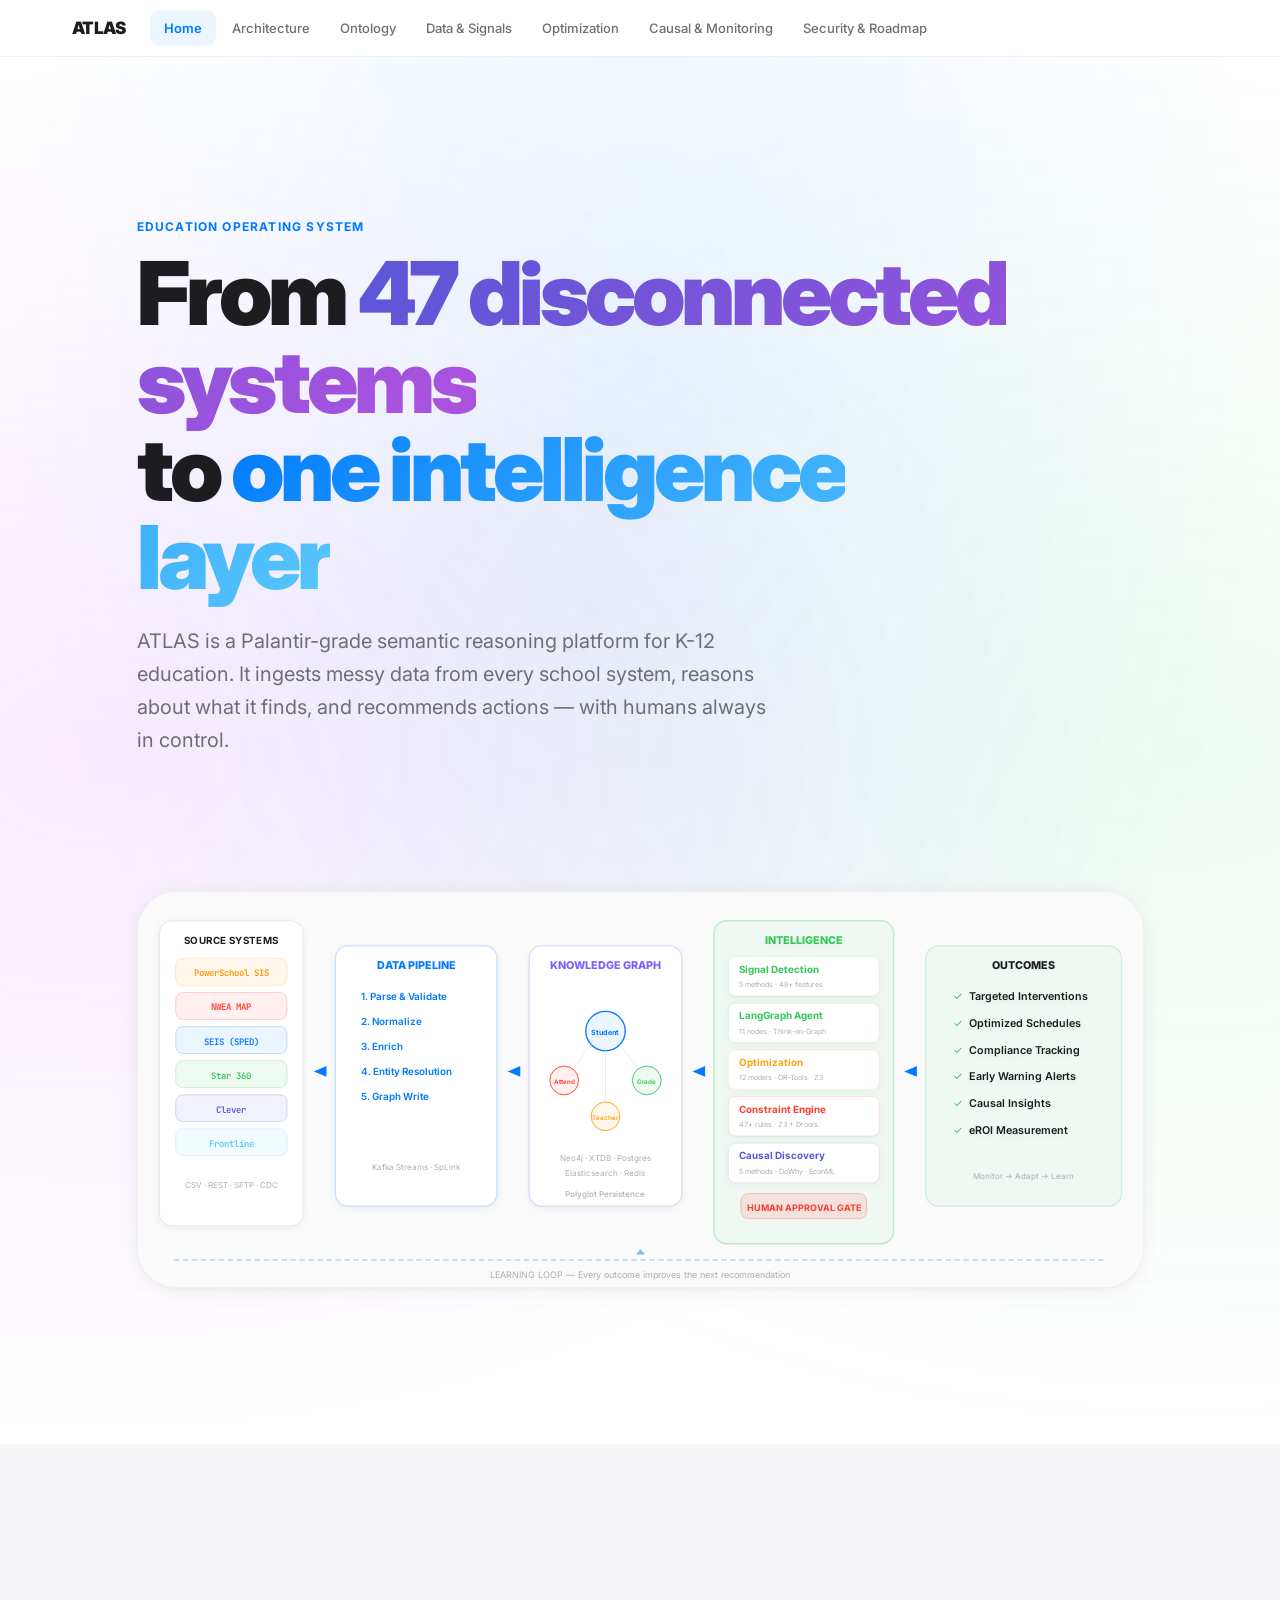
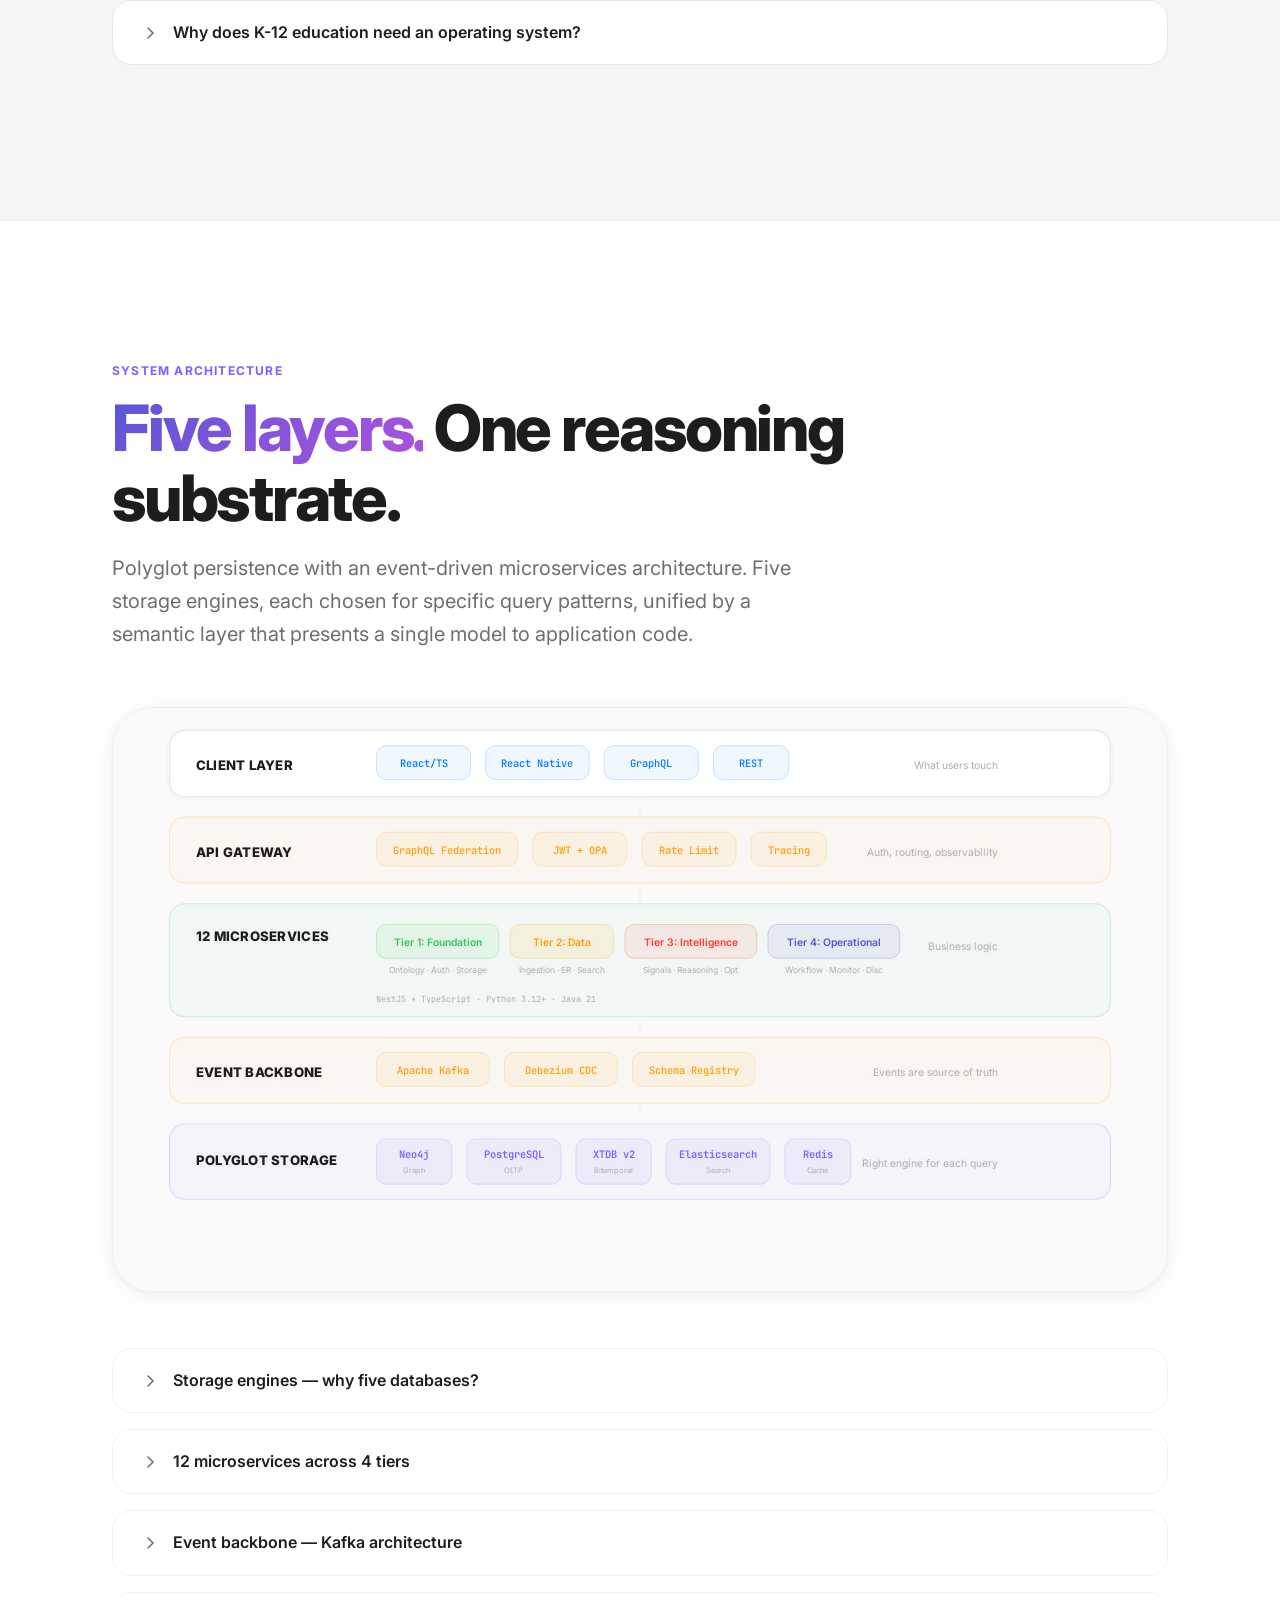
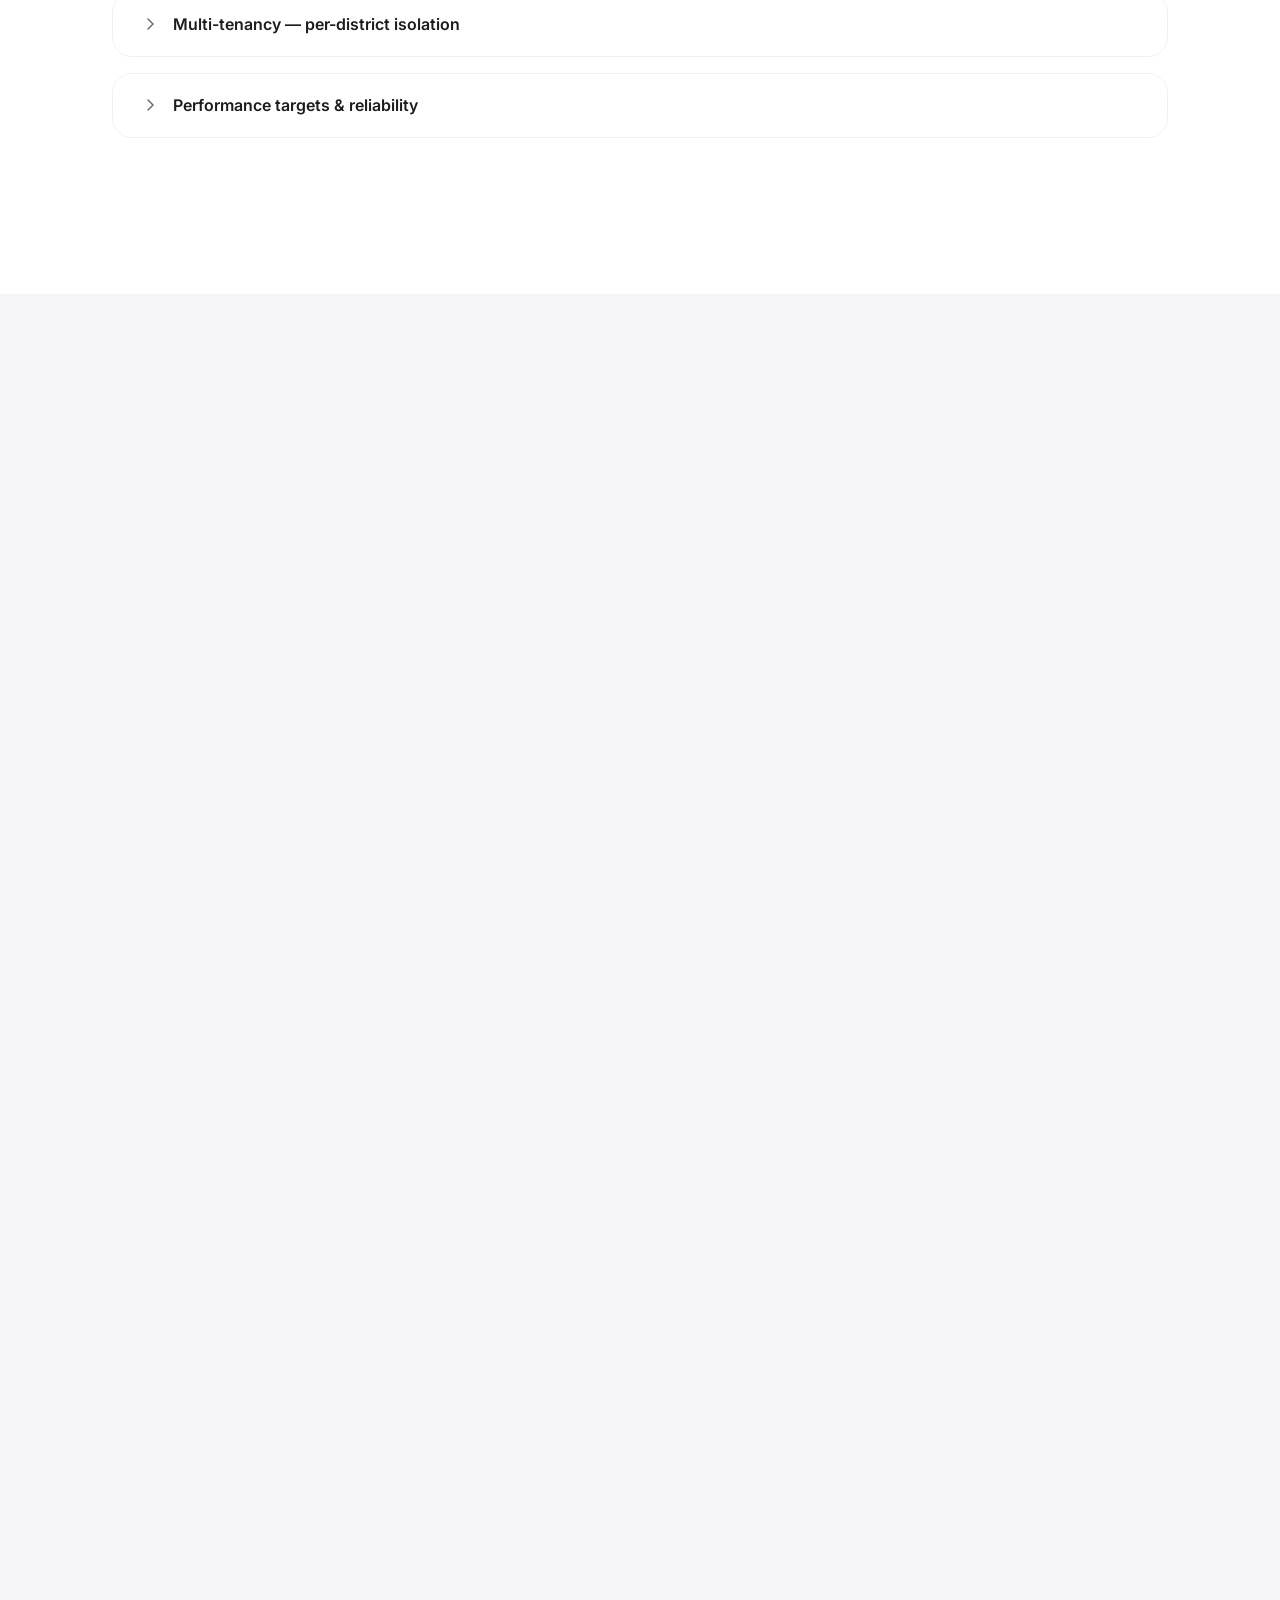
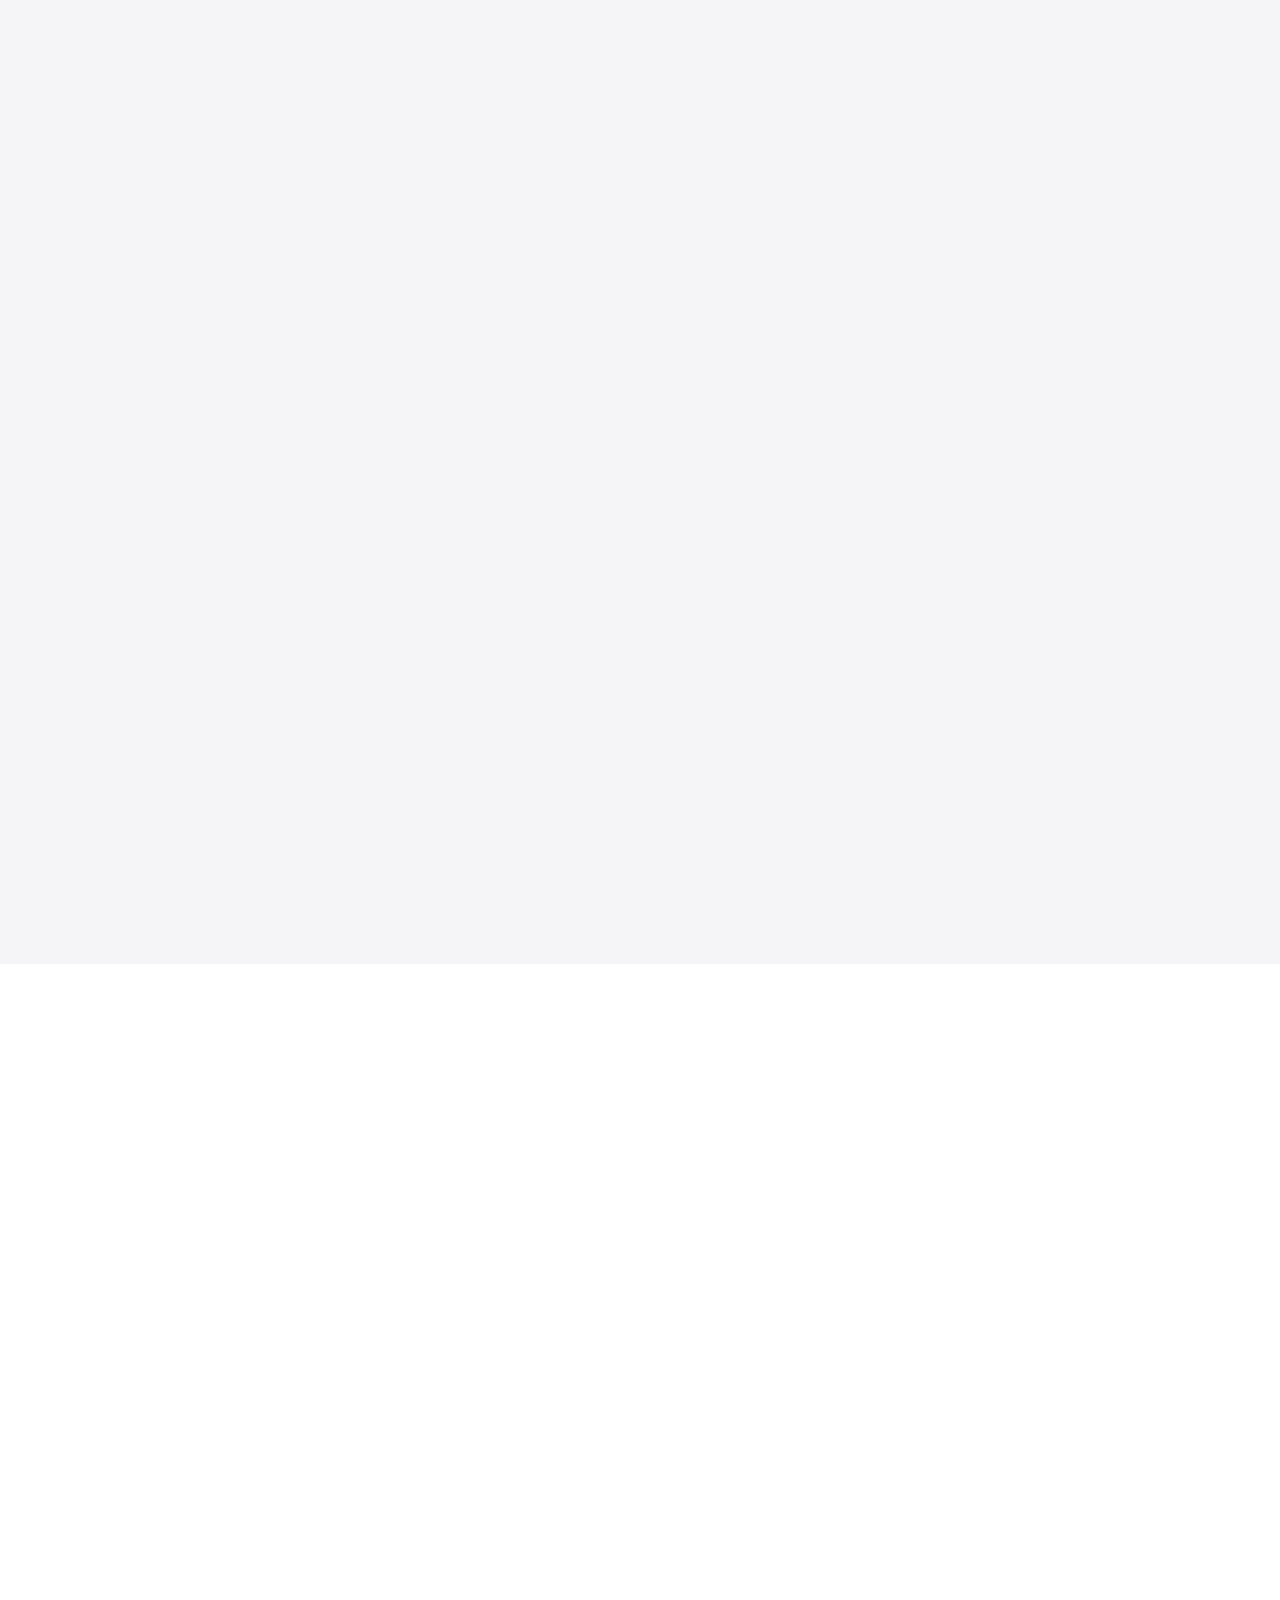
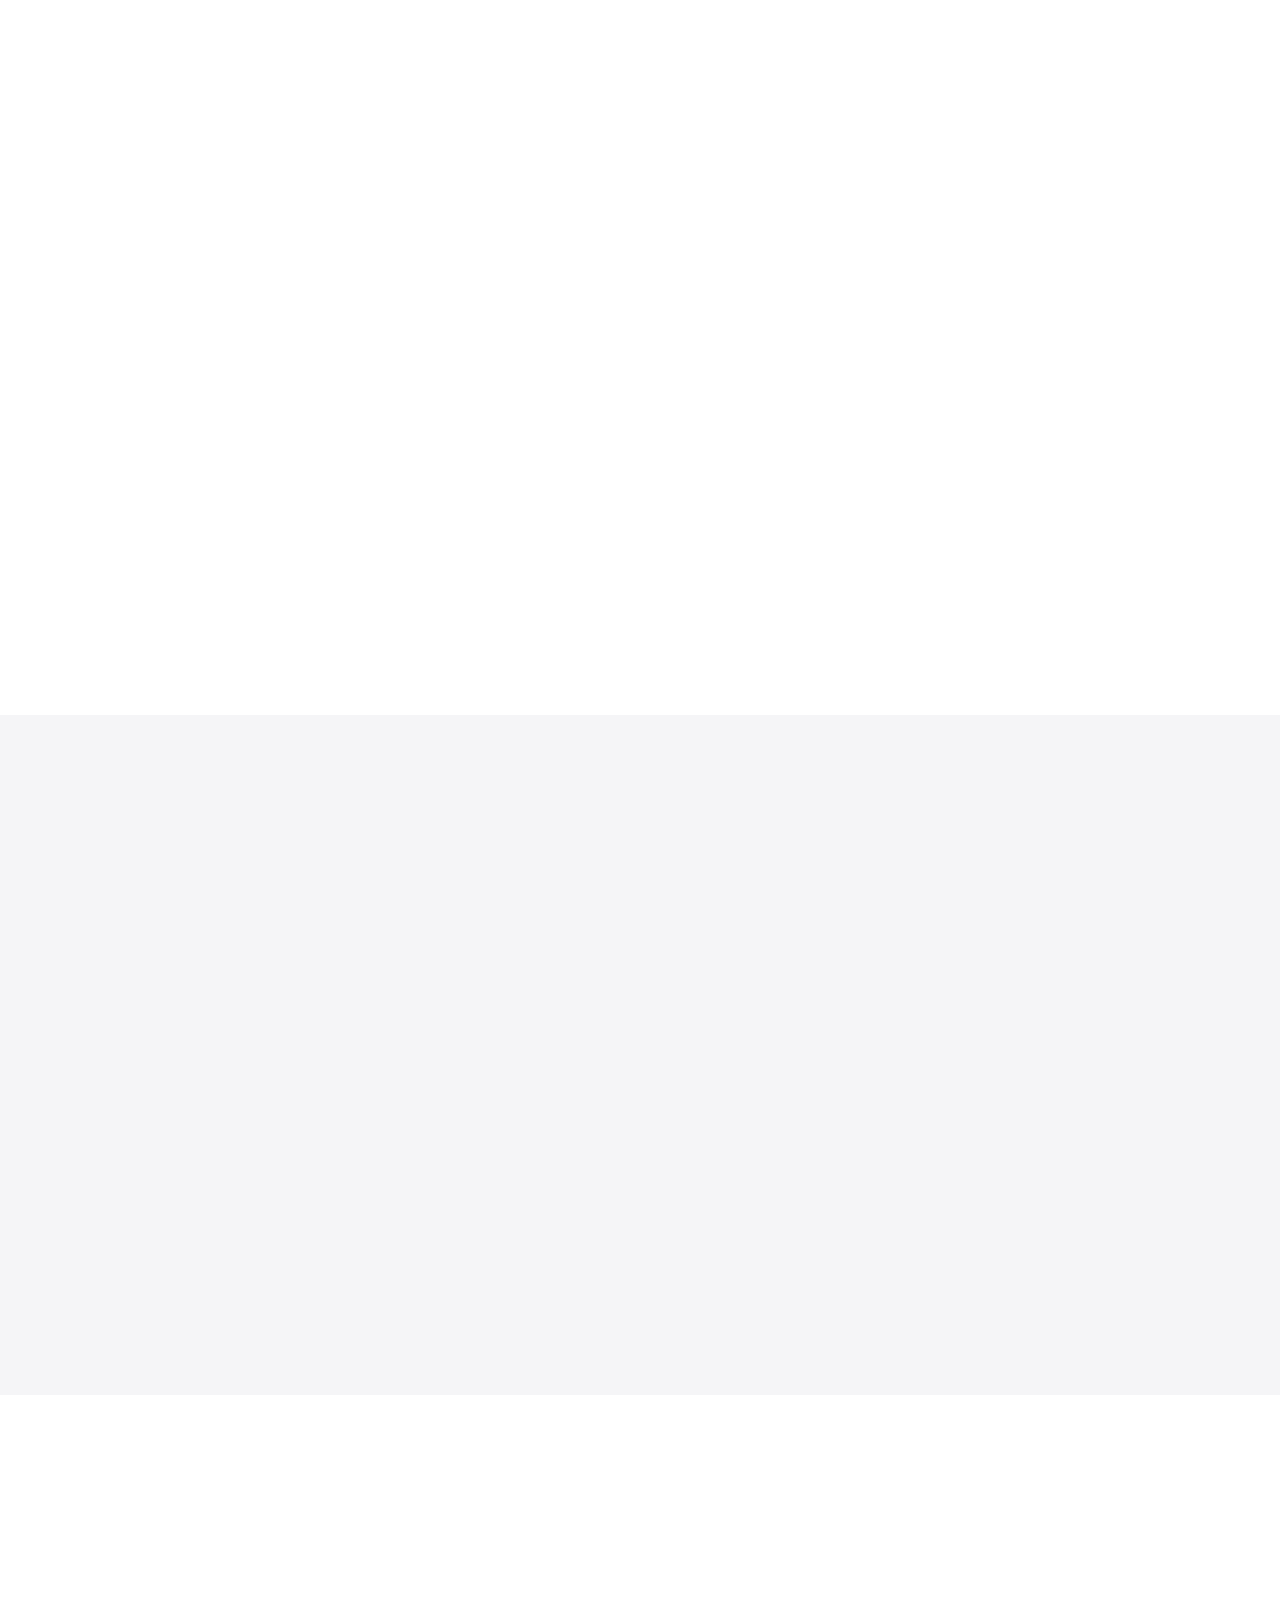
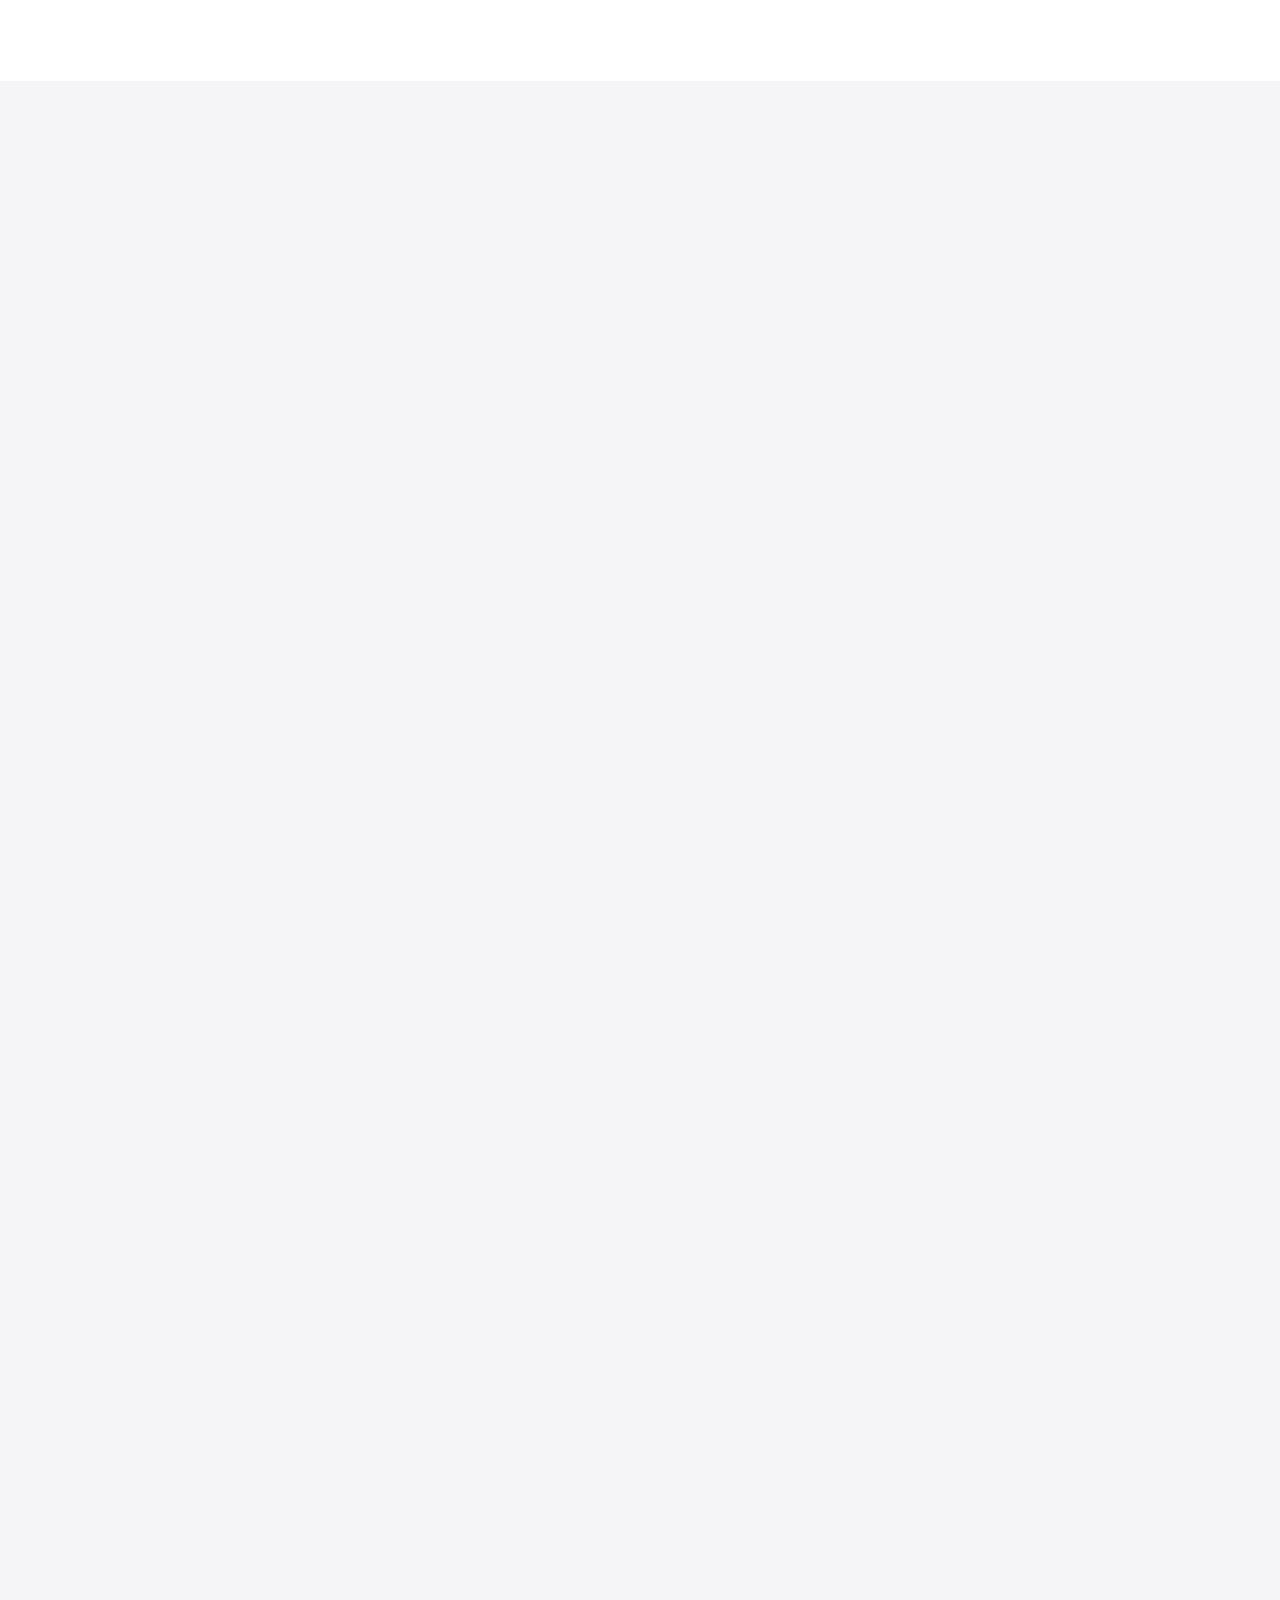
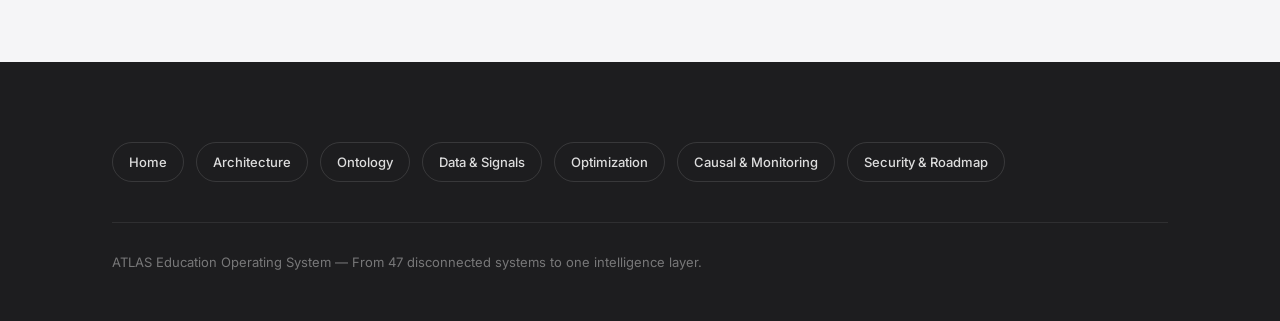
<file: index.html>
<!DOCTYPE html>
<html lang="en">
<head>
<meta charset="UTF-8">
<meta name="viewport" content="width=device-width, initial-scale=1.0">
<title>ATLAS — Education Operating System</title>
<meta name="description" content="ATLAS is a Palantir-grade semantic reasoning platform for K-12 education. It ingests messy data from every school system, reasons about what it finds, and recommends actions — with humans always in control.">
<link rel="stylesheet" href="atlas-design-system.css">
</head>
<body>
<a href="#main" class="skip-link">Skip to main content</a>
<div id="progress" style="width:0%"></div>

<!-- ═══════════════════════════ NAVIGATION ═══════════════════════════ -->
<nav>
<div class="nav-inner">
  <a href="index.html" class="nav-logo">ATLAS</a>
  <div class="nav-links">
    <a href="index.html" class="active">Home</a>
    <a href="architecture.html">Architecture</a>
    <a href="ontology.html">Ontology</a>
    <a href="data-intelligence.html">Data &amp; Signals</a>
    <a href="optimization.html">Optimization</a>
    <a href="causal-monitoring.html">Causal &amp; Monitoring</a>
    <a href="security-roadmap.html">Security &amp; Roadmap</a>
  </div>
  <button class="nav-hamburger" onclick="document.querySelector('.nav-links').classList.toggle('open')" aria-label="Menu">&#9776;</button>
</div>
</nav>

<!-- ═══════════════════════════ HERO ═══════════════════════════ -->
<main id="main">
<section class="hero" id="hero">
<div class="hero-bg" style="background:
  radial-gradient(ellipse at 20% 50%, rgba(191,90,242,.12) 0%, transparent 50%),
  radial-gradient(ellipse at 50% 30%, rgba(0,122,255,.08) 0%, transparent 50%),
  radial-gradient(ellipse at 80% 50%, rgba(52,199,89,.08) 0%, transparent 50%);"></div>
<div class="con">
  <p class="sec-label reveal" style="color:var(--blue)">Education Operating System</p>
  <h1 class="hero-title reveal reveal-d1" style="max-width:900px">
    From <span class="grad-purple">47 disconnected systems</span><br>
    to <span class="grad-blue">one intelligence layer</span>
  </h1>
  <p class="hero-sub reveal reveal-d2" style="max-width:640px">
    ATLAS is a Palantir-grade semantic reasoning platform for K-12 education. It ingests messy data from every school system, reasons about what it finds, and recommends actions &mdash; with humans always in control.
  </p>

  <!-- Stat badges -->
  <div class="pills reveal reveal-d3">
    <span class="mp" style="color:#007AFF;border:1.5px solid rgba(0,122,255,.25)">5 Storage Engines</span>
    <span class="mp" style="color:#FF3B30;border:1.5px solid rgba(255,59,48,.25)">12 Microservices</span>
    <span class="mp" style="color:#34C759;border:1.5px solid rgba(52,199,89,.25)">9 Operational Domains</span>
    <span class="mp" style="color:#FF9F0A;border:1.5px solid rgba(255,159,10,.25)">12 Optimization Models</span>
    <span class="mp" style="color:#FF3B30;border:1.5px solid rgba(255,59,48,.25)">48+ Learner Features</span>
    <span class="mp" style="color:#007AFF;border:1.5px solid rgba(0,122,255,.25)">5 Causal Methods</span>
  </div>

  <!-- System Architecture Flow Diagram -->
  <div class="dia dia-hero reveal reveal-d4" style="margin-top:56px">
    <svg viewBox="0 0 1120 440" xmlns="http://www.w3.org/2000/svg">
      <defs>
        <filter id="ds"><feDropShadow dx="0" dy="2" stdDeviation="4" flood-opacity=".06"/></filter>
      </defs>
      <rect width="1120" height="440" fill="#FAFAFA" rx="0"/>

      <!-- SOURCE SYSTEMS -->
      <g filter="url(#ds)">
        <rect x="24" y="32" width="160" height="340" rx="14" fill="#FFF" stroke="#E8E8ED" stroke-width="1.2"/>
        <text x="104" y="58" text-anchor="middle" font-family="Inter" font-size="11" font-weight="700" fill="#1D1D1F" letter-spacing=".04em">SOURCE SYSTEMS</text>
        <rect x="42" y="74" width="124" height="30" rx="8" fill="rgba(255,149,0,.08)" stroke="rgba(255,149,0,.25)" stroke-width="1"/>
        <text x="104" y="94" text-anchor="middle" font-family="JetBrains Mono" font-size="10" font-weight="600" fill="#FF9500">PowerSchool SIS</text>
        <rect x="42" y="112" width="124" height="30" rx="8" fill="rgba(255,59,48,.08)" stroke="rgba(255,59,48,.25)" stroke-width="1"/>
        <text x="104" y="132" text-anchor="middle" font-family="JetBrains Mono" font-size="10" font-weight="600" fill="#FF3B30">NWEA MAP</text>
        <rect x="42" y="150" width="124" height="30" rx="8" fill="rgba(0,122,255,.08)" stroke="rgba(0,122,255,.25)" stroke-width="1"/>
        <text x="104" y="170" text-anchor="middle" font-family="JetBrains Mono" font-size="10" font-weight="600" fill="#007AFF">SEIS (SPED)</text>
        <rect x="42" y="188" width="124" height="30" rx="8" fill="rgba(52,199,89,.08)" stroke="rgba(52,199,89,.25)" stroke-width="1"/>
        <text x="104" y="208" text-anchor="middle" font-family="JetBrains Mono" font-size="10" font-weight="600" fill="#34C759">Star 360</text>
        <rect x="42" y="226" width="124" height="30" rx="8" fill="rgba(88,86,214,.08)" stroke="rgba(88,86,214,.25)" stroke-width="1"/>
        <text x="104" y="246" text-anchor="middle" font-family="JetBrains Mono" font-size="10" font-weight="600" fill="#5856D6">Clever</text>
        <rect x="42" y="264" width="124" height="30" rx="8" fill="rgba(90,200,250,.08)" stroke="rgba(90,200,250,.25)" stroke-width="1"/>
        <text x="104" y="284" text-anchor="middle" font-family="JetBrains Mono" font-size="10" font-weight="600" fill="#5AC8FA">Frontline</text>
        <text x="104" y="330" text-anchor="middle" font-family="Inter" font-size="9" fill="#AEAEB2">CSV &middot; REST &middot; SFTP &middot; CDC</text>
      </g>

      <!-- Arrow 1 -->
      <polygon points="196,200 210,194 210,206" fill="#007AFF"/>

      <!-- DATA PIPELINE -->
      <g filter="url(#ds)">
        <rect x="220" y="60" width="180" height="290" rx="14" fill="#FFF" stroke="rgba(0,122,255,.2)" stroke-width="1.5"/>
        <text x="310" y="86" text-anchor="middle" font-family="Inter" font-size="12" font-weight="800" fill="#007AFF">DATA PIPELINE</text>
        <text x="248" y="120" font-family="Inter" font-size="11" font-weight="600" fill="#007AFF">1. Parse &amp; Validate</text>
        <text x="248" y="148" font-family="Inter" font-size="11" font-weight="600" fill="#007AFF">2. Normalize</text>
        <text x="248" y="176" font-family="Inter" font-size="11" font-weight="600" fill="#007AFF">3. Enrich</text>
        <text x="248" y="204" font-family="Inter" font-size="11" font-weight="600" fill="#007AFF">4. Entity Resolution</text>
        <text x="248" y="232" font-family="Inter" font-size="11" font-weight="600" fill="#007AFF">5. Graph Write</text>
        <text x="310" y="310" text-anchor="middle" font-family="Inter" font-size="9" fill="#AEAEB2">Kafka Streams &middot; SpLink</text>
      </g>

      <!-- Arrow 2 -->
      <polygon points="412,200 426,194 426,206" fill="#007AFF"/>

      <!-- KNOWLEDGE GRAPH -->
      <g filter="url(#ds)">
        <rect x="436" y="60" width="170" height="290" rx="14" fill="#FFF" stroke="rgba(123,97,255,.2)" stroke-width="1.5"/>
        <text x="521" y="86" text-anchor="middle" font-family="Inter" font-size="12" font-weight="800" fill="#7B61FF">KNOWLEDGE GRAPH</text>
        <!-- Graph visualization -->
        <circle cx="521" cy="155" r="22" fill="rgba(0,122,255,.08)" stroke="#007AFF" stroke-width="1.5"/>
        <text x="521" y="159" text-anchor="middle" font-family="Inter" font-size="8" font-weight="700" fill="#007AFF">Student</text>
        <circle cx="475" cy="210" r="16" fill="rgba(255,59,48,.08)" stroke="#FF3B30" stroke-width="1"/>
        <text x="475" y="214" text-anchor="middle" font-family="Inter" font-size="7" font-weight="600" fill="#FF3B30">Attend</text>
        <circle cx="567" cy="210" r="16" fill="rgba(52,199,89,.08)" stroke="#34C759" stroke-width="1"/>
        <text x="567" y="214" text-anchor="middle" font-family="Inter" font-size="7" font-weight="600" fill="#34C759">Grade</text>
        <circle cx="521" cy="250" r="16" fill="rgba(255,159,10,.08)" stroke="#FF9F0A" stroke-width="1"/>
        <text x="521" y="254" text-anchor="middle" font-family="Inter" font-size="7" font-weight="600" fill="#FF9F0A">Teacher</text>
        <line x1="505" y1="170" x2="485" y2="197" stroke="#E8E8ED" stroke-width="1"/>
        <line x1="537" y1="170" x2="557" y2="197" stroke="#E8E8ED" stroke-width="1"/>
        <line x1="521" y1="177" x2="521" y2="234" stroke="#E8E8ED" stroke-width="1"/>
        <text x="521" y="300" text-anchor="middle" font-family="Inter" font-size="9" fill="#AEAEB2">Neo4j &middot; XTDB &middot; Postgres</text>
        <text x="521" y="316" text-anchor="middle" font-family="Inter" font-size="9" fill="#AEAEB2">Elasticsearch &middot; Redis</text>
        <text x="521" y="340" text-anchor="middle" font-family="Inter" font-size="9" font-weight="500" fill="#AEAEB2">Polyglot Persistence</text>
      </g>

      <!-- Arrow 3 -->
      <polygon points="618,200 632,194 632,206" fill="#007AFF"/>

      <!-- INTELLIGENCE -->
      <g filter="url(#ds)">
        <rect x="642" y="32" width="200" height="360" rx="14" fill="rgba(52,199,89,.04)" stroke="rgba(52,199,89,.3)" stroke-width="1.5"/>
        <text x="742" y="58" text-anchor="middle" font-family="Inter" font-size="12" font-weight="800" fill="#34C759">INTELLIGENCE</text>
        <!-- Items -->
        <rect x="658" y="72" width="168" height="44" rx="8" fill="#FFF" stroke="rgba(52,199,89,.15)" stroke-width="1"/>
        <text x="670" y="90" font-family="Inter" font-size="11" font-weight="700" fill="#34C759">Signal Detection</text>
        <text x="670" y="106" font-family="Inter" font-size="8" fill="#AEAEB2">5 methods &middot; 48+ features</text>

        <rect x="658" y="124" width="168" height="44" rx="8" fill="#FFF" stroke="rgba(52,199,89,.15)" stroke-width="1"/>
        <text x="670" y="142" font-family="Inter" font-size="11" font-weight="700" fill="#34C759">LangGraph Agent</text>
        <text x="670" y="158" font-family="Inter" font-size="8" fill="#AEAEB2">11 nodes &middot; Think-on-Graph</text>

        <rect x="658" y="176" width="168" height="44" rx="8" fill="#FFF" stroke="rgba(255,159,10,.15)" stroke-width="1"/>
        <text x="670" y="194" font-family="Inter" font-size="11" font-weight="700" fill="#FF9F0A">Optimization</text>
        <text x="670" y="210" font-family="Inter" font-size="8" fill="#AEAEB2">12 models &middot; OR-Tools &middot; Z3</text>

        <rect x="658" y="228" width="168" height="44" rx="8" fill="#FFF" stroke="rgba(255,59,48,.15)" stroke-width="1"/>
        <text x="670" y="246" font-family="Inter" font-size="11" font-weight="700" fill="#FF3B30">Constraint Engine</text>
        <text x="670" y="262" font-family="Inter" font-size="8" fill="#AEAEB2">47+ rules &middot; Z3 + Drools</text>

        <rect x="658" y="280" width="168" height="44" rx="8" fill="#FFF" stroke="rgba(88,86,214,.15)" stroke-width="1"/>
        <text x="670" y="298" font-family="Inter" font-size="11" font-weight="700" fill="#5856D6">Causal Discovery</text>
        <text x="670" y="314" font-family="Inter" font-size="8" fill="#AEAEB2">5 methods &middot; DoWhy &middot; EconML</text>

        <!-- Human Approval Gate -->
        <rect x="672" y="336" width="140" height="28" rx="8" fill="rgba(255,59,48,.1)" stroke="rgba(255,59,48,.3)" stroke-width="1"/>
        <text x="742" y="355" text-anchor="middle" font-family="Inter" font-size="10" font-weight="700" fill="#FF3B30">HUMAN APPROVAL GATE</text>
      </g>

      <!-- Arrow 4 -->
      <polygon points="854,200 868,194 868,206" fill="#007AFF"/>

      <!-- OUTCOMES -->
      <g filter="url(#ds)">
        <rect x="878" y="60" width="218" height="290" rx="14" fill="rgba(52,199,89,.04)" stroke="rgba(52,199,89,.2)" stroke-width="1.5"/>
        <text x="987" y="86" text-anchor="middle" font-family="Inter" font-size="12" font-weight="800" fill="#1D1D1F">OUTCOMES</text>
        <text x="908" y="120" font-family="Inter" font-size="12" fill="#34C759">&#10003;</text>
        <text x="926" y="120" font-family="Inter" font-size="12" font-weight="600" fill="#1D1D1F">Targeted Interventions</text>
        <text x="908" y="150" font-family="Inter" font-size="12" fill="#34C759">&#10003;</text>
        <text x="926" y="150" font-family="Inter" font-size="12" font-weight="600" fill="#1D1D1F">Optimized Schedules</text>
        <text x="908" y="180" font-family="Inter" font-size="12" fill="#34C759">&#10003;</text>
        <text x="926" y="180" font-family="Inter" font-size="12" font-weight="600" fill="#1D1D1F">Compliance Tracking</text>
        <text x="908" y="210" font-family="Inter" font-size="12" fill="#34C759">&#10003;</text>
        <text x="926" y="210" font-family="Inter" font-size="12" font-weight="600" fill="#1D1D1F">Early Warning Alerts</text>
        <text x="908" y="240" font-family="Inter" font-size="12" fill="#34C759">&#10003;</text>
        <text x="926" y="240" font-family="Inter" font-size="12" font-weight="600" fill="#1D1D1F">Causal Insights</text>
        <text x="908" y="270" font-family="Inter" font-size="12" fill="#34C759">&#10003;</text>
        <text x="926" y="270" font-family="Inter" font-size="12" font-weight="600" fill="#1D1D1F">eROI Measurement</text>
        <text x="987" y="320" text-anchor="middle" font-family="Inter" font-size="9" fill="#AEAEB2">Monitor &rarr; Adapt &rarr; Learn</text>
      </g>

      <!-- LEARNING LOOP -->
      <line x1="40" y1="410" x2="1080" y2="410" stroke="#007AFF" stroke-width="1.5" stroke-dasharray="6,4" opacity=".35"/>
      <polygon points="555,404 560,398 565,404" fill="#007AFF" opacity=".5"/>
      <text x="560" y="430" text-anchor="middle" font-family="Inter" font-size="10" fill="#AEAEB2">LEARNING LOOP &mdash; Every outcome improves the next recommendation</text>
    </svg>
  </div>
</div>
</section>

<!-- ═══════════════════════════ WHY AN OPERATING SYSTEM ═══════════════════════════ -->
<section class="section-alt" id="why">
<div class="con">
  <details class="deep reveal">
    <summary>Why does K-12 education need an operating system?</summary>
    <div class="deep-body">
      <p>A typical school district operates <strong>47 disconnected software systems</strong> &mdash; one for student information, another for assessments, another for special education, another for scheduling, another for behavior tracking, another for bus routing. Data lives in silos. A counselor wondering &ldquo;Is this student at risk?&rdquo; must manually check 6 different systems.</p>
      <p>The consequences are real: IEP service minutes go undelivered because the scheduling system doesn&rsquo;t know about the SPED system&rsquo;s requirements. A student&rsquo;s reading intervention isn&rsquo;t working, but nobody notices for months because the progress monitoring data doesn&rsquo;t connect to the intervention assignment system. A bus route change causes a student to arrive late to math &mdash; their fractions scores decline, but no system connects the cause to the effect.</p>
      <p>ATLAS solves this by creating a <strong>unified knowledge graph</strong> that connects everything: every student, teacher, course, assessment, intervention, schedule, bus route, and IEP obligation. Then it reasons about those connections using the same algorithmic approaches that transformed logistics, finance, and healthcare.</p>
      <div class="co" style="background:rgba(0,122,255,.05);border-color:#007AFF;margin-top:24px">
        <strong>Five architectural principles:</strong> (1) The ontology is the API &mdash; no direct database queries. (2) Events are the source of truth &mdash; current state is a materialized view. (3) Security is structural &mdash; access control on every graph traversal. (4) Intelligence is layered &mdash; deterministic algorithms first, ML/LLM augments. (5) Human authority is absolute &mdash; the system proposes, humans decide.
      </div>
    </div>
  </details>
</div>
</section>

<!-- ═══════════════════════════ SYSTEM ARCHITECTURE ═══════════════════════════ -->
<section id="architecture">
<div class="con">
  <p class="sec-label reveal" style="color:var(--purple)">System Architecture</p>
  <h2 class="sec-title reveal" style="max-width:900px">
    <span class="grad-purple">Five layers.</span> <span style="color:var(--tx)">One reasoning substrate.</span>
  </h2>
  <p class="sec-sub reveal" style="max-width:700px">
    Polyglot persistence with an event-driven microservices architecture. Five storage engines, each chosen for specific query patterns, unified by a semantic layer that presents a single model to application code.
  </p>

  <!-- Architecture Layers Diagram -->
  <div class="dia dia-hero reveal" style="margin-top:40px">
    <svg viewBox="0 0 1120 620" xmlns="http://www.w3.org/2000/svg">
      <defs>
        <filter id="ds2"><feDropShadow dx="0" dy="1" stdDeviation="3" flood-opacity=".05"/></filter>
      </defs>
      <rect width="1120" height="620" fill="#FAFAFA" rx="0"/>

      <!-- CLIENT LAYER -->
      <g filter="url(#ds2)">
        <rect x="60" y="24" width="1000" height="70" rx="16" fill="#FFF" stroke="#E8E8ED" stroke-width="1.2"/>
        <text x="88" y="66" font-family="Inter" font-size="14" font-weight="800" fill="#1D1D1F" letter-spacing=".02em">CLIENT LAYER</text>
        <rect x="280" y="40" width="100" height="36" rx="10" fill="rgba(0,122,255,.06)" stroke="rgba(0,122,255,.2)" stroke-width="1"/>
        <text x="330" y="63" text-anchor="middle" font-family="JetBrains Mono" font-size="11" font-weight="500" fill="#007AFF">React/TS</text>
        <rect x="396" y="40" width="110" height="36" rx="10" fill="rgba(0,122,255,.06)" stroke="rgba(0,122,255,.2)" stroke-width="1"/>
        <text x="451" y="63" text-anchor="middle" font-family="JetBrains Mono" font-size="11" font-weight="500" fill="#007AFF">React Native</text>
        <rect x="522" y="40" width="100" height="36" rx="10" fill="rgba(0,122,255,.06)" stroke="rgba(0,122,255,.2)" stroke-width="1"/>
        <text x="572" y="63" text-anchor="middle" font-family="JetBrains Mono" font-size="11" font-weight="500" fill="#007AFF">GraphQL</text>
        <rect x="638" y="40" width="80" height="36" rx="10" fill="rgba(0,122,255,.06)" stroke="rgba(0,122,255,.2)" stroke-width="1"/>
        <text x="678" y="63" text-anchor="middle" font-family="JetBrains Mono" font-size="11" font-weight="500" fill="#007AFF">REST</text>
        <text x="940" y="65" text-anchor="end" font-family="Inter" font-size="11" fill="#AEAEB2">What users touch</text>
      </g>

      <!-- API GATEWAY -->
      <g filter="url(#ds2)">
        <rect x="60" y="116" width="1000" height="70" rx="16" fill="rgba(255,159,10,.03)" stroke="rgba(255,159,10,.2)" stroke-width="1.2"/>
        <text x="88" y="158" font-family="Inter" font-size="14" font-weight="800" fill="#1D1D1F" letter-spacing=".02em">API GATEWAY</text>
        <rect x="280" y="132" width="150" height="36" rx="10" fill="rgba(255,159,10,.06)" stroke="rgba(255,159,10,.2)" stroke-width="1"/>
        <text x="355" y="155" text-anchor="middle" font-family="JetBrains Mono" font-size="11" font-weight="500" fill="#FF9F0A">GraphQL Federation</text>
        <rect x="446" y="132" width="100" height="36" rx="10" fill="rgba(255,159,10,.06)" stroke="rgba(255,159,10,.2)" stroke-width="1"/>
        <text x="496" y="155" text-anchor="middle" font-family="JetBrains Mono" font-size="11" font-weight="500" fill="#FF9F0A">JWT + OPA</text>
        <rect x="562" y="132" width="100" height="36" rx="10" fill="rgba(255,159,10,.06)" stroke="rgba(255,159,10,.2)" stroke-width="1"/>
        <text x="612" y="155" text-anchor="middle" font-family="JetBrains Mono" font-size="11" font-weight="500" fill="#FF9F0A">Rate Limit</text>
        <rect x="678" y="132" width="80" height="36" rx="10" fill="rgba(255,159,10,.06)" stroke="rgba(255,159,10,.2)" stroke-width="1"/>
        <text x="718" y="155" text-anchor="middle" font-family="JetBrains Mono" font-size="11" font-weight="500" fill="#FF9F0A">Tracing</text>
        <text x="940" y="157" text-anchor="end" font-family="Inter" font-size="11" fill="#AEAEB2">Auth, routing, observability</text>
      </g>

      <!-- 12 MICROSERVICES -->
      <g filter="url(#ds2)">
        <rect x="60" y="208" width="1000" height="120" rx="16" fill="rgba(52,199,89,.03)" stroke="rgba(52,199,89,.2)" stroke-width="1.2"/>
        <text x="88" y="248" font-family="Inter" font-size="14" font-weight="800" fill="#1D1D1F" letter-spacing=".02em">12 MICROSERVICES</text>
        <!-- Tier pills -->
        <rect x="280" y="230" width="130" height="36" rx="10" fill="rgba(52,199,89,.08)" stroke="rgba(52,199,89,.25)" stroke-width="1"/>
        <text x="345" y="253" text-anchor="middle" font-family="Inter" font-size="11" font-weight="600" fill="#34C759">Tier 1: Foundation</text>
        <rect x="422" y="230" width="110" height="36" rx="10" fill="rgba(255,159,10,.08)" stroke="rgba(255,159,10,.25)" stroke-width="1"/>
        <text x="477" y="253" text-anchor="middle" font-family="Inter" font-size="11" font-weight="600" fill="#FF9F0A">Tier 2: Data</text>
        <rect x="544" y="230" width="140" height="36" rx="10" fill="rgba(255,59,48,.08)" stroke="rgba(255,59,48,.25)" stroke-width="1"/>
        <text x="614" y="253" text-anchor="middle" font-family="Inter" font-size="11" font-weight="600" fill="#FF3B30">Tier 3: Intelligence</text>
        <rect x="696" y="230" width="140" height="36" rx="10" fill="rgba(88,86,214,.08)" stroke="rgba(88,86,214,.25)" stroke-width="1"/>
        <text x="766" y="253" text-anchor="middle" font-family="Inter" font-size="11" font-weight="600" fill="#5856D6">Tier 4: Operational</text>
        <!-- Sub-labels -->
        <text x="345" y="282" text-anchor="middle" font-family="Inter" font-size="9" fill="#AEAEB2">Ontology &middot; Auth &middot; Storage</text>
        <text x="477" y="282" text-anchor="middle" font-family="Inter" font-size="9" fill="#AEAEB2">Ingestion &middot; ER &middot; Search</text>
        <text x="614" y="282" text-anchor="middle" font-family="Inter" font-size="9" fill="#AEAEB2">Signals &middot; Reasoning &middot; Opt</text>
        <text x="766" y="282" text-anchor="middle" font-family="Inter" font-size="9" fill="#AEAEB2">Workflow &middot; Monitor &middot; Disc</text>
        <text x="940" y="257" text-anchor="end" font-family="Inter" font-size="11" fill="#AEAEB2">Business logic</text>
        <text x="280" y="312" font-family="JetBrains Mono" font-size="9" fill="#AEAEB2">NestJS + TypeScript &middot; Python 3.12+ &middot; Java 21</text>
      </g>

      <!-- EVENT BACKBONE -->
      <g filter="url(#ds2)">
        <rect x="60" y="350" width="1000" height="70" rx="16" fill="rgba(255,159,10,.03)" stroke="rgba(255,159,10,.2)" stroke-width="1.2"/>
        <text x="88" y="392" font-family="Inter" font-size="14" font-weight="800" fill="#1D1D1F" letter-spacing=".02em">EVENT BACKBONE</text>
        <rect x="280" y="366" width="120" height="36" rx="10" fill="rgba(255,159,10,.06)" stroke="rgba(255,159,10,.2)" stroke-width="1"/>
        <text x="340" y="389" text-anchor="middle" font-family="JetBrains Mono" font-size="11" font-weight="500" fill="#FF9F0A">Apache Kafka</text>
        <rect x="416" y="366" width="120" height="36" rx="10" fill="rgba(255,159,10,.06)" stroke="rgba(255,159,10,.2)" stroke-width="1"/>
        <text x="476" y="389" text-anchor="middle" font-family="JetBrains Mono" font-size="11" font-weight="500" fill="#FF9F0A">Debezium CDC</text>
        <rect x="552" y="366" width="130" height="36" rx="10" fill="rgba(255,159,10,.06)" stroke="rgba(255,159,10,.2)" stroke-width="1"/>
        <text x="617" y="389" text-anchor="middle" font-family="JetBrains Mono" font-size="11" font-weight="500" fill="#FF9F0A">Schema Registry</text>
        <text x="940" y="391" text-anchor="end" font-family="Inter" font-size="11" fill="#AEAEB2">Events are source of truth</text>
      </g>

      <!-- POLYGLOT STORAGE -->
      <g filter="url(#ds2)">
        <rect x="60" y="442" width="1000" height="80" rx="16" fill="rgba(123,97,255,.03)" stroke="rgba(123,97,255,.2)" stroke-width="1.2"/>
        <text x="88" y="486" font-family="Inter" font-size="14" font-weight="800" fill="#1D1D1F" letter-spacing=".02em">POLYGLOT STORAGE</text>
        <!-- DB pills -->
        <rect x="280" y="458" width="80" height="48" rx="10" fill="rgba(123,97,255,.06)" stroke="rgba(123,97,255,.2)" stroke-width="1"/>
        <text x="320" y="478" text-anchor="middle" font-family="JetBrains Mono" font-size="11" font-weight="600" fill="#7B61FF">Neo4j</text>
        <text x="320" y="494" text-anchor="middle" font-family="Inter" font-size="8" fill="#AEAEB2">Graph</text>
        <rect x="376" y="458" width="100" height="48" rx="10" fill="rgba(123,97,255,.06)" stroke="rgba(123,97,255,.2)" stroke-width="1"/>
        <text x="426" y="478" text-anchor="middle" font-family="JetBrains Mono" font-size="11" font-weight="600" fill="#7B61FF">PostgreSQL</text>
        <text x="426" y="494" text-anchor="middle" font-family="Inter" font-size="8" fill="#AEAEB2">OLTP</text>
        <rect x="492" y="458" width="80" height="48" rx="10" fill="rgba(123,97,255,.06)" stroke="rgba(123,97,255,.2)" stroke-width="1"/>
        <text x="532" y="478" text-anchor="middle" font-family="JetBrains Mono" font-size="11" font-weight="600" fill="#7B61FF">XTDB v2</text>
        <text x="532" y="494" text-anchor="middle" font-family="Inter" font-size="8" fill="#AEAEB2">Bitemporal</text>
        <rect x="588" y="458" width="110" height="48" rx="10" fill="rgba(123,97,255,.06)" stroke="rgba(123,97,255,.2)" stroke-width="1"/>
        <text x="643" y="478" text-anchor="middle" font-family="JetBrains Mono" font-size="11" font-weight="600" fill="#7B61FF">Elasticsearch</text>
        <text x="643" y="494" text-anchor="middle" font-family="Inter" font-size="8" fill="#AEAEB2">Search</text>
        <rect x="714" y="458" width="70" height="48" rx="10" fill="rgba(123,97,255,.06)" stroke="rgba(123,97,255,.2)" stroke-width="1"/>
        <text x="749" y="478" text-anchor="middle" font-family="JetBrains Mono" font-size="11" font-weight="600" fill="#7B61FF">Redis</text>
        <text x="749" y="494" text-anchor="middle" font-family="Inter" font-size="8" fill="#AEAEB2">Cache</text>
        <text x="940" y="488" text-anchor="end" font-family="Inter" font-size="11" fill="#AEAEB2">Right engine for each query</text>
      </g>

      <!-- Connecting dashes between layers -->
      <line x1="560" y1="94" x2="560" y2="116" stroke="#E8E8ED" stroke-width="1" stroke-dasharray="3,3"/>
      <line x1="560" y1="186" x2="560" y2="208" stroke="#E8E8ED" stroke-width="1" stroke-dasharray="3,3"/>
      <line x1="560" y1="328" x2="560" y2="350" stroke="#E8E8ED" stroke-width="1" stroke-dasharray="3,3"/>
      <line x1="560" y1="420" x2="560" y2="442" stroke="#E8E8ED" stroke-width="1" stroke-dasharray="3,3"/>
    </svg>
  </div>

  <!-- Storage Engines Accordion -->
  <details class="deep reveal" style="margin-top:32px">
    <summary>Storage engines &mdash; why five databases?</summary>
    <div class="deep-body">
      <p>No single database handles graph traversal, full-text search, bitemporal queries, OLTP transactions, and sub-millisecond caching equally well. ATLAS picks the best tool for each job:</p>
      <table class="tbl">
        <thead>
          <tr><th>Engine</th><th>Role</th><th>Why This One</th></tr>
        </thead>
        <tbody>
          <tr>
            <td><strong>Neo4j Enterprise 5.x</strong></td>
            <td>Graph store &mdash; relationships, 6+ hop traversals, GDS algorithms</td>
            <td>Index-free adjacency gives 10-50ms for multi-hop queries. Composite Databases for per-district sharding. 65+ GDS algorithms (Leiden, PageRank, FastRP embeddings).</td>
          </tr>
          <tr>
            <td><strong>PostgreSQL 16.x</strong></td>
            <td>Transactional OLTP &mdash; accounts, config, constraint registry</td>
            <td>ACID guarantees. Row-Level Security for tenant isolation. JSONB for flexible schema. SQL:2011 temporal tables.</td>
          </tr>
          <tr>
            <td><strong>XTDB v2</strong></td>
            <td>Bitemporal compliance &mdash; point-in-time reconstruction, audit</td>
            <td>Native bitemporality (valid-time + system-time) on ALL tables. Postgres wire protocol. Hot/cold storage via S3.</td>
          </tr>
          <tr>
            <td><strong>Elasticsearch 8.x</strong></td>
            <td>Search &mdash; full-text, faceted filtering, autocomplete</td>
            <td>Sub-50ms full-text search. Nested object queries. Index-per-tenant isolation.</td>
          </tr>
          <tr>
            <td><strong>Redis 7.x</strong></td>
            <td>Cache &mdash; results, sessions, rate limiting, pub/sub</td>
            <td>Sub-1ms reads. Pub/sub for event-driven cache invalidation.</td>
          </tr>
        </tbody>
      </table>
    </div>
  </details>

  <!-- 12 Microservices Accordion -->
  <details class="deep reveal">
    <summary>12 microservices across 4 tiers</summary>
    <div class="deep-body">
      <h4>Tier 1: Foundation (build first)</h4>
      <div style="display:flex;flex-direction:column;gap:16px;margin:12px 0 28px">
        <div style="display:flex;gap:14px;align-items:center;padding:12px 0;border-bottom:1px solid var(--border)">
          <div class="card-icon" style="background:rgba(0,122,255,.08);margin:0;width:44px;height:44px;font-size:18px;border-radius:12px;flex-shrink:0">&#128451;</div>
          <div><strong>Ontology Metadata Service</strong><br><span style="font-size:14px;color:var(--tx2)">Schema registry, entity type definitions, version control. PostgreSQL + Redis.</span></div>
        </div>
        <div style="display:flex;gap:14px;align-items:center;padding:12px 0;border-bottom:1px solid var(--border)">
          <div class="card-icon" style="background:rgba(255,159,10,.08);margin:0;width:44px;height:44px;font-size:18px;border-radius:12px;flex-shrink:0">&#128274;</div>
          <div><strong>Auth &amp; Security Service</strong><br><span style="font-size:14px;color:var(--tx2)">Authentication (Keycloak/Auth0), authorization (OPA), tenant management. PostgreSQL.</span></div>
        </div>
        <div style="display:flex;gap:14px;align-items:center;padding:12px 0;border-bottom:1px solid var(--border)">
          <div class="card-icon" style="background:rgba(123,97,255,.08);margin:0;width:44px;height:44px;font-size:18px;border-radius:12px;flex-shrink:0">&#128190;</div>
          <div><strong>Object Storage Service</strong><br><span style="font-size:14px;color:var(--tx2)">CRUD on ontology objects, graph writes, relationship management. Neo4j primary.</span></div>
        </div>
      </div>

      <h4>Tier 2: Data (build second)</h4>
      <div style="display:flex;flex-direction:column;gap:16px;margin:12px 0 28px">
        <div style="display:flex;gap:14px;align-items:center;padding:12px 0;border-bottom:1px solid var(--border)">
          <div class="card-icon" style="background:rgba(0,122,255,.08);margin:0;width:44px;height:44px;font-size:18px;border-radius:12px;flex-shrink:0">&#128230;</div>
          <div><strong>Ingestion Service</strong><br><span style="font-size:14px;color:var(--tx2)">Source system connectors, CDC consumers, batch ETL, raw data landing. Kafka Streams.</span></div>
        </div>
        <div style="display:flex;gap:14px;align-items:center;padding:12px 0;border-bottom:1px solid var(--border)">
          <div class="card-icon" style="background:rgba(52,199,89,.08);margin:0;width:44px;height:44px;font-size:18px;border-radius:12px;flex-shrink:0">&#128279;</div>
          <div><strong>Entity Resolution Service</strong><br><span style="font-size:14px;color:var(--tx2)">Splink matching pipeline, golden record construction, crossref management. Python + DuckDB.</span></div>
        </div>
        <div style="display:flex;gap:14px;align-items:center;padding:12px 0;border-bottom:1px solid var(--border)">
          <div class="card-icon" style="background:rgba(255,59,48,.08);margin:0;width:44px;height:44px;font-size:18px;border-radius:12px;flex-shrink:0">&#128269;</div>
          <div><strong>Search Service</strong><br><span style="font-size:14px;color:var(--tx2)">Full-text indexing, faceted filtering, autocomplete. Elasticsearch.</span></div>
        </div>
      </div>

      <h4>Tier 3: Intelligence (build third)</h4>
      <div style="display:flex;flex-direction:column;gap:16px;margin:12px 0 28px">
        <div style="display:flex;gap:14px;align-items:center;padding:12px 0;border-bottom:1px solid var(--border)">
          <div class="card-icon" style="background:rgba(88,86,214,.08);margin:0;width:44px;height:44px;font-size:18px;border-radius:12px;flex-shrink:0">&#128200;</div>
          <div><strong>Signal Detection Service</strong><br><span style="font-size:14px;color:var(--tx2)">Feature engineering, threshold/trend/anomaly/convergent/GNN detection, risk scoring. Python + LightGBM.</span></div>
        </div>
        <div style="display:flex;gap:14px;align-items:center;padding:12px 0;border-bottom:1px solid var(--border)">
          <div class="card-icon" style="background:rgba(255,159,10,.08);margin:0;width:44px;height:44px;font-size:18px;border-radius:12px;flex-shrink:0">&#129504;</div>
          <div><strong>Reasoning Service</strong><br><span style="font-size:14px;color:var(--tx2)">LLM agent orchestration, Think-on-Graph, Graph-RAG, explanation generation. Python + LangGraph.</span></div>
        </div>
        <div style="display:flex;gap:14px;align-items:center;padding:12px 0;border-bottom:1px solid var(--border)">
          <div class="card-icon" style="background:rgba(255,59,48,.08);margin:0;width:44px;height:44px;font-size:18px;border-radius:12px;flex-shrink:0">&#9881;</div>
          <div><strong>Constraint &amp; Optimization Service</strong><br><span style="font-size:14px;color:var(--tx2)">Z3 validation, OR-Tools scheduling, Timefold assignment, Drools rules. Python + Java.</span></div>
        </div>
      </div>

      <h4>Tier 4: Operational (build fourth)</h4>
      <div style="display:flex;flex-direction:column;gap:16px;margin:12px 0 0">
        <div style="display:flex;gap:14px;align-items:center;padding:12px 0;border-bottom:1px solid var(--border)">
          <div class="card-icon" style="background:rgba(52,199,89,.08);margin:0;width:44px;height:44px;font-size:18px;border-radius:12px;flex-shrink:0">&#128451;</div>
          <div><strong>Case &amp; Workflow Service</strong><br><span style="font-size:14px;color:var(--tx2)">Case state machine, task management, Playbook execution engine. NestJS.</span></div>
        </div>
        <div style="display:flex;gap:14px;align-items:center;padding:12px 0;border-bottom:1px solid var(--border)">
          <div class="card-icon" style="background:rgba(255,59,48,.08);margin:0;width:44px;height:44px;font-size:18px;border-radius:12px;flex-shrink:0">&#128200;</div>
          <div><strong>Monitoring &amp; Adaptation Service</strong><br><span style="font-size:14px;color:var(--tx2)">Bayesian projections, CUSUM monitoring, adaptation triggers, Impact Ledger. Python.</span></div>
        </div>
        <div style="display:flex;gap:14px;align-items:center;padding:12px 0">
          <div class="card-icon" style="background:rgba(123,97,255,.08);margin:0;width:44px;height:44px;font-size:18px;border-radius:12px;flex-shrink:0">&#128270;</div>
          <div><strong>Discovery Service</strong><br><span style="font-size:14px;color:var(--tx2)">Leiden community detection, GraMi subgraph mining, PrefixSpan temporal patterns, causal analysis. Python + Neo4j GDS.</span></div>
        </div>
      </div>
    </div>
  </details>

  <!-- Event Backbone Accordion -->
  <details class="deep reveal">
    <summary>Event backbone &mdash; Kafka architecture</summary>
    <div class="deep-body">
      <p>Apache Kafka (KRaft mode, 3.7+) serves as the central nervous system. Every state change produces events &mdash; CDC streams from source systems, domain events from mutations, audit events from access, provenance events from reasoning.</p>
      <h4>Communication Patterns</h4>
      <p><strong>Synchronous (GraphQL/gRPC):</strong> Client &rarr; API Gateway &rarr; Query/Action Service for user-facing operations. Service-to-service for constraint validation.</p>
      <p><strong>Asynchronous (Kafka):</strong> CDC from source systems &rarr; Ingestion Service. Domain events &rarr; all consumers. Signal detected &rarr; Case &amp; Workflow. Provenance &rarr; Audit + XTDB.</p>
      <h4>Topic Taxonomy</h4>
      <div style="background:#FAFAFA;border:1px solid var(--border);border-radius:12px;padding:20px;margin:16px 0;font-family:'JetBrains Mono',monospace;font-size:13px;line-height:2">
        <span>org_abc123.learner.assessment</span> &nbsp;&nbsp;<span style="color:var(--tx3)">// Assessment data events</span><br>
        <span>org_abc123.learner.attendance</span> &nbsp;&nbsp;<span style="color:var(--tx3)">// Attendance events</span><br>
        <span>org_abc123.case.state_changed</span> &nbsp;&nbsp;<span style="color:var(--tx3)">// Case lifecycle</span><br>
        <span>org_abc123.signal.detected</span> &nbsp;&nbsp;&nbsp;&nbsp;&nbsp;<span style="color:var(--tx3)">// Signal detection output</span><br>
        <span>org_abc123.action.approved</span> &nbsp;&nbsp;&nbsp;&nbsp;&nbsp;<span style="color:var(--tx3)">// Human-approved actions</span><br>
        <span>org_abc123.audit.access</span> &nbsp;&nbsp;&nbsp;&nbsp;&nbsp;&nbsp;&nbsp;&nbsp;<span style="color:var(--tx3)">// Access audit trail</span>
      </div>
      <p style="color:var(--tx2)">Confluent Schema Registry enforces Avro/Protobuf schema versioning on all events.</p>
    </div>
  </details>

  <!-- Multi-tenancy Accordion -->
  <details class="deep reveal">
    <summary>Multi-tenancy &mdash; per-district isolation</summary>
    <div class="deep-body">
      <p>Every piece of data carries a <code>tenantId</code> (format: <code>org_{uuid}</code>). The Query Service injects tenant filters at the query planning layer &mdash; application code never constructs unfiltered queries.</p>
      <table class="tbl">
        <thead>
          <tr><th>Engine</th><th>Isolation Method</th></tr>
        </thead>
        <tbody>
          <tr><td>Neo4j</td><td>Composite Database with per-tenant constituent databases</td></tr>
          <tr><td>PostgreSQL</td><td>Row-Level Security with <code>tenant_id</code> policies</td></tr>
          <tr><td>Kafka</td><td>Tenant-prefixed topics</td></tr>
          <tr><td>Elasticsearch</td><td>Index-per-tenant with filtered aliases</td></tr>
          <tr><td>Redis</td><td>Key prefixing ( <code>org_abc123:cache:learner:456</code> )</td></tr>
          <tr><td>XTDB</td><td>Tenant column with query-time filtering</td></tr>
        </tbody>
      </table>
      <div style="background:linear-gradient(135deg, rgba(123,97,255,.06), rgba(191,90,242,.08));border-left:4px solid #7B61FF;border-radius:0 16px 16px 0;padding:24px 28px;margin-top:24px">
        <p style="margin:0"><strong style="color:#7B61FF"><em>Institutional Context:</em></strong> Each tenant has an <code>InstitutionalContext</code> configuration driving which constraints, entity types, assessments, and reasoning behaviors are active &mdash; serving a 200-student Montessori school and an 80,000-student urban district with the same architecture.</p>
      </div>
    </div>
  </details>

  <!-- Performance Targets Accordion -->
  <details class="deep reveal">
    <summary>Performance targets &amp; reliability</summary>
    <div class="deep-body">
      <table class="tbl">
        <thead>
          <tr><th>Metric</th><th>Target</th></tr>
        </thead>
        <tbody>
          <tr><td>API response (p50 / p95 / p99)</td><td>&lt;100ms / &lt;500ms / &lt;2s</td></tr>
          <tr><td>Graph traversal (6-hop)</td><td>&lt;50ms</td></tr>
          <tr><td>Constraint validation (Z3)</td><td>&lt;100ms</td></tr>
          <tr><td>Signal detection (full district)</td><td>&lt;30 min</td></tr>
          <tr><td>Entity resolution (50K records)</td><td>&lt;5 min</td></tr>
          <tr><td>Search query</td><td>&lt;50ms</td></tr>
          <tr><td>System availability</td><td>99.9%</td></tr>
        </tbody>
      </table>
      <p style="color:var(--tx2);margin-top:20px"><strong style="color:var(--tx2)"><em>Disaster Recovery:</em></strong> RPO &lt;1 hour, RTO &lt;4 hours. Primary in us-east-1, warm standby in us-west-2. Monthly chaos engineering tests.</p>
    </div>
  </details>
</div>
</section>

<!-- ═══════════════════════════ SEMANTIC ONTOLOGY ═══════════════════════════ -->
<section class="section-alt" id="ontology-preview" style="padding:80px 0">
<div class="con">
  <p class="sec-label reveal" style="color:var(--green)">SEMANTIC ONTOLOGY</p>
  <h2 class="sec-title reveal">Everything connects to <span class="grad-green">the student</span></h2>
  <p class="sec-sub reveal" style="max-width:620px">Nine operational domains, hundreds of entities, thousands of relationships &mdash; all centered on the learner. The ontology isn&rsquo;t a database schema. It&rsquo;s a reasoning substrate where every traversal reveals insights no single system could produce alone.</p>

  <!-- Learner-Centered Knowledge Graph SVG -->
  <div class="card reveal" style="margin-top:48px;padding:48px 24px;overflow:visible">
    <svg viewBox="0 0 900 520" xmlns="http://www.w3.org/2000/svg" style="width:100%;max-width:900px;margin:0 auto;display:block">
      <!-- Connection lines (behind nodes) -->
      <!-- Behavioral -->
      <line x1="255" y1="148" x2="420" y2="250" stroke="#E8E8ED" stroke-width="1.2" stroke-dasharray="4,3"/>
      <text x="320" y="188" font-family="Inter" font-size="8" fill="#AEAEB2" transform="rotate(-25 320 188)">HAS_PROFILE</text>
      <!-- Instructional -->
      <line x1="430" y1="100" x2="450" y2="230" stroke="#E8E8ED" stroke-width="1.2" stroke-dasharray="4,3"/>
      <text x="430" y="165" font-family="Inter" font-size="8" fill="#AEAEB2" transform="rotate(-80 430 165)">ENROLLED_IN</text>
      <!-- People -->
      <line x1="630" y1="135" x2="500" y2="250" stroke="#E8E8ED" stroke-width="1.2" stroke-dasharray="4,3"/>
      <text x="580" y="180" font-family="Inter" font-size="8" fill="#AEAEB2" transform="rotate(25 580 180)">ASSIGNED_TO</text>
      <!-- Intervention -->
      <line x1="200" y1="290" x2="400" y2="280" stroke="#FF9F0A" stroke-width="1" stroke-dasharray="4,3" opacity=".5"/>
      <text x="290" y="278" font-family="Inter" font-size="8" fill="#FF9F0A">RECEIVES_SERVICE</text>
      <!-- Assessment -->
      <line x1="680" y1="280" x2="510" y2="270" stroke="#FF9F0A" stroke-width="1" stroke-dasharray="4,3" opacity=".5"/>
      <text x="600" y="268" font-family="Inter" font-size="8" fill="#AEAEB2">ASSESSED_BY</text>
      <!-- Finance -->
      <line x1="260" y1="395" x2="420" y2="310" stroke="#E8E8ED" stroke-width="1.2" stroke-dasharray="4,3"/>
      <text x="320" y="358" font-family="Inter" font-size="8" fill="#AEAEB2" transform="rotate(30 320 358)">FUNDED_BY</text>
      <!-- Time & Space -->
      <line x1="450" y1="430" x2="455" y2="320" stroke="#34C759" stroke-width="1" stroke-dasharray="4,3" opacity=".5"/>
      <text x="440" y="375" font-family="Inter" font-size="8" fill="#AEAEB2" transform="rotate(-85 440 375)">MEETS_IN</text>
      <!-- Support Plans -->
      <line x1="640" y1="390" x2="500" y2="310" stroke="#FF3B30" stroke-width="1" stroke-dasharray="4,3" opacity=".5"/>
      <text x="580" y="340" font-family="Inter" font-size="8" fill="#AEAEB2" transform="rotate(-30 580 340)">GOVERNED_BY</text>
      <!-- Governance -->
      <line x1="760" y1="350" x2="520" y2="290" stroke="#E8E8ED" stroke-width="1" stroke-dasharray="4,3"/>

      <!-- Central LEARNER node -->
      <circle cx="455" cy="275" r="52" fill="white" stroke="#5856D6" stroke-width="2.5"/>
      <text x="455" y="270" text-anchor="middle" font-family="Inter" font-size="14" font-weight="800" fill="#5856D6">LEARNER</text>
      <text x="455" y="290" text-anchor="middle" font-family="Inter" font-size="9" fill="#AEAEB2">Gravitational Center</text>

      <!-- Domain nodes -->
      <!-- Behavioral -->
      <rect x="180" y="105" width="130" height="58" rx="14" fill="white" stroke="#5856D6" stroke-width="1.5"/>
      <text x="245" y="130" text-anchor="middle" font-family="Inter" font-size="12" font-weight="700" fill="#5856D6">Behavioral</text>
      <text x="245" y="148" text-anchor="middle" font-family="Inter" font-size="9" fill="#AEAEB2">Incidents &middot; SEL</text>

      <!-- Instructional -->
      <rect x="365" y="48" width="140" height="58" rx="14" fill="white" stroke="#34C759" stroke-width="1.5"/>
      <text x="435" y="73" text-anchor="middle" font-family="Inter" font-size="12" font-weight="700" fill="#34C759">Instructional</text>
      <text x="435" y="91" text-anchor="middle" font-family="Inter" font-size="9" fill="#AEAEB2">Courses &middot; Standards</text>

      <!-- People -->
      <rect x="575" y="90" width="120" height="58" rx="14" fill="white" stroke="#007AFF" stroke-width="1.5"/>
      <text x="635" y="115" text-anchor="middle" font-family="Inter" font-size="12" font-weight="700" fill="#007AFF">People</text>
      <text x="635" y="133" text-anchor="middle" font-family="Inter" font-size="9" fill="#AEAEB2">Staff &middot; Guardians</text>

      <!-- Intervention -->
      <rect x="100" y="250" width="140" height="58" rx="14" fill="white" stroke="#FF3B30" stroke-width="1.5"/>
      <text x="170" y="275" text-anchor="middle" font-family="Inter" font-size="12" font-weight="700" fill="#FF3B30">Intervention</text>
      <text x="170" y="293" text-anchor="middle" font-family="Inter" font-size="9" fill="#AEAEB2">Programs &middot; Services</text>

      <!-- Assessment -->
      <rect x="620" y="240" width="140" height="58" rx="14" fill="white" stroke="#FF9F0A" stroke-width="1.5"/>
      <text x="690" y="265" text-anchor="middle" font-family="Inter" font-size="12" font-weight="700" fill="#FF9F0A">Assessment</text>
      <text x="690" y="283" text-anchor="middle" font-family="Inter" font-size="9" fill="#AEAEB2">Scores &middot; Growth</text>

      <!-- Finance -->
      <rect x="180" y="370" width="130" height="58" rx="14" fill="white" stroke="#34C759" stroke-width="1.5"/>
      <text x="245" y="395" text-anchor="middle" font-family="Inter" font-size="12" font-weight="700" fill="#34C759">Finance</text>
      <text x="245" y="413" text-anchor="middle" font-family="Inter" font-size="9" fill="#AEAEB2">Budget &middot; Funding</text>

      <!-- Time & Space -->
      <rect x="380" y="420" width="140" height="58" rx="14" fill="white" stroke="#FF3B30" stroke-width="1.5"/>
      <text x="450" y="445" text-anchor="middle" font-family="Inter" font-size="12" font-weight="700" fill="#FF3B30">Time &amp; Space</text>
      <text x="450" y="463" text-anchor="middle" font-family="Inter" font-size="9" fill="#AEAEB2">Schedule &middot; Facilities</text>

      <!-- Support Plans -->
      <rect x="580" y="365" width="140" height="58" rx="14" fill="white" stroke="#FF3B30" stroke-width="1.5"/>
      <text x="650" y="390" text-anchor="middle" font-family="Inter" font-size="12" font-weight="700" fill="#FF3B30">Support Plans</text>
      <text x="650" y="408" text-anchor="middle" font-family="Inter" font-size="9" fill="#AEAEB2">IEP &middot; 504 &middot; MTSS</text>

      <!-- Governance -->
      <rect x="700" y="325" width="130" height="52" rx="14" fill="white" stroke="#8E8E93" stroke-width="1.2"/>
      <text x="765" y="347" text-anchor="middle" font-family="Inter" font-size="12" font-weight="700" fill="#636366">Governance</text>
      <text x="765" y="365" text-anchor="middle" font-family="Inter" font-size="9" fill="#AEAEB2">Compliance &middot; Audit</text>
    </svg>
  </div>

  <!-- 9 Domain Cards -->
  <div class="g3 reveal" style="margin-top:40px">
    <div class="card" style="padding:28px">
      <div class="card-icon" style="background:rgba(52,199,89,.08);font-size:22px">&#128218;</div>
      <h3 style="font-size:18px;margin:12px 0 8px">Instructional Program</h3>
      <p style="font-size:14px;color:var(--tx2);line-height:1.6">Courses, sections, curricular frameworks (Common Core to Montessori), assessment instruments, materials, pacing guides. Framework-agnostic &mdash; models the concept of structured learning.</p>
    </div>
    <div class="card" style="padding:28px">
      <div class="card-icon" style="background:rgba(0,122,255,.08);font-size:22px">&#128101;</div>
      <h3 style="font-size:18px;margin:12px 0 8px">People</h3>
      <p style="font-size:14px;color:var(--tx2);line-height:1.6">Staff (teachers, counselors, therapists), guardians, households. Certifications, caseloads, contractual obligations, expertise areas. Every role relationship is a graph edge.</p>
    </div>
    <div class="card" style="padding:28px">
      <div class="card-icon" style="background:rgba(123,97,255,.08);font-size:22px">&#128202;</div>
      <h3 style="font-size:18px;margin:12px 0 8px">Assessment</h3>
      <p style="font-size:14px;color:var(--tx2);line-height:1.6">Every formal and informal assessment event &mdash; MAP, DIBELS, state tests, teacher-created, observational. Subdomain scores, accommodations, psychometric properties, validity flags.</p>
    </div>
    <div class="card" style="padding:28px">
      <div class="card-icon" style="background:rgba(255,59,48,.08);font-size:22px">&#128196;</div>
      <h3 style="font-size:18px;margin:12px 0 8px">Support Plans</h3>
      <p style="font-size:14px;color:var(--tx2);line-height:1.6">IEPs, 504 plans, intervention plans, gifted service plans, EL plans, BIPs. Goals, service obligations, accommodations, progress monitoring, compliance deadlines.</p>
    </div>
    <div class="card" style="padding:28px">
      <div class="card-icon" style="background:rgba(88,86,214,.08);font-size:22px">&#128336;</div>
      <h3 style="font-size:18px;margin:12px 0 8px">Time &amp; Space</h3>
      <p style="font-size:14px;color:var(--tx2);line-height:1.6">Bell schedules, calendar, facilities, rooms, capacities. Schedule blocks that connect courses to teachers to rooms to time slots.</p>
    </div>
    <div class="card" style="padding:28px">
      <div class="card-icon" style="background:rgba(0,122,255,.08);font-size:22px">&#128176;</div>
      <h3 style="font-size:18px;margin:12px 0 8px">Finance</h3>
      <p style="font-size:14px;color:var(--tx2);line-height:1.6">Budgets, funding sources (Title I, IDEA, grants), expenditure tracking, cost per student, program cost allocation via Ingredients Method.</p>
    </div>
    <div class="card" style="padding:28px">
      <div class="card-icon" style="background:rgba(255,159,10,.08);font-size:22px">&#128170;</div>
      <h3 style="font-size:18px;margin:12px 0 8px">Intervention</h3>
      <p style="font-size:14px;color:var(--tx2);line-height:1.6">Programs, evidence base ratings, assignment matching, dosage tracking, fidelity monitoring, outcome measurement.</p>
    </div>
    <div class="card" style="padding:28px">
      <div class="card-icon" style="background:rgba(255,204,0,.12);font-size:22px">&#128161;</div>
      <h3 style="font-size:18px;margin:12px 0 8px">Behavioral &amp; SEL</h3>
      <p style="font-size:14px;color:var(--tx2);line-height:1.6">Behavior events (positive and negative), PBIS points, SEL assessments (DESSA, SAEBRS), engagement patterns, incident escalation tracking.</p>
    </div>
    <div class="card" style="padding:28px">
      <div class="card-icon" style="background:rgba(142,142,147,.08);font-size:22px">&#129523;</div>
      <h3 style="font-size:18px;margin:12px 0 8px">Governance</h3>
      <p style="font-size:14px;color:var(--tx2);line-height:1.6">Decision provenance (reified reasoning subgraphs), audit trails, compliance status, regulatory requirements, constraint catalog.</p>
    </div>
  </div>

  <!-- Complete Entity Catalog Accordion -->
  <details class="deep reveal" style="margin-top:32px">
    <summary>Complete entity catalog &mdash; Learner domain</summary>
    <div class="deep-body">
      <h4>Learner (central entity)</h4>
      <p>The gravitational center of the ontology. Not a database row &mdash; a rich, evolving, multi-dimensional representation of a student PK-12.</p>
      <table class="tbl">
        <thead>
          <tr><th>Property</th><th>Type</th><th>Description</th></tr>
        </thead>
        <tbody>
          <tr><td><code>learnerId</code></td><td>UUID</td><td>System-generated unique ID (not district local ID)</td></tr>
          <tr><td><code>externalIds[]</code></td><td>Array</td><td>Identity mappings to source systems (SIS ID, state ID, SPED ID, assessment platform ID). Entity resolution anchor.</td></tr>
          <tr><td><code>demographicProfile</code></td><td>Object</td><td>Age, grade level, enrollment date, language profile. Stored with purpose-limitation metadata per FERPA.</td></tr>
          <tr><td><code>programAssociations[]</code></td><td>Array</td><td>Current program memberships: SPED, gifted, EL, Title I, 504, McKinney-Vento, foster care. Each with effective dates and status.</td></tr>
          <tr><td><code>enrollmentHistory[]</code></td><td>Array</td><td>Chronological record of every school/program enrollment with entry/exit dates and reasons.</td></tr>
        </tbody>
      </table>

      <h4 style="margin-top:32px">LearnerAcademicProfile</h4>
      <table class="tbl">
        <thead>
          <tr><th>Property</th><th>Description</th></tr>
        </thead>
        <tbody>
          <tr><td><code>domainMasteryMap</code></td><td>Decomposed proficiency across every academic domain and subdomain. Not a single &quot;reading level&quot; but phonemic awareness, decoding, fluency, vocabulary, comprehension.</td></tr>
          <tr><td><code>assessmentHistory[]</code></td><td>Every assessment event linked to standards measured, instrument used, score, and date.</td></tr>
          <tr><td><code>gradeHistory[]</code></td><td>Course grades by term, linked to section and grading scale. Handles A-F, standards-based, narrative, mastery, hybrid.</td></tr>
          <tr><td><code>creditAccumulation</code></td><td>Credits earned, required for graduation, pathway progress.</td></tr>
          <tr><td><code>growthTrajectory</code></td><td>Computed: rate of progress over time with projected future performance.</td></tr>
        </tbody>
      </table>

      <h4 style="margin-top:32px">LearnerSupportPlan (universal abstraction)</h4>
      <p>Encompasses IEPs, 504 plans, intervention plans, gifted plans, EL plans, BIPs, and custom plans. Each has: <code>planType</code>, <code>governingAuthority</code>, <code>effectivePeriod</code>, <code>goals[]</code>, <code>serviceObligations[]</code>, <code>accommodations[]</code>, <code>progressMonitoring</code>, <code>complianceRequirements</code>.</p>
    </div>
  </details>

  <!-- Relationship Types Accordion -->
  <details class="deep reveal">
    <summary>Relationship types &mdash; how domains connect</summary>
    <div class="deep-body">
      <p>The value of ATLAS lies in connections between domains. Key relationships:</p>
      <table class="tbl">
        <thead>
          <tr><th>Edge Type</th><th>Source &rarr; Target</th><th>Cardinality</th></tr>
        </thead>
        <tbody>
          <tr><td><code>ENROLLED_IN</code></td><td>Learner &rarr; CourseSection</td><td>M:N (temporal)</td></tr>
          <tr><td><code>ASSESSED_BY</code></td><td>Learner &rarr; AssessmentEvent</td><td>1:N</td></tr>
          <tr><td><code>GOVERNED_BY</code></td><td>Learner &rarr; SupportPlan</td><td>1:N (temporal)</td></tr>
          <tr><td><code>RECEIVES_SERVICE</code></td><td>Learner &rarr; ServiceDelivery</td><td>1:N</td></tr>
          <tr><td><code>ASSIGNED_TO</code></td><td>Learner &rarr; Staff</td><td>M:N (advisor, counselor, case mgr)</td></tr>
          <tr><td><code>TAUGHT_BY</code></td><td>CourseSection &rarr; Staff</td><td>N:1</td></tr>
          <tr><td><code>MEETS_AT</code></td><td>CourseSection &rarr; ScheduleBlock</td><td>1:N</td></tr>
          <tr><td><code>LOCATED_IN</code></td><td>CourseSection &rarr; Space</td><td>N:1</td></tr>
          <tr><td><code>MEASURES</code></td><td>AssessmentInstrument &rarr; Standard</td><td>M:N</td></tr>
          <tr><td><code>FUNDED_BY</code></td><td>Program &rarr; FundingSource</td><td>M:N</td></tr>
          <tr><td><code>ADDRESSES</code></td><td>InstructionalMaterial &rarr; Standard</td><td>M:N</td></tr>
          <tr><td><code>MEMBER_OF</code></td><td>Learner &rarr; Household</td><td>M:N</td></tr>
        </tbody>
      </table>
      <div style="background:linear-gradient(135deg, rgba(52,199,89,.06), rgba(52,199,89,.12));border-left:4px solid #34C759;border-radius:0 16px 16px 0;padding:24px 28px;margin-top:24px">
        <p style="margin:0"><strong style="color:#34C759"><em>Cross-domain query example:</em></strong> &quot;For a student with declining math scores, find: their current math teacher, the curriculum materials being used, any recent attendance changes, any active interventions, and whether their IEP specifies math service minutes.&quot; &mdash; This is a single graph traversal across 5 domains.</p>
      </div>
    </div>
  </details>

  <!-- Temporal Modeling Accordion -->
  <details class="deep reveal">
    <summary>Temporal modeling &mdash; bitemporal everything</summary>
    <div class="deep-body">
      <p>ATLAS maintains two time dimensions for every fact using XTDB v2:</p>
      <p><strong><em>Valid-time:</em></strong> When a fact was true in the real world (e.g., student enrolled on Sept 1).</p>
      <p><strong><em>System-time:</em></strong> When the system learned about it (e.g., data ingested on Sept 3).</p>
      <p>This enables &quot;as-of&quot; queries: &quot;What did the system know about this student on October 15?&quot; &mdash; critical for FERPA compliance, audit trails, and understanding how decisions were made with the information available at the time.</p>
      <div style="background:#F5F5F7;border-radius:16px;padding:24px;margin-top:20px;font-family:'JetBrains Mono',monospace;font-size:13px;line-height:1.8">
        <span style="color:var(--tx3)">-- XTDB temporal query: what was true at a specific moment</span><br>
        SELECT * FROM learner_enrollment<br>
        FOR VALID_TIME AS OF DATE '2025-10-15'<br>
        FOR SYSTEM_TIME AS OF TIMESTAMP '2025-10-16T09:00:00Z'<br>
        WHERE learner_id = 'abc123'
      </div>
    </div>
  </details>
</div>
</section>

<!-- ═══════════════════════════ DATA INTEGRATION ═══════════════════════════ -->
<section class="section" id="data-integration" style="padding:80px 0">
<div class="con">
  <p class="sec-label reveal" style="color:var(--blue)">DATA INTEGRATION</p>
  <h2 class="sec-title reveal">From <span class="grad-blue">messy spreadsheets</span> to clean knowledge</h2>
  <p class="sec-sub reveal" style="max-width:720px">Raw data arrives from district systems in wildly inconsistent formats &mdash; CSV exports from 1990s platforms, REST APIs from modern SIS, XML dumps from SPED tools, manually entered spreadsheets. ATLAS transforms it all into interconnected ontology objects.</p>

  <!-- Before / After comparison -->
  <div style="display:grid;grid-template-columns:1fr 1fr;gap:24px;margin-top:48px" class="reveal">
    <div class="card" style="padding:32px;background:linear-gradient(135deg, rgba(255,59,48,.04), rgba(255,59,48,.08));border-color:rgba(255,59,48,.15)">
      <p style="font-weight:800;font-size:12px;letter-spacing:1.5px;color:#FF3B30;margin-bottom:16px">BEFORE ATLAS</p>
      <p style="color:var(--tx2);line-height:2;font-size:15px">
        &rarr; 47 disconnected systems<br>
        &rarr; &quot;John Smith Jr.&quot; in SIS, &quot;Johnathan A. Smith&quot; in SPED<br>
        &rarr; CSV exports emailed monthly<br>
        &rarr; 6 different logins to check one student<br>
        &rarr; Data conflicts discovered by accident
      </p>
    </div>
    <div class="card" style="padding:32px;background:linear-gradient(135deg, rgba(52,199,89,.04), rgba(52,199,89,.08));border-color:rgba(52,199,89,.15)">
      <p style="font-weight:800;font-size:12px;letter-spacing:1.5px;color:#34C759;margin-bottom:16px">AFTER ATLAS</p>
      <p style="color:var(--tx2);line-height:2;font-size:15px">
        &rarr; One unified knowledge graph<br>
        &rarr; Probabilistic entity resolution (Splink)<br>
        &rarr; Real-time CDC + nightly batch sync<br>
        &rarr; Single query traverses all data<br>
        &rarr; Conflicts flagged automatically
      </p>
    </div>
  </div>

  <!-- 5-Stage Pipeline -->
  <div class="card reveal" style="margin-top:32px;padding:40px 24px;overflow-x:auto">
    <div style="display:grid;grid-template-columns:repeat(5,1fr);gap:16px;min-width:900px">
      <!-- Stage 1: Parse -->
      <div style="background:rgba(255,59,48,.05);border:1px solid rgba(255,59,48,.15);border-radius:16px;padding:20px;position:relative">
        <p style="font-weight:800;font-size:11px;letter-spacing:1px;color:#FF3B30;margin-bottom:12px">STAGE 1: PARSE</p>
        <p style="font-size:13px;color:var(--tx2);line-height:1.6">Raw CSV/JSON/XML<br>Schema validation<br>Type checking</p>
        <div style="background:rgba(255,59,48,.1);border-radius:8px;padding:6px 10px;margin-top:14px;text-align:center">
          <span style="font-family:'JetBrains Mono',monospace;font-size:10px;color:#FF3B30;font-weight:600">QUARANTINE</span><br>
          <span style="font-size:9px;color:var(--tx3)">Invalid &rarr; human review</span>
        </div>
        <p style="font-size:10px;color:var(--tx3);margin-top:12px;font-family:'JetBrains Mono',monospace">validated_records</p>
      </div>
      <!-- Arrow -->
      <!-- Stage 2: Normalize -->
      <div style="background:rgba(255,159,10,.05);border:1px solid rgba(255,159,10,.15);border-radius:16px;padding:20px;position:relative">
        <p style="font-weight:800;font-size:11px;letter-spacing:1px;color:#FF9F0A;margin-bottom:12px">STAGE 2: NORMALIZE</p>
        <p style="font-size:13px;color:var(--tx2);line-height:1.6">Field name mapping<br>Enum normalization<br>Date standardization<br>Name cleaning</p>
        <div style="background:rgba(255,204,0,.12);border-radius:8px;padding:6px 10px;margin-top:14px;text-align:center">
          <span style="font-family:'JetBrains Mono',monospace;font-size:10px;color:#FF9F0A;font-weight:600">STUDENT_NUMBER &rarr;</span><br>
          <span style="font-family:'JetBrains Mono',monospace;font-size:10px;color:#FF9F0A">primaryExternalId</span>
        </div>
        <p style="font-size:10px;color:var(--tx3);margin-top:12px;font-family:'JetBrains Mono',monospace">normalized_records</p>
      </div>
      <!-- Stage 3: Enrich -->
      <div style="background:rgba(52,199,89,.05);border:1px solid rgba(52,199,89,.15);border-radius:16px;padding:20px;position:relative">
        <p style="font-weight:800;font-size:11px;letter-spacing:1px;color:#34C759;margin-bottom:12px">STAGE 3: ENRICH</p>
        <p style="font-size:13px;color:var(--tx2);line-height:1.6">Cross-reference lookup<br>Derived field compute<br>Context application</p>
        <div style="background:rgba(52,199,89,.08);border-radius:8px;padding:6px 10px;margin-top:14px;text-align:center">
          <span style="font-family:'JetBrains Mono',monospace;font-size:10px;color:#34C759;font-weight:600">attendance_rate: 87.3%</span><br>
          <span style="font-family:'JetBrains Mono',monospace;font-size:10px;color:#34C759">compliance_pct: 92%</span>
        </div>
        <p style="font-size:10px;color:var(--tx3);margin-top:12px;font-family:'JetBrains Mono',monospace">enriched_records</p>
      </div>
      <!-- Stage 4: Resolve -->
      <div style="background:rgba(0,122,255,.05);border:1px solid rgba(0,122,255,.15);border-radius:16px;padding:20px;position:relative">
        <p style="font-weight:800;font-size:11px;letter-spacing:1px;color:#007AFF;margin-bottom:12px">STAGE 4: RESOLVE</p>
        <p style="font-size:13px;color:var(--tx2);line-height:1.6">Splink probabilistic<br>Fellegi-Sunter model<br>Golden record build</p>
        <div style="background:rgba(0,122,255,.08);border-radius:8px;padding:6px 10px;margin-top:14px;text-align:center">
          <span style="font-family:'JetBrains Mono',monospace;font-size:10px;color:#007AFF;font-weight:600">P(match) = 0.97</span><br>
          <span style="font-family:'JetBrains Mono',monospace;font-size:10px;color:#007AFF">&rarr; AUTO-LINK</span>
        </div>
        <p style="font-size:10px;color:var(--tx3);margin-top:12px;font-family:'JetBrains Mono',monospace">resolved_entities</p>
      </div>
      <!-- Stage 5: Graph Write -->
      <div style="background:rgba(123,97,255,.05);border:1px solid rgba(123,97,255,.15);border-radius:16px;padding:20px;position:relative">
        <p style="font-weight:800;font-size:11px;letter-spacing:1px;color:#7B61FF;margin-bottom:12px">STAGE 5: GRAPH WRITE</p>
        <p style="font-size:13px;color:var(--tx2);line-height:1.6">Neo4j node/edge ops<br>XTDB bitemporal write<br>ES index update<br>Domain event publish<br>Audit log entry</p>
        <p style="font-size:10px;color:var(--tx3);margin-top:12px;font-family:'JetBrains Mono',monospace">knowledge_graph</p>
      </div>
    </div>
    <p style="text-align:center;color:var(--tx3);font-size:13px;margin-top:20px">Powered by Kafka Streams &middot; Apache Flink &middot; S3 Raw Landing Zone</p>
  </div>

  <!-- Entity Resolution Accordion -->
  <details class="deep reveal" style="margin-top:32px">
    <summary>Entity resolution &mdash; the Splink pipeline</summary>
    <div class="deep-body">
      <p>This is the most critical and error-prone step. When NWEA MAP has &quot;Johnathan Smith&quot; and the SIS has &quot;John Smith Jr.&quot; and the SPED system has &quot;Johnathan A. Smith&quot; &mdash; are these the same student? Getting this wrong means a student&rsquo;s assessment data disconnects from their IEP.</p>

      <h4>Blocking Strategy</h4>
      <p>Without blocking, 50K students &times; 50K = 2.5 billion comparisons. Blocking rules reduce to plausible candidate pairs:</p>
      <div style="background:#F5F5F7;border-radius:16px;padding:24px;margin:16px 0;font-family:'JetBrains Mono',monospace;font-size:13px;line-height:2">
        <span style="color:var(--tx3)"># Rule 1: Exact DOB + first 3 chars of last name</span><br>
        l.date_of_birth = r.date_of_birth AND substr(l.last_name,1,3) = substr(r.last_name,1,3)<br><br>
        <span style="color:var(--tx3)"># Rule 2: Exact last name + first 3 chars first name + same school</span><br>
        l.last_name = r.last_name AND substr(l.first_name,1,3) = substr(r.first_name,1,3) AND l.school_id = r.school_id<br><br>
        <span style="color:var(--tx3)"># Rule 3: Exact district student ID (strongest when available)</span><br>
        l.district_student_id = r.district_student_id AND l.district_student_id IS NOT NULL<br><br>
        <span style="color:var(--tx3)"># Rule 4: Soundex of last name + DOB year + gender (phonetic variations)</span><br>
        soundex(l.last_name) = soundex(r.last_name) AND substr(l.dob,1,4) = substr(r.dob,1,4)
      </div>

      <h4>Comparison Columns (Fellegi-Sunter)</h4>
      <p>Each field is compared using appropriate string similarity: Jaro-Winkler for names (handles &quot;John&quot; vs &quot;Johnathan&quot;), exact match for DOB (strongest signal), date-diff with tolerances for data entry errors, term frequency adjustments (rare names provide stronger match evidence).</p>

      <h4>Match Thresholds</h4>
      <table class="tbl">
        <thead>
          <tr><th>Probability</th><th>Action</th></tr>
        </thead>
        <tbody>
          <tr><td>&ge; 0.95</td><td>Auto-link (no human review needed)</td></tr>
          <tr><td>0.70 &ndash; 0.95</td><td>Send to human review queue</td></tr>
          <tr><td>&lt; 0.70</td><td>Auto-reject (create as new entity)</td></tr>
        </tbody>
      </table>

      <h4 style="margin-top:24px">Survivorship Rules (Golden Record)</h4>
      <p>When records match, which source wins for each field? SIS is authoritative for identity/enrollment fields. SPED system is authoritative for support plan data. Assessment platforms are authoritative for assessment events. Program flags use union strategy (merge from all sources).</p>
    </div>
  </details>
</div>
</section>

<!-- ═══════════════════════════ SIGNAL DETECTION & INTELLIGENCE ═══════════════════════════ -->
<section class="section-alt" id="signal-detection" style="padding:80px 0">
<div class="con">
  <p class="sec-label reveal" style="color:var(--indigo)">SIGNAL DETECTION &amp; INTELLIGENCE</p>
  <h2 class="sec-title reveal">From data to <span class="grad-purple">actionable signals</span></h2>
  <p class="sec-sub reveal" style="max-width:720px">ATLAS doesn&rsquo;t just store data &mdash; it reasons about it. 48+ learner features feed five detection methods, which trigger an 11-node LangGraph reasoning agent that proposes actions for human review.</p>

  <!-- 48+ Learner Features Accordion -->
  <details class="deep reveal" style="margin-top:40px">
    <summary>48+ learner features &mdash; complete feature engineering</summary>
    <div class="deep-body">
      <h4>Academic Features (13)</h4>
      <p style="font-family:'JetBrains Mono',monospace;font-size:13px;color:var(--tx2);line-height:1.8">current_gpa, gpa_trend_slope, courses_failing_count, courses_below_c_count, grade_vs_assessment_discrepancy (inflated/deflated grades), assessment_composite_percentile, assessment_growth_rate (pts/month), assessment_growth_vs_peers, standards_mastered_pct, standards_below_grade_count, missing_assignment_rate_14d, missing_assignment_rate_30d, missing_assignment_acceleration</p>

      <h4 style="margin-top:24px">Attendance Features (10)</h4>
      <p style="font-family:'JetBrains Mono',monospace;font-size:13px;color:var(--tx2);line-height:1.8">attendance_rate_ytd, attendance_rate_30d, attendance_rate_14d, attendance_trend_slope, unexcused_absence_count_30d, tardy_count_30d, consecutive_absences_current, chronic_absence_risk_score (ML-predicted), day_of_week_pattern, absence_after_event_correlation</p>

      <h4 style="margin-top:24px">Behavioral Features (9)</h4>
      <p style="font-family:'JetBrains Mono',monospace;font-size:13px;color:var(--tx2);line-height:1.8">behavior_incident_count_30d, behavior_incident_count_90d, behavior_incident_trend, behavior_severity_escalation, behavior_new_type_flag, suspension_count_ytd, suspension_days_ytd, positive_behavior_points_30d, positive_behavior_trend</p>

      <h4 style="margin-top:24px">Engagement, Intervention, Compliance, Circumstantial</h4>
      <p style="font-size:14px;color:var(--tx2);line-height:1.8">LMS login frequency/trends, assignment submission timeliness, extracurricular involvement, active intervention count, dosage compliance, intervention response rate, IEP/504 status, service minutes compliance, overdue evaluations, new enrollment flag, school transfers, homelessness, foster care, free/reduced lunch status.</p>

      <div style="background:linear-gradient(135deg, rgba(123,97,255,.06), rgba(191,90,242,.08));border-left:4px solid #7B61FF;border-radius:0 16px 16px 0;padding:24px 28px;margin-top:24px">
        <p style="margin:0"><strong style="color:#7B61FF"><em>Composite Risk Score:</em></strong> Weighted combination via gradient-boosted model (LightGBM). SHAP values explain which features contribute most to each student&rsquo;s risk score &mdash; making the model interpretable for educators.</p>
      </div>
    </div>
  </details>

  <!-- LangGraph Agent Accordion -->
  <details class="deep reveal">
    <summary>LangGraph agent &mdash; 11-node state machine</summary>
    <div class="deep-body">
      <p>When a signal creates a case, the LangGraph agent orchestrates a multi-step reasoning process:</p>
      <h4>Agent Phases</h4>
      <table class="tbl">
        <thead>
          <tr><th>Phase</th><th>Node</th><th>What Happens</th></tr>
        </thead>
        <tbody>
          <tr><td>Context</td><td>gather_context</td><td>Extract learner subgraph via Graph-RAG. Serialize relevant nodes, edges, properties as context for reasoning.</td></tr>
          <tr><td>Analysis</td><td>analyze_signals</td><td>LLM analyzes converging signals. Think-on-Graph beam search to explore related patterns.</td></tr>
          <tr><td>Root Cause</td><td>root_cause</td><td>Identify probable causes by traversing causal edges in the graph. Generate hypotheses.</td></tr>
          <tr><td>Search</td><td>search_interventions</td><td>Query intervention catalog, match student profile to evidence-based programs.</td></tr>
          <tr><td>Optimize</td><td>optimize_match</td><td>Run optimization models (OR-Tools) to find best assignment respecting constraints.</td></tr>
          <tr><td>Validate</td><td>validate_constraints</td><td>Z3 checks: does the proposal violate any hard constraints? If yes, backtrack.</td></tr>
          <tr><td>Explain</td><td>generate_explanation</td><td>Generate 3-level explanations: technical (for data team), professional (for educators), plain language (for parents).</td></tr>
          <tr><td>Review</td><td><strong>HUMAN INTERRUPT</strong></td><td>Proposal presented to human reviewer. Agent pauses until approval/rejection/modification.</td></tr>
          <tr><td>Execute</td><td>create_action_plan</td><td>Create ActionPlan, Tasks, Assignments. Publish to action bus.</td></tr>
          <tr><td>Monitor</td><td>setup_monitoring</td><td>Set Bayesian projection + CUSUM monitoring on target metrics.</td></tr>
          <tr><td>Record</td><td>record_provenance</td><td>Write complete reasoning chain as a reified subgraph in Neo4j.</td></tr>
        </tbody>
      </table>
      <div style="background:linear-gradient(135deg, rgba(0,122,255,.04), rgba(0,122,255,.08));border-left:4px solid #007AFF;border-radius:0 16px 16px 0;padding:24px 28px;margin-top:24px">
        <p style="margin:0"><strong style="color:#007AFF"><em>Graph-Constrained Reasoning (ICML 2025):</em></strong> The LLM&rsquo;s reasoning is constrained by the knowledge graph structure &mdash; it can only reference entities and relationships that actually exist. This prevents hallucination and ensures every claim is grounded in data.</p>
      </div>
    </div>
  </details>

  <!-- Think-on-Graph & Graph-RAG Accordion -->
  <details class="deep reveal">
    <summary>Think-on-Graph &amp; Graph-RAG</summary>
    <div class="deep-body">
      <p><strong>Think-on-Graph (ICLR 2024):</strong> Instead of treating the KG as a static context dump, the LLM iteratively explores the graph through beam search. At each step, it selects the most promising edges to traverse based on its reasoning needs.</p>
      <p><strong>Graph-RAG:</strong> Extract a relevant subgraph around the case entities (typically 2-3 hops), serialize it, and provide it as grounded context to the LLM. The LLM can then reference specific nodes and edges in its reasoning.</p>
      <p><strong>Tool Registry (14 tools):</strong> The agent has governed tools for ontology queries, constraint checking, optimization invocation, evidence base search, explanation generation, and more. Each tool call is logged with full provenance.</p>
    </div>
  </details>
</div>
</section>

<!-- ═══════════════════════════ OPTIMIZATION ═══════════════════════════ -->
<section class="section" id="optimization-preview" style="padding:80px 0">
<div class="con">
  <p class="sec-label reveal" style="color:var(--amber)">OPTIMIZATION &amp; OPERATIONS RESEARCH</p>
  <h2 class="sec-title reveal">The <span class="grad-amber">Moneyball engine</span> for education</h2>
  <p class="sec-sub reveal" style="max-width:720px">Boston Public Schools saved $5M/year by co-optimizing bus routes and bell times. That was one problem on one domain. ATLAS runs twelve optimization models continuously against the entire knowledge graph.</p>

  <!-- Before / After -->
  <div style="display:grid;grid-template-columns:1fr 1fr;gap:24px;margin-top:48px" class="reveal">
    <div class="card" style="padding:32px;background:linear-gradient(135deg, rgba(255,59,48,.04), rgba(255,59,48,.08));border-color:rgba(255,59,48,.15)">
      <p style="font-weight:800;font-size:12px;letter-spacing:1.5px;color:#FF3B30;margin-bottom:16px">BEFORE ATLAS</p>
      <p style="color:var(--tx2);line-height:2;font-size:15px">
        &rarr; 3 weeks to build a master schedule<br>
        &rarr; Bus routes planned by hand on paper<br>
        &rarr; Intervention matching by gut feel<br>
        &rarr; No visibility into program ROI
      </p>
    </div>
    <div class="card" style="padding:32px;background:linear-gradient(135deg, rgba(52,199,89,.04), rgba(52,199,89,.08));border-color:rgba(52,199,89,.15)">
      <p style="font-weight:800;font-size:12px;letter-spacing:1.5px;color:#34C759;margin-bottom:16px">AFTER ATLAS</p>
      <p style="color:var(--tx2);line-height:2;font-size:15px">
        &rarr; 3 hours &mdash; optimized, constraint-checked<br>
        &rarr; 50-bus reduction, $5M saved (Boston)<br>
        &rarr; Evidence-based matching + optimization<br>
        &rarr; eROI calculated for every program
      </p>
    </div>
  </div>

  <!-- 12 Optimization Model Cards -->
  <div class="g3 reveal" style="margin-top:32px">
    <div class="card" style="padding:28px">
      <div class="card-icon" style="background:rgba(0,122,255,.08);font-size:22px">&#128197;</div>
      <h3 style="font-size:18px;margin:12px 0 8px">Master Scheduling</h3>
      <p style="font-size:14px;color:var(--tx2);line-height:1.6">Assign (section, teacher, room, time slot) tuples maximizing student access. CP-SAT with hot-start from prior year. Target: 500 sections in &lt;30 min.</p>
    </div>
    <div class="card" style="padding:28px">
      <div class="card-icon" style="background:rgba(255,159,10,.08);font-size:22px">&#128652;</div>
      <h3 style="font-size:18px;margin:12px 0 8px">Bus Routing (BiRD)</h3>
      <p style="font-size:14px;color:var(--tx2);line-height:1.6">5-stage co-optimization: stop assignment &rarr; single-school routing &rarr; scenario selection &rarr; bus scheduling &rarr; bell time selection. Gurobi MIP.</p>
    </div>
    <div class="card" style="padding:28px">
      <div class="card-icon" style="background:rgba(88,86,214,.08);font-size:22px">&#128694;</div>
      <h3 style="font-size:18px;margin:12px 0 8px">Itinerant Staff Routing</h3>
      <p style="font-size:14px;color:var(--tx2);line-height:1.6">VRPTW: route speech therapists and OTs across schools minimizing travel, maximizing direct service time. OR-Tools RoutingModel.</p>
    </div>
    <div class="card" style="padding:28px">
      <div class="card-icon" style="background:rgba(255,59,48,.08);font-size:22px">&#127919;</div>
      <h3 style="font-size:18px;margin:12px 0 8px">Student-Intervention Match</h3>
      <p style="font-size:14px;color:var(--tx2);line-height:1.6">Weighted bipartite matching: predicted effectiveness &times; evidence base &times; diagnostic alignment. Thompson Sampling for exploration.</p>
    </div>
    <div class="card" style="padding:28px">
      <div class="card-icon" style="background:rgba(255,59,48,.08);font-size:22px">&#127981;</div>
      <h3 style="font-size:18px;margin:12px 0 8px">Caseload Balancing</h3>
      <p style="font-size:14px;color:var(--tx2);line-height:1.6">Distribute students across counselors, case managers, and support staff. Balance workload, match expertise, respect relationships.</p>
    </div>
    <div class="card" style="padding:28px">
      <div class="card-icon" style="background:rgba(52,199,89,.08);font-size:22px">&#128176;</div>
      <h3 style="font-size:18px;margin:12px 0 8px">Budget Allocation</h3>
      <p style="font-size:14px;color:var(--tx2);line-height:1.6">Z3 SMT multi-objective: maximize impact across programs while satisfying funding source constraints. Pareto frontier exploration.</p>
    </div>
    <div class="card" style="padding:28px">
      <div class="card-icon" style="background:rgba(0,122,255,.08);font-size:22px">&#128100;</div>
      <h3 style="font-size:18px;margin:12px 0 8px">Substitute Forecasting</h3>
      <p style="font-size:14px;color:var(--tx2);line-height:1.6">Predict daily substitute needs from historical patterns, weather, flu season, day-of-week effects. Proactive hiring.</p>
    </div>
    <div class="card" style="padding:28px">
      <div class="card-icon" style="background:rgba(255,159,10,.08);font-size:22px">&#129309;</div>
      <h3 style="font-size:18px;margin:12px 0 8px">Paraprofessional Assignment</h3>
      <p style="font-size:14px;color:var(--tx2);line-height:1.6">Match paraprofessionals to students by certification, language, schedule, and student-specific needs.</p>
    </div>
    <div class="card" style="padding:28px">
      <div class="card-icon" style="background:rgba(142,142,147,.08);font-size:22px">&#127970;</div>
      <h3 style="font-size:18px;margin:12px 0 8px">Space Allocation</h3>
      <p style="font-size:14px;color:var(--tx2);line-height:1.6">Optimize room assignments: capacity utilization, accessibility, equipment needs, proximity to related services.</p>
    </div>
    <div class="card" style="padding:28px">
      <div class="card-icon" style="background:rgba(0,122,255,.08);font-size:22px">&#128218;</div>
      <h3 style="font-size:18px;margin:12px 0 8px">PD Scheduling</h3>
      <p style="font-size:14px;color:var(--tx2);line-height:1.6">Professional development scheduling that minimizes classroom coverage disruption while meeting training mandates.</p>
    </div>
    <div class="card" style="padding:28px">
      <div class="card-icon" style="background:rgba(142,142,147,.08);font-size:22px">&#128203;</div>
      <h3 style="font-size:18px;margin:12px 0 8px">Assessment Windows</h3>
      <p style="font-size:14px;color:var(--tx2);line-height:1.6">Schedule assessment periods minimizing instructional disruption while meeting state and district testing mandates.</p>
    </div>
    <div class="card" style="padding:28px">
      <div class="card-icon" style="background:rgba(255,59,48,.08);font-size:22px">&#128200;</div>
      <h3 style="font-size:18px;margin:12px 0 8px">Program eROI</h3>
      <p style="font-size:14px;color:var(--tx2);line-height:1.6">Educational Return on Investment: true cost (Ingredients Method) &divide; causal impact (PSM). Expand, optimize, or terminate.</p>
    </div>
  </div>

  <!-- Master Scheduling Formulation Accordion -->
  <details class="deep reveal" style="margin-top:32px">
    <summary>Master scheduling &mdash; mathematical formulation</summary>
    <div class="deep-body">
      <h4>Decision Variables</h4>
      <div style="background:#F5F5F7;border-radius:16px;padding:20px 24px;margin:12px 0;font-family:'JetBrains Mono',monospace;font-size:14px">
        x[c,t,r] &isin; {0,1} : course section c scheduled at time slot t in room r
      </div>

      <h4>Objective</h4>
      <div style="background:#F5F5F7;border-radius:16px;padding:20px 24px;margin:12px 0;font-family:'JetBrains Mono',monospace;font-size:14px">
        min &Sigma;_h w_h &middot; violation_h + &Sigma;_s w_s &middot; violation_s
      </div>

      <h4>Hard Constraints</h4>
      <p>Teacher conflicts (one location per slot), room conflicts (one section per room per slot), room capacity (enrollment &le; capacity), student conflicts (no simultaneous sections), IEP service minutes (pull-out blocks must exist), teacher certification (valid cert for subject).</p>

      <h4>Soft Constraints (weighted)</h4>
      <p>Student preference satisfaction, teacher schedule compactness, equitable access to advanced courses, pedagogical sequencing (lab follows lecture), planning period distribution per contract.</p>

      <div style="background:linear-gradient(135deg, rgba(255,159,10,.06), rgba(255,159,10,.12));border-left:4px solid #FF9F0A;border-radius:0 16px 16px 0;padding:24px 28px;margin-top:24px">
        <p style="margin:0"><strong style="color:#FF9F0A"><em>Solver:</em></strong> Google OR-Tools CP-SAT with hot-start from prior year schedule. Decomposed into teacher assignment + room assignment + student scheduling sub-problems. Large Neighborhood Search for refinement.</p>
      </div>
    </div>
  </details>
</div>
</section>

<!-- ═══════════════════════════ EXPLORE CHAPTERS ═══════════════════════════ -->
<section class="section-alt" id="explore">
<div class="con">
  <div class="text-center">
    <p class="sec-label reveal" style="color:var(--blue)">The Blueprint</p>
    <h2 class="sec-title reveal">Six chapters.<br><span class="grad-blue">Every technical detail.</span></h2>
    <p class="sec-sub mx-auto reveal" style="text-align:center">For engineers, architects, and curious administrators who want to understand exactly how ATLAS works under the hood.</p>
  </div>

  <div class="g3 reveal" style="margin-top:56px">
    <a href="architecture.html" class="preview-card">
      <div class="preview-visual" style="background:rgba(88,86,214,.06)">
        <svg viewBox="0 0 280 180" xmlns="http://www.w3.org/2000/svg">
          <rect x="30" y="15" width="220" height="30" rx="10" fill="#FFF" stroke="#5856D6" stroke-width="1.2"/>
          <text x="140" y="35" text-anchor="middle" font-family="Inter" font-size="9" font-weight="700" fill="#5856D6">Client Layer</text>
          <rect x="30" y="53" width="220" height="30" rx="10" fill="#FFF" stroke="#007AFF" stroke-width="1.2"/>
          <text x="140" y="73" text-anchor="middle" font-family="Inter" font-size="9" font-weight="700" fill="#007AFF">API Gateway + Auth</text>
          <rect x="30" y="91" width="70" height="30" rx="8" fill="#7B61FF" fill-opacity=".08" stroke="#7B61FF" stroke-width="1"/>
          <text x="65" y="110" text-anchor="middle" font-family="Inter" font-size="7" font-weight="600" fill="#7B61FF">Query</text>
          <rect x="105" y="91" width="70" height="30" rx="8" fill="#FF9F0A" fill-opacity=".08" stroke="#FF9F0A" stroke-width="1"/>
          <text x="140" y="110" text-anchor="middle" font-family="Inter" font-size="7" font-weight="600" fill="#FF9F0A">Action</text>
          <rect x="180" y="91" width="70" height="30" rx="8" fill="#34C759" fill-opacity=".08" stroke="#34C759" stroke-width="1"/>
          <text x="215" y="110" text-anchor="middle" font-family="Inter" font-size="7" font-weight="600" fill="#34C759">Ingest</text>
          <rect x="30" y="129" width="220" height="26" rx="8" fill="#FF3B30" fill-opacity=".06" stroke="#FF3B30" stroke-width="1"/>
          <text x="140" y="147" text-anchor="middle" font-family="Inter" font-size="8" font-weight="600" fill="#FF3B30">Kafka Event Bus</text>
          <text x="140" y="172" text-anchor="middle" font-family="Inter" font-size="9" font-weight="600" fill="#AEAEB2">12 services &#183; 5 databases</text>
        </svg>
      </div>
      <div class="preview-body">
        <p class="preview-label" style="color:var(--indigo)">Chapter 1</p>
        <h3>System Architecture</h3>
        <p>How 12 microservices and 5 database engines work together with an event-driven backbone.</p>
        <span class="preview-cta">Read chapter</span>
      </div>
    </a>
    <a href="ontology.html" class="preview-card">
      <div class="preview-visual" style="background:rgba(52,199,89,.06)">
        <svg viewBox="0 0 280 180" xmlns="http://www.w3.org/2000/svg">
          <circle cx="140" cy="85" r="24" fill="#FFF" stroke="#34C759" stroke-width="2"/>
          <text x="140" y="90" text-anchor="middle" font-family="Inter" font-size="8" font-weight="800" fill="#34C759">Student</text>
          <circle cx="65" cy="45" r="15" fill="#FFF" stroke="#007AFF" stroke-width="1"/><text x="65" y="49" text-anchor="middle" font-size="6" font-weight="600" fill="#007AFF">Grades</text>
          <circle cx="215" cy="45" r="15" fill="#FFF" stroke="#7B61FF" stroke-width="1"/><text x="215" y="49" text-anchor="middle" font-size="6" font-weight="600" fill="#7B61FF">Tests</text>
          <circle cx="45" cy="110" r="15" fill="#FFF" stroke="#FF9F0A" stroke-width="1"/><text x="45" y="114" text-anchor="middle" font-size="6" font-weight="600" fill="#FF9F0A">IEP</text>
          <circle cx="235" cy="110" r="15" fill="#FFF" stroke="#FF3B30" stroke-width="1"/><text x="235" y="114" text-anchor="middle" font-size="6" font-weight="600" fill="#FF3B30">Staff</text>
          <circle cx="140" cy="155" r="15" fill="#FFF" stroke="#5AC8FA" stroke-width="1"/><text x="140" y="159" text-anchor="middle" font-size="6" font-weight="600" fill="#5AC8FA">Time</text>
          <line x1="120" y1="68" x2="78" y2="52" stroke="#E8E8ED" stroke-width="1"/>
          <line x1="160" y1="68" x2="202" y2="52" stroke="#E8E8ED" stroke-width="1"/>
          <line x1="120" y1="98" x2="58" y2="104" stroke="#E8E8ED" stroke-width="1"/>
          <line x1="160" y1="98" x2="222" y2="104" stroke="#E8E8ED" stroke-width="1"/>
          <line x1="140" y1="109" x2="140" y2="140" stroke="#E8E8ED" stroke-width="1"/>
        </svg>
      </div>
      <div class="preview-body">
        <p class="preview-label" style="color:var(--green)">Chapter 2</p>
        <h3>Semantic Ontology</h3>
        <p>The knowledge graph that connects 200+ entity types across 9 operational domains.</p>
        <span class="preview-cta">Read chapter</span>
      </div>
    </a>
    <a href="data-intelligence.html" class="preview-card">
      <div class="preview-visual" style="background:rgba(0,122,255,.06)">
        <svg viewBox="0 0 280 180" xmlns="http://www.w3.org/2000/svg">
          <rect x="12" y="65" width="48" height="48" rx="12" fill="#FFF" stroke="#FF3B30" stroke-width="1"/><text x="36" y="94" text-anchor="middle" font-size="7" font-weight="700" fill="#FF3B30">Raw</text>
          <rect x="72" y="65" width="48" height="48" rx="12" fill="#FFF" stroke="#FF9F0A" stroke-width="1"/><text x="96" y="94" text-anchor="middle" font-size="7" font-weight="700" fill="#FF9F0A">Parse</text>
          <rect x="132" y="65" width="48" height="48" rx="12" fill="#FFF" stroke="#007AFF" stroke-width="1"/><text x="156" y="94" text-anchor="middle" font-size="7" font-weight="700" fill="#007AFF">Resolve</text>
          <rect x="192" y="65" width="48" height="48" rx="12" fill="#FFF" stroke="#34C759" stroke-width="1"/><text x="216" y="94" text-anchor="middle" font-size="7" font-weight="700" fill="#34C759">Graph</text>
          <rect x="252" y="65" width="20" height="48" rx="8" fill="#7B61FF" opacity=".12"/>
          <text x="262" y="93" text-anchor="middle" font-size="7" font-weight="800" fill="#7B61FF">&#9889;</text>
          <line x1="60" y1="89" x2="72" y2="89" stroke="#AEAEB2" stroke-width="1"/>
          <line x1="120" y1="89" x2="132" y2="89" stroke="#AEAEB2" stroke-width="1"/>
          <line x1="180" y1="89" x2="192" y2="89" stroke="#AEAEB2" stroke-width="1"/>
          <line x1="240" y1="89" x2="252" y2="89" stroke="#AEAEB2" stroke-width="1"/>
          <text x="140" y="140" text-anchor="middle" font-family="Inter" font-size="9" font-weight="600" fill="#AEAEB2">5 stages &#183; 48+ features</text>
        </svg>
      </div>
      <div class="preview-body">
        <p class="preview-label" style="color:var(--blue)">Chapter 3</p>
        <h3>Data &amp; Signal Detection</h3>
        <p>Entity resolution, the 5-stage pipeline, and 5 detection methods that catch issues early.</p>
        <span class="preview-cta">Read chapter</span>
      </div>
    </a>
    <a href="optimization.html" class="preview-card">
      <div class="preview-visual" style="background:rgba(123,97,255,.06)">
        <svg viewBox="0 0 280 180" xmlns="http://www.w3.org/2000/svg">
          <text x="140" y="30" text-anchor="middle" font-family="Inter" font-size="10" font-weight="800" fill="#7B61FF">12 Optimization Models</text>
          <rect x="22" y="45" width="74" height="32" rx="10" fill="#FFF" stroke="#7B61FF" stroke-width="1"/><text x="59" y="66" text-anchor="middle" font-size="7" font-weight="600" fill="#7B61FF">Scheduling</text>
          <rect x="103" y="45" width="74" height="32" rx="10" fill="#FFF" stroke="#5856D6" stroke-width="1"/><text x="140" y="66" text-anchor="middle" font-size="7" font-weight="600" fill="#5856D6">Routing</text>
          <rect x="184" y="45" width="74" height="32" rx="10" fill="#FFF" stroke="#007AFF" stroke-width="1"/><text x="221" y="66" text-anchor="middle" font-size="7" font-weight="600" fill="#007AFF">Matching</text>
          <rect x="22" y="85" width="74" height="32" rx="10" fill="#FFF" stroke="#FF9F0A" stroke-width="1"/><text x="59" y="106" text-anchor="middle" font-size="7" font-weight="600" fill="#FF9F0A">Budget</text>
          <rect x="103" y="85" width="74" height="32" rx="10" fill="#FFF" stroke="#34C759" stroke-width="1"/><text x="140" y="106" text-anchor="middle" font-size="7" font-weight="600" fill="#34C759">Staffing</text>
          <rect x="184" y="85" width="74" height="32" rx="10" fill="#FFF" stroke="#FF3B30" stroke-width="1"/><text x="221" y="106" text-anchor="middle" font-size="7" font-weight="600" fill="#FF3B30">eROI</text>
          <text x="140" y="145" text-anchor="middle" font-family="Inter" font-size="9" font-weight="600" fill="#AEAEB2">OR-Tools &#183; Timefold &#183; Z3 &#183; Gurobi</text>
        </svg>
      </div>
      <div class="preview-body">
        <p class="preview-label" style="color:var(--purple)">Chapter 4</p>
        <h3>Intelligence &amp; Optimization</h3>
        <p>The LangGraph reasoning agent and 12 mathematical models for resource allocation.</p>
        <span class="preview-cta">Read chapter</span>
      </div>
    </a>
    <a href="causal-monitoring.html" class="preview-card">
      <div class="preview-visual" style="background:rgba(255,159,10,.06)">
        <svg viewBox="0 0 280 180" xmlns="http://www.w3.org/2000/svg">
          <circle cx="60" cy="50" r="18" fill="#FFF" stroke="#FF9F0A" stroke-width="1.5"/>
          <text x="60" y="55" text-anchor="middle" font-size="7" font-weight="700" fill="#FF9F0A">Cause</text>
          <circle cx="140" cy="50" r="18" fill="#FFF" stroke="#7B61FF" stroke-width="1.5"/>
          <text x="140" y="55" text-anchor="middle" font-size="7" font-weight="700" fill="#7B61FF">Path</text>
          <circle cx="220" cy="50" r="18" fill="#FFF" stroke="#34C759" stroke-width="1.5"/>
          <text x="220" y="55" text-anchor="middle" font-size="7" font-weight="700" fill="#34C759">Effect</text>
          <line x1="78" y1="50" x2="122" y2="50" stroke="#AEAEB2" stroke-width="1.5"/>
          <line x1="158" y1="50" x2="202" y2="50" stroke="#AEAEB2" stroke-width="1.5"/>
          <polyline points="30,140 70,134 110,126 140,116 170,112 200,120 230,132 260,140" fill="none" stroke="#007AFF" stroke-width="2.5" stroke-linecap="round"/>
          <polyline points="30,140 70,132 110,120 140,106 170,92 200,82 230,74 260,68" fill="none" stroke="#34C759" stroke-width="1.5" stroke-dasharray="4,3" opacity=".5"/>
          <circle cx="170" cy="112" r="5" fill="#FF3B30"/>
          <text x="180" y="106" font-family="Inter" font-size="7" font-weight="600" fill="#FF3B30">Alert</text>
          <text x="145" y="168" text-anchor="middle" font-family="Inter" font-size="9" font-weight="600" fill="#AEAEB2">5 causal methods &#183; CUSUM</text>
        </svg>
      </div>
      <div class="preview-body">
        <p class="preview-label" style="color:var(--amber)">Chapter 5</p>
        <h3>Causal Analysis &amp; Monitoring</h3>
        <p>How ATLAS determines <em>why</em> something is happening, not just <em>that</em> it&rsquo;s happening.</p>
        <span class="preview-cta">Read chapter</span>
      </div>
    </a>
    <a href="security-roadmap.html" class="preview-card">
      <div class="preview-visual" style="background:rgba(255,59,48,.06)">
        <svg viewBox="0 0 280 180" xmlns="http://www.w3.org/2000/svg">
          <path d="M140,20 L200,48 L200,90 Q200,135 140,150 Q80,135 80,90 L80,48 Z" fill="#FFF" stroke="#FF3B30" stroke-width="1.5"/>
          <text x="140" y="72" text-anchor="middle" font-size="22">&#128737;</text>
          <text x="140" y="102" text-anchor="middle" font-family="Inter" font-size="8" font-weight="800" fill="#FF3B30">FERPA &#183; COPPA</text>
          <text x="140" y="118" text-anchor="middle" font-family="Inter" font-size="8" font-weight="600" fill="#AEAEB2">7-layer defense in depth</text>
          <line x1="40" y1="160" x2="240" y2="160" stroke="#E8E8ED" stroke-width="2"/>
          <circle cx="60" cy="160" r="5" fill="#FF3B30"/>
          <circle cx="100" cy="160" r="5" fill="#FF9F0A"/>
          <circle cx="140" cy="160" r="5" fill="#007AFF"/>
          <circle cx="180" cy="160" r="5" fill="#7B61FF"/>
          <circle cx="220" cy="160" r="5" fill="#34C759"/>
        </svg>
      </div>
      <div class="preview-body">
        <p class="preview-label" style="color:var(--red)">Chapter 6</p>
        <h3>Security &amp; Roadmap</h3>
        <p>7-layer security, FERPA/COPPA compliance, and the 30-week implementation timeline.</p>
        <span class="preview-cta">Read chapter</span>
      </div>
    </a>
  </div>
</div>
</section>

</main>

<!-- ═══════════════════════════ FOOTER ═══════════════════════════ -->
<footer>
<div class="con">
  <div class="footer-grid">
    <a href="index.html" class="footer-pill">Home</a>
    <a href="architecture.html" class="footer-pill">Architecture</a>
    <a href="ontology.html" class="footer-pill">Ontology</a>
    <a href="data-intelligence.html" class="footer-pill">Data &amp; Signals</a>
    <a href="optimization.html" class="footer-pill">Optimization</a>
    <a href="causal-monitoring.html" class="footer-pill">Causal &amp; Monitoring</a>
    <a href="security-roadmap.html" class="footer-pill">Security &amp; Roadmap</a>
  </div>
  <div class="footer-bottom">
    ATLAS Education Operating System &mdash; From 47 disconnected systems to one intelligence layer.
  </div>
</div>
</footer>

<button id="top-btn" onclick="window.scrollTo({top:0,behavior:'smooth'})" aria-label="Back to top">&uarr;</button>

<script src="atlas.js" defer></script>
</body>
</html>
</file>
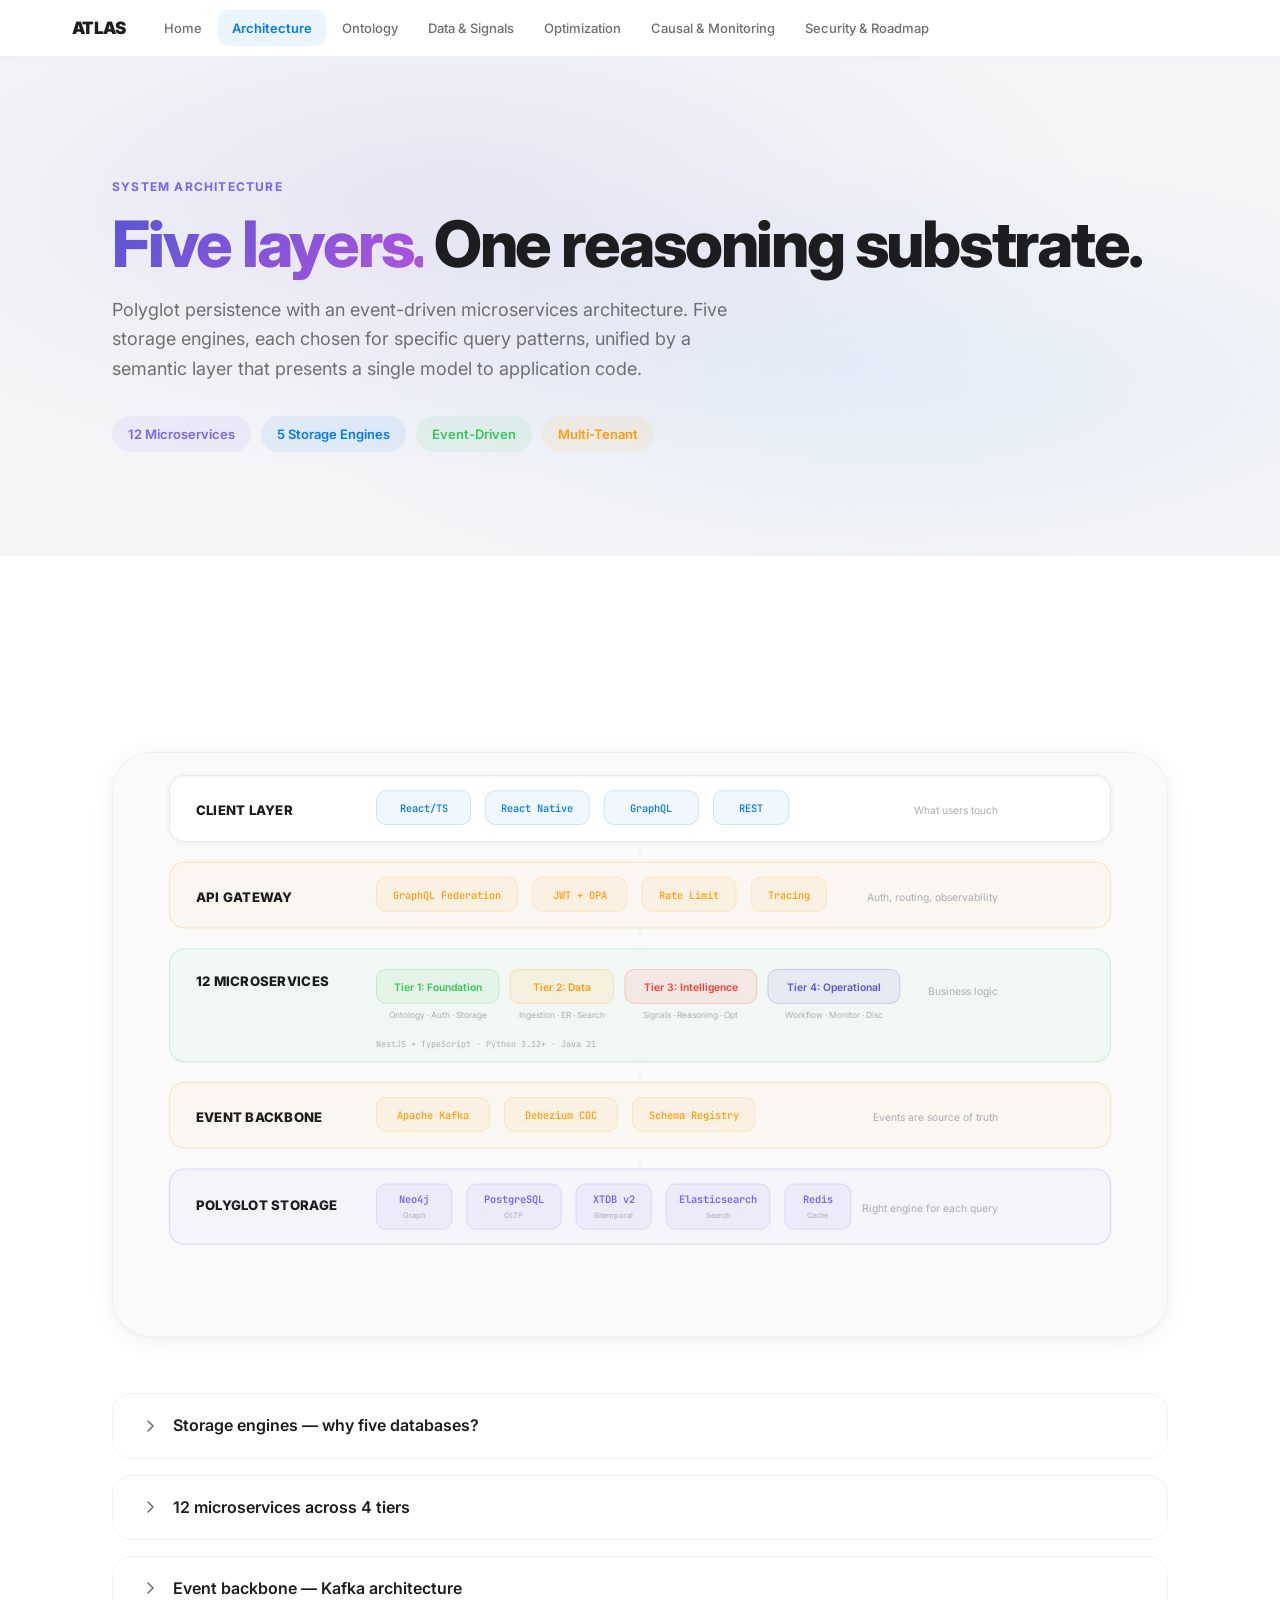
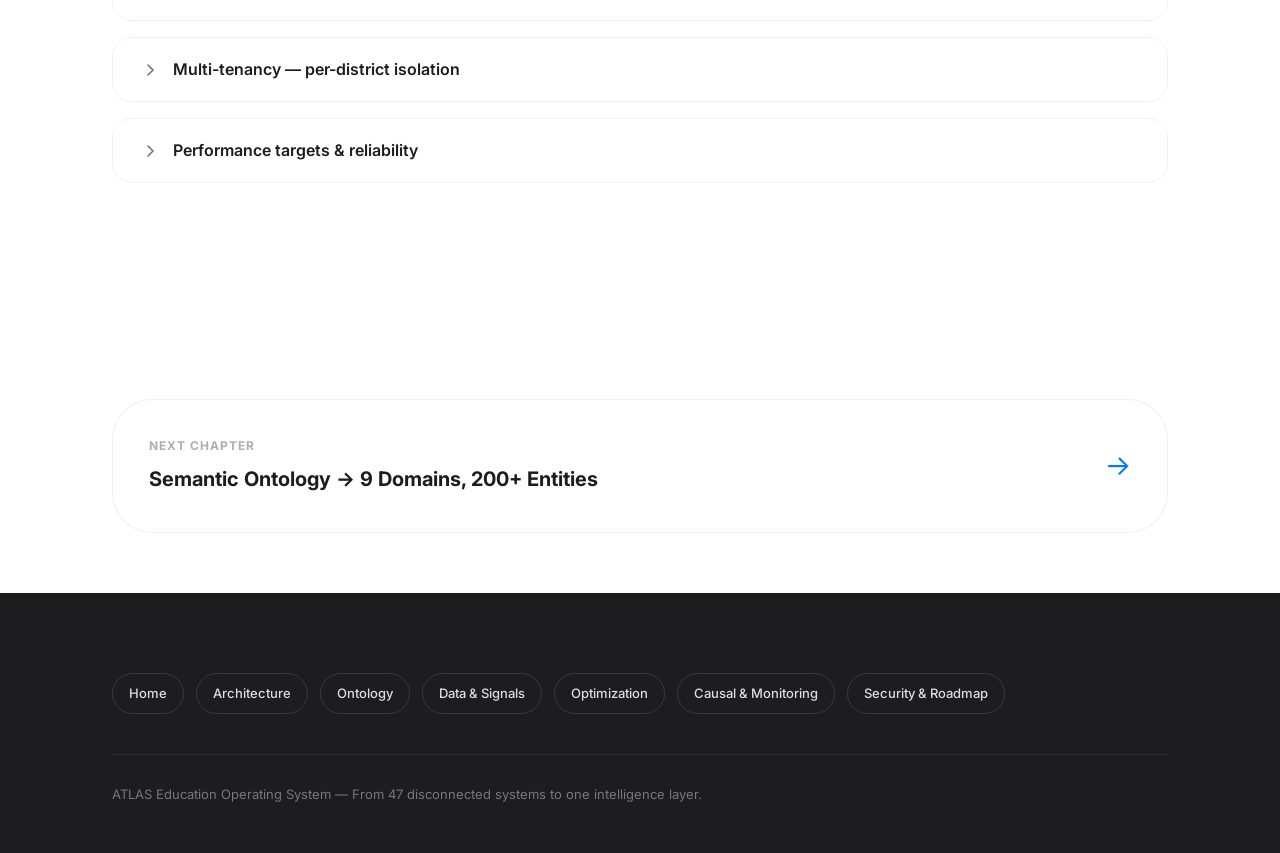
<file: architecture.html>
<!DOCTYPE html>
<html lang="en">
<head>
<meta charset="UTF-8">
<meta name="viewport" content="width=device-width, initial-scale=1.0">
<title>System Architecture — ATLAS</title>
<meta name="description" content="Five layers, one reasoning substrate. Polyglot persistence with an event-driven microservices architecture for K-12 education.">
<link rel="stylesheet" href="atlas-design-system.css">
</head>
<body>
<a href="#main" class="skip-link">Skip to main content</a>
<div id="progress" style="width:0%"></div>

<nav>
<div class="nav-inner">
  <a href="index.html" class="nav-logo">ATLAS</a>
  <div class="nav-links">
    <a href="index.html">Home</a>
    <a href="architecture.html" class="active">Architecture</a>
    <a href="ontology.html">Ontology</a>
    <a href="data-intelligence.html">Data &amp; Signals</a>
    <a href="optimization.html">Optimization</a>
    <a href="causal-monitoring.html">Causal &amp; Monitoring</a>
    <a href="security-roadmap.html">Security &amp; Roadmap</a>
  </div>
  <button class="nav-hamburger" onclick="document.querySelector('.nav-links').classList.toggle('open')" aria-label="Menu">&#9776;</button>
</div>
</nav>

<main id="main">

<!-- ═══════════════════════════ PAGE HERO ═══════════════════════════ -->
<section class="page-hero" style="background:var(--bg2)">
<div class="page-bg" style="background:radial-gradient(ellipse at 35% 30%, rgba(88,86,214,.1) 0%, transparent 55%),radial-gradient(ellipse at 70% 65%, rgba(0,122,255,.07) 0%, transparent 50%);"></div>
<div class="con">
  <p class="sec-label reveal" style="color:var(--purple)">System Architecture</p>
  <h1 class="page-title reveal"><span class="grad-purple">Five layers.</span> One reasoning substrate.</h1>
  <p class="page-sub reveal">Polyglot persistence with an event-driven microservices architecture. Five storage engines, each chosen for specific query patterns, unified by a semantic layer that presents a single model to application code.</p>
  <div class="pills reveal">
    <span class="mp" style="background:var(--purple-bg);color:var(--purple)">12 Microservices</span>
    <span class="mp" style="background:var(--blue-bg);color:var(--blue)">5 Storage Engines</span>
    <span class="mp" style="background:var(--green-bg);color:var(--green)">Event-Driven</span>
    <span class="mp" style="background:var(--amber-bg);color:var(--amber)">Multi-Tenant</span>
  </div>
</div>
</section>

<!-- ═══════════════════════════ FIVE-LAYER DIAGRAM ═══════════════════════════ -->
<section>
<div class="con">
  <div class="dia dia-hero reveal">
    <svg viewBox="0 0 1120 620" xmlns="http://www.w3.org/2000/svg">
      <defs>
        <filter id="ds2"><feDropShadow dx="0" dy="1" stdDeviation="3" flood-opacity=".05"/></filter>
      </defs>
      <rect width="1120" height="620" fill="#FAFAFA" rx="0"/>

      <!-- CLIENT LAYER -->
      <g filter="url(#ds2)">
        <rect x="60" y="24" width="1000" height="70" rx="16" fill="#FFF" stroke="#E8E8ED" stroke-width="1.2"/>
        <text x="88" y="66" font-family="Inter" font-size="14" font-weight="800" fill="#1D1D1F" letter-spacing=".02em">CLIENT LAYER</text>
        <rect x="280" y="40" width="100" height="36" rx="10" fill="rgba(0,122,255,.06)" stroke="rgba(0,122,255,.2)" stroke-width="1"/>
        <text x="330" y="63" text-anchor="middle" font-family="JetBrains Mono" font-size="11" font-weight="500" fill="#007AFF">React/TS</text>
        <rect x="396" y="40" width="110" height="36" rx="10" fill="rgba(0,122,255,.06)" stroke="rgba(0,122,255,.2)" stroke-width="1"/>
        <text x="451" y="63" text-anchor="middle" font-family="JetBrains Mono" font-size="11" font-weight="500" fill="#007AFF">React Native</text>
        <rect x="522" y="40" width="100" height="36" rx="10" fill="rgba(0,122,255,.06)" stroke="rgba(0,122,255,.2)" stroke-width="1"/>
        <text x="572" y="63" text-anchor="middle" font-family="JetBrains Mono" font-size="11" font-weight="500" fill="#007AFF">GraphQL</text>
        <rect x="638" y="40" width="80" height="36" rx="10" fill="rgba(0,122,255,.06)" stroke="rgba(0,122,255,.2)" stroke-width="1"/>
        <text x="678" y="63" text-anchor="middle" font-family="JetBrains Mono" font-size="11" font-weight="500" fill="#007AFF">REST</text>
        <text x="940" y="65" text-anchor="end" font-family="Inter" font-size="11" fill="#AEAEB2">What users touch</text>
      </g>

      <!-- API GATEWAY -->
      <g filter="url(#ds2)">
        <rect x="60" y="116" width="1000" height="70" rx="16" fill="rgba(255,159,10,.03)" stroke="rgba(255,159,10,.2)" stroke-width="1.2"/>
        <text x="88" y="158" font-family="Inter" font-size="14" font-weight="800" fill="#1D1D1F" letter-spacing=".02em">API GATEWAY</text>
        <rect x="280" y="132" width="150" height="36" rx="10" fill="rgba(255,159,10,.06)" stroke="rgba(255,159,10,.2)" stroke-width="1"/>
        <text x="355" y="155" text-anchor="middle" font-family="JetBrains Mono" font-size="11" font-weight="500" fill="#FF9F0A">GraphQL Federation</text>
        <rect x="446" y="132" width="100" height="36" rx="10" fill="rgba(255,159,10,.06)" stroke="rgba(255,159,10,.2)" stroke-width="1"/>
        <text x="496" y="155" text-anchor="middle" font-family="JetBrains Mono" font-size="11" font-weight="500" fill="#FF9F0A">JWT + OPA</text>
        <rect x="562" y="132" width="100" height="36" rx="10" fill="rgba(255,159,10,.06)" stroke="rgba(255,159,10,.2)" stroke-width="1"/>
        <text x="612" y="155" text-anchor="middle" font-family="JetBrains Mono" font-size="11" font-weight="500" fill="#FF9F0A">Rate Limit</text>
        <rect x="678" y="132" width="80" height="36" rx="10" fill="rgba(255,159,10,.06)" stroke="rgba(255,159,10,.2)" stroke-width="1"/>
        <text x="718" y="155" text-anchor="middle" font-family="JetBrains Mono" font-size="11" font-weight="500" fill="#FF9F0A">Tracing</text>
        <text x="940" y="157" text-anchor="end" font-family="Inter" font-size="11" fill="#AEAEB2">Auth, routing, observability</text>
      </g>

      <!-- 12 MICROSERVICES -->
      <g filter="url(#ds2)">
        <rect x="60" y="208" width="1000" height="120" rx="16" fill="rgba(52,199,89,.03)" stroke="rgba(52,199,89,.2)" stroke-width="1.2"/>
        <text x="88" y="248" font-family="Inter" font-size="14" font-weight="800" fill="#1D1D1F" letter-spacing=".02em">12 MICROSERVICES</text>
        <rect x="280" y="230" width="130" height="36" rx="10" fill="rgba(52,199,89,.08)" stroke="rgba(52,199,89,.25)" stroke-width="1"/>
        <text x="345" y="253" text-anchor="middle" font-family="Inter" font-size="11" font-weight="600" fill="#34C759">Tier 1: Foundation</text>
        <rect x="422" y="230" width="110" height="36" rx="10" fill="rgba(255,159,10,.08)" stroke="rgba(255,159,10,.25)" stroke-width="1"/>
        <text x="477" y="253" text-anchor="middle" font-family="Inter" font-size="11" font-weight="600" fill="#FF9F0A">Tier 2: Data</text>
        <rect x="544" y="230" width="140" height="36" rx="10" fill="rgba(255,59,48,.08)" stroke="rgba(255,59,48,.25)" stroke-width="1"/>
        <text x="614" y="253" text-anchor="middle" font-family="Inter" font-size="11" font-weight="600" fill="#FF3B30">Tier 3: Intelligence</text>
        <rect x="696" y="230" width="140" height="36" rx="10" fill="rgba(88,86,214,.08)" stroke="rgba(88,86,214,.25)" stroke-width="1"/>
        <text x="766" y="253" text-anchor="middle" font-family="Inter" font-size="11" font-weight="600" fill="#5856D6">Tier 4: Operational</text>
        <text x="345" y="282" text-anchor="middle" font-family="Inter" font-size="9" fill="#AEAEB2">Ontology &middot; Auth &middot; Storage</text>
        <text x="477" y="282" text-anchor="middle" font-family="Inter" font-size="9" fill="#AEAEB2">Ingestion &middot; ER &middot; Search</text>
        <text x="614" y="282" text-anchor="middle" font-family="Inter" font-size="9" fill="#AEAEB2">Signals &middot; Reasoning &middot; Opt</text>
        <text x="766" y="282" text-anchor="middle" font-family="Inter" font-size="9" fill="#AEAEB2">Workflow &middot; Monitor &middot; Disc</text>
        <text x="940" y="257" text-anchor="end" font-family="Inter" font-size="11" fill="#AEAEB2">Business logic</text>
        <text x="280" y="312" font-family="JetBrains Mono" font-size="9" fill="#AEAEB2">NestJS + TypeScript &middot; Python 3.12+ &middot; Java 21</text>
      </g>

      <!-- EVENT BACKBONE -->
      <g filter="url(#ds2)">
        <rect x="60" y="350" width="1000" height="70" rx="16" fill="rgba(255,159,10,.03)" stroke="rgba(255,159,10,.2)" stroke-width="1.2"/>
        <text x="88" y="392" font-family="Inter" font-size="14" font-weight="800" fill="#1D1D1F" letter-spacing=".02em">EVENT BACKBONE</text>
        <rect x="280" y="366" width="120" height="36" rx="10" fill="rgba(255,159,10,.06)" stroke="rgba(255,159,10,.2)" stroke-width="1"/>
        <text x="340" y="389" text-anchor="middle" font-family="JetBrains Mono" font-size="11" font-weight="500" fill="#FF9F0A">Apache Kafka</text>
        <rect x="416" y="366" width="120" height="36" rx="10" fill="rgba(255,159,10,.06)" stroke="rgba(255,159,10,.2)" stroke-width="1"/>
        <text x="476" y="389" text-anchor="middle" font-family="JetBrains Mono" font-size="11" font-weight="500" fill="#FF9F0A">Debezium CDC</text>
        <rect x="552" y="366" width="130" height="36" rx="10" fill="rgba(255,159,10,.06)" stroke="rgba(255,159,10,.2)" stroke-width="1"/>
        <text x="617" y="389" text-anchor="middle" font-family="JetBrains Mono" font-size="11" font-weight="500" fill="#FF9F0A">Schema Registry</text>
        <text x="940" y="391" text-anchor="end" font-family="Inter" font-size="11" fill="#AEAEB2">Events are source of truth</text>
      </g>

      <!-- POLYGLOT STORAGE -->
      <g filter="url(#ds2)">
        <rect x="60" y="442" width="1000" height="80" rx="16" fill="rgba(123,97,255,.03)" stroke="rgba(123,97,255,.2)" stroke-width="1.2"/>
        <text x="88" y="486" font-family="Inter" font-size="14" font-weight="800" fill="#1D1D1F" letter-spacing=".02em">POLYGLOT STORAGE</text>
        <rect x="280" y="458" width="80" height="48" rx="10" fill="rgba(123,97,255,.06)" stroke="rgba(123,97,255,.2)" stroke-width="1"/>
        <text x="320" y="478" text-anchor="middle" font-family="JetBrains Mono" font-size="11" font-weight="600" fill="#7B61FF">Neo4j</text>
        <text x="320" y="494" text-anchor="middle" font-family="Inter" font-size="8" fill="#AEAEB2">Graph</text>
        <rect x="376" y="458" width="100" height="48" rx="10" fill="rgba(123,97,255,.06)" stroke="rgba(123,97,255,.2)" stroke-width="1"/>
        <text x="426" y="478" text-anchor="middle" font-family="JetBrains Mono" font-size="11" font-weight="600" fill="#7B61FF">PostgreSQL</text>
        <text x="426" y="494" text-anchor="middle" font-family="Inter" font-size="8" fill="#AEAEB2">OLTP</text>
        <rect x="492" y="458" width="80" height="48" rx="10" fill="rgba(123,97,255,.06)" stroke="rgba(123,97,255,.2)" stroke-width="1"/>
        <text x="532" y="478" text-anchor="middle" font-family="JetBrains Mono" font-size="11" font-weight="600" fill="#7B61FF">XTDB v2</text>
        <text x="532" y="494" text-anchor="middle" font-family="Inter" font-size="8" fill="#AEAEB2">Bitemporal</text>
        <rect x="588" y="458" width="110" height="48" rx="10" fill="rgba(123,97,255,.06)" stroke="rgba(123,97,255,.2)" stroke-width="1"/>
        <text x="643" y="478" text-anchor="middle" font-family="JetBrains Mono" font-size="11" font-weight="600" fill="#7B61FF">Elasticsearch</text>
        <text x="643" y="494" text-anchor="middle" font-family="Inter" font-size="8" fill="#AEAEB2">Search</text>
        <rect x="714" y="458" width="70" height="48" rx="10" fill="rgba(123,97,255,.06)" stroke="rgba(123,97,255,.2)" stroke-width="1"/>
        <text x="749" y="478" text-anchor="middle" font-family="JetBrains Mono" font-size="11" font-weight="600" fill="#7B61FF">Redis</text>
        <text x="749" y="494" text-anchor="middle" font-family="Inter" font-size="8" fill="#AEAEB2">Cache</text>
        <text x="940" y="488" text-anchor="end" font-family="Inter" font-size="11" fill="#AEAEB2">Right engine for each query</text>
      </g>

      <!-- Connecting dashes -->
      <line x1="560" y1="94" x2="560" y2="116" stroke="#E8E8ED" stroke-width="1" stroke-dasharray="3,3"/>
      <line x1="560" y1="186" x2="560" y2="208" stroke="#E8E8ED" stroke-width="1" stroke-dasharray="3,3"/>
      <line x1="560" y1="328" x2="560" y2="350" stroke="#E8E8ED" stroke-width="1" stroke-dasharray="3,3"/>
      <line x1="560" y1="420" x2="560" y2="442" stroke="#E8E8ED" stroke-width="1" stroke-dasharray="3,3"/>
    </svg>
  </div>

  <!-- Storage engines accordion -->
  <details class="deep reveal" style="margin-top:32px">
    <summary>Storage engines &mdash; why five databases?</summary>
    <div class="deep-body">
      <p>No single database handles graph traversal, full-text search, bitemporal queries, OLTP transactions, and sub-millisecond caching equally well. ATLAS picks the best tool for each job:</p>
      <table class="tbl">
        <thead><tr><th>Engine</th><th>Role</th><th>Why This One</th></tr></thead>
        <tbody>
          <tr><td><strong>Neo4j Enterprise 5.x</strong></td><td>Graph store &mdash; relationships, 6+ hop traversals, GDS algorithms</td><td>Index-free adjacency gives 10-50ms for multi-hop queries. Composite Databases for per-district sharding. 65+ GDS algorithms (Leiden, PageRank, FastRP embeddings).</td></tr>
          <tr><td><strong>PostgreSQL 16.x</strong></td><td>Transactional OLTP &mdash; accounts, config, constraint registry</td><td>ACID guarantees. Row-Level Security for tenant isolation. JSONB for flexible schema. SQL:2011 temporal tables.</td></tr>
          <tr><td><strong>XTDB v2</strong></td><td>Bitemporal compliance &mdash; point-in-time reconstruction, audit</td><td>Native bitemporality (valid-time + system-time) on ALL tables. Postgres wire protocol. Hot/cold storage via S3.</td></tr>
          <tr><td><strong>Elasticsearch 8.x</strong></td><td>Search &mdash; full-text, faceted filtering, autocomplete</td><td>Sub-50ms full-text search. Nested object queries. Index-per-tenant isolation.</td></tr>
          <tr><td><strong>Redis 7.x</strong></td><td>Cache &mdash; results, sessions, rate limiting, pub/sub</td><td>Sub-1ms reads. Pub/sub for event-driven cache invalidation.</td></tr>
        </tbody>
      </table>
    </div>
  </details>

  <!-- 12 Microservices accordion -->
  <details class="deep reveal">
    <summary>12 microservices across 4 tiers</summary>
    <div class="deep-body">
      <h4>Tier 1: Foundation (build first)</h4>
      <div style="display:flex;flex-direction:column;gap:16px;margin:12px 0 28px">
        <div style="display:flex;gap:14px;align-items:center;padding:12px 0;border-bottom:1px solid var(--border)">
          <div class="card-icon" style="background:rgba(0,122,255,.08);margin:0;width:44px;height:44px;font-size:18px;border-radius:12px;flex-shrink:0">&#128451;</div>
          <div><strong>Ontology Metadata Service</strong><br><span style="font-size:14px;color:var(--tx2)">Schema registry, entity type definitions, version control. PostgreSQL + Redis.</span></div>
        </div>
        <div style="display:flex;gap:14px;align-items:center;padding:12px 0;border-bottom:1px solid var(--border)">
          <div class="card-icon" style="background:rgba(255,159,10,.08);margin:0;width:44px;height:44px;font-size:18px;border-radius:12px;flex-shrink:0">&#128274;</div>
          <div><strong>Auth &amp; Security Service</strong><br><span style="font-size:14px;color:var(--tx2)">Authentication (Keycloak/Auth0), authorization (OPA), tenant management. PostgreSQL.</span></div>
        </div>
        <div style="display:flex;gap:14px;align-items:center;padding:12px 0;border-bottom:1px solid var(--border)">
          <div class="card-icon" style="background:rgba(123,97,255,.08);margin:0;width:44px;height:44px;font-size:18px;border-radius:12px;flex-shrink:0">&#128190;</div>
          <div><strong>Object Storage Service</strong><br><span style="font-size:14px;color:var(--tx2)">CRUD on ontology objects, graph writes, relationship management. Neo4j primary.</span></div>
        </div>
      </div>
      <h4>Tier 2: Data (build second)</h4>
      <div style="display:flex;flex-direction:column;gap:16px;margin:12px 0 28px">
        <div style="display:flex;gap:14px;align-items:center;padding:12px 0;border-bottom:1px solid var(--border)">
          <div class="card-icon" style="background:rgba(0,122,255,.08);margin:0;width:44px;height:44px;font-size:18px;border-radius:12px;flex-shrink:0">&#128230;</div>
          <div><strong>Ingestion Service</strong><br><span style="font-size:14px;color:var(--tx2)">Source system connectors, CDC consumers, batch ETL, raw data landing. Kafka Streams.</span></div>
        </div>
        <div style="display:flex;gap:14px;align-items:center;padding:12px 0;border-bottom:1px solid var(--border)">
          <div class="card-icon" style="background:rgba(52,199,89,.08);margin:0;width:44px;height:44px;font-size:18px;border-radius:12px;flex-shrink:0">&#128279;</div>
          <div><strong>Entity Resolution Service</strong><br><span style="font-size:14px;color:var(--tx2)">Splink matching pipeline, golden record construction, crossref management. Python + DuckDB.</span></div>
        </div>
        <div style="display:flex;gap:14px;align-items:center;padding:12px 0;border-bottom:1px solid var(--border)">
          <div class="card-icon" style="background:rgba(255,59,48,.08);margin:0;width:44px;height:44px;font-size:18px;border-radius:12px;flex-shrink:0">&#128269;</div>
          <div><strong>Search Service</strong><br><span style="font-size:14px;color:var(--tx2)">Full-text indexing, faceted filtering, autocomplete. Elasticsearch.</span></div>
        </div>
      </div>
      <h4>Tier 3: Intelligence (build third)</h4>
      <div style="display:flex;flex-direction:column;gap:16px;margin:12px 0 28px">
        <div style="display:flex;gap:14px;align-items:center;padding:12px 0;border-bottom:1px solid var(--border)">
          <div class="card-icon" style="background:rgba(88,86,214,.08);margin:0;width:44px;height:44px;font-size:18px;border-radius:12px;flex-shrink:0">&#128200;</div>
          <div><strong>Signal Detection Service</strong><br><span style="font-size:14px;color:var(--tx2)">Feature engineering, threshold/trend/anomaly/convergent/GNN detection, risk scoring. Python + LightGBM.</span></div>
        </div>
        <div style="display:flex;gap:14px;align-items:center;padding:12px 0;border-bottom:1px solid var(--border)">
          <div class="card-icon" style="background:rgba(255,159,10,.08);margin:0;width:44px;height:44px;font-size:18px;border-radius:12px;flex-shrink:0">&#129504;</div>
          <div><strong>Reasoning Service</strong><br><span style="font-size:14px;color:var(--tx2)">LLM agent orchestration, Think-on-Graph, Graph-RAG, explanation generation. Python + LangGraph.</span></div>
        </div>
        <div style="display:flex;gap:14px;align-items:center;padding:12px 0;border-bottom:1px solid var(--border)">
          <div class="card-icon" style="background:rgba(255,59,48,.08);margin:0;width:44px;height:44px;font-size:18px;border-radius:12px;flex-shrink:0">&#9881;</div>
          <div><strong>Constraint &amp; Optimization Service</strong><br><span style="font-size:14px;color:var(--tx2)">Z3 validation, OR-Tools scheduling, Timefold assignment, Drools rules. Python + Java.</span></div>
        </div>
      </div>
      <h4>Tier 4: Operational (build last)</h4>
      <div style="display:flex;flex-direction:column;gap:16px;margin:12px 0 0">
        <div style="display:flex;gap:14px;align-items:center;padding:12px 0;border-bottom:1px solid var(--border)">
          <div class="card-icon" style="background:rgba(52,199,89,.08);margin:0;width:44px;height:44px;font-size:18px;border-radius:12px;flex-shrink:0">&#128736;</div>
          <div><strong>Workflow Service</strong><br><span style="font-size:14px;color:var(--tx2)">Multi-step approval flows, intervention lifecycle, notification dispatch. Temporal.</span></div>
        </div>
        <div style="display:flex;gap:14px;align-items:center;padding:12px 0;border-bottom:1px solid var(--border)">
          <div class="card-icon" style="background:rgba(0,122,255,.08);margin:0;width:44px;height:44px;font-size:18px;border-radius:12px;flex-shrink:0">&#128202;</div>
          <div><strong>Monitoring &amp; Causal Service</strong><br><span style="font-size:14px;color:var(--tx2)">CUSUM drift detection, causal inference pipeline, outcome tracking. Python + DoWhy.</span></div>
        </div>
        <div style="display:flex;gap:14px;align-items:center;padding:12px 0">
          <div class="card-icon" style="background:rgba(123,97,255,.08);margin:0;width:44px;height:44px;font-size:18px;border-radius:12px;flex-shrink:0">&#128300;</div>
          <div><strong>Discovery &amp; Reporting Service</strong><br><span style="font-size:14px;color:var(--tx2)">Dashboard generation, eROI calculations, compliance reports. React + D3.</span></div>
        </div>
      </div>
    </div>
  </details>

  <!-- Event backbone accordion -->
  <details class="deep reveal">
    <summary>Event backbone &mdash; Kafka architecture</summary>
    <div class="deep-body">
      <p>Apache Kafka (KRaft mode, 3.7+) serves as the central nervous system. Every state change produces events &mdash; CDC streams from source systems, domain events from mutations, audit events from access, provenance events from reasoning.</p>
      <h4>Communication Patterns</h4>
      <p><strong>Synchronous (GraphQL/gRPC):</strong> Client &rarr; API Gateway &rarr; Query/Action Service for user-facing operations. Service-to-service for constraint validation.</p>
      <p><strong>Asynchronous (Kafka):</strong> CDC from source systems &rarr; Ingestion Service. Domain events &rarr; all consumers. Signal detected &rarr; Case &amp; Workflow. Provenance &rarr; Audit + XTDB.</p>
      <h4>Topic Taxonomy</h4>
      <div class="code-block">org_abc123.learner.assessment     // Assessment data events
org_abc123.learner.attendance     // Attendance events
org_abc123.case.state_changed     // Case lifecycle
org_abc123.signal.detected        // Signal detection output
org_abc123.action.approved        // Human-approved actions
org_abc123.audit.access           // Access audit trail</div>
      <p>Confluent Schema Registry enforces Avro/Protobuf schema versioning on all events.</p>
    </div>
  </details>

  <!-- Multi-tenancy accordion -->
  <details class="deep reveal">
    <summary>Multi-tenancy &mdash; per-district isolation</summary>
    <div class="deep-body">
      <p>Every piece of data carries a <code>tenantId</code> (format: <code>org_{uuid}</code>). The Query Service injects tenant filters at the query planning layer &mdash; application code never constructs unfiltered queries.</p>
      <table class="tbl">
        <thead><tr><th>Engine</th><th>Isolation Method</th></tr></thead>
        <tbody>
          <tr><td>Neo4j</td><td>Composite Database with per-tenant constituent databases</td></tr>
          <tr><td>PostgreSQL</td><td>Row-Level Security with <code>tenant_id</code> policies</td></tr>
          <tr><td>Kafka</td><td>Tenant-prefixed topics</td></tr>
          <tr><td>Elasticsearch</td><td>Index-per-tenant with filtered aliases</td></tr>
          <tr><td>Redis</td><td>Key prefixing ( <code>org_abc123:cache:learner:456</code> )</td></tr>
          <tr><td>XTDB</td><td>Tenant column with query-time filtering</td></tr>
        </tbody>
      </table>
      <div class="co" style="background:rgba(123,97,255,.06);border-left-color:var(--purple);margin-top:24px">
        <strong><em>Institutional Context:</em></strong> Each tenant has an <code>InstitutionalContext</code> configuration driving which constraints, entity types, assessments, and reasoning behaviors are active &mdash; serving a 200-student Montessori school and an 80,000-student urban district with the same architecture.
      </div>
    </div>
  </details>

  <!-- Performance targets accordion -->
  <details class="deep reveal">
    <summary>Performance targets &amp; reliability</summary>
    <div class="deep-body">
      <table class="tbl">
        <thead><tr><th>Metric</th><th>Target</th></tr></thead>
        <tbody>
          <tr><td>API response (p50 / p95 / p99)</td><td>&lt;100ms / &lt;500ms / &lt;2s</td></tr>
          <tr><td>Graph traversal (6-hop)</td><td>&lt;50ms</td></tr>
          <tr><td>Constraint validation (Z3)</td><td>&lt;100ms</td></tr>
          <tr><td>Signal detection (full district)</td><td>&lt;30 min</td></tr>
          <tr><td>Entity resolution (50K records)</td><td>&lt;5 min</td></tr>
          <tr><td>Search query</td><td>&lt;50ms</td></tr>
          <tr><td>System availability</td><td>99.9%</td></tr>
        </tbody>
      </table>
      <p style="color:var(--tx3);margin-top:16px"><em><strong>Disaster Recovery:</strong></em> RPO &lt;1 hour, RTO &lt;4 hours. Primary in us-east-1, warm standby in us-west-2. Monthly chaos engineering tests.</p>
    </div>
  </details>
</div>
</section>

<!-- ═══════════════════════════ NEXT ═══════════════════════════ -->
<section style="padding:60px 0">
<div class="con">
  <a href="ontology.html" class="next-topic reveal">
    <div>
      <div class="next-label">Next Chapter</div>
      <div class="next-title">Semantic Ontology &rarr; 9 Domains, 200+ Entities</div>
    </div>
    <span class="next-arrow">&rarr;</span>
  </a>
</div>
</section>

</main>

<footer>
<div class="con">
  <div class="footer-grid">
    <a href="index.html" class="footer-pill">Home</a>
    <a href="architecture.html" class="footer-pill">Architecture</a>
    <a href="ontology.html" class="footer-pill">Ontology</a>
    <a href="data-intelligence.html" class="footer-pill">Data &amp; Signals</a>
    <a href="optimization.html" class="footer-pill">Optimization</a>
    <a href="causal-monitoring.html" class="footer-pill">Causal &amp; Monitoring</a>
    <a href="security-roadmap.html" class="footer-pill">Security &amp; Roadmap</a>
  </div>
  <div class="footer-bottom">ATLAS Education Operating System &mdash; From 47 disconnected systems to one intelligence layer.</div>
</div>
</footer>

<button id="top-btn" onclick="window.scrollTo({top:0,behavior:'smooth'})" aria-label="Back to top">&uarr;</button>
<script src="atlas.js" defer></script>
</body>
</html>
</file>
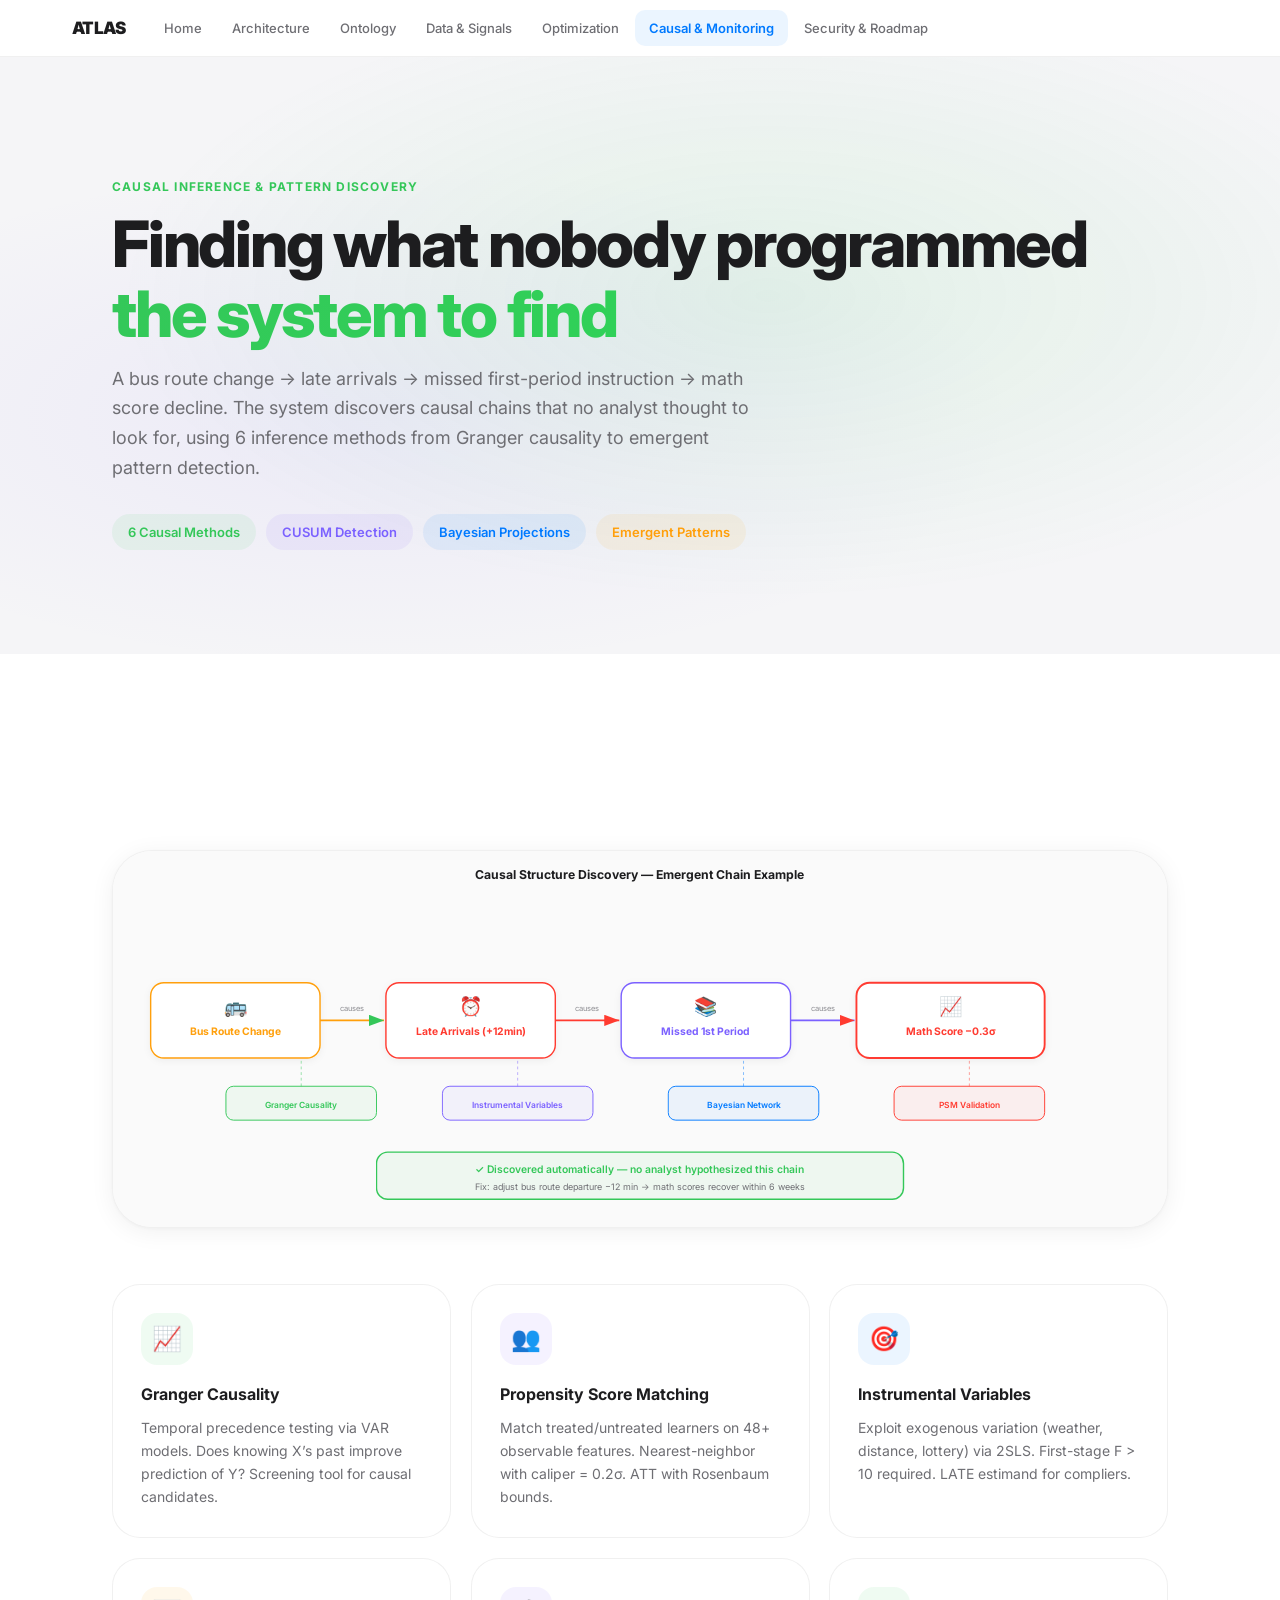
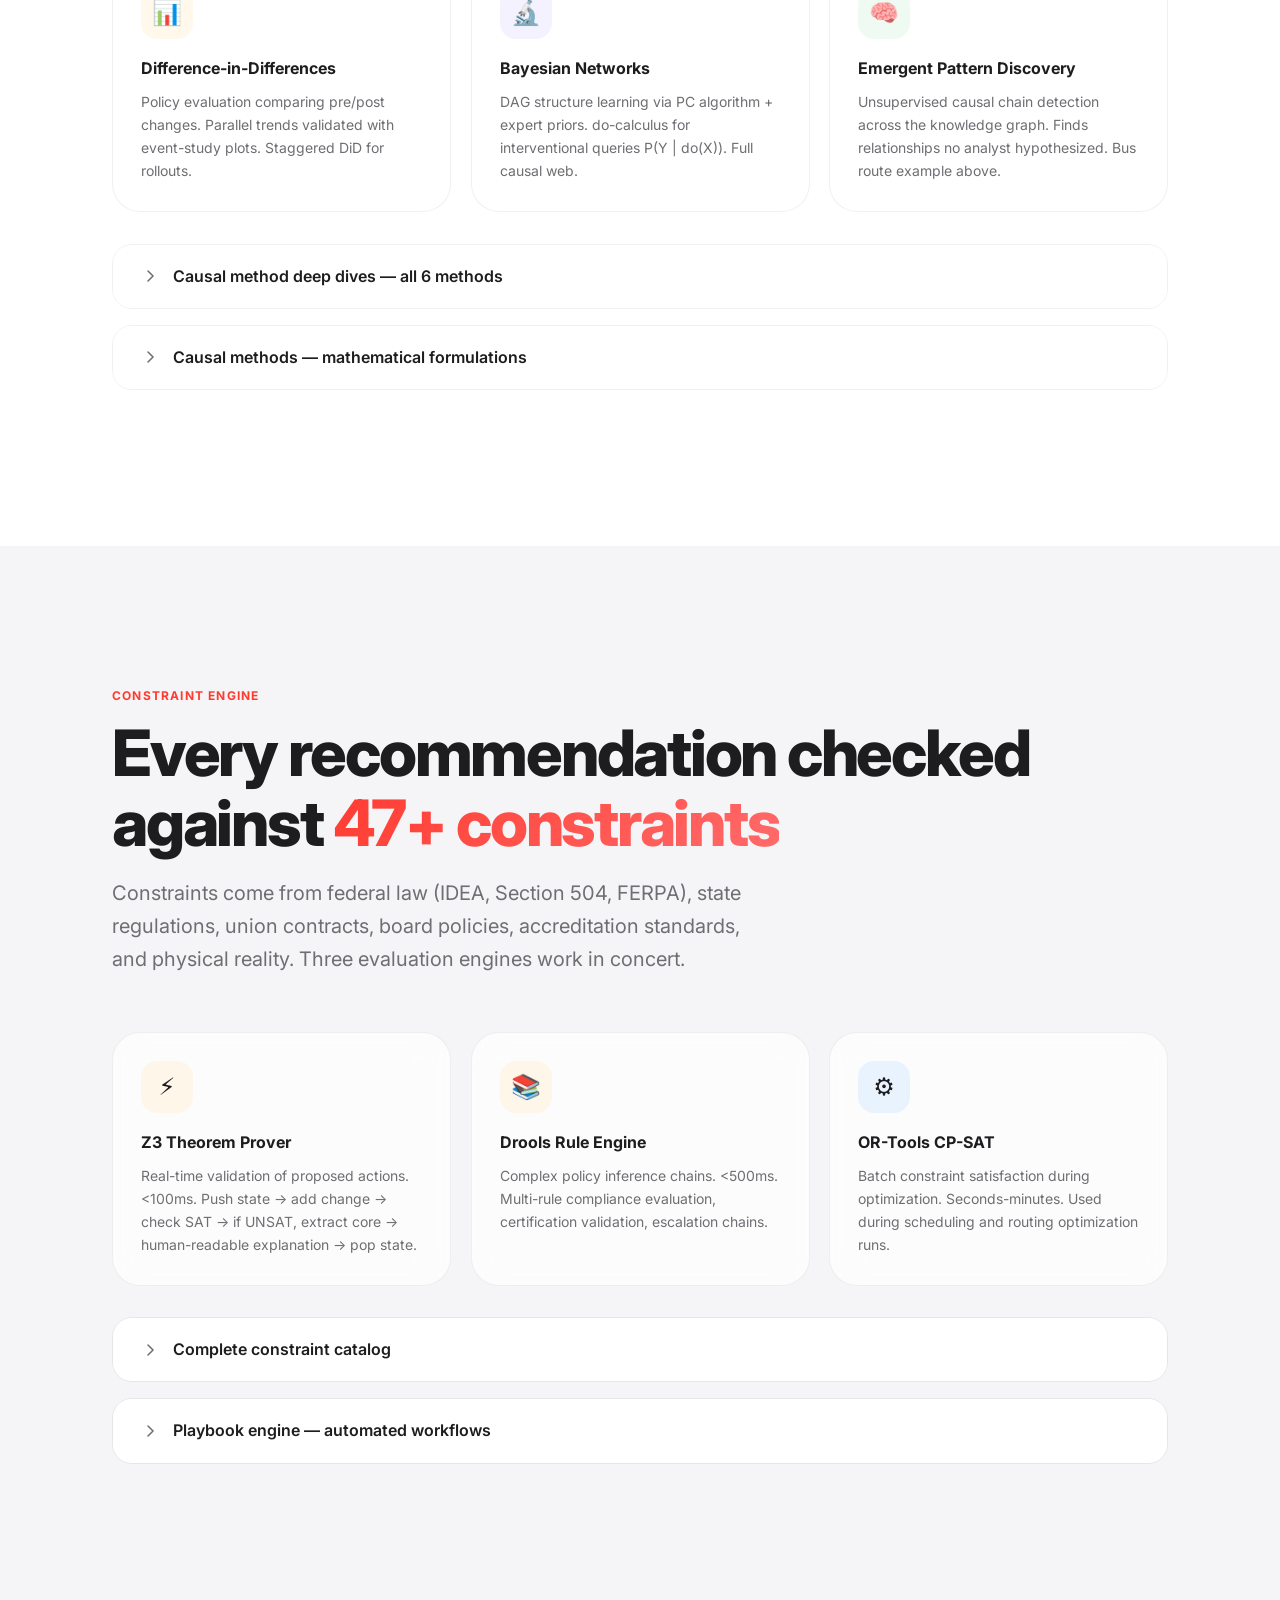
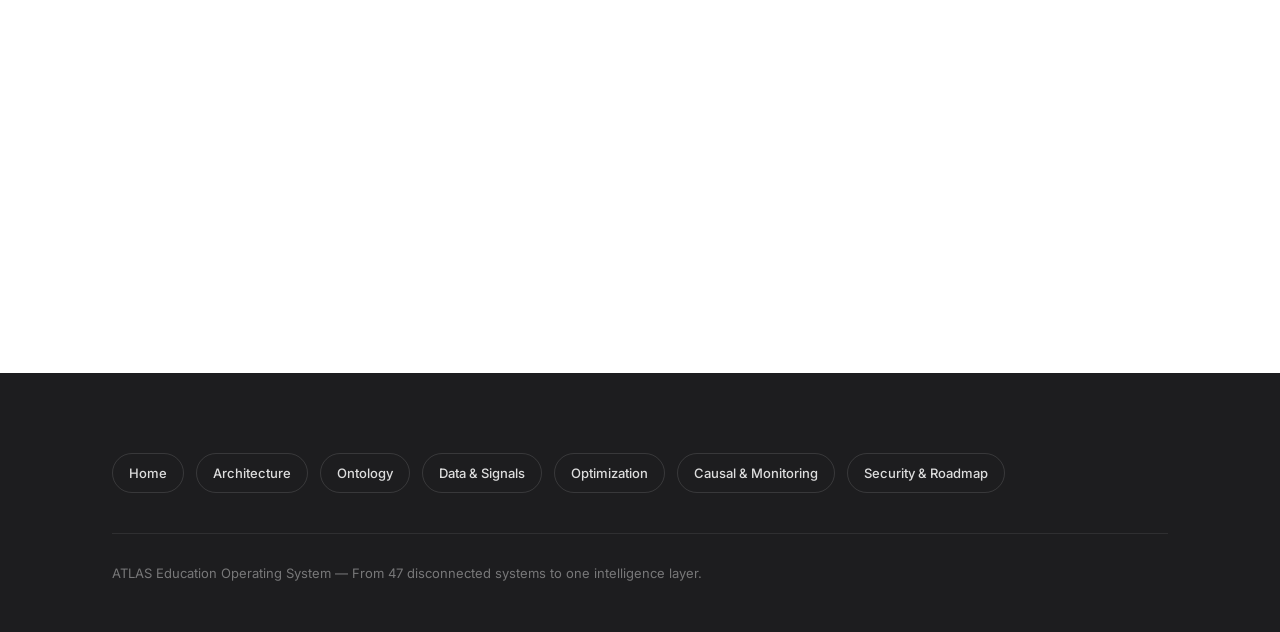
<file: causal-monitoring.html>
<!DOCTYPE html>
<html lang="en">
<head>
<meta charset="UTF-8">
<meta name="viewport" content="width=device-width, initial-scale=1.0">
<title>Causal Inference &amp; Pattern Discovery — ATLAS</title>
<meta name="description" content="ATLAS causal inference: 6 methods from Granger causality to emergent pattern discovery, CUSUM anomaly detection, and Bayesian growth modeling for education.">
<link rel="stylesheet" href="atlas-design-system.css">
</head>
<body>
<a href="#main" class="skip-link">Skip to main content</a>
<div id="progress" style="width:0%"></div>

<nav>
<div class="nav-inner">
  <a href="index.html" class="nav-logo">ATLAS</a>
  <div class="nav-links">
    <a href="index.html">Home</a>
    <a href="architecture.html">Architecture</a>
    <a href="ontology.html">Ontology</a>
    <a href="data-intelligence.html">Data &amp; Signals</a>
    <a href="optimization.html">Optimization</a>
    <a href="causal-monitoring.html" class="active">Causal &amp; Monitoring</a>
    <a href="security-roadmap.html">Security &amp; Roadmap</a>
  </div>
  <button class="nav-hamburger" onclick="document.querySelector('.nav-links').classList.toggle('open')" aria-label="Menu">&#9776;</button>
</div>
</nav>

<main id="main">

<!-- ═══════════════════════════ PAGE HERO ═══════════════════════════ -->
<section class="page-hero" style="background:var(--bg2)">
<div class="page-bg" style="background:radial-gradient(ellipse at 60% 40%, rgba(52,199,89,.1) 0%, transparent 60%),radial-gradient(ellipse at 30% 60%, rgba(123,97,255,.08) 0%, transparent 50%);"></div>
<div class="con">
  <p class="sec-label reveal" style="color:var(--green)">Causal Inference &amp; Pattern Discovery</p>
  <h1 class="page-title reveal">Finding what nobody programmed <span class="grad-green">the system to find</span></h1>
  <p class="page-sub reveal">A bus route change &rarr; late arrivals &rarr; missed first-period instruction &rarr; math score decline. The system discovers causal chains that no analyst thought to look for, using 6 inference methods from Granger causality to emergent pattern detection.</p>
  <div class="pills reveal">
    <span class="mp" style="background:var(--green-bg);color:var(--green)">6 Causal Methods</span>
    <span class="mp" style="background:var(--purple-bg);color:var(--purple)">CUSUM Detection</span>
    <span class="mp" style="background:var(--blue-bg);color:var(--blue)">Bayesian Projections</span>
    <span class="mp" style="background:var(--amber-bg);color:var(--amber)">Emergent Patterns</span>
  </div>
</div>
</section>

<!-- ═══════════════════════════ MAIN CONTENT ═══════════════════════════ -->
<section>
<div class="con">

  <!-- Causal Structure Discovery SVG -->
  <div class="dia dia-hero reveal">
    <svg viewBox="0 0 1120 400" xmlns="http://www.w3.org/2000/svg">
      <defs>
        <filter id="ds"><feDropShadow dx="0" dy="2" stdDeviation="4" flood-opacity=".05"/></filter>
        <marker id="arrow" markerWidth="8" markerHeight="6" refX="8" refY="3" orient="auto"><path d="M0,0 L8,3 L0,6" fill="var(--green)"/></marker>
        <marker id="arrow-b" markerWidth="8" markerHeight="6" refX="8" refY="3" orient="auto"><path d="M0,0 L8,3 L0,6" fill="var(--blue)"/></marker>
        <marker id="arrow-r" markerWidth="8" markerHeight="6" refX="8" refY="3" orient="auto"><path d="M0,0 L8,3 L0,6" fill="var(--red)"/></marker>
      </defs>
      <rect width="1120" height="400" rx="20" fill="#FAFAFA"/>
      <text x="560" y="30" text-anchor="middle" font-family="Inter" font-size="13" font-weight="700" fill="var(--tx)">Causal Structure Discovery &mdash; Emergent Chain Example</text>

      <!-- Bus Route Change node -->
      <g class="svg-fade stagger-1" filter="url(#ds)">
        <rect x="40" y="140" width="180" height="80" rx="14" fill="#FFF" stroke="var(--amber)" stroke-width="1.5"/>
        <text x="130" y="172" text-anchor="middle" font-family="Inter" font-size="20">&#128652;</text>
        <text x="130" y="196" text-anchor="middle" font-family="Inter" font-size="11" font-weight="700" fill="var(--amber)">Bus Route Change</text>
      </g>

      <!-- Late Arrivals node -->
      <g class="svg-fade stagger-2" filter="url(#ds)">
        <rect x="290" y="140" width="180" height="80" rx="14" fill="#FFF" stroke="var(--red)" stroke-width="1.5"/>
        <text x="380" y="172" text-anchor="middle" font-family="Inter" font-size="20">&#9200;</text>
        <text x="380" y="196" text-anchor="middle" font-family="Inter" font-size="11" font-weight="700" fill="var(--red)">Late Arrivals (+12min)</text>
      </g>

      <!-- Missed 1st Period node -->
      <g class="svg-fade stagger-2" filter="url(#ds)">
        <rect x="540" y="140" width="180" height="80" rx="14" fill="#FFF" stroke="var(--purple)" stroke-width="1.5"/>
        <text x="630" y="172" text-anchor="middle" font-family="Inter" font-size="20">&#128218;</text>
        <text x="630" y="196" text-anchor="middle" font-family="Inter" font-size="11" font-weight="700" fill="var(--purple)">Missed 1st Period</text>
      </g>

      <!-- Math Score Decline node -->
      <g class="svg-fade stagger-3" filter="url(#ds)">
        <rect x="790" y="140" width="200" height="80" rx="14" fill="#FFF" stroke="var(--red)" stroke-width="2"/>
        <text x="890" y="172" text-anchor="middle" font-family="Inter" font-size="20">&#128200;</text>
        <text x="890" y="196" text-anchor="middle" font-family="Inter" font-size="11" font-weight="700" fill="var(--red)">Math Score &minus;0.3&sigma;</text>
      </g>

      <!-- Arrows -->
      <g class="svg-fade stagger-2">
        <line x1="220" y1="180" x2="288" y2="180" stroke="var(--amber)" stroke-width="2" marker-end="url(#arrow)"/>
        <text x="254" y="170" text-anchor="middle" font-family="Inter" font-size="8" fill="#8E8E93">causes</text>
      </g>
      <g class="svg-fade stagger-2">
        <line x1="470" y1="180" x2="538" y2="180" stroke="var(--red)" stroke-width="2" marker-end="url(#arrow-r)"/>
        <text x="504" y="170" text-anchor="middle" font-family="Inter" font-size="8" fill="#8E8E93">causes</text>
      </g>
      <g class="svg-fade stagger-3">
        <line x1="720" y1="180" x2="788" y2="180" stroke="var(--purple)" stroke-width="2" marker-end="url(#arrow-r)"/>
        <text x="754" y="170" text-anchor="middle" font-family="Inter" font-size="8" fill="#8E8E93">causes</text>
      </g>

      <!-- Discovery method labels -->
      <g class="svg-fade stagger-4">
        <rect x="120" y="250" width="160" height="36" rx="8" fill="rgba(52,199,89,.06)" stroke="var(--green)" stroke-width="1"/>
        <text x="200" y="273" text-anchor="middle" font-family="Inter" font-size="9" font-weight="600" fill="var(--green)">Granger Causality</text>
        <line x1="200" y1="250" x2="200" y2="222" stroke="var(--green)" stroke-width="1" stroke-dasharray="3,3" opacity=".5"/>
      </g>
      <g class="svg-fade stagger-4">
        <rect x="350" y="250" width="160" height="36" rx="8" fill="rgba(123,97,255,.06)" stroke="var(--purple)" stroke-width="1"/>
        <text x="430" y="273" text-anchor="middle" font-family="Inter" font-size="9" font-weight="600" fill="var(--purple)">Instrumental Variables</text>
        <line x1="430" y1="250" x2="430" y2="222" stroke="var(--purple)" stroke-width="1" stroke-dasharray="3,3" opacity=".5"/>
      </g>
      <g class="svg-fade stagger-4">
        <rect x="590" y="250" width="160" height="36" rx="8" fill="rgba(0,122,255,.06)" stroke="var(--blue)" stroke-width="1"/>
        <text x="670" y="273" text-anchor="middle" font-family="Inter" font-size="9" font-weight="600" fill="var(--blue)">Bayesian Network</text>
        <line x1="670" y1="250" x2="670" y2="222" stroke="var(--blue)" stroke-width="1" stroke-dasharray="3,3" opacity=".5"/>
      </g>
      <g class="svg-fade stagger-4">
        <rect x="830" y="250" width="160" height="36" rx="8" fill="rgba(255,59,48,.06)" stroke="var(--red)" stroke-width="1"/>
        <text x="910" y="273" text-anchor="middle" font-family="Inter" font-size="9" font-weight="600" fill="var(--red)">PSM Validation</text>
        <line x1="910" y1="250" x2="910" y2="222" stroke="var(--red)" stroke-width="1" stroke-dasharray="3,3" opacity=".5"/>
      </g>

      <!-- Bottom insight -->
      <g class="svg-fade stagger-5">
        <rect x="280" y="320" width="560" height="50" rx="12" fill="rgba(52,199,89,.06)" stroke="var(--green)" stroke-width="1.5"/>
        <text x="560" y="342" text-anchor="middle" font-family="Inter" font-size="11" font-weight="600" fill="var(--green)">&#10003; Discovered automatically &mdash; no analyst hypothesized this chain</text>
        <text x="560" y="360" text-anchor="middle" font-family="Inter" font-size="9.5" fill="#6E6E73">Fix: adjust bus route departure &minus;12 min &rarr; math scores recover within 6 weeks</text>
      </g>
    </svg>
  </div>

  <!-- 6 Causal Methods - 3x2 Card Grid -->
  <div class="g3 reveal" style="gap:20px;margin-top:40px">
    <div class="card" style="padding:28px">
      <div class="card-icon" style="background:rgba(52,199,89,.08);margin-bottom:16px">&#128200;</div>
      <h4 style="margin-bottom:8px">Granger Causality</h4>
      <p style="font-size:14px;color:var(--tx2)">Temporal precedence testing via VAR models. Does knowing X&rsquo;s past improve prediction of Y? Screening tool for causal candidates.</p>
    </div>
    <div class="card" style="padding:28px">
      <div class="card-icon" style="background:rgba(123,97,255,.08);margin-bottom:16px">&#128101;</div>
      <h4 style="margin-bottom:8px">Propensity Score Matching</h4>
      <p style="font-size:14px;color:var(--tx2)">Match treated/untreated learners on 48+ observable features. Nearest-neighbor with caliper = 0.2&sigma;. ATT with Rosenbaum bounds.</p>
    </div>
    <div class="card" style="padding:28px">
      <div class="card-icon" style="background:rgba(0,122,255,.08);margin-bottom:16px">&#127919;</div>
      <h4 style="margin-bottom:8px">Instrumental Variables</h4>
      <p style="font-size:14px;color:var(--tx2)">Exploit exogenous variation (weather, distance, lottery) via 2SLS. First-stage F &gt; 10 required. LATE estimand for compliers.</p>
    </div>
    <div class="card" style="padding:28px">
      <div class="card-icon" style="background:rgba(255,159,10,.08);margin-bottom:16px">&#128202;</div>
      <h4 style="margin-bottom:8px">Difference-in-Differences</h4>
      <p style="font-size:14px;color:var(--tx2)">Policy evaluation comparing pre/post changes. Parallel trends validated with event-study plots. Staggered DiD for rollouts.</p>
    </div>
    <div class="card" style="padding:28px">
      <div class="card-icon" style="background:rgba(123,97,255,.08);margin-bottom:16px">&#128300;</div>
      <h4 style="margin-bottom:8px">Bayesian Networks</h4>
      <p style="font-size:14px;color:var(--tx2)">DAG structure learning via PC algorithm + expert priors. do-calculus for interventional queries P(Y | do(X)). Full causal web.</p>
    </div>
    <div class="card" style="padding:28px">
      <div class="card-icon" style="background:rgba(52,199,89,.08);margin-bottom:16px">&#129504;</div>
      <h4 style="margin-bottom:8px">Emergent Pattern Discovery</h4>
      <p style="font-size:14px;color:var(--tx2)">Unsupervised causal chain detection across the knowledge graph. Finds relationships no analyst hypothesized. Bus route example above.</p>
    </div>
  </div>

  <!-- Causal Method Deep Dives -->
  <details class="deep reveal" style="margin-top:32px">
    <summary>Causal method deep dives &mdash; all 6 methods</summary>
    <div class="deep-body">
      <h4>1. Granger Causality &mdash; Temporal Precedence</h4>
      <p><strong>Does knowing X&rsquo;s past improve prediction of Y beyond Y&rsquo;s own past?</strong> Use case: Do attendance dips Granger-cause grade declines? VAR model with F-test on lagged coefficients, AIC/BIC lag selection with max lag of 6 grading periods. Output: directed temporal influence graph with p-values. Limitation: establishes temporal precedence, not true causation &mdash; used as a screening tool.</p>

      <h4 style="margin-top:20px">2. Propensity Score Matching (PSM)</h4>
      <p><strong>Match treated and untreated learners on observable characteristics.</strong> Use case: Causal effect of tutoring on math scores. Nearest-neighbor matching with caliper = 0.2&sigma; of logit propensity. Balance check: standardized mean differences &lt;0.1 on all covariates. Estimand: ATT. Sensitivity: Rosenbaum bounds for hidden bias. Covariates include 48+ features from the feature store.</p>

      <h4 style="margin-top:20px">3. Instrumental Variables (IV)</h4>
      <p><strong>Use an instrument that affects treatment but not outcome directly.</strong> Use case: Causal effect of absences on achievement (weather as instrument). Two-stage least squares: regress attendance on instrument + controls, then outcome on predicted attendance. Validity: first-stage F &gt; 10, exclusion restriction argument. Example instruments: weather severity, distance to school, lottery-assigned programs.</p>

      <h4 style="margin-top:20px">4. Difference-in-Differences (DiD)</h4>
      <p><strong>Compare pre/post changes between treatment and control groups.</strong> Use case: Impact of new reading curriculum adopted by some schools. Assumption: parallel trends in pre-treatment period. Validation: placebo test with pseudo-treatment dates. Extensions: staggered DiD (Callaway-Sant&rsquo;Anna) for rollout programs. System automatically tests parallel trends with event-study plots.</p>

      <h4 style="margin-top:20px">5. Bayesian Networks &mdash; Structural Causal Models</h4>
      <p><strong>Learn directed acyclic graphs (DAGs) representing causal relationships.</strong> Use case: Map full causal structure among attendance, behavior, grades, and home factors. Structure learning via PC algorithm + domain expert priors. Parameter learning via Bayesian estimation with Dirichlet priors. Inference: do-calculus for interventional queries P(Y | do(X)). Unlike single-equation methods, captures the entire web of causal relationships simultaneously.</p>

      <h4 style="margin-top:20px">6. Emergent Pattern Discovery</h4>
      <p><strong>Unsupervised detection of causal chains across the knowledge graph.</strong> The system traverses relationships between entities &mdash; bus routes, attendance, instruction time, assessment scores &mdash; and applies Granger + Bayesian methods at each edge to validate causality. Discovers multi-hop chains like the bus route example: no human configured these connections. Runs nightly as a batch job, surfacing new discoveries ranked by effect size and population affected.</p>
    </div>
  </details>

  <!-- Causal Methods Mathematical Formulations -->
  <details class="deep reveal">
    <summary>Causal methods &mdash; mathematical formulations</summary>
    <div class="deep-body">
      <h4>Granger Causality</h4>
      <div class="code-block" style="margin:12px 0 24px">
For every (X,Y) time-series pair, test with maxlag=4 weeks:
H&#8320;: Past values of X do NOT improve prediction of Y
If p &lt; 0.05 &rarr; directed temporal edge: (X) -[:GRANGER_CAUSES {lag, p}]&rarr; (Y)</div>

      <h4>PSM: Average Treatment Effect on Treated</h4>
      <div class="code-block" style="margin:12px 0 24px">
ATT = (1/N_T) &Sigma;_{i&isin;T} (Y_i^T - Y_{j(i)}^C)
j(i) = matched control for treated student i
Caliper = 0.1 on propensity score
Robustness: placebo treatment refutation (should yield ~0)</div>

      <h4>Difference-in-Differences</h4>
      <div class="code-block" style="margin:12px 0">
ATT = [E(Y|G=1,T=1) - E(Y|G=1,T=0)] - [E(Y|G=0,T=1) - E(Y|G=0,T=0)]
G=1: treated group (affected by policy change)
G=0: control group (not affected)
T=0: pre-period, T=1: post-period</div>
    </div>
  </details>

</div>
</section>

<!-- ═══════════════════════════ CONSTRAINT ENGINE ═══════════════════════════ -->
<section class="section-alt">
<div class="con">
  <p class="sec-label reveal" style="color:var(--red)">Constraint Engine</p>
  <h2 class="sec-title reveal">Every recommendation checked against <span class="grad-red">47+ constraints</span></h2>
  <p class="sec-sub reveal">Constraints come from federal law (IDEA, Section 504, FERPA), state regulations, union contracts, board policies, accreditation standards, and physical reality. Three evaluation engines work in concert.</p>

  <div class="g3 reveal" style="gap:20px;margin-top:40px">
    <div class="card" style="padding:28px">
      <div class="card-icon" style="background:rgba(255,159,10,.08);margin-bottom:16px">&#9889;</div>
      <h4 style="margin-bottom:8px">Z3 Theorem Prover</h4>
      <p style="font-size:14px;color:var(--tx2)">Real-time validation of proposed actions. &lt;100ms. Push state &rarr; add change &rarr; check SAT &rarr; if UNSAT, extract core &rarr; human-readable explanation &rarr; pop state.</p>
    </div>
    <div class="card" style="padding:28px">
      <div class="card-icon" style="background:rgba(255,159,10,.08);margin-bottom:16px">&#128218;</div>
      <h4 style="margin-bottom:8px">Drools Rule Engine</h4>
      <p style="font-size:14px;color:var(--tx2)">Complex policy inference chains. &lt;500ms. Multi-rule compliance evaluation, certification validation, escalation chains.</p>
    </div>
    <div class="card" style="padding:28px">
      <div class="card-icon" style="background:rgba(0,122,255,.08);margin-bottom:16px">&#9881;</div>
      <h4 style="margin-bottom:8px">OR-Tools CP-SAT</h4>
      <p style="font-size:14px;color:var(--tx2)">Batch constraint satisfaction during optimization. Seconds-minutes. Used during scheduling and routing optimization runs.</p>
    </div>
  </div>

  <!-- Complete Constraint Catalog -->
  <details class="deep reveal" style="margin-top:32px">
    <summary>Complete constraint catalog</summary>
    <div class="deep-body">
      <h4>Federal Law (IDEA) &mdash; Hard Constraints</h4>
      <table class="tbl" style="margin:12px 0 24px">
        <thead>
          <tr><th>Code</th><th>Rule</th><th>Consequence of Violation</th></tr>
        </thead>
        <tbody>
          <tr><td><code>IDEA.300.323</code></td><td>Service delivery minutes &ge; IEP-specified minutes per period</td><td>Due process complaint, compensatory services, litigation</td></tr>
          <tr><td><code>IDEA.300.114</code></td><td>Least Restrictive Environment: non-gen-ed placement requires justification</td><td>State monitoring finding, corrective action</td></tr>
          <tr><td><code>IDEA.300.324</code></td><td>Annual IEP review within 365 days</td><td>Procedural violation, potential due process</td></tr>
          <tr><td><code>IDEA.300.303</code></td><td>Triennial evaluation within 3 years</td><td>Eligibility determination violation</td></tr>
        </tbody>
      </table>

      <h4>Physical Constraints &mdash; Hard</h4>
      <table class="tbl" style="margin:12px 0 24px">
        <thead>
          <tr><th>Code</th><th>Rule</th></tr>
        </thead>
        <tbody>
          <tr><td><code>PHYS.001</code></td><td>No person can be in two places simultaneously</td></tr>
          <tr><td><code>PHYS.002</code></td><td>Room occupancy &le; room capacity</td></tr>
        </tbody>
      </table>

      <h4>Contractual Constraints &mdash; Hard (if in contract)</h4>
      <table class="tbl" style="margin:12px 0 24px">
        <thead>
          <tr><th>Code</th><th>Rule</th></tr>
        </thead>
        <tbody>
          <tr><td><code>CONTRACT.001</code></td><td>Class size &le; union contract maximum</td></tr>
          <tr><td><code>CONTRACT.002</code></td><td>Weekly planning minutes &ge; contract minimum</td></tr>
        </tbody>
      </table>

      <h4>Severity Levels</h4>
      <p><strong style="color:var(--red)">HARD:</strong> Illegal, physically impossible, or immediately harmful. System BLOCKS. <strong>MEDIUM:</strong> Against policy but not illegal. System WARNS, requires justification. <strong>SOFT:</strong> Suboptimal but acceptable. System NOTES the tradeoff.</p>
    </div>
  </details>

  <!-- Playbook Engine -->
  <details class="deep reveal">
    <summary>Playbook engine &mdash; automated workflows</summary>
    <div class="deep-body">
      <p>A Playbook is a district-configured workflow template: &ldquo;When [trigger], execute [sequence], with [escalation rules].&rdquo;</p>

      <h4 style="margin-top:20px">Example: Chronic Absence Early Intervention (PB-ATTENDANCE-001)</h4>
      <div class="code-block" style="margin:12px 0">
Trigger: unexcused_absence_count_30d &ge; 3 (with 30-day cooldown)

Step 1: Create case (type: attendance_concern, assign: attendance coordinator)
Step 2: Generate family communication (template, preferred language) &mdash; REQUIRES APPROVAL
Step 3: Create task &ldquo;Follow-up phone call&rdquo; (due: 5 days)
Step 4: Wait 14 days &rarr; evaluate attendance_rate_14d
       &rarr; If improved (&ge;90%): resolve case
       &rarr; If not: escalate to SST referral
Step 5: If SST needed: schedule meeting, gather data packet, invite team</div>
    </div>
  </details>

</div>
</section>

<!-- ═══════════════════════════ MONITORING & CLOSED LOOP ═══════════════════════════ -->
<section>
<div class="con">
  <p class="sec-label reveal" style="color:var(--green)">Monitoring &amp; Closed Loop</p>
  <h2 class="sec-title reveal">Detect &rarr; Act &rarr; Monitor &rarr; <span class="grad-green">Adapt &rarr; Learn</span></h2>
  <p class="sec-sub reveal">ATLAS doesn&rsquo;t just recommend interventions &mdash; it tracks whether they&rsquo;re working and automatically triggers re-evaluation when they&rsquo;re not. This is the fundamental differentiator from every dashboard product on the market.</p>

  <!-- CUSUM Growth Monitoring SVG - Sarah Martinez -->
  <div class="dia dia-hero reveal" style="margin-top:40px">
    <svg viewBox="0 0 1120 480" xmlns="http://www.w3.org/2000/svg">
      <defs>
        <filter id="ds2"><feDropShadow dx="0" dy="2" stdDeviation="4" flood-opacity=".05"/></filter>
      </defs>
      <rect width="1120" height="480" rx="20" fill="#FAFAFA"/>
      <text x="560" y="30" text-anchor="middle" font-family="Inter" font-size="13" font-weight="700" fill="var(--tx)">CUSUM Growth Monitoring &mdash; Sarah Martinez, Reading</text>

      <!-- Y axis -->
      <line x1="100" y1="50" x2="100" y2="380" stroke="#E5E5EA" stroke-width="1"/>
      <text x="55" y="220" text-anchor="middle" font-family="Inter" font-size="10" fill="#8E8E93" transform="rotate(-90 55 220)">Reading Score (RIT)</text>
      <text x="90" y="75" text-anchor="end" font-family="Inter" font-size="9" fill="#8E8E93">200</text>
      <text x="90" y="145" text-anchor="end" font-family="Inter" font-size="9" fill="#8E8E93">190</text>
      <text x="90" y="215" text-anchor="end" font-family="Inter" font-size="9" fill="#8E8E93">180</text>
      <text x="90" y="285" text-anchor="end" font-family="Inter" font-size="9" fill="#8E8E93">170</text>
      <text x="90" y="355" text-anchor="end" font-family="Inter" font-size="9" fill="#8E8E93">160</text>

      <!-- X axis -->
      <line x1="100" y1="380" x2="1040" y2="380" stroke="#E5E5EA" stroke-width="1"/>
      <text x="570" y="410" text-anchor="middle" font-family="Inter" font-size="10" fill="#8E8E93">Weeks of Intervention</text>

      <!-- Grid lines -->
      <line x1="100" y1="70" x2="1040" y2="70" stroke="#F0F0F0" stroke-width=".5"/>
      <line x1="100" y1="140" x2="1040" y2="140" stroke="#F0F0F0" stroke-width=".5"/>
      <line x1="100" y1="210" x2="1040" y2="210" stroke="#F0F0F0" stroke-width=".5"/>
      <line x1="100" y1="280" x2="1040" y2="280" stroke="#F0F0F0" stroke-width=".5"/>
      <line x1="100" y1="350" x2="1040" y2="350" stroke="#F0F0F0" stroke-width=".5"/>

      <!-- Bayesian projection (dashed blue) -->
      <g class="svg-fade stagger-1">
        <path d="M120 350 L220 338 L320 320 L420 295 L520 268 L620 235 L720 200 L820 165 L920 130 L1000 100" stroke="var(--blue)" stroke-width="2" stroke-dasharray="8,5" fill="none"/>
      </g>

      <!-- Confidence band -->
      <g class="svg-fade stagger-1" opacity=".12">
        <path d="M120 340 L220 325 L320 305 L420 275 L520 245 L620 208 L720 170 L820 132 L920 95 L1000 62 L1000 138 L920 165 L820 198 L720 230 L620 262 L520 291 L420 315 L320 335 L220 351 L120 360 Z" fill="var(--blue)"/>
      </g>

      <!-- CUSUM alert line -->
      <g class="svg-fade stagger-2">
        <line x1="420" y1="50" x2="420" y2="380" stroke="#8E8E93" stroke-width="1" stroke-dasharray="4,3" opacity=".5"/>
      </g>

      <!-- CUSUM alert badge -->
      <g class="svg-fade stagger-3">
        <rect x="430" y="55" width="220" height="28" rx="6" fill="rgba(255,59,48,.08)" stroke="var(--red)" stroke-width="1"/>
        <text x="540" y="74" text-anchor="middle" font-family="Inter" font-size="10" font-weight="600" fill="var(--red)">CUSUM Alert: Progress Stalled (Week 8)</text>
      </g>

      <!-- Actual progress line (green, solid) -->
      <g class="svg-fade stagger-2">
        <path d="M120 350 L220 340 L320 328 L420 300 L520 285 L620 260 L720 230 L820 195 L920 165 L1000 140" stroke="var(--green)" stroke-width="2.5" fill="none" stroke-linejoin="round"/>
      </g>

      <!-- Without adaptation line (dashed orange, diverging down) -->
      <g class="svg-fade stagger-3">
        <path d="M520 285 L620 290 L720 298 L820 310 L920 318 L1000 322" stroke="var(--amber)" stroke-width="1.5" stroke-dasharray="6,4" fill="none"/>
        <text x="1010" y="320" font-family="Inter" font-size="9" fill="var(--amber)">Without adaptation</text>
      </g>

      <!-- CUSUM alert dot -->
      <g class="svg-fade stagger-3">
        <circle cx="520" cy="285" r="10" fill="rgba(255,59,48,.15)">
          <animate attributeName="r" values="10;16;10" dur="2s" repeatCount="indefinite"/>
          <animate attributeName="opacity" values="1;.3;1" dur="2s" repeatCount="indefinite"/>
        </circle>
        <circle cx="520" cy="285" r="5" fill="#FF3B30"/>
      </g>

      <!-- Adaptation Gate label -->
      <g class="svg-fade stagger-4">
        <rect x="580" y="340" width="140" height="28" rx="6" fill="rgba(52,199,89,.08)" stroke="var(--green)" stroke-width="1"/>
        <text x="650" y="359" text-anchor="middle" font-family="Inter" font-size="10" font-weight="600" fill="var(--green)">Adaptation Gate</text>
      </g>

      <!-- Target label -->
      <text x="1010" y="96" font-family="Inter" font-size="9" font-weight="600" fill="var(--green)">Target</text>
      <!-- With adaptation label -->
      <text x="1010" y="136" font-family="Inter" font-size="9" font-weight="600" fill="var(--green)">With adaptation</text>

      <!-- Legend -->
      <g class="svg-fade stagger-5">
        <line x1="140" y1="445" x2="170" y2="445" stroke="var(--green)" stroke-width="2.5"/>
        <text x="180" y="449" font-family="Inter" font-size="10" fill="#6E6E73">Actual progress</text>
        <line x1="310" y1="445" x2="340" y2="445" stroke="var(--blue)" stroke-width="2" stroke-dasharray="6,4"/>
        <text x="350" y="449" font-family="Inter" font-size="10" fill="#6E6E73">Bayesian projection</text>
        <rect x="500" y="439" width="24" height="12" rx="2" fill="rgba(0,122,255,.12)"/>
        <text x="534" y="449" font-family="Inter" font-size="10" fill="#6E6E73">Confidence band</text>
        <circle cx="660" cy="445" r="4" fill="#FF3B30"/>
        <text x="672" y="449" font-family="Inter" font-size="10" fill="#6E6E73">CUSUM alert</text>
      </g>
    </svg>
  </div>

  <!-- Sarah story callout -->
  <div class="co reveal" style="margin-top:32px;border-left:3px solid var(--green);background:rgba(52,199,89,.04)">
    <p><strong>The Sarah story:</strong> ATLAS detected Sarah&rsquo;s reading progress stalled at Week 8 &mdash; 3 weeks before her teacher noticed. The system checked fidelity (yes, being delivered), checked dosage (yes, attending), then triggered a futility gate: &ldquo;Adequate fidelity + adequate dosage + no response = change intervention.&rdquo; A new evidence-matched program was recommended, approved by the case manager, and Sarah&rsquo;s trajectory recovered.</p>
  </div>

  <!-- 4 Gate Cards -->
  <div class="g4 reveal" style="gap:16px;margin-top:32px">
    <div class="card" style="padding:20px;border-top:3px solid var(--blue)">
      <h4 style="color:var(--blue);margin-bottom:8px">1. Fidelity Gate</h4>
      <p style="font-size:13px;color:var(--tx2)">Is the intervention being delivered as designed? If not, fix delivery before changing the intervention itself.</p>
    </div>
    <div class="card" style="padding:20px;border-top:3px solid var(--amber)">
      <h4 style="color:var(--amber);margin-bottom:8px">2. Dosage Gate</h4>
      <p style="font-size:13px;color:var(--tx2)">Is the student receiving enough time? If attendance or scheduling issues reduce dosage below 80%, fix scheduling first.</p>
    </div>
    <div class="card" style="padding:20px;border-top:3px solid var(--red)">
      <h4 style="color:var(--red);margin-bottom:8px">3. Futility Gate</h4>
      <p style="font-size:13px;color:var(--tx2)">Past midpoint with adequate fidelity and dosage but no response? Change intervention. The current approach isn&rsquo;t working.</p>
    </div>
    <div class="card" style="padding:20px;border-top:3px solid var(--green)">
      <h4 style="color:var(--green);margin-bottom:8px">4. Positive Divergence</h4>
      <p style="font-size:13px;color:var(--tx2)">Exceeding expectations? Consider step-down to lower tier. Free up intensive resources for students who need them more.</p>
    </div>
  </div>

  <!-- CUSUM Mathematical Formulation -->
  <details class="deep reveal" style="margin-top:32px">
    <summary>CUSUM divergence detection &mdash; mathematical formulation</summary>
    <div class="deep-body">
      <h4>Cumulative Sum Control Chart</h4>
      <div class="code-block" style="margin:12px 0 24px">
Parameters: k = 0.5 (allowance), h = 4.5 (decision interval)

Upper accumulator (exceeding): S&#8314;_t = max(0, S&#8314;_{t-1} + (x_t - &mu;&#8320; - k))
Lower accumulator (falling):    S&#8315;_t = max(0, S&#8315;_{t-1} + (&mu;&#8320; - k - x_t))

Alert when: S&#8314;_t &gt; h (positive divergence) OR S&#8315;_t &gt; h (negative divergence)

Properties:
- ~1 false alarm per year with weekly monitoring
- Detects 0.5&sigma; shifts within 8-12 observations
- Separate accumulators for exceeding and falling behind</div>

      <h4>Bayesian Growth Projection</h4>
      <p>Conjugate Normal-Normal model with population prior from intervention evidence base (tighter for Tier 1, wider for Tier 4). Individual posterior updates as each progress monitoring data point arrives. Confidence bands widen with time. The projection is a living entity updated with every observation.</p>
    </div>
  </details>

  <!-- Impact Ledger & Learning Loop -->
  <details class="deep reveal">
    <summary>Impact Ledger &amp; Learning Loop</summary>
    <div class="deep-body">
      <p>The Impact Ledger is an immutable record linking every resource allocation decision to its measured outcome. Each entry tracks: the action plan, the decision provenance chain, resources consumed (staff hours, direct cost, materials, facilities, training, opportunity cost &mdash; fully loaded via Ingredients Method), expected outcomes (metric, baseline, target, projected), actual outcomes (as monitoring data arrives), and computed eROI.</p>

      <h4 style="margin-top:20px">The Learning Loop</h4>
      <p>Every completed intervention cycle produces an <code>OutcomeLearningRecord</code> that:</p>
      <p style="margin-top:8px">1. Updates the intervention&rsquo;s effectiveness estimates for this learner profile cluster. 2. Improves the risk prediction model&rsquo;s feature importance weights. 3. Refines the matching algorithm&rsquo;s Thompson Sampling distributions. 4. Adds to the evidence base for similar-case retrieval. 5. Feeds the federated learning pipeline (cross-district knowledge transfer).</p>

      <div class="co" style="margin-top:20px;border-left:3px solid var(--green);background:rgba(52,199,89,.04)">
        <p><strong style="color:var(--green)">Compounding intelligence:</strong> The system gets measurably smarter with every intervention cycle. This is the data moat &mdash; each cycle of recommend &rarr; deliver &rarr; measure &rarr; learn makes the next recommendation better.</p>
      </div>
    </div>
  </details>

</div>
</section>

<!-- ═══════════════════════════ NEXT ═══════════════════════════ -->
<section style="padding:60px 0">
<div class="con">
  <a href="security-roadmap.html" class="next-topic reveal">
    <div>
      <div class="next-label">Next Chapter</div>
      <div class="next-title">Security &amp; Roadmap &rarr; FERPA/COPPA, 30-Week Implementation</div>
    </div>
    <span class="next-arrow">&rarr;</span>
  </a>
</div>
</section>

</main>

<footer>
<div class="con">
  <div class="footer-grid">
    <a href="index.html" class="footer-pill">Home</a>
    <a href="architecture.html" class="footer-pill">Architecture</a>
    <a href="ontology.html" class="footer-pill">Ontology</a>
    <a href="data-intelligence.html" class="footer-pill">Data &amp; Signals</a>
    <a href="optimization.html" class="footer-pill">Optimization</a>
    <a href="causal-monitoring.html" class="footer-pill">Causal &amp; Monitoring</a>
    <a href="security-roadmap.html" class="footer-pill">Security &amp; Roadmap</a>
  </div>
  <div class="footer-bottom">ATLAS Education Operating System &mdash; From 47 disconnected systems to one intelligence layer.</div>
</div>
</footer>

<button id="top-btn" onclick="window.scrollTo({top:0,behavior:'smooth'})" aria-label="Back to top">&uarr;</button>
<script src="atlas.js" defer></script>
</body>
</html>
</file>
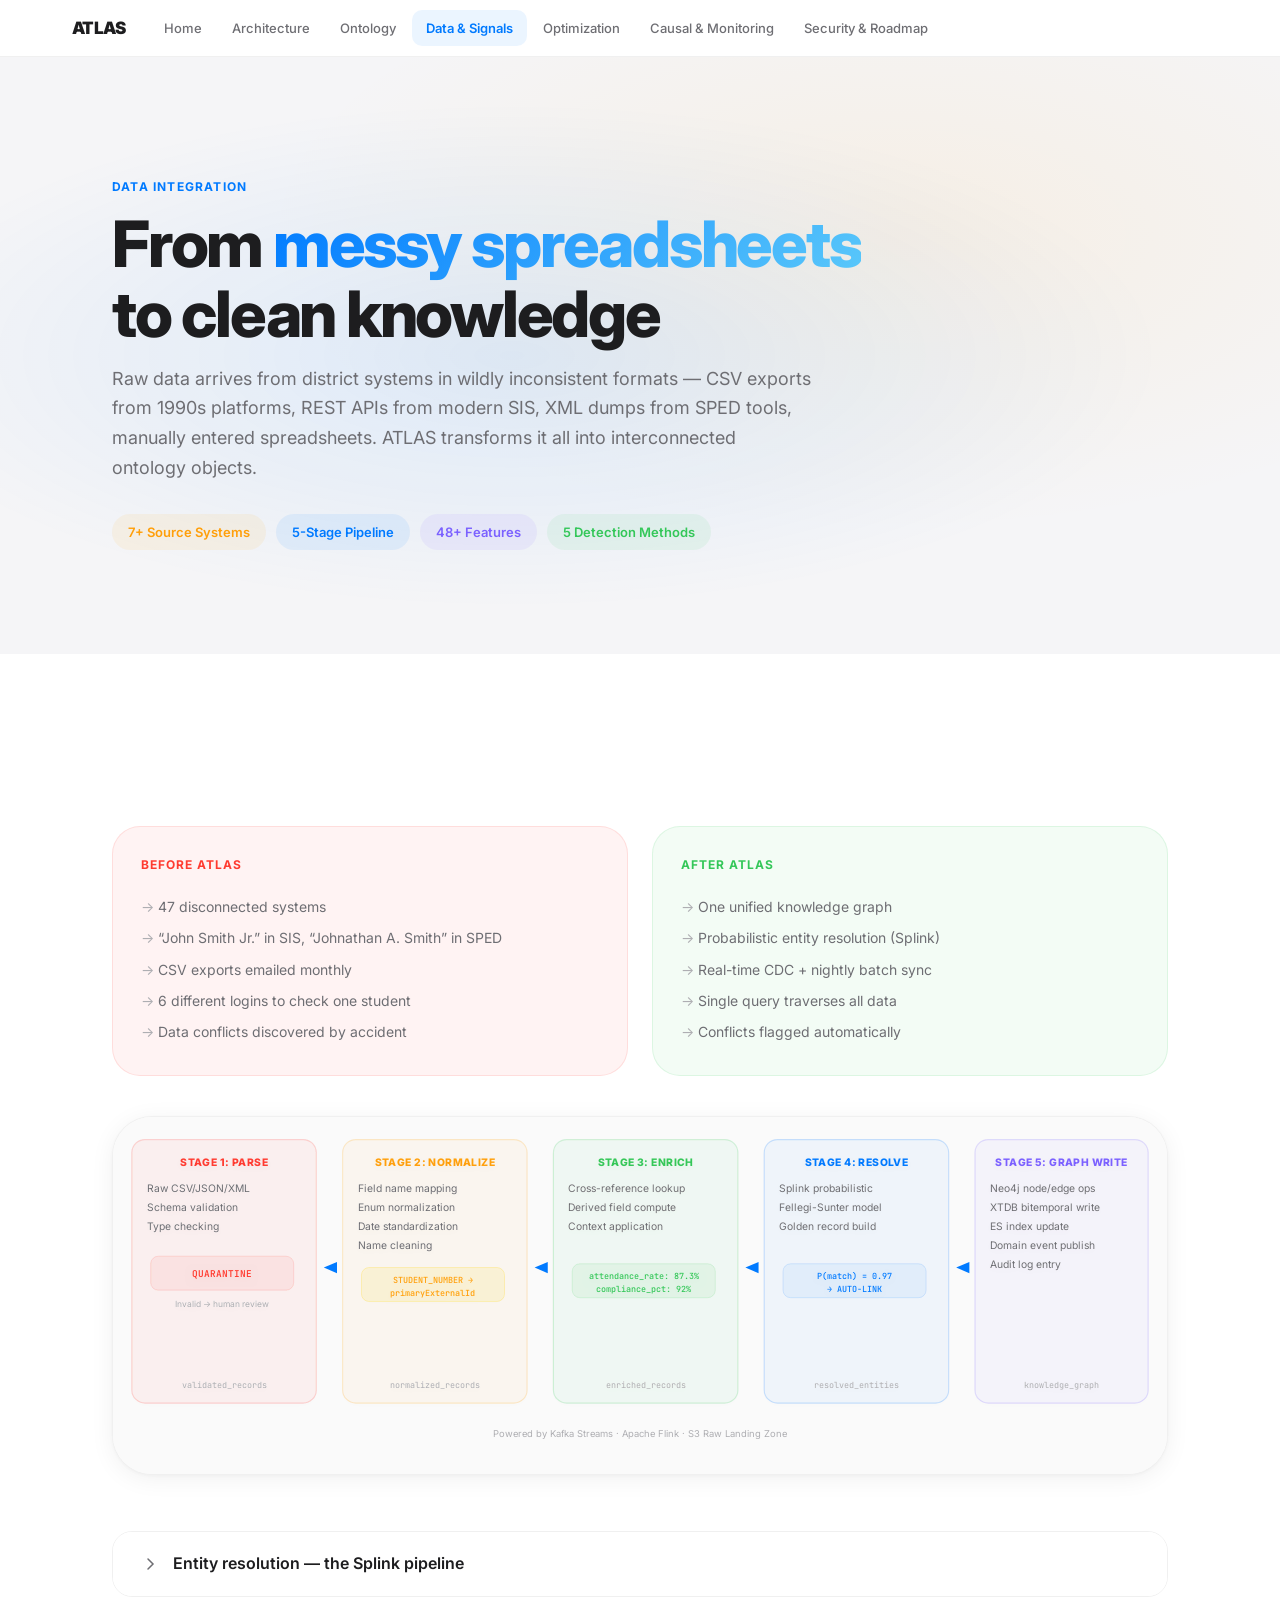
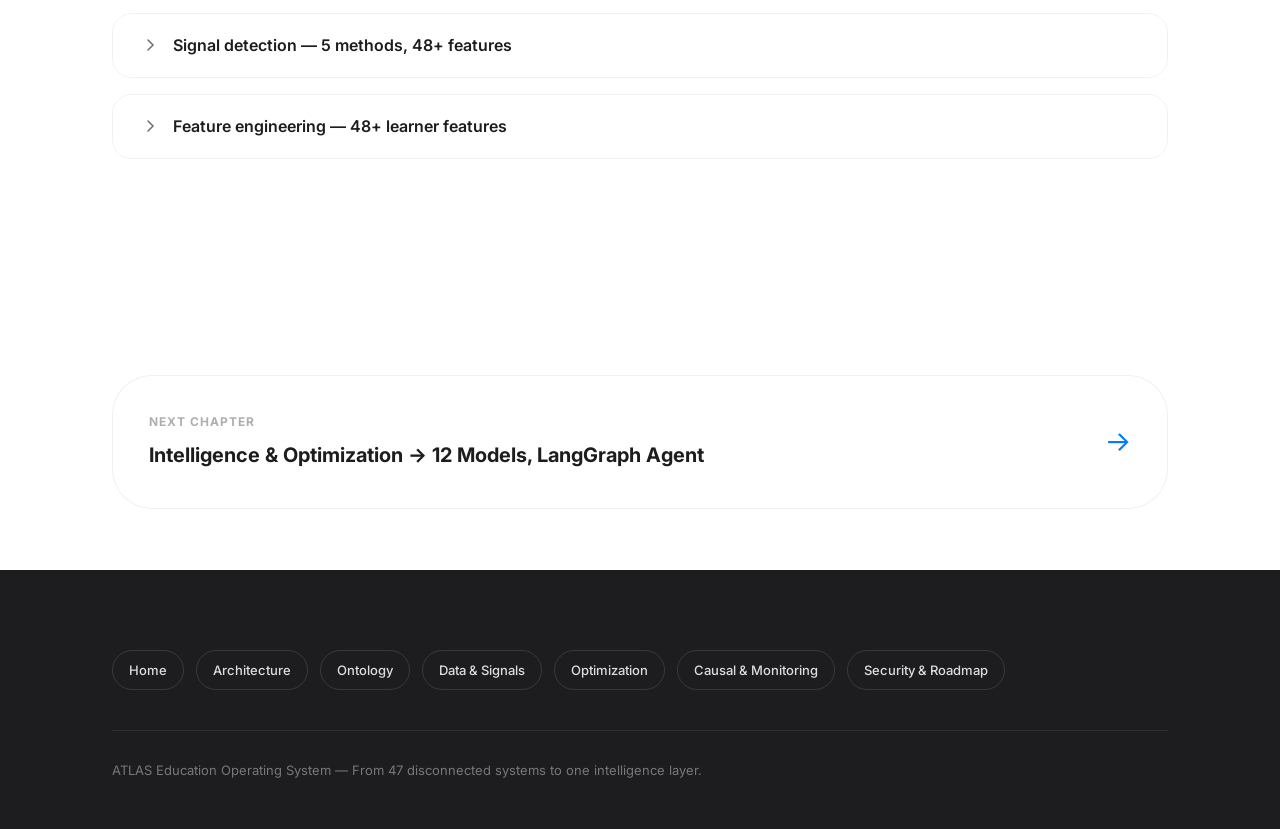
<file: data-intelligence.html>
<!DOCTYPE html>
<html lang="en">
<head>
<meta charset="UTF-8">
<meta name="viewport" content="width=device-width, initial-scale=1.0">
<title>Data &amp; Signal Detection — ATLAS</title>
<meta name="description" content="From messy spreadsheets to clean knowledge. Entity resolution, the 5-stage pipeline, and signal detection methods that catch issues early.">
<link rel="stylesheet" href="atlas-design-system.css">
</head>
<body>
<a href="#main" class="skip-link">Skip to main content</a>
<div id="progress" style="width:0%"></div>

<nav>
<div class="nav-inner">
  <a href="index.html" class="nav-logo">ATLAS</a>
  <div class="nav-links">
    <a href="index.html">Home</a>
    <a href="architecture.html">Architecture</a>
    <a href="ontology.html">Ontology</a>
    <a href="data-intelligence.html" class="active">Data &amp; Signals</a>
    <a href="optimization.html">Optimization</a>
    <a href="causal-monitoring.html">Causal &amp; Monitoring</a>
    <a href="security-roadmap.html">Security &amp; Roadmap</a>
  </div>
  <button class="nav-hamburger" onclick="document.querySelector('.nav-links').classList.toggle('open')" aria-label="Menu">&#9776;</button>
</div>
</nav>

<main id="main">

<!-- ═══════════════════════════ PAGE HERO ═══════════════════════════ -->
<section class="page-hero" style="background:var(--bg2)">
<div class="page-bg" style="background:radial-gradient(ellipse at 40% 50%, rgba(0,122,255,.1) 0%, transparent 60%),radial-gradient(ellipse at 70% 30%, rgba(255,159,10,.08) 0%, transparent 50%);"></div>
<div class="con">
  <p class="sec-label reveal" style="color:var(--blue)">Data Integration</p>
  <h1 class="page-title reveal" style="max-width:800px">From <span class="grad-blue">messy spreadsheets</span> to clean knowledge</h1>
  <p class="page-sub reveal" style="max-width:700px">Raw data arrives from district systems in wildly inconsistent formats &mdash; CSV exports from 1990s platforms, REST APIs from modern SIS, XML dumps from SPED tools, manually entered spreadsheets. ATLAS transforms it all into interconnected ontology objects.</p>
  <div class="pills reveal">
    <span class="mp" style="background:var(--amber-bg);color:var(--amber)">7+ Source Systems</span>
    <span class="mp" style="background:var(--blue-bg);color:var(--blue)">5-Stage Pipeline</span>
    <span class="mp" style="background:var(--purple-bg);color:var(--purple)">48+ Features</span>
    <span class="mp" style="background:var(--green-bg);color:var(--green)">5 Detection Methods</span>
  </div>
</div>
</section>

<!-- ═══════════════════════════ BEFORE / AFTER ═══════════════════════════ -->
<section>
<div class="con">
  <div class="ba reveal">
    <div class="ba-col ba-before">
      <div class="ba-label">Before ATLAS</div>
      <ul>
        <li>47 disconnected systems</li>
        <li>&ldquo;John Smith Jr.&rdquo; in SIS, &ldquo;Johnathan A. Smith&rdquo; in SPED</li>
        <li>CSV exports emailed monthly</li>
        <li>6 different logins to check one student</li>
        <li>Data conflicts discovered by accident</li>
      </ul>
    </div>
    <div class="ba-col ba-after">
      <div class="ba-label">After ATLAS</div>
      <ul>
        <li>One unified knowledge graph</li>
        <li>Probabilistic entity resolution (Splink)</li>
        <li>Real-time CDC + nightly batch sync</li>
        <li>Single query traverses all data</li>
        <li>Conflicts flagged automatically</li>
      </ul>
    </div>
  </div>

  <!-- 5-Stage Pipeline Diagram -->
  <div class="dia dia-hero reveal" style="margin-top:40px">
    <svg viewBox="0 0 1120 380" xmlns="http://www.w3.org/2000/svg">
      <defs>
        <filter id="ds"><feDropShadow dx="0" dy="2" stdDeviation="4" flood-opacity=".05"/></filter>
      </defs>
      <rect width="1120" height="380" fill="#FAFAFA"/>

      <!-- Stage 1: Parse -->
      <g filter="url(#ds)">
        <rect x="20" y="24" width="196" height="280" rx="14" fill="rgba(255,59,48,.04)" stroke="rgba(255,59,48,.2)" stroke-width="1.2"/>
        <text x="118" y="52" text-anchor="middle" font-family="Inter" font-size="11" font-weight="800" fill="#FF3B30" letter-spacing=".04em">STAGE 1: PARSE</text>
        <text x="36" y="80" font-family="Inter" font-size="11" fill="#6E6E73">Raw CSV/JSON/XML</text>
        <text x="36" y="100" font-family="Inter" font-size="11" fill="#6E6E73">Schema validation</text>
        <text x="36" y="120" font-family="Inter" font-size="11" fill="#6E6E73">Type checking</text>
        <rect x="40" y="148" width="152" height="36" rx="8" fill="rgba(255,59,48,.08)" stroke="rgba(255,59,48,.15)" stroke-width="1"/>
        <text x="116" y="170" text-anchor="middle" font-family="JetBrains Mono" font-size="10" font-weight="600" fill="#FF3B30">QUARANTINE</text>
        <text x="116" y="202" text-anchor="middle" font-family="Inter" font-size="9" fill="#AEAEB2">Invalid &rarr; human review</text>
        <text x="118" y="288" text-anchor="middle" font-family="JetBrains Mono" font-size="9" fill="#AEAEB2">validated_records</text>
      </g>

      <!-- Arrow 1 -->
      <polygon points="224,160 238,154 238,166" fill="#007AFF"/>

      <!-- Stage 2: Normalize -->
      <g filter="url(#ds)">
        <rect x="244" y="24" width="196" height="280" rx="14" fill="rgba(255,159,10,.04)" stroke="rgba(255,159,10,.2)" stroke-width="1.2"/>
        <text x="342" y="52" text-anchor="middle" font-family="Inter" font-size="11" font-weight="800" fill="#FF9F0A" letter-spacing=".04em">STAGE 2: NORMALIZE</text>
        <text x="260" y="80" font-family="Inter" font-size="11" fill="#6E6E73">Field name mapping</text>
        <text x="260" y="100" font-family="Inter" font-size="11" fill="#6E6E73">Enum normalization</text>
        <text x="260" y="120" font-family="Inter" font-size="11" fill="#6E6E73">Date standardization</text>
        <text x="260" y="140" font-family="Inter" font-size="11" fill="#6E6E73">Name cleaning</text>
        <rect x="264" y="160" width="152" height="36" rx="8" fill="rgba(255,214,10,.1)" stroke="rgba(255,214,10,.25)" stroke-width="1"/>
        <text x="340" y="176" text-anchor="middle" font-family="JetBrains Mono" font-size="9" font-weight="500" fill="#FF9F0A">STUDENT_NUMBER &rarr;</text>
        <text x="340" y="190" text-anchor="middle" font-family="JetBrains Mono" font-size="9" font-weight="500" fill="#FF9F0A">primaryExternalId</text>
        <text x="342" y="288" text-anchor="middle" font-family="JetBrains Mono" font-size="9" fill="#AEAEB2">normalized_records</text>
      </g>

      <!-- Arrow 2 -->
      <polygon points="448,160 462,154 462,166" fill="#007AFF"/>

      <!-- Stage 3: Enrich -->
      <g filter="url(#ds)">
        <rect x="468" y="24" width="196" height="280" rx="14" fill="rgba(52,199,89,.04)" stroke="rgba(52,199,89,.2)" stroke-width="1.2"/>
        <text x="566" y="52" text-anchor="middle" font-family="Inter" font-size="11" font-weight="800" fill="#34C759" letter-spacing=".04em">STAGE 3: ENRICH</text>
        <text x="484" y="80" font-family="Inter" font-size="11" fill="#6E6E73">Cross-reference lookup</text>
        <text x="484" y="100" font-family="Inter" font-size="11" fill="#6E6E73">Derived field compute</text>
        <text x="484" y="120" font-family="Inter" font-size="11" fill="#6E6E73">Context application</text>
        <rect x="488" y="156" width="152" height="36" rx="8" fill="rgba(52,199,89,.08)" stroke="rgba(52,199,89,.15)" stroke-width="1"/>
        <text x="564" y="172" text-anchor="middle" font-family="JetBrains Mono" font-size="9" font-weight="500" fill="#34C759">attendance_rate: 87.3%</text>
        <text x="564" y="186" text-anchor="middle" font-family="JetBrains Mono" font-size="9" font-weight="500" fill="#34C759">compliance_pct: 92%</text>
        <text x="566" y="288" text-anchor="middle" font-family="JetBrains Mono" font-size="9" fill="#AEAEB2">enriched_records</text>
      </g>

      <!-- Arrow 3 -->
      <polygon points="672,160 686,154 686,166" fill="#007AFF"/>

      <!-- Stage 4: Resolve -->
      <g filter="url(#ds)">
        <rect x="692" y="24" width="196" height="280" rx="14" fill="rgba(0,122,255,.04)" stroke="rgba(0,122,255,.2)" stroke-width="1.2"/>
        <text x="790" y="52" text-anchor="middle" font-family="Inter" font-size="11" font-weight="800" fill="#007AFF" letter-spacing=".04em">STAGE 4: RESOLVE</text>
        <text x="708" y="80" font-family="Inter" font-size="11" fill="#6E6E73">Splink probabilistic</text>
        <text x="708" y="100" font-family="Inter" font-size="11" fill="#6E6E73">Fellegi-Sunter model</text>
        <text x="708" y="120" font-family="Inter" font-size="11" fill="#6E6E73">Golden record build</text>
        <rect x="712" y="156" width="152" height="36" rx="8" fill="rgba(0,122,255,.06)" stroke="rgba(0,122,255,.15)" stroke-width="1"/>
        <text x="788" y="172" text-anchor="middle" font-family="JetBrains Mono" font-size="9" font-weight="500" fill="#007AFF">P(match) = 0.97</text>
        <text x="788" y="186" text-anchor="middle" font-family="JetBrains Mono" font-size="9" font-weight="500" fill="#007AFF">&rarr; AUTO-LINK</text>
        <text x="790" y="288" text-anchor="middle" font-family="JetBrains Mono" font-size="9" fill="#AEAEB2">resolved_entities</text>
      </g>

      <!-- Arrow 4 -->
      <polygon points="896,160 910,154 910,166" fill="#007AFF"/>

      <!-- Stage 5: Graph Write -->
      <g filter="url(#ds)">
        <rect x="916" y="24" width="184" height="280" rx="14" fill="rgba(123,97,255,.04)" stroke="rgba(123,97,255,.2)" stroke-width="1.2"/>
        <text x="1008" y="52" text-anchor="middle" font-family="Inter" font-size="11" font-weight="800" fill="#7B61FF" letter-spacing=".04em">STAGE 5: GRAPH WRITE</text>
        <text x="932" y="80" font-family="Inter" font-size="11" fill="#6E6E73">Neo4j node/edge ops</text>
        <text x="932" y="100" font-family="Inter" font-size="11" fill="#6E6E73">XTDB bitemporal write</text>
        <text x="932" y="120" font-family="Inter" font-size="11" fill="#6E6E73">ES index update</text>
        <text x="932" y="140" font-family="Inter" font-size="11" fill="#6E6E73">Domain event publish</text>
        <text x="932" y="160" font-family="Inter" font-size="11" fill="#6E6E73">Audit log entry</text>
        <text x="1008" y="288" text-anchor="middle" font-family="JetBrains Mono" font-size="9" fill="#AEAEB2">knowledge_graph</text>
      </g>

      <!-- Footer -->
      <text x="560" y="340" text-anchor="middle" font-family="Inter" font-size="10" fill="#AEAEB2">Powered by Kafka Streams &middot; Apache Flink &middot; S3 Raw Landing Zone</text>
    </svg>
  </div>

  <!-- Entity Resolution Accordion -->
  <details class="deep reveal" style="margin-top:32px">
    <summary>Entity resolution &mdash; the Splink pipeline</summary>
    <div class="deep-body">
      <p>This is the most critical and error-prone step. When NWEA MAP has &ldquo;Johnathan Smith&rdquo; and the SIS has &ldquo;John Smith Jr.&rdquo; and the SPED system has &ldquo;Johnathan A. Smith&rdquo; &mdash; are these the same student? Getting this wrong means a student&rsquo;s assessment data disconnects from their IEP.</p>
      <h4>Blocking Strategy</h4>
      <p>Without blocking, 50K students &times; 50K = 2.5 billion comparisons. Blocking rules reduce to plausible candidate pairs:</p>
      <div class="code-block"># Rule 1: Exact DOB + first 3 chars of last name
l.date_of_birth = r.date_of_birth AND substr(l.last_name,1,3) = substr(r.last_name,1,3)

# Rule 2: Exact last name + first 3 chars first name + same school
l.last_name = r.last_name AND substr(l.first_name,1,3) = substr(r.first_name,1,3) AND l.school_id = r.school_id

# Rule 3: Exact district student ID (strongest when available)
l.district_student_id = r.district_student_id AND l.district_student_id IS NOT NULL

# Rule 4: Soundex of last name + DOB year + gender (phonetic variations)
soundex(l.last_name) = soundex(r.last_name) AND substr(l.dob,1,4) = substr(r.dob,1,4)</div>
      <h4>Comparison Columns (Fellegi-Sunter)</h4>
      <p>Each field is compared using appropriate string similarity: Jaro-Winkler for names (handles &ldquo;John&rdquo; vs &ldquo;Johnathan&rdquo;), exact match for DOB (strongest signal), date-diff with tolerances for data entry errors, term frequency adjustments (rare names provide stronger match evidence).</p>
      <h4>Match Thresholds</h4>
      <table class="tbl">
        <thead><tr><th>Probability</th><th>Action</th></tr></thead>
        <tbody>
          <tr><td>&ge; 0.95</td><td>Auto-link (no human review needed)</td></tr>
          <tr><td>0.70 &ndash; 0.95</td><td>Send to human review queue</td></tr>
          <tr><td>&lt; 0.70</td><td>Auto-reject (create as new entity)</td></tr>
        </tbody>
      </table>
      <h4>Survivorship Rules (Golden Record)</h4>
      <p>When records match, which source wins for each field? SIS is authoritative for identity/enrollment fields. SPED system is authoritative for support plan data. Assessment platforms are authoritative for assessment events. Program flags use union strategy (merge from all sources).</p>
    </div>
  </details>

  <!-- Signal Detection Accordion -->
  <details class="deep reveal">
    <summary>Signal detection &mdash; 5 methods, 48+ features</summary>
    <div class="deep-body">
      <p>Once data flows into the graph, the Signal Detection Service continuously monitors every learner across 48+ computed features. Five complementary detection methods run in parallel:</p>
      <h4>1. Threshold-Based</h4>
      <p>Simple but effective: attendance below 90%, GPA below 2.0, more than 3 referrals in 30 days. Configurable per district via InstitutionalContext.</p>
      <h4>2. Trend Detection</h4>
      <p>Detects trajectory changes using regression analysis. A student dropping from B+ to C over 6 weeks triggers before they hit any absolute threshold.</p>
      <h4>3. Anomaly Detection</h4>
      <p>Statistical outlier detection relative to the student&rsquo;s own baseline and peer cohort. Uses Isolation Forest and z-score methods.</p>
      <h4>4. Convergent Signal</h4>
      <p>The most powerful method: detects when multiple weak signals across different domains converge. Grade dip + attendance drop + behavior referral = high-confidence alert even when no single metric triggers.</p>
      <h4>5. GNN-Based (Graph Neural Network)</h4>
      <p>Leverages the graph structure itself. Uses GraphSAGE embeddings to detect when a student&rsquo;s neighborhood pattern resembles students who previously needed intervention.</p>
    </div>
  </details>

  <!-- Feature Engineering Accordion -->
  <details class="deep reveal">
    <summary>Feature engineering &mdash; 48+ learner features</summary>
    <div class="deep-body">
      <p>Each learner has a continuously updated feature vector computed from graph traversals. Key feature categories:</p>
      <table class="tbl">
        <thead><tr><th>Category</th><th>Example Features</th><th>Count</th></tr></thead>
        <tbody>
          <tr><td><strong>Academic</strong></td><td>GPA, grade trend slope, assignment completion rate, assessment growth percentile</td><td>12</td></tr>
          <tr><td><strong>Attendance</strong></td><td>Rate, trend, consecutive absences, tardy pattern, period-specific patterns</td><td>8</td></tr>
          <tr><td><strong>Behavioral</strong></td><td>Referral count/trend, PBIS points, suspension days, SEL assessment scores</td><td>8</td></tr>
          <tr><td><strong>Engagement</strong></td><td>LMS login frequency, assignment submission timing, extracurricular participation</td><td>6</td></tr>
          <tr><td><strong>Support Plan</strong></td><td>Service delivery fidelity, goal progress rate, accommodation utilization</td><td>6</td></tr>
          <tr><td><strong>Contextual</strong></td><td>Schedule changes, teacher changes, school transfers, household instability indicators</td><td>8+</td></tr>
        </tbody>
      </table>
    </div>
  </details>
</div>
</section>

<!-- ═══════════════════════════ NEXT ═══════════════════════════ -->
<section style="padding:60px 0">
<div class="con">
  <a href="optimization.html" class="next-topic reveal">
    <div>
      <div class="next-label">Next Chapter</div>
      <div class="next-title">Intelligence &amp; Optimization &rarr; 12 Models, LangGraph Agent</div>
    </div>
    <span class="next-arrow">&rarr;</span>
  </a>
</div>
</section>

</main>

<footer>
<div class="con">
  <div class="footer-grid">
    <a href="index.html" class="footer-pill">Home</a>
    <a href="architecture.html" class="footer-pill">Architecture</a>
    <a href="ontology.html" class="footer-pill">Ontology</a>
    <a href="data-intelligence.html" class="footer-pill">Data &amp; Signals</a>
    <a href="optimization.html" class="footer-pill">Optimization</a>
    <a href="causal-monitoring.html" class="footer-pill">Causal &amp; Monitoring</a>
    <a href="security-roadmap.html" class="footer-pill">Security &amp; Roadmap</a>
  </div>
  <div class="footer-bottom">ATLAS Education Operating System &mdash; From 47 disconnected systems to one intelligence layer.</div>
</div>
</footer>

<button id="top-btn" onclick="window.scrollTo({top:0,behavior:'smooth'})" aria-label="Back to top">&uarr;</button>
<script src="atlas.js" defer></script>
</body>
</html>
</file>
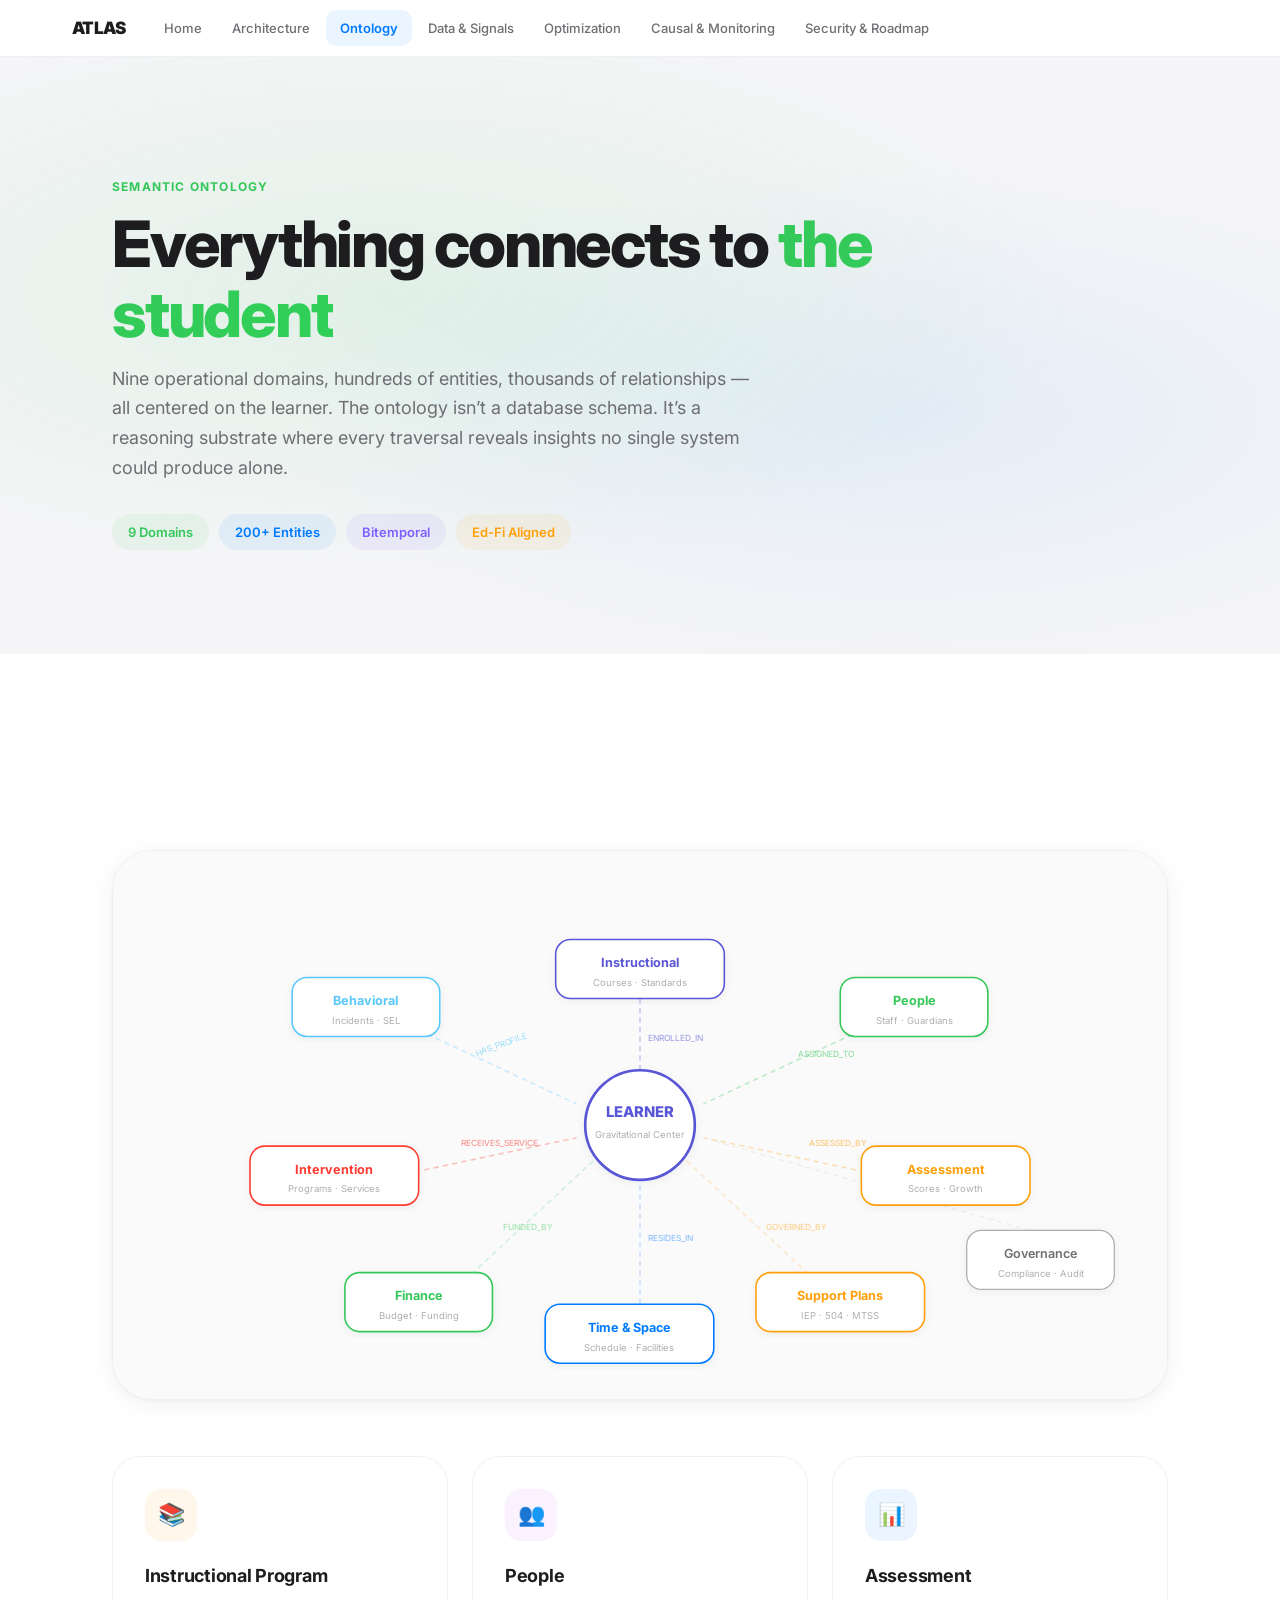
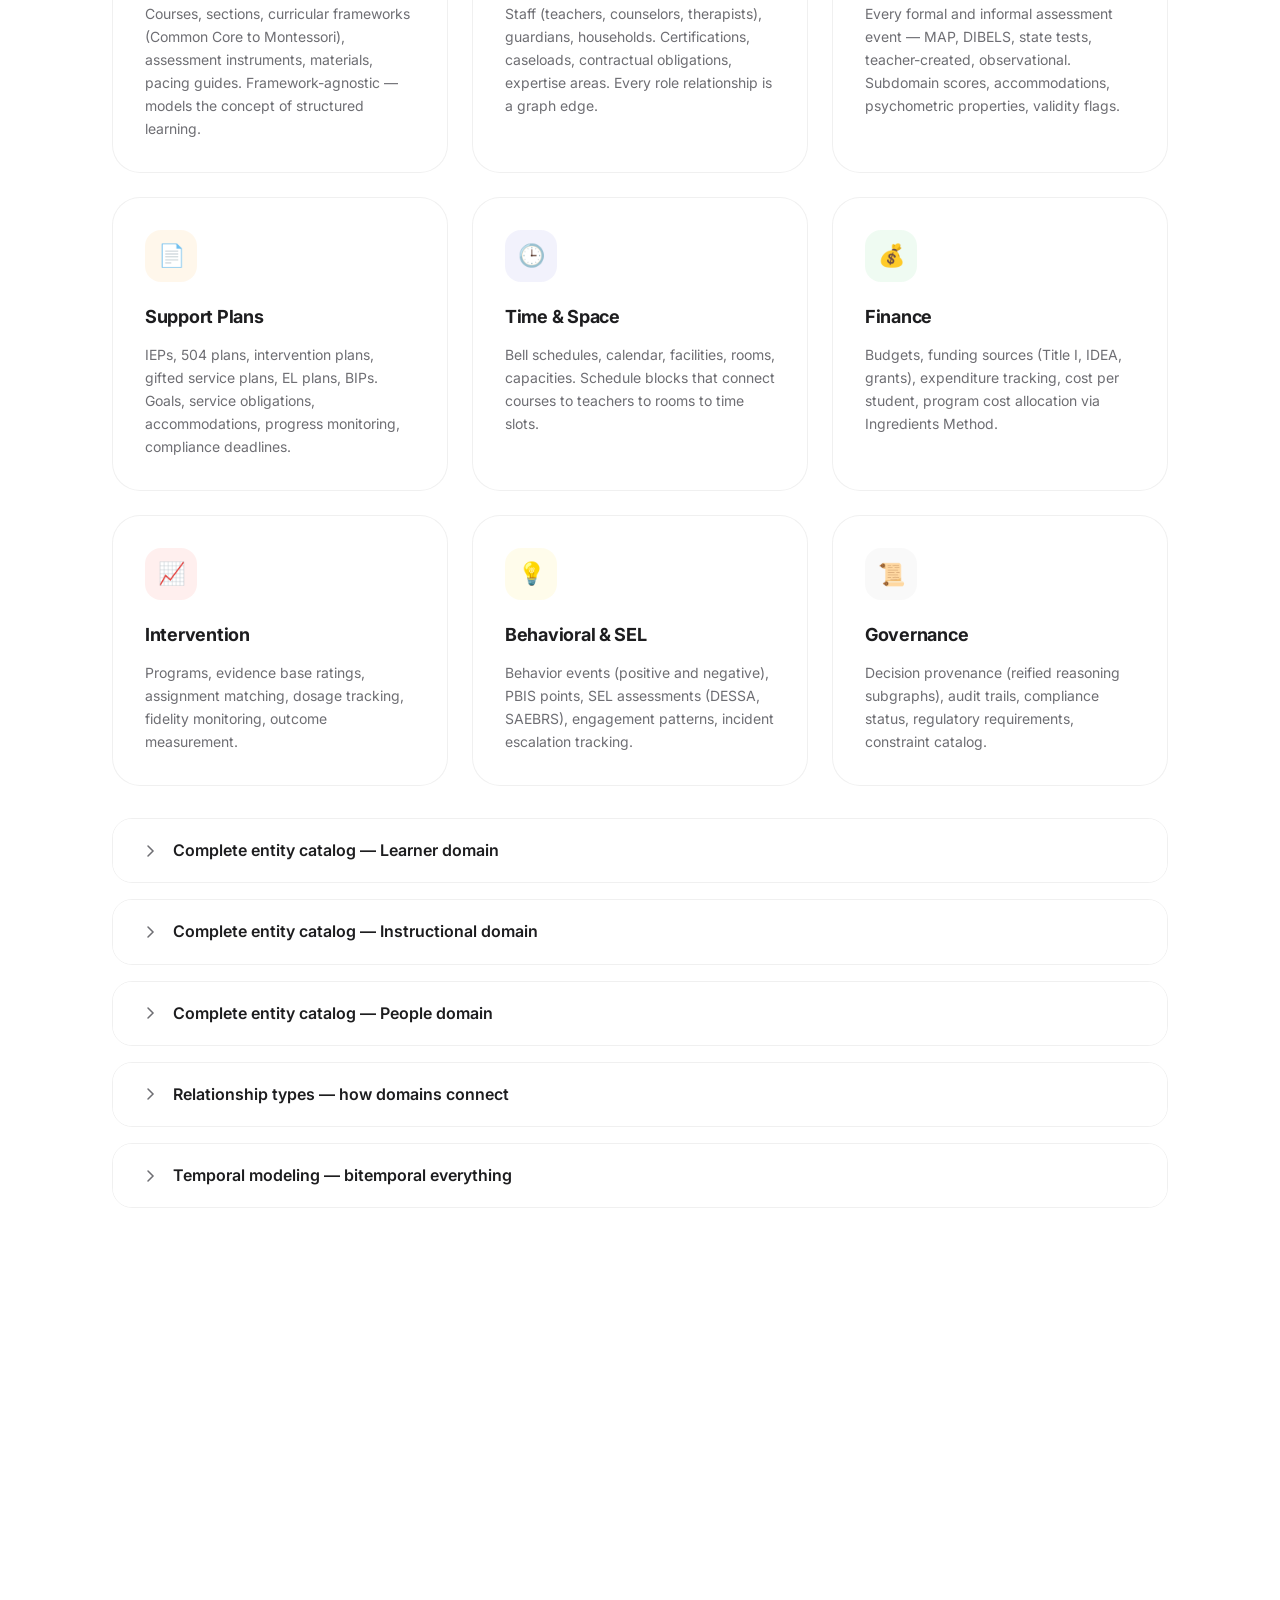
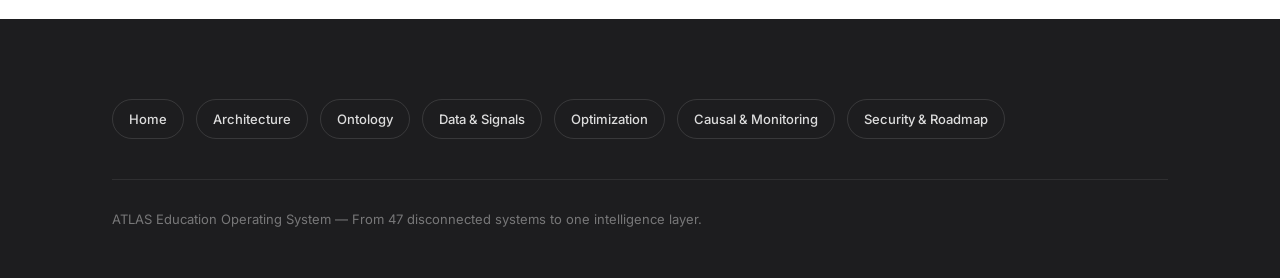
<file: ontology.html>
<!DOCTYPE html>
<html lang="en">
<head>
<meta charset="UTF-8">
<meta name="viewport" content="width=device-width, initial-scale=1.0">
<title>Semantic Ontology — ATLAS</title>
<meta name="description" content="Nine operational domains, hundreds of entities, thousands of relationships — all centered on the learner. The ATLAS semantic ontology.">
<link rel="stylesheet" href="atlas-design-system.css">
</head>
<body>
<a href="#main" class="skip-link">Skip to main content</a>
<div id="progress" style="width:0%"></div>

<nav>
<div class="nav-inner">
  <a href="index.html" class="nav-logo">ATLAS</a>
  <div class="nav-links">
    <a href="index.html">Home</a>
    <a href="architecture.html">Architecture</a>
    <a href="ontology.html" class="active">Ontology</a>
    <a href="data-intelligence.html">Data &amp; Signals</a>
    <a href="optimization.html">Optimization</a>
    <a href="causal-monitoring.html">Causal &amp; Monitoring</a>
    <a href="security-roadmap.html">Security &amp; Roadmap</a>
  </div>
  <button class="nav-hamburger" onclick="document.querySelector('.nav-links').classList.toggle('open')" aria-label="Menu">&#9776;</button>
</div>
</nav>

<main id="main">

<!-- ═══════════════════════════ PAGE HERO ═══════════════════════════ -->
<section class="page-hero" style="background:var(--bg2)">
<div class="page-bg" style="background:radial-gradient(ellipse at 30% 40%, rgba(52,199,89,.1) 0%, transparent 55%),radial-gradient(ellipse at 70% 60%, rgba(0,122,255,.07) 0%, transparent 50%);"></div>
<div class="con">
  <p class="sec-label reveal" style="color:var(--green)">Semantic Ontology</p>
  <h1 class="page-title reveal" style="max-width:900px">Everything connects to <span class="grad-green">the student</span></h1>
  <p class="page-sub reveal" style="max-width:640px">Nine operational domains, hundreds of entities, thousands of relationships &mdash; all centered on the learner. The ontology isn&rsquo;t a database schema. It&rsquo;s a reasoning substrate where every traversal reveals insights no single system could produce alone.</p>
  <div class="pills reveal">
    <span class="mp" style="background:var(--green-bg);color:var(--green)">9 Domains</span>
    <span class="mp" style="background:var(--blue-bg);color:var(--blue)">200+ Entities</span>
    <span class="mp" style="background:var(--purple-bg);color:var(--purple)">Bitemporal</span>
    <span class="mp" style="background:var(--amber-bg);color:var(--amber)">Ed-Fi Aligned</span>
  </div>
</div>
</section>

<!-- ═══════════════════════════ LEARNER-CENTERED DIAGRAM ═══════════════════════════ -->
<section>
<div class="con">
  <div class="dia dia-hero reveal">
    <svg viewBox="0 0 1000 520" xmlns="http://www.w3.org/2000/svg">
      <defs>
        <filter id="ds"><feDropShadow dx="0" dy="2" stdDeviation="4" flood-opacity=".05"/></filter>
      </defs>
      <rect width="1000" height="520" fill="#FAFAFA"/>

      <!-- Connection lines (drawn first, behind nodes) -->
      <!-- Behavioral -->
      <line x1="290" y1="170" x2="440" y2="240" stroke="rgba(90,200,250,.3)" stroke-width="1.5" stroke-dasharray="5,4"/>
      <text x="345" y="195" font-family="Inter" font-size="8" fill="rgba(90,200,250,.6)" transform="rotate(-20,345,195)">HAS_PROFILE</text>
      <!-- Instructional -->
      <line x1="500" y1="140" x2="500" y2="218" stroke="rgba(88,86,214,.3)" stroke-width="1.5" stroke-dasharray="5,4"/>
      <text x="508" y="180" font-family="Inter" font-size="8" fill="rgba(88,86,214,.6)">ENROLLED_IN</text>
      <!-- People -->
      <line x1="710" y1="170" x2="560" y2="240" stroke="rgba(52,199,89,.3)" stroke-width="1.5" stroke-dasharray="5,4"/>
      <text x="650" y="195" font-family="Inter" font-size="8" fill="rgba(52,199,89,.6)">ASSIGNED_TO</text>
      <!-- Intervention -->
      <line x1="260" y1="310" x2="440" y2="272" stroke="rgba(255,59,48,.3)" stroke-width="1.5" stroke-dasharray="5,4"/>
      <text x="330" y="280" font-family="Inter" font-size="8" fill="rgba(255,59,48,.6)">RECEIVES_SERVICE</text>
      <!-- Assessment -->
      <line x1="740" y1="310" x2="560" y2="272" stroke="rgba(255,159,10,.3)" stroke-width="1.5" stroke-dasharray="5,4"/>
      <text x="660" y="280" font-family="Inter" font-size="8" fill="rgba(255,159,10,.6)">ASSESSED_BY</text>
      <!-- Finance -->
      <line x1="320" y1="420" x2="460" y2="290" stroke="rgba(52,199,89,.2)" stroke-width="1.5" stroke-dasharray="5,4"/>
      <text x="370" y="360" font-family="Inter" font-size="8" fill="rgba(52,199,89,.5)">FUNDED_BY</text>
      <!-- Time & Space -->
      <line x1="500" y1="430" x2="500" y2="295" stroke="rgba(0,122,255,.2)" stroke-width="1.5" stroke-dasharray="5,4"/>
      <text x="508" y="370" font-family="Inter" font-size="8" fill="rgba(0,122,255,.5)">RESIDES_IN</text>
      <!-- Support Plans -->
      <line x1="680" y1="420" x2="540" y2="290" stroke="rgba(255,159,10,.2)" stroke-width="1.5" stroke-dasharray="5,4"/>
      <text x="620" y="360" font-family="Inter" font-size="8" fill="rgba(255,159,10,.5)">GOVERNED_BY</text>
      <!-- Governance -->
      <line x1="870" y1="360" x2="570" y2="275" stroke="rgba(174,174,178,.2)" stroke-width="1" stroke-dasharray="5,4"/>

      <!-- Central: LEARNER -->
      <g filter="url(#ds)">
        <circle cx="500" cy="260" r="52" fill="#FFF" stroke="#5856D6" stroke-width="2.5"/>
        <text x="500" y="252" text-anchor="middle" font-family="Inter" font-size="14" font-weight="800" fill="#5856D6">LEARNER</text>
        <text x="500" y="272" text-anchor="middle" font-family="Inter" font-size="9" fill="#AEAEB2">Gravitational Center</text>
      </g>

      <!-- Domain: Behavioral (top-left) -->
      <g filter="url(#ds)">
        <rect x="170" y="120" width="140" height="56" rx="14" fill="#FFF" stroke="#5AC8FA" stroke-width="1.5"/>
        <text x="240" y="146" text-anchor="middle" font-family="Inter" font-size="12" font-weight="700" fill="#5AC8FA">Behavioral</text>
        <text x="240" y="164" text-anchor="middle" font-family="Inter" font-size="9" fill="#AEAEB2">Incidents &middot; SEL</text>
      </g>

      <!-- Domain: Instructional (top-center) -->
      <g filter="url(#ds)">
        <rect x="420" y="84" width="160" height="56" rx="14" fill="#FFF" stroke="#5856D6" stroke-width="1.5"/>
        <text x="500" y="110" text-anchor="middle" font-family="Inter" font-size="12" font-weight="700" fill="#5856D6">Instructional</text>
        <text x="500" y="128" text-anchor="middle" font-family="Inter" font-size="9" fill="#AEAEB2">Courses &middot; Standards</text>
      </g>

      <!-- Domain: People (top-right) -->
      <g filter="url(#ds)">
        <rect x="690" y="120" width="140" height="56" rx="14" fill="#FFF" stroke="#34C759" stroke-width="1.5"/>
        <text x="760" y="146" text-anchor="middle" font-family="Inter" font-size="12" font-weight="700" fill="#34C759">People</text>
        <text x="760" y="164" text-anchor="middle" font-family="Inter" font-size="9" fill="#AEAEB2">Staff &middot; Guardians</text>
      </g>

      <!-- Domain: Intervention (left) -->
      <g filter="url(#ds)">
        <rect x="130" y="280" width="160" height="56" rx="14" fill="#FFF" stroke="#FF3B30" stroke-width="1.5"/>
        <text x="210" y="306" text-anchor="middle" font-family="Inter" font-size="12" font-weight="700" fill="#FF3B30">Intervention</text>
        <text x="210" y="324" text-anchor="middle" font-family="Inter" font-size="9" fill="#AEAEB2">Programs &middot; Services</text>
      </g>

      <!-- Domain: Assessment (right) -->
      <g filter="url(#ds)">
        <rect x="710" y="280" width="160" height="56" rx="14" fill="#FFF" stroke="#FF9F0A" stroke-width="1.5"/>
        <text x="790" y="306" text-anchor="middle" font-family="Inter" font-size="12" font-weight="700" fill="#FF9F0A">Assessment</text>
        <text x="790" y="324" text-anchor="middle" font-family="Inter" font-size="9" fill="#AEAEB2">Scores &middot; Growth</text>
      </g>

      <!-- Domain: Finance (bottom-left) -->
      <g filter="url(#ds)">
        <rect x="220" y="400" width="140" height="56" rx="14" fill="#FFF" stroke="#34C759" stroke-width="1.5"/>
        <text x="290" y="426" text-anchor="middle" font-family="Inter" font-size="12" font-weight="700" fill="#34C759">Finance</text>
        <text x="290" y="444" text-anchor="middle" font-family="Inter" font-size="9" fill="#AEAEB2">Budget &middot; Funding</text>
      </g>

      <!-- Domain: Time & Space (bottom-center) -->
      <g filter="url(#ds)">
        <rect x="410" y="430" width="160" height="56" rx="14" fill="#FFF" stroke="#007AFF" stroke-width="1.5"/>
        <text x="490" y="456" text-anchor="middle" font-family="Inter" font-size="12" font-weight="700" fill="#007AFF">Time &amp; Space</text>
        <text x="490" y="474" text-anchor="middle" font-family="Inter" font-size="9" fill="#AEAEB2">Schedule &middot; Facilities</text>
      </g>

      <!-- Domain: Support Plans (bottom-right) -->
      <g filter="url(#ds)">
        <rect x="610" y="400" width="160" height="56" rx="14" fill="#FFF" stroke="#FF9F0A" stroke-width="1.5"/>
        <text x="690" y="426" text-anchor="middle" font-family="Inter" font-size="12" font-weight="700" fill="#FF9F0A">Support Plans</text>
        <text x="690" y="444" text-anchor="middle" font-family="Inter" font-size="9" fill="#AEAEB2">IEP &middot; 504 &middot; MTSS</text>
      </g>

      <!-- Domain: Governance (far right) -->
      <g filter="url(#ds)">
        <rect x="810" y="360" width="140" height="56" rx="14" fill="#FFF" stroke="#AEAEB2" stroke-width="1.2"/>
        <text x="880" y="386" text-anchor="middle" font-family="Inter" font-size="12" font-weight="600" fill="#6E6E73">Governance</text>
        <text x="880" y="404" text-anchor="middle" font-family="Inter" font-size="9" fill="#AEAEB2">Compliance &middot; Audit</text>
      </g>
    </svg>
  </div>

  <!-- 9 Domain Cards Grid -->
  <div class="g3 reveal" style="margin-top:40px">
    <div class="card">
      <div class="card-icon" style="background:rgba(255,149,0,.08);font-size:22px">&#128218;</div>
      <h3>Instructional Program</h3>
      <p>Courses, sections, curricular frameworks (Common Core to Montessori), assessment instruments, materials, pacing guides. Framework-agnostic &mdash; models the concept of structured learning.</p>
    </div>
    <div class="card">
      <div class="card-icon" style="background:rgba(191,90,242,.08);font-size:22px">&#128101;</div>
      <h3>People</h3>
      <p>Staff (teachers, counselors, therapists), guardians, households. Certifications, caseloads, contractual obligations, expertise areas. Every role relationship is a graph edge.</p>
    </div>
    <div class="card">
      <div class="card-icon" style="background:rgba(0,122,255,.08);font-size:22px">&#128202;</div>
      <h3>Assessment</h3>
      <p>Every formal and informal assessment event &mdash; MAP, DIBELS, state tests, teacher-created, observational. Subdomain scores, accommodations, psychometric properties, validity flags.</p>
    </div>
    <div class="card">
      <div class="card-icon" style="background:rgba(255,149,0,.08);font-size:22px">&#128196;</div>
      <h3>Support Plans</h3>
      <p>IEPs, 504 plans, intervention plans, gifted service plans, EL plans, BIPs. Goals, service obligations, accommodations, progress monitoring, compliance deadlines.</p>
    </div>
    <div class="card">
      <div class="card-icon" style="background:rgba(88,86,214,.08);font-size:22px">&#128338;</div>
      <h3>Time &amp; Space</h3>
      <p>Bell schedules, calendar, facilities, rooms, capacities. Schedule blocks that connect courses to teachers to rooms to time slots.</p>
    </div>
    <div class="card">
      <div class="card-icon" style="background:rgba(52,199,89,.08);font-size:22px">&#128176;</div>
      <h3>Finance</h3>
      <p>Budgets, funding sources (Title I, IDEA, grants), expenditure tracking, cost per student, program cost allocation via Ingredients Method.</p>
    </div>
    <div class="card">
      <div class="card-icon" style="background:rgba(255,59,48,.08);font-size:22px">&#128200;</div>
      <h3>Intervention</h3>
      <p>Programs, evidence base ratings, assignment matching, dosage tracking, fidelity monitoring, outcome measurement.</p>
    </div>
    <div class="card">
      <div class="card-icon" style="background:rgba(255,214,10,.08);font-size:22px">&#128161;</div>
      <h3>Behavioral &amp; SEL</h3>
      <p>Behavior events (positive and negative), PBIS points, SEL assessments (DESSA, SAEBRS), engagement patterns, incident escalation tracking.</p>
    </div>
    <div class="card">
      <div class="card-icon" style="background:rgba(174,174,178,.08);font-size:22px">&#128220;</div>
      <h3>Governance</h3>
      <p>Decision provenance (reified reasoning subgraphs), audit trails, compliance status, regulatory requirements, constraint catalog.</p>
    </div>
  </div>

  <!-- Entity Catalog: Learner Domain -->
  <details class="deep reveal" style="margin-top:32px">
    <summary>Complete entity catalog &mdash; Learner domain</summary>
    <div class="deep-body">
      <h4>Learner (central entity)</h4>
      <p>The gravitational center of the ontology. Not a database row &mdash; a rich, evolving, multi-dimensional representation of a student PK-12.</p>
      <table class="tbl">
        <thead><tr><th>Property</th><th>Type</th><th>Description</th></tr></thead>
        <tbody>
          <tr><td><code>learnerId</code></td><td>UUID</td><td>System-generated unique ID (not district local ID)</td></tr>
          <tr><td><code>externalIds[]</code></td><td>Array</td><td>Identity mappings to source systems (SIS ID, state ID, SPED ID, assessment platform ID). Entity resolution anchor.</td></tr>
          <tr><td><code>demographicProfile</code></td><td>Object</td><td>Age, grade level, enrollment date, language profile. Stored with purpose-limitation metadata per FERPA.</td></tr>
          <tr><td><code>programAssociations[]</code></td><td>Array</td><td>Current program memberships: SPED, gifted, EL, Title I, 504, McKinney-Vento, foster care. Each with effective dates and status.</td></tr>
          <tr><td><code>enrollmentHistory[]</code></td><td>Array</td><td>Chronological record of every school/program enrollment with entry/exit dates and reasons.</td></tr>
        </tbody>
      </table>

      <h4>LearnerAcademicProfile</h4>
      <table class="tbl">
        <thead><tr><th>Property</th><th>Description</th></tr></thead>
        <tbody>
          <tr><td><code>domainMasteryMap</code></td><td>Decomposed proficiency across every academic domain and subdomain. Not a single &ldquo;reading level&rdquo; but phonemic awareness, decoding, fluency, vocabulary, comprehension.</td></tr>
          <tr><td><code>assessmentHistory[]</code></td><td>Every assessment event linked to standards measured, instrument used, score, and date.</td></tr>
          <tr><td><code>gradeHistory[]</code></td><td>Course grades by term, linked to section and grading scale. Handles A-F, standards-based, narrative, mastery, hybrid.</td></tr>
          <tr><td><code>creditAccumulation</code></td><td>Credits earned, required for graduation, pathway progress.</td></tr>
          <tr><td><code>growthTrajectory</code></td><td>Computed: rate of progress over time with projected future performance.</td></tr>
        </tbody>
      </table>

      <h4>LearnerSupportPlan (universal abstraction)</h4>
      <p>Encompasses IEPs, 504 plans, intervention plans, gifted plans, EL plans, BIPs, and custom plans. Each has: <code>planType</code>, <code>governingAuthority</code>, <code>effectivePeriod</code>, <code>goals[]</code>, <code>serviceObligations[]</code>, <code>accommodations[]</code>, <code>progressMonitoring</code>, <code>complianceRequirements</code>.</p>
    </div>
  </details>

  <!-- Entity Catalog: Instructional Domain -->
  <details class="deep reveal">
    <summary>Complete entity catalog &mdash; Instructional domain</summary>
    <div class="deep-body">
      <h4>CurricularFramework</h4>
      <p>Hierarchical decomposition into domains, strands, standards, benchmarks. Follows CASE 1.1 for interoperability. Supports Common Core, IB, Montessori, Waldorf, Classical, and custom frameworks.</p>
      <h4>Course / CourseSection</h4>
      <p>What&rsquo;s being taught, by whom, when, where, with what materials. <code>CourseSection</code> is the operational unit &mdash; a specific teacher teaching a specific course in a specific room at a specific time.</p>
      <h4>AssessmentInstrument / AssessmentEvent</h4>
      <p>Every formal and informal assessment with scoring models, psychometric properties, and subdomain disaggregation. <code>AssessmentEvent</code> captures a single administration with accommodations, validity, and raw + scaled scores.</p>
    </div>
  </details>

  <!-- Entity Catalog: People Domain -->
  <details class="deep reveal">
    <summary>Complete entity catalog &mdash; People domain</summary>
    <div class="deep-body">
      <h4>Staff</h4>
      <p>Certifications, competencies, workload tracking (max vs. current hours/caseload), availability patterns, multi-school assignments. A single person may occupy multiple roles.</p>
      <h4>Guardian</h4>
      <p>Contact info, language preferences, consent records, engagement history. Linked to learner via custodial relationship with legal authority level.</p>
      <h4>ExternalProvider</h4>
      <p>Contracted therapists, tutoring agencies, community partners with credentials, availability, service areas, and cost structures.</p>
    </div>
  </details>

  <!-- Relationship Types -->
  <details class="deep reveal">
    <summary>Relationship types &mdash; how domains connect</summary>
    <div class="deep-body">
      <p>The value of ATLAS lies in connections between domains. Key relationships:</p>
      <table class="tbl">
        <thead><tr><th>Edge Type</th><th>Source &rarr; Target</th><th>Cardinality</th></tr></thead>
        <tbody>
          <tr><td><code>ENROLLED_IN</code></td><td>Learner &rarr; CourseSection</td><td>M:N (temporal)</td></tr>
          <tr><td><code>ASSESSED_BY</code></td><td>Learner &rarr; AssessmentEvent</td><td>1:N</td></tr>
          <tr><td><code>GOVERNED_BY</code></td><td>Learner &rarr; SupportPlan</td><td>1:N (temporal)</td></tr>
          <tr><td><code>RECEIVES_SERVICE</code></td><td>Learner &rarr; ServiceDelivery</td><td>1:N</td></tr>
          <tr><td><code>ASSIGNED_TO</code></td><td>Learner &rarr; Staff</td><td>M:N (advisor, counselor, case mgr)</td></tr>
          <tr><td><code>TAUGHT_BY</code></td><td>CourseSection &rarr; Staff</td><td>N:1</td></tr>
          <tr><td><code>MEETS_AT</code></td><td>CourseSection &rarr; ScheduleBlock</td><td>1:N</td></tr>
          <tr><td><code>LOCATED_IN</code></td><td>CourseSection &rarr; Space</td><td>N:1</td></tr>
          <tr><td><code>MEASURES</code></td><td>AssessmentInstrument &rarr; Standard</td><td>M:N</td></tr>
          <tr><td><code>FUNDED_BY</code></td><td>Program &rarr; FundingSource</td><td>M:N</td></tr>
          <tr><td><code>ADDRESSES</code></td><td>InstructionalMaterial &rarr; Standard</td><td>M:N</td></tr>
          <tr><td><code>MEMBER_OF</code></td><td>Learner &rarr; Household</td><td>M:N</td></tr>
        </tbody>
      </table>
      <div class="co" style="background:rgba(52,199,89,.06);border-left-color:var(--green);margin-top:24px">
        <strong><em>Cross-domain query example:</em></strong> &ldquo;For a student with declining math scores, find: their current math teacher, the curriculum materials being used, any recent attendance changes, any active interventions, and whether their IEP specifies math service minutes.&rdquo; &mdash; This is a single graph traversal across 5 domains.
      </div>
    </div>
  </details>

  <!-- Temporal Modeling -->
  <details class="deep reveal">
    <summary>Temporal modeling &mdash; bitemporal everything</summary>
    <div class="deep-body">
      <p>ATLAS maintains two time dimensions for every fact using XTDB v2:</p>
      <p><strong>Valid-time:</strong> When a fact was true in the real world (e.g., student enrolled on Sept 1).</p>
      <p><strong>System-time:</strong> When the system learned about it (e.g., data ingested on Sept 3).</p>
      <p>This enables &ldquo;as-of&rdquo; queries: &ldquo;What did the system know about this student on October 15?&rdquo; &mdash; critical for FERPA compliance, audit trails, and understanding how decisions were made with the information available at the time.</p>
      <div class="code-block">-- XTDB temporal query: what was true at a specific moment
SELECT * FROM learner_enrollment
FOR VALID_TIME AS OF DATE '2025-10-15'
FOR SYSTEM_TIME AS OF TIMESTAMP '2025-10-16T09:00:00Z'
WHERE learner_id = 'abc123'</div>
    </div>
  </details>
</div>
</section>

<!-- ═══════════════════════════ NEXT ═══════════════════════════ -->
<section style="padding:60px 0">
<div class="con">
  <a href="data-intelligence.html" class="next-topic reveal">
    <div>
      <div class="next-label">Next Chapter</div>
      <div class="next-title">Data Pipeline &amp; Signal Detection &rarr; 5 Stages, 48+ Features</div>
    </div>
    <span class="next-arrow">&rarr;</span>
  </a>
</div>
</section>

</main>

<footer>
<div class="con">
  <div class="footer-grid">
    <a href="index.html" class="footer-pill">Home</a>
    <a href="architecture.html" class="footer-pill">Architecture</a>
    <a href="ontology.html" class="footer-pill">Ontology</a>
    <a href="data-intelligence.html" class="footer-pill">Data &amp; Signals</a>
    <a href="optimization.html" class="footer-pill">Optimization</a>
    <a href="causal-monitoring.html" class="footer-pill">Causal &amp; Monitoring</a>
    <a href="security-roadmap.html" class="footer-pill">Security &amp; Roadmap</a>
  </div>
  <div class="footer-bottom">ATLAS Education Operating System &mdash; From 47 disconnected systems to one intelligence layer.</div>
</div>
</footer>

<button id="top-btn" onclick="window.scrollTo({top:0,behavior:'smooth'})" aria-label="Back to top">&uarr;</button>
<script src="atlas.js" defer></script>
</body>
</html>
</file>
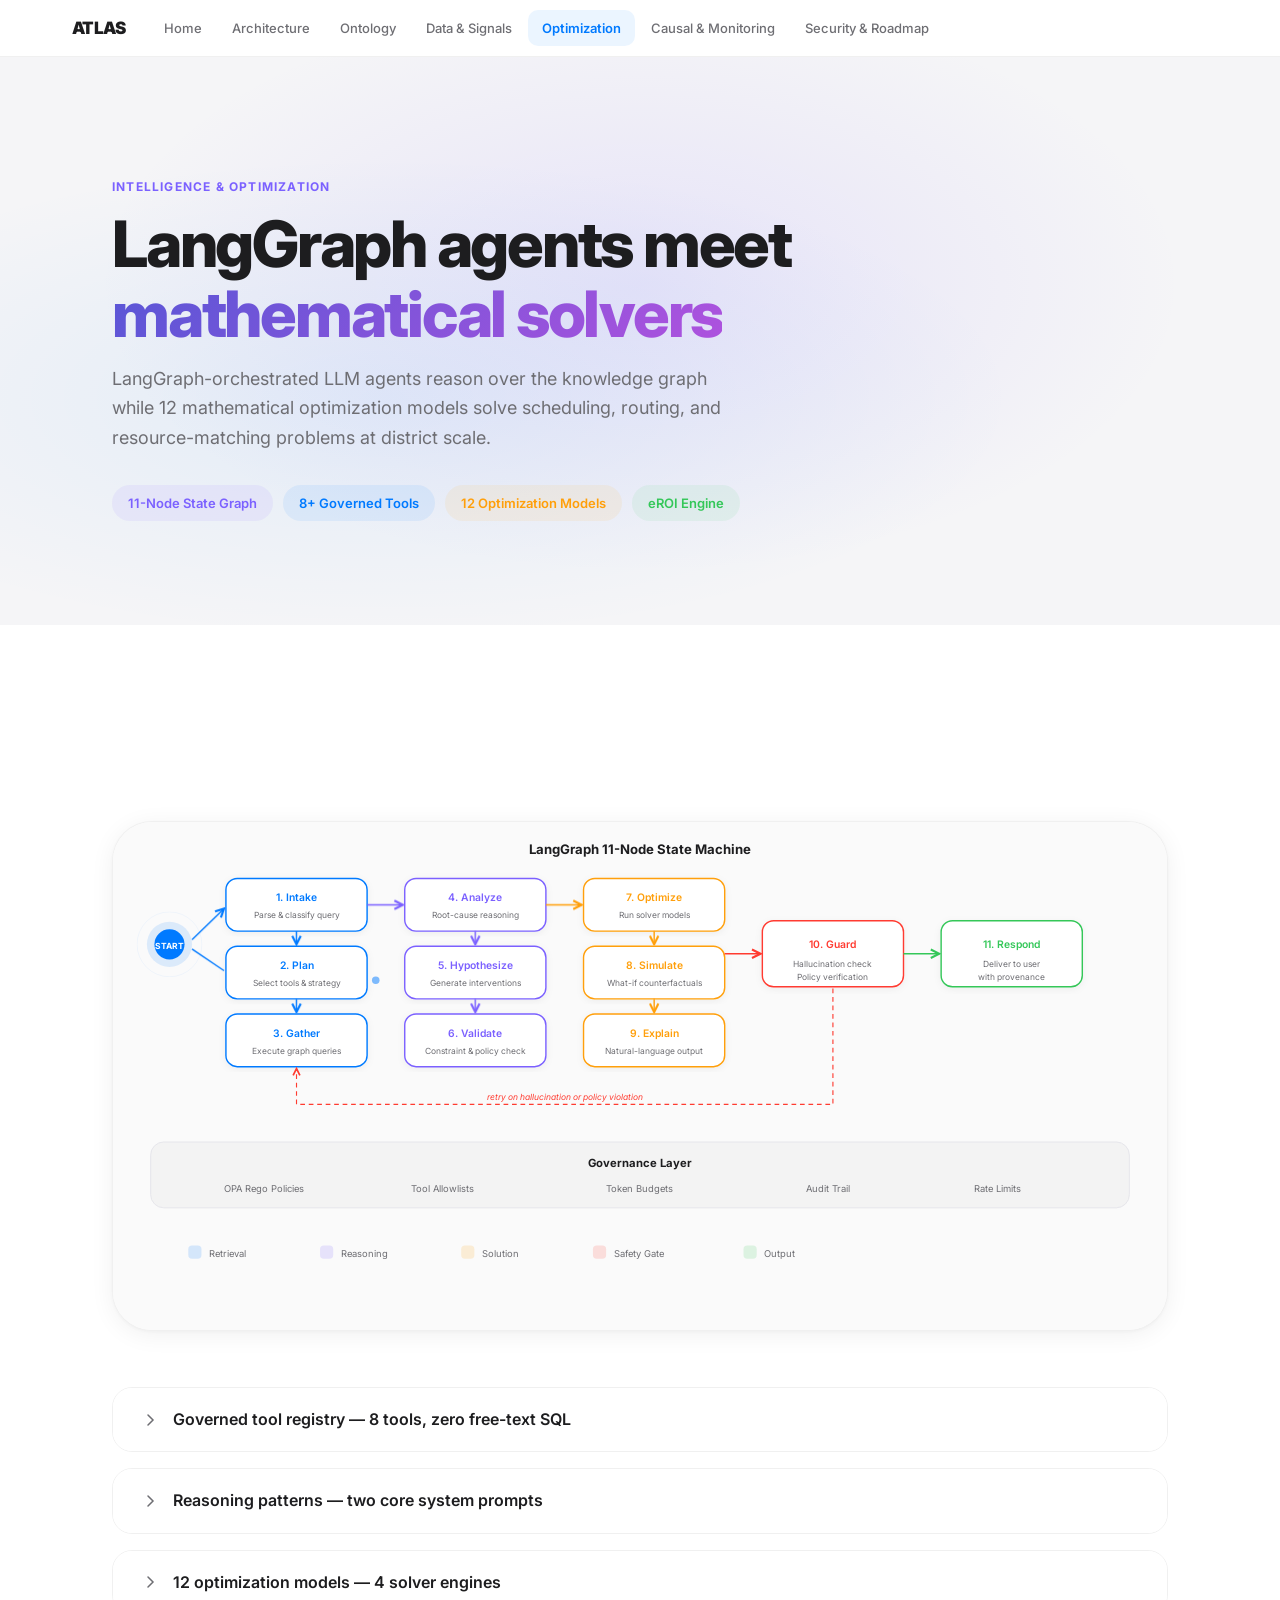
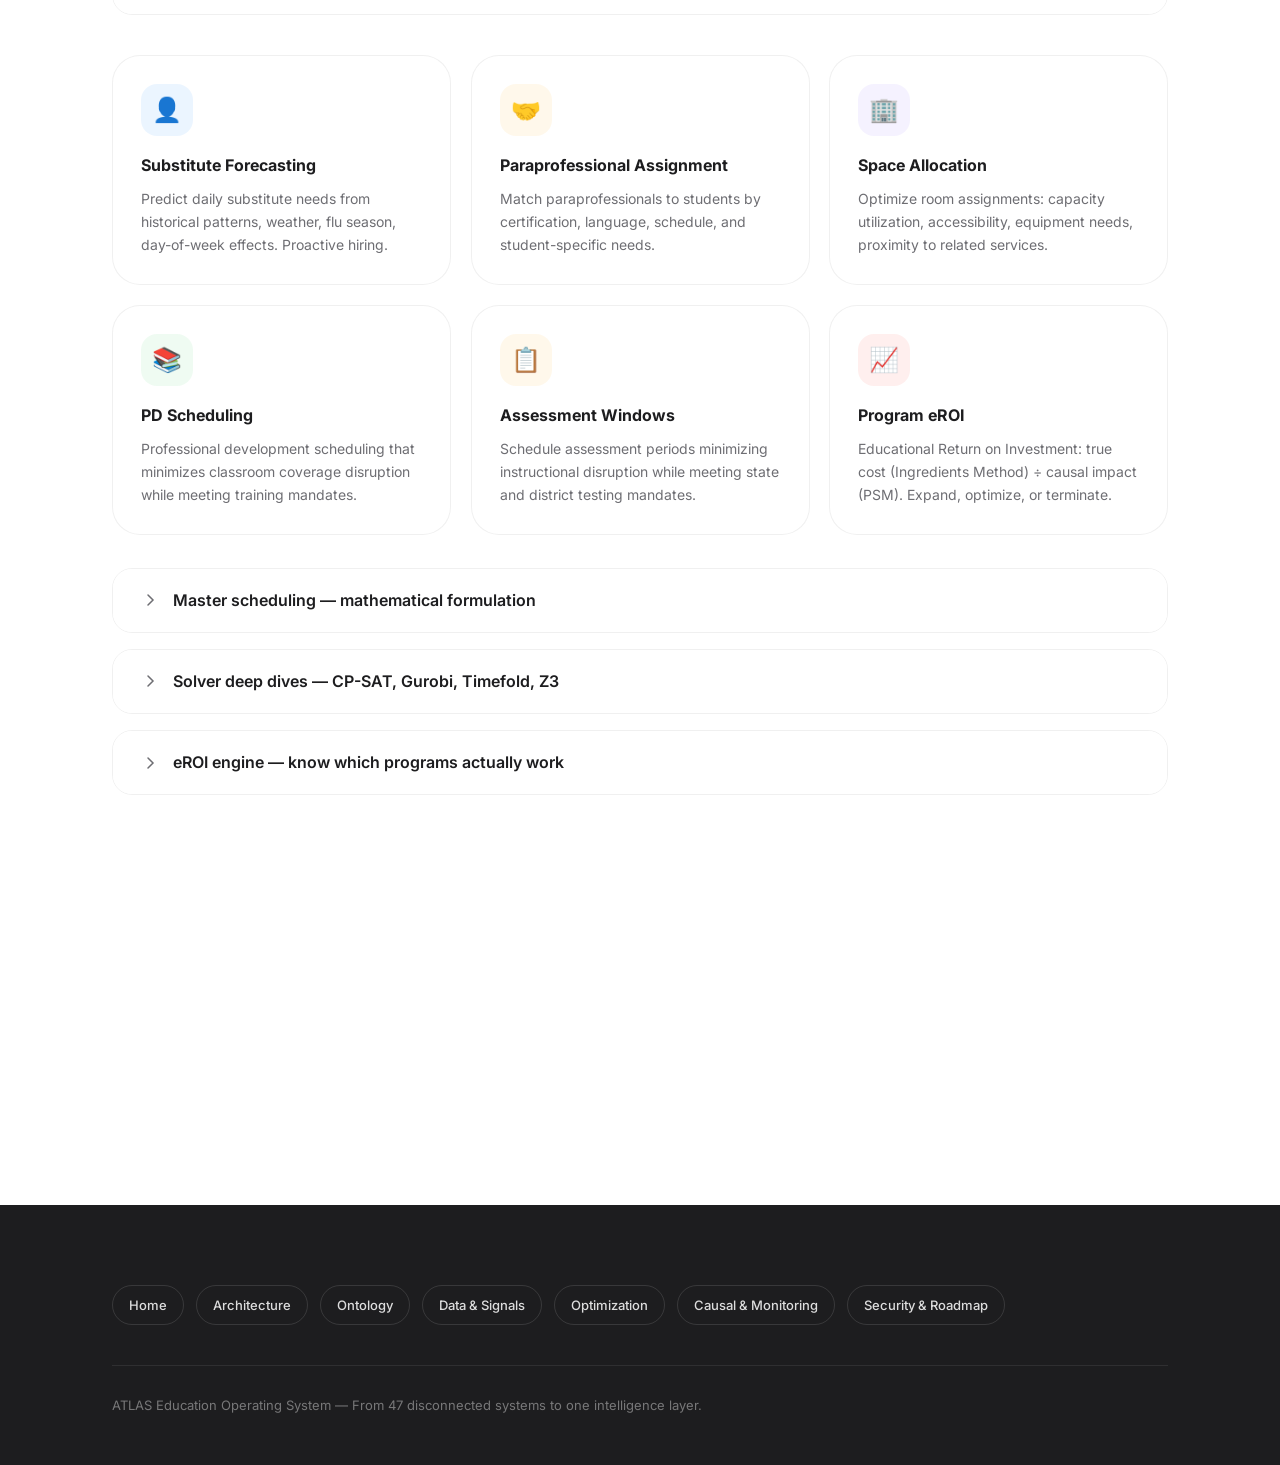
<file: optimization.html>
<!DOCTYPE html>
<html lang="en">
<head>
<meta charset="UTF-8">
<meta name="viewport" content="width=device-width, initial-scale=1.0">
<title>Intelligence &amp; Optimization — ATLAS</title>
<meta name="description" content="ATLAS optimization engine: a LangGraph LLM agent orchestrating 12 models across CP-SAT, Gurobi, Timefold, and Z3 solvers for education resource allocation.">
<link rel="stylesheet" href="atlas-design-system.css">
</head>
<body>
<a href="#main" class="skip-link">Skip to main content</a>
<div id="progress" style="width:0%"></div>

<nav>
<div class="nav-inner">
  <a href="index.html" class="nav-logo">ATLAS</a>
  <div class="nav-links">
    <a href="index.html">Home</a>
    <a href="architecture.html">Architecture</a>
    <a href="ontology.html">Ontology</a>
    <a href="data-intelligence.html">Data &amp; Signals</a>
    <a href="optimization.html" class="active">Optimization</a>
    <a href="causal-monitoring.html">Causal &amp; Monitoring</a>
    <a href="security-roadmap.html">Security &amp; Roadmap</a>
  </div>
  <button class="nav-hamburger" onclick="document.querySelector('.nav-links').classList.toggle('open')" aria-label="Menu">&#9776;</button>
</div>
</nav>

<main id="main">

<!-- ═══════════════════════════ PAGE HERO ═══════════════════════════ -->
<section class="page-hero" style="background:var(--bg2)">
<div class="page-bg" style="background:radial-gradient(ellipse at 50% 40%, rgba(123,97,255,.12) 0%, transparent 60%),radial-gradient(ellipse at 30% 60%, rgba(0,122,255,.08) 0%, transparent 50%);"></div>
<div class="con">
  <p class="sec-label reveal" style="color:var(--purple)">Intelligence &amp; Optimization</p>
  <h1 class="page-title reveal">LangGraph agents meet <span class="grad-purple">mathematical solvers</span></h1>
  <p class="page-sub reveal">LangGraph-orchestrated LLM agents reason over the knowledge graph while 12 mathematical optimization models solve scheduling, routing, and resource-matching problems at district scale.</p>
  <div class="pills reveal">
    <span class="mp" style="background:var(--purple-bg);color:var(--purple)">11-Node State Graph</span>
    <span class="mp" style="background:var(--blue-bg);color:var(--blue)">8+ Governed Tools</span>
    <span class="mp" style="background:var(--amber-bg);color:var(--amber)">12 Optimization Models</span>
    <span class="mp" style="background:var(--green-bg);color:var(--green)">eROI Engine</span>
  </div>
</div>
</section>

<!-- ═══════════════════════════ MAIN CONTENT ═══════════════════════════ -->
<section>
<div class="con">

  <!-- LangGraph Agent Diagram -->
  <div class="dia dia-hero reveal">
    <svg viewBox="0 0 1120 540" fill="none" xmlns="http://www.w3.org/2000/svg">
      <defs>
        <filter id="ds"><feDropShadow dx="0" dy="2" stdDeviation="4" flood-opacity=".05"/></filter>
        <marker id="arrow-b" markerWidth="8" markerHeight="8" refX="7" refY="4" orient="auto"><path d="M1 1 L7 4 L1 7" fill="none" stroke="var(--blue)" stroke-width="1.5"/></marker>
        <marker id="arrow-p" markerWidth="8" markerHeight="8" refX="7" refY="4" orient="auto"><path d="M1 1 L7 4 L1 7" fill="none" stroke="var(--purple)" stroke-width="1.5"/></marker>
        <marker id="arrow-a" markerWidth="8" markerHeight="8" refX="7" refY="4" orient="auto"><path d="M1 1 L7 4 L1 7" fill="none" stroke="var(--amber)" stroke-width="1.5"/></marker>
        <marker id="arrow-r" markerWidth="8" markerHeight="8" refX="7" refY="4" orient="auto"><path d="M1 1 L7 4 L1 7" fill="none" stroke="#FF3B30" stroke-width="1.5"/></marker>
        <marker id="arrow-g" markerWidth="8" markerHeight="8" refX="7" refY="4" orient="auto"><path d="M1 1 L7 4 L1 7" fill="none" stroke="var(--green)" stroke-width="1.5"/></marker>
      </defs>
      <rect width="1120" height="540" rx="20" fill="#FAFAFA"/>

      <!-- Title -->
      <text x="560" y="34" text-anchor="middle" font-family="Inter" font-size="14" font-weight="700" fill="var(--tx)">LangGraph 11-Node State Machine</text>

      <!-- START node -->
      <g class="svg-fade stagger-1">
        <circle cx="60" cy="130" r="24" fill="rgba(0,122,255,.12)"/>
        <circle cx="60" cy="130" r="16" fill="var(--blue)"/>
        <text x="60" y="135" text-anchor="middle" font-family="Inter" font-size="9" fill="#fff" font-weight="700">START</text>
        <circle cx="60" cy="130" r="28" fill="none" stroke="var(--blue)" stroke-width=".75" opacity=".3">
          <animate attributeName="r" values="28;35;28" dur="3s" repeatCount="indefinite"/>
          <animate attributeName="opacity" values=".3;.05;.3" dur="3s" repeatCount="indefinite"/>
        </circle>
      </g>

      <!-- RETRIEVAL PHASE (Blue) -->
      <g class="svg-fade stagger-1" filter="url(#ds)">
        <rect x="120" y="60" width="150" height="56" rx="12" fill="#FFF" stroke="var(--blue)" stroke-width="1.5"/>
        <text x="195" y="84" text-anchor="middle" font-family="Inter" font-size="11" font-weight="600" fill="var(--blue)">1. Intake</text>
        <text x="195" y="102" text-anchor="middle" font-family="Inter" font-size="9" fill="#6E6E73">Parse &amp; classify query</text>
      </g>
      <g class="svg-fade stagger-1" filter="url(#ds)">
        <rect x="120" y="132" width="150" height="56" rx="12" fill="#FFF" stroke="var(--blue)" stroke-width="1.5"/>
        <text x="195" y="156" text-anchor="middle" font-family="Inter" font-size="11" font-weight="600" fill="var(--blue)">2. Plan</text>
        <text x="195" y="174" text-anchor="middle" font-family="Inter" font-size="9" fill="#6E6E73">Select tools &amp; strategy</text>
      </g>
      <g class="svg-fade stagger-2" filter="url(#ds)">
        <rect x="120" y="204" width="150" height="56" rx="12" fill="#FFF" stroke="var(--blue)" stroke-width="1.5"/>
        <text x="195" y="228" text-anchor="middle" font-family="Inter" font-size="11" font-weight="600" fill="var(--blue)">3. Gather</text>
        <text x="195" y="246" text-anchor="middle" font-family="Inter" font-size="9" fill="#6E6E73">Execute graph queries</text>
      </g>
      <line x1="84" y1="125" x2="118" y2="92" stroke="var(--blue)" stroke-width="1.5" marker-end="url(#arrow-b)"/>
      <line x1="84" y1="135" x2="118" y2="158" stroke="var(--blue)" stroke-width="1.5"/>
      <line x1="195" y1="116" x2="195" y2="130" stroke="var(--blue)" stroke-width="1.5" marker-end="url(#arrow-b)"/>
      <line x1="195" y1="188" x2="195" y2="202" stroke="var(--blue)" stroke-width="1.5" marker-end="url(#arrow-b)"/>

      <!-- REASONING PHASE (Purple) -->
      <g class="svg-fade stagger-2" filter="url(#ds)">
        <rect x="310" y="60" width="150" height="56" rx="12" fill="#FFF" stroke="var(--purple)" stroke-width="1.5"/>
        <text x="385" y="84" text-anchor="middle" font-family="Inter" font-size="11" font-weight="600" fill="var(--purple)">4. Analyze</text>
        <text x="385" y="102" text-anchor="middle" font-family="Inter" font-size="9" fill="#6E6E73">Root-cause reasoning</text>
      </g>
      <g class="svg-fade stagger-3" filter="url(#ds)">
        <rect x="310" y="132" width="150" height="56" rx="12" fill="#FFF" stroke="var(--purple)" stroke-width="1.5"/>
        <text x="385" y="156" text-anchor="middle" font-family="Inter" font-size="11" font-weight="600" fill="var(--purple)">5. Hypothesize</text>
        <text x="385" y="174" text-anchor="middle" font-family="Inter" font-size="9" fill="#6E6E73">Generate interventions</text>
      </g>
      <g class="svg-fade stagger-3" filter="url(#ds)">
        <rect x="310" y="204" width="150" height="56" rx="12" fill="#FFF" stroke="var(--purple)" stroke-width="1.5"/>
        <text x="385" y="228" text-anchor="middle" font-family="Inter" font-size="11" font-weight="600" fill="var(--purple)">6. Validate</text>
        <text x="385" y="246" text-anchor="middle" font-family="Inter" font-size="9" fill="#6E6E73">Constraint &amp; policy check</text>
      </g>
      <line x1="270" y1="88" x2="308" y2="88" stroke="var(--purple)" stroke-width="1.5" marker-end="url(#arrow-p)"/>
      <line x1="385" y1="116" x2="385" y2="130" stroke="var(--purple)" stroke-width="1.5" marker-end="url(#arrow-p)"/>
      <line x1="385" y1="188" x2="385" y2="202" stroke="var(--purple)" stroke-width="1.5" marker-end="url(#arrow-p)"/>

      <!-- SOLUTION PHASE (Amber) -->
      <g class="svg-fade stagger-3" filter="url(#ds)">
        <rect x="500" y="60" width="150" height="56" rx="12" fill="#FFF" stroke="var(--amber)" stroke-width="1.5"/>
        <text x="575" y="84" text-anchor="middle" font-family="Inter" font-size="11" font-weight="600" fill="var(--amber)">7. Optimize</text>
        <text x="575" y="102" text-anchor="middle" font-family="Inter" font-size="9" fill="#6E6E73">Run solver models</text>
      </g>
      <g class="svg-fade stagger-4" filter="url(#ds)">
        <rect x="500" y="132" width="150" height="56" rx="12" fill="#FFF" stroke="var(--amber)" stroke-width="1.5"/>
        <text x="575" y="156" text-anchor="middle" font-family="Inter" font-size="11" font-weight="600" fill="var(--amber)">8. Simulate</text>
        <text x="575" y="174" text-anchor="middle" font-family="Inter" font-size="9" fill="#6E6E73">What-if counterfactuals</text>
      </g>
      <g class="svg-fade stagger-4" filter="url(#ds)">
        <rect x="500" y="204" width="150" height="56" rx="12" fill="#FFF" stroke="var(--amber)" stroke-width="1.5"/>
        <text x="575" y="228" text-anchor="middle" font-family="Inter" font-size="11" font-weight="600" fill="var(--amber)">9. Explain</text>
        <text x="575" y="246" text-anchor="middle" font-family="Inter" font-size="9" fill="#6E6E73">Natural-language output</text>
      </g>
      <line x1="460" y1="88" x2="498" y2="88" stroke="var(--amber)" stroke-width="1.5" marker-end="url(#arrow-a)"/>
      <line x1="575" y1="116" x2="575" y2="130" stroke="var(--amber)" stroke-width="1.5" marker-end="url(#arrow-a)"/>
      <line x1="575" y1="188" x2="575" y2="202" stroke="var(--amber)" stroke-width="1.5" marker-end="url(#arrow-a)"/>

      <!-- GUARD GATE (Red) -->
      <g class="svg-fade stagger-4" filter="url(#ds)">
        <rect x="690" y="105" width="150" height="70" rx="12" fill="#FFF" stroke="#FF3B30" stroke-width="1.5"/>
        <text x="765" y="134" text-anchor="middle" font-family="Inter" font-size="11" font-weight="600" fill="#FF3B30">10. Guard</text>
        <text x="765" y="154" text-anchor="middle" font-family="Inter" font-size="9" fill="#6E6E73">Hallucination check</text>
        <text x="765" y="168" text-anchor="middle" font-family="Inter" font-size="9" fill="#6E6E73">Policy verification</text>
      </g>

      <!-- RESPOND (Green) -->
      <g class="svg-fade stagger-5" filter="url(#ds)">
        <rect x="880" y="105" width="150" height="70" rx="12" fill="#FFF" stroke="var(--green)" stroke-width="1.5"/>
        <text x="955" y="134" text-anchor="middle" font-family="Inter" font-size="11" font-weight="600" fill="var(--green)">11. Respond</text>
        <text x="955" y="154" text-anchor="middle" font-family="Inter" font-size="9" fill="#6E6E73">Deliver to user</text>
        <text x="955" y="168" text-anchor="middle" font-family="Inter" font-size="9" fill="#6E6E73">with provenance</text>
      </g>

      <line x1="650" y1="140" x2="688" y2="140" stroke="#FF3B30" stroke-width="1.5" marker-end="url(#arrow-r)"/>
      <line x1="840" y1="140" x2="878" y2="140" stroke="var(--green)" stroke-width="1.5" marker-end="url(#arrow-g)"/>

      <!-- Loop-back arrow from Guard -->
      <path d="M765 177 L765 300 L195 300 L195 262" stroke="#FF3B30" stroke-width="1.2" stroke-dasharray="5,4" fill="none" marker-end="url(#arrow-r)"/>
      <text x="480" y="295" text-anchor="middle" font-family="Inter" font-size="9" fill="#FF3B30" font-style="italic">retry on hallucination or policy violation</text>

      <!-- Governance Layer -->
      <g class="svg-fade stagger-5">
        <rect x="40" y="340" width="1040" height="70" rx="14" fill="rgba(29,29,31,.03)" stroke="#E5E5EA"/>
        <text x="560" y="367" text-anchor="middle" font-family="Inter" font-size="12" font-weight="700" fill="var(--tx)">Governance Layer</text>
        <text x="160" y="393" text-anchor="middle" font-family="Inter" font-size="10" fill="#6E6E73">OPA Rego Policies</text>
        <text x="350" y="393" text-anchor="middle" font-family="Inter" font-size="10" fill="#6E6E73">Tool Allowlists</text>
        <text x="560" y="393" text-anchor="middle" font-family="Inter" font-size="10" fill="#6E6E73">Token Budgets</text>
        <text x="760" y="393" text-anchor="middle" font-family="Inter" font-size="10" fill="#6E6E73">Audit Trail</text>
        <text x="940" y="393" text-anchor="middle" font-family="Inter" font-size="10" fill="#6E6E73">Rate Limits</text>
      </g>

      <!-- Legend -->
      <g class="svg-fade stagger-5">
        <rect x="80" y="450" width="14" height="14" rx="4" fill="rgba(0,122,255,.15)"/>
        <text x="102" y="462" font-family="Inter" font-size="10" fill="#6E6E73">Retrieval</text>
        <rect x="220" y="450" width="14" height="14" rx="4" fill="rgba(123,97,255,.15)"/>
        <text x="242" y="462" font-family="Inter" font-size="10" fill="#6E6E73">Reasoning</text>
        <rect x="370" y="450" width="14" height="14" rx="4" fill="rgba(255,159,10,.15)"/>
        <text x="392" y="462" font-family="Inter" font-size="10" fill="#6E6E73">Solution</text>
        <rect x="510" y="450" width="14" height="14" rx="4" fill="rgba(255,59,48,.15)"/>
        <text x="532" y="462" font-family="Inter" font-size="10" fill="#6E6E73">Safety Gate</text>
        <rect x="670" y="450" width="14" height="14" rx="4" fill="rgba(52,199,89,.15)"/>
        <text x="692" y="462" font-family="Inter" font-size="10" fill="#6E6E73">Output</text>
      </g>

      <!-- Animated data particle -->
      <circle r="4" fill="var(--blue)" opacity=".5">
        <animateMotion dur="6s" repeatCount="indefinite" path="M60,130 L195,88 L195,160 L195,232 L385,88 L385,160 L385,232 L575,88 L575,160 L575,232 L765,140 L955,140"/>
      </circle>
    </svg>
  </div>

  <!-- Governed Tool Registry -->
  <details class="deep reveal" style="margin-top:32px">
    <summary>Governed tool registry &mdash; 8 tools, zero free-text SQL</summary>
    <div class="deep-body">
      <p>Every tool the agent can invoke is whitelisted, schema-validated, and rate-limited. The LLM never writes raw queries &mdash; it selects parameterized operations from a governed registry.</p>
      <div class="g2" style="gap:16px;margin-top:20px">
        <div class="card" style="padding:20px;border-left:3px solid var(--blue)">
          <h4 style="margin-bottom:4px;color:var(--blue)">&#128269; graph_query</h4>
          <p style="font-size:13px;color:var(--tx2)">Parameterized Cypher templates for traversing the knowledge graph. Supports learner context, cohort analysis, and relationship discovery.</p>
        </div>
        <div class="card" style="padding:20px;border-left:3px solid var(--blue)">
          <h4 style="margin-bottom:4px;color:var(--blue)">&#128200; time_series_fetch</h4>
          <p style="font-size:13px;color:var(--tx2)">Retrieves temporal feature vectors from XTDB v2 bitemporality. Supports sliding windows, YoY comparison, and trend extraction.</p>
        </div>
        <div class="card" style="padding:20px;border-left:3px solid var(--amber)">
          <h4 style="margin-bottom:4px;color:var(--amber)">&#9888;&#65039; signal_lookup</h4>
          <p style="font-size:13px;color:var(--tx2)">Fetches active signals for a learner or cohort, including severity, detection method, contributing features, and trend trajectory.</p>
        </div>
        <div class="card" style="padding:20px;border-left:3px solid var(--amber)">
          <h4 style="margin-bottom:4px;color:var(--amber)">&#128736; intervention_catalog</h4>
          <p style="font-size:13px;color:var(--tx2)">Searches the intervention registry by signal type, tier, grade band, and resource requirements. Returns evidence levels and historical eROI.</p>
        </div>
        <div class="card" style="padding:20px;border-left:3px solid var(--purple)">
          <h4 style="margin-bottom:4px;color:var(--purple)">&#128170; constraint_check</h4>
          <p style="font-size:13px;color:var(--tx2)">Validates a proposed action against policy constraints (class sizes, certification requirements, budget caps, scheduling conflicts).</p>
        </div>
        <div class="card" style="padding:20px;border-left:3px solid var(--purple)">
          <h4 style="margin-bottom:4px;color:var(--purple)">&#127919; optimization_solve</h4>
          <p style="font-size:13px;color:var(--tx2)">Dispatches a problem to the appropriate solver (CP-SAT, Z3, Timefold, or Gurobi) and returns the optimal or near-optimal solution.</p>
        </div>
        <div class="card" style="padding:20px;border-left:3px solid var(--green)">
          <h4 style="margin-bottom:4px;color:var(--green)">&#128202; eroi_calculate</h4>
          <p style="font-size:13px;color:var(--tx2)">Computes the expected Return on Investment for a proposed intervention using the multi-factor eROI model with confidence intervals.</p>
        </div>
        <div class="card" style="padding:20px;border-left:3px solid var(--green)">
          <h4 style="margin-bottom:4px;color:var(--green)">&#128221; explain_generate</h4>
          <p style="font-size:13px;color:var(--tx2)">Produces natural-language explanations with citations to data points, graph paths, and confidence scores for decision provenance.</p>
        </div>
      </div>
    </div>
  </details>

  <!-- Reasoning Patterns -->
  <details class="deep reveal">
    <summary>Reasoning patterns &mdash; two core system prompts</summary>
    <div class="deep-body">
      <p>Specialized system prompts guide the LLM through structured reasoning chains, ensuring consistent and auditable analysis.</p>
      <h4 style="margin-top:20px">Root-Cause Analysis Prompt</h4>
      <div style="margin:12px 0 24px">
        <div class="card" style="padding:16px;margin-bottom:10px;border-left:3px solid var(--purple)">
          <strong>Step 1: Signal Decomposition</strong>
          <p style="font-size:13px;color:var(--tx2);margin-top:4px">Break down the composite signal into contributing features with attribution weights.</p>
        </div>
        <div class="card" style="padding:16px;margin-bottom:10px;border-left:3px solid var(--purple)">
          <strong>Step 2: Temporal Analysis</strong>
          <p style="font-size:13px;color:var(--tx2);margin-top:4px">Examine feature trajectories over time. Identify inflection points and rate-of-change anomalies.</p>
        </div>
        <div class="card" style="padding:16px;margin-bottom:10px;border-left:3px solid var(--purple)">
          <strong>Step 3: Graph Context</strong>
          <p style="font-size:13px;color:var(--tx2);margin-top:4px">Traverse the knowledge graph to find related entities, peer comparisons, and environmental factors.</p>
        </div>
        <div class="card" style="padding:16px;margin-bottom:10px;border-left:3px solid var(--purple)">
          <strong>Step 4: Hypothesis Formation</strong>
          <p style="font-size:13px;color:var(--tx2);margin-top:4px">Generate ranked hypotheses with confidence scores, citing specific data points as evidence.</p>
        </div>
        <div class="card" style="padding:16px;border-left:3px solid var(--purple)">
          <strong>Step 5: Intervention Matching</strong>
          <p style="font-size:13px;color:var(--tx2);margin-top:4px">Map each hypothesis to evidence-based interventions from the catalog, computing eROI for each.</p>
        </div>
      </div>
      <h4>Intervention Matching Prompt</h4>
      <div style="margin:12px 0">
        <div class="card" style="padding:16px;margin-bottom:10px;border-left:3px solid var(--blue)">
          <strong>Constraint Awareness</strong>
          <p style="font-size:13px;color:var(--tx2);margin-top:4px">Check staff availability, budget remaining, caseload limits, and scheduling conflicts before recommending.</p>
        </div>
        <div class="card" style="padding:16px;margin-bottom:10px;border-left:3px solid var(--blue)">
          <strong>Evidence Hierarchy</strong>
          <p style="font-size:13px;color:var(--tx2);margin-top:4px">Prefer interventions with Tier 1 (strong) or Tier 2 (moderate) evidence from What Works Clearinghouse.</p>
        </div>
        <div class="card" style="padding:16px;margin-bottom:10px;border-left:3px solid var(--blue)">
          <strong>Equity Check</strong>
          <p style="font-size:13px;color:var(--tx2);margin-top:4px">Verify proportional representation across demographic groups. Flag disparate impact exceeding threshold.</p>
        </div>
        <div class="card" style="padding:16px;border-left:3px solid var(--blue)">
          <strong>eROI Ranking</strong>
          <p style="font-size:13px;color:var(--tx2);margin-top:4px">Rank all viable interventions by expected ROI, presenting top 3 with confidence intervals and trade-offs.</p>
        </div>
      </div>
    </div>
  </details>

  <!-- 12 Optimization Models -->
  <details class="deep reveal">
    <summary>12 optimization models &mdash; 4 solver engines</summary>
    <div class="deep-body">
      <p>From master bell scheduling to bus routing and staff assignment, each model is formulated as a constrained optimization problem and dispatched to the appropriate solver.</p>
      <div class="dia dia-hero" style="margin:20px 0">
        <svg viewBox="0 0 1120 520" xmlns="http://www.w3.org/2000/svg">
          <defs>
            <filter id="ds2"><feDropShadow dx="0" dy="2" stdDeviation="4" flood-opacity=".05"/></filter>
          </defs>
          <rect width="1120" height="520" rx="20" fill="#FAFAFA"/>

          <!-- Solver engines at top -->
          <text x="560" y="30" text-anchor="middle" font-family="Inter" font-size="12" font-weight="700" fill="#8E8E93">SOLVER ENGINES</text>
          <g filter="url(#ds2)">
            <rect x="40" y="45" width="230" height="44" rx="10" fill="#FFF" stroke="var(--blue)" stroke-width="1.5"/>
            <text x="155" y="72" text-anchor="middle" font-family="Inter" font-size="11" font-weight="700" fill="var(--blue)">OR-Tools CP-SAT</text>
          </g>
          <g filter="url(#ds2)">
            <rect x="290" y="45" width="230" height="44" rx="10" fill="#FFF" stroke="var(--amber)" stroke-width="1.5"/>
            <text x="405" y="72" text-anchor="middle" font-family="Inter" font-size="11" font-weight="700" fill="var(--amber)">Gurobi</text>
          </g>
          <g filter="url(#ds2)">
            <rect x="540" y="45" width="230" height="44" rx="10" fill="#FFF" stroke="var(--purple)" stroke-width="1.5"/>
            <text x="655" y="72" text-anchor="middle" font-family="Inter" font-size="11" font-weight="700" fill="var(--purple)">Timefold</text>
          </g>
          <g filter="url(#ds2)">
            <rect x="790" y="45" width="230" height="44" rx="10" fill="#FFF" stroke="var(--green)" stroke-width="1.5"/>
            <text x="905" y="72" text-anchor="middle" font-family="Inter" font-size="11" font-weight="700" fill="var(--green)">Z3 SMT</text>
          </g>

          <line x1="155" y1="89" x2="155" y2="115" stroke="var(--blue)" stroke-width="1" stroke-dasharray="3,3" opacity=".4"/>
          <line x1="405" y1="89" x2="405" y2="115" stroke="var(--amber)" stroke-width="1" stroke-dasharray="3,3" opacity=".4"/>
          <line x1="655" y1="89" x2="655" y2="115" stroke="var(--purple)" stroke-width="1" stroke-dasharray="3,3" opacity=".4"/>
          <line x1="905" y1="89" x2="905" y2="115" stroke="var(--green)" stroke-width="1" stroke-dasharray="3,3" opacity=".4"/>

          <!-- CP-SAT models -->
          <g filter="url(#ds2)">
            <rect x="30" y="120" width="250" height="70" rx="12" fill="#FFF" stroke="var(--blue)" stroke-width="1"/>
            <text x="155" y="146" text-anchor="middle" font-family="Inter" font-size="10" font-weight="700" fill="var(--blue)">1. Master Bell Schedule</text>
            <text x="155" y="164" text-anchor="middle" font-family="Inter" font-size="9" fill="#6E6E73">Room capacity, teacher certs, periods</text>
            <text x="155" y="180" text-anchor="middle" font-family="Inter" font-size="8" fill="#8E8E93">Constraint Programming</text>
          </g>
          <g filter="url(#ds2)">
            <rect x="30" y="200" width="250" height="70" rx="12" fill="#FFF" stroke="var(--blue)" stroke-width="1"/>
            <text x="155" y="226" text-anchor="middle" font-family="Inter" font-size="10" font-weight="700" fill="var(--blue)">4. Student-Intervention Match</text>
            <text x="155" y="244" text-anchor="middle" font-family="Inter" font-size="9" fill="#6E6E73">Severity, capacity, evidence tier, eROI</text>
            <text x="155" y="260" text-anchor="middle" font-family="Inter" font-size="8" fill="#8E8E93">Assignment Problem</text>
          </g>
          <g filter="url(#ds2)">
            <rect x="30" y="280" width="250" height="70" rx="12" fill="#FFF" stroke="var(--blue)" stroke-width="1"/>
            <text x="155" y="306" text-anchor="middle" font-family="Inter" font-size="10" font-weight="700" fill="var(--blue)">7. Section Balancing</text>
            <text x="155" y="324" text-anchor="middle" font-family="Inter" font-size="9" fill="#6E6E73">Class-size caps, demographic balance</text>
            <text x="155" y="340" text-anchor="middle" font-family="Inter" font-size="8" fill="#8E8E93">Bin Packing</text>
          </g>
          <g filter="url(#ds2)">
            <rect x="30" y="360" width="250" height="70" rx="12" fill="#FFF" stroke="var(--blue)" stroke-width="1"/>
            <text x="155" y="386" text-anchor="middle" font-family="Inter" font-size="10" font-weight="700" fill="var(--blue)">8. Assessment Calendar</text>
            <text x="155" y="404" text-anchor="middle" font-family="Inter" font-size="9" fill="#6E6E73">Testing windows, proctor availability</text>
            <text x="155" y="420" text-anchor="middle" font-family="Inter" font-size="8" fill="#8E8E93">Constraint Programming</text>
          </g>
          <g filter="url(#ds2)">
            <rect x="30" y="440" width="250" height="56" rx="12" fill="#FFF" stroke="var(--blue)" stroke-width="1"/>
            <text x="155" y="464" text-anchor="middle" font-family="Inter" font-size="10" font-weight="700" fill="var(--blue)">9. Space Utilization</text>
            <text x="155" y="482" text-anchor="middle" font-family="Inter" font-size="9" fill="#6E6E73">Room features, ADA, utilization targets</text>
          </g>

          <!-- Gurobi models -->
          <g filter="url(#ds2)">
            <rect x="290" y="120" width="250" height="70" rx="12" fill="#FFF" stroke="var(--amber)" stroke-width="1"/>
            <text x="415" y="146" text-anchor="middle" font-family="Inter" font-size="10" font-weight="700" fill="var(--amber)">2. BiRD Bus Routing</text>
            <text x="415" y="164" text-anchor="middle" font-family="Inter" font-size="9" fill="#6E6E73">Capacity, time windows, max ride time</text>
            <text x="415" y="180" text-anchor="middle" font-family="Inter" font-size="8" fill="#8E8E93">Vehicle Routing (CVRP)</text>
          </g>
          <g filter="url(#ds2)">
            <rect x="290" y="200" width="250" height="70" rx="12" fill="#FFF" stroke="var(--amber)" stroke-width="1"/>
            <text x="415" y="226" text-anchor="middle" font-family="Inter" font-size="10" font-weight="700" fill="var(--amber)">3. VRPTW Staff Routing</text>
            <text x="415" y="244" text-anchor="middle" font-family="Inter" font-size="9" fill="#6E6E73">Travel time, caseload, cert match</text>
            <text x="415" y="260" text-anchor="middle" font-family="Inter" font-size="8" fill="#8E8E93">Vehicle Routing</text>
          </g>
          <g filter="url(#ds2)">
            <rect x="290" y="280" width="250" height="70" rx="12" fill="#FFF" stroke="var(--amber)" stroke-width="1"/>
            <text x="415" y="306" text-anchor="middle" font-family="Inter" font-size="10" font-weight="700" fill="var(--amber)">6. Budget Allocation</text>
            <text x="415" y="324" text-anchor="middle" font-family="Inter" font-size="9" fill="#6E6E73">Title I/IDEA, per-pupil floors</text>
            <text x="415" y="340" text-anchor="middle" font-family="Inter" font-size="8" fill="#8E8E93">Mixed-Integer Linear</text>
          </g>
          <g filter="url(#ds2)">
            <rect x="290" y="360" width="250" height="70" rx="12" fill="#FFF" stroke="var(--amber)" stroke-width="1"/>
            <text x="415" y="386" text-anchor="middle" font-family="Inter" font-size="10" font-weight="700" fill="var(--amber)">12. Capital Planning</text>
            <text x="415" y="404" text-anchor="middle" font-family="Inter" font-size="9" fill="#6E6E73">Bond constraints, facility index</text>
            <text x="415" y="420" text-anchor="middle" font-family="Inter" font-size="8" fill="#8E8E93">Multi-Year MILP</text>
          </g>

          <!-- Timefold models -->
          <g filter="url(#ds2)">
            <rect x="550" y="120" width="250" height="70" rx="12" fill="#FFF" stroke="var(--purple)" stroke-width="1"/>
            <text x="675" y="146" text-anchor="middle" font-family="Inter" font-size="10" font-weight="700" fill="var(--purple)">5. Substitute Teacher Assign</text>
            <text x="675" y="164" text-anchor="middle" font-family="Inter" font-size="9" fill="#6E6E73">Cert match, preference, travel, fairness</text>
            <text x="675" y="180" text-anchor="middle" font-family="Inter" font-size="8" fill="#8E8E93">Resource Scheduling</text>
          </g>
          <g filter="url(#ds2)">
            <rect x="550" y="200" width="250" height="70" rx="12" fill="#FFF" stroke="var(--purple)" stroke-width="1"/>
            <text x="675" y="226" text-anchor="middle" font-family="Inter" font-size="10" font-weight="700" fill="var(--purple)">10. PD Scheduling</text>
            <text x="675" y="244" text-anchor="middle" font-family="Inter" font-size="9" fill="#6E6E73">Coverage, prerequisites, budget</text>
            <text x="675" y="260" text-anchor="middle" font-family="Inter" font-size="8" fill="#8E8E93">Resource Scheduling</text>
          </g>

          <!-- Z3 model -->
          <g filter="url(#ds2)">
            <rect x="810" y="120" width="250" height="70" rx="12" fill="#FFF" stroke="var(--green)" stroke-width="1"/>
            <text x="935" y="146" text-anchor="middle" font-family="Inter" font-size="10" font-weight="700" fill="var(--green)">11. Enrollment Projection</text>
            <text x="935" y="164" text-anchor="middle" font-family="Inter" font-size="9" fill="#6E6E73">Capacity bounds, demographic trends</text>
            <text x="935" y="180" text-anchor="middle" font-family="Inter" font-size="8" fill="#8E8E93">SMT Solver</text>
          </g>
        </svg>
      </div>
      <div style="padding:16px 20px;border-radius:12px;background:rgba(255,159,10,.06);border:1px solid rgba(255,159,10,.15)">
        <strong style="color:var(--amber)">Solver Selection Logic:</strong> The system automatically dispatches each problem to the optimal solver based on problem structure. CP-SAT handles discrete feasibility, Gurobi tackles large-scale linear/integer programs, Timefold manages dynamic rescheduling, and Z3 verifies logical satisfiability for policy constraints.
      </div>
    </div>
  </details>

  <!-- Additional Model Cards -->
  <div class="g3 reveal" style="gap:20px;margin-top:40px">
    <div class="card" style="padding:28px">
      <div class="card-icon" style="background:rgba(0,122,255,.08);margin-bottom:16px">&#128100;</div>
      <h4 style="margin-bottom:8px">Substitute Forecasting</h4>
      <p style="font-size:14px;color:var(--tx2)">Predict daily substitute needs from historical patterns, weather, flu season, day-of-week effects. Proactive hiring.</p>
    </div>
    <div class="card" style="padding:28px">
      <div class="card-icon" style="background:rgba(255,159,10,.08);margin-bottom:16px">&#129309;</div>
      <h4 style="margin-bottom:8px">Paraprofessional Assignment</h4>
      <p style="font-size:14px;color:var(--tx2)">Match paraprofessionals to students by certification, language, schedule, and student-specific needs.</p>
    </div>
    <div class="card" style="padding:28px">
      <div class="card-icon" style="background:rgba(123,97,255,.08);margin-bottom:16px">&#127970;</div>
      <h4 style="margin-bottom:8px">Space Allocation</h4>
      <p style="font-size:14px;color:var(--tx2)">Optimize room assignments: capacity utilization, accessibility, equipment needs, proximity to related services.</p>
    </div>
    <div class="card" style="padding:28px">
      <div class="card-icon" style="background:rgba(52,199,89,.08);margin-bottom:16px">&#128218;</div>
      <h4 style="margin-bottom:8px">PD Scheduling</h4>
      <p style="font-size:14px;color:var(--tx2)">Professional development scheduling that minimizes classroom coverage disruption while meeting training mandates.</p>
    </div>
    <div class="card" style="padding:28px">
      <div class="card-icon" style="background:rgba(255,159,10,.08);margin-bottom:16px">&#128203;</div>
      <h4 style="margin-bottom:8px">Assessment Windows</h4>
      <p style="font-size:14px;color:var(--tx2)">Schedule assessment periods minimizing instructional disruption while meeting state and district testing mandates.</p>
    </div>
    <div class="card" style="padding:28px">
      <div class="card-icon" style="background:rgba(255,59,48,.08);margin-bottom:16px">&#128200;</div>
      <h4 style="margin-bottom:8px">Program eROI</h4>
      <p style="font-size:14px;color:var(--tx2)">Educational Return on Investment: true cost (Ingredients Method) &divide; causal impact (PSM). Expand, optimize, or terminate.</p>
    </div>
  </div>

  <!-- Master Scheduling Formulation -->
  <details class="deep reveal" style="margin-top:32px">
    <summary>Master scheduling &mdash; mathematical formulation</summary>
    <div class="deep-body">
      <h4>Decision Variables</h4>
      <div class="code-block">x[c,t,r] &isin; {0,1} : course section c scheduled at time slot t in room r</div>
      <h4 style="margin-top:20px">Objective</h4>
      <div class="code-block">min &Sigma;_h w_h &middot; violation_h + &Sigma;_s w_s &middot; violation_s</div>
      <h4 style="margin-top:20px">Hard Constraints</h4>
      <p>Teacher conflicts (one location per slot), room conflicts (one section per room per slot), room capacity (enrollment &le; capacity), student conflicts (no simultaneous sections), IEP service minutes (pull-out blocks must exist), teacher certification (valid cert for subject).</p>
      <h4 style="margin-top:20px">Soft Constraints (weighted)</h4>
      <p>Student preference satisfaction, teacher schedule compactness, equitable access to advanced courses, pedagogical sequencing (lab follows lecture), planning period distribution per contract.</p>
      <div style="margin-top:20px;padding:16px 20px;border-radius:12px;background:rgba(255,159,10,.06);border:1px solid rgba(255,159,10,.15)">
        <strong style="color:var(--amber)">Solver:</strong> Google OR-Tools CP-SAT with hot-start from prior year schedule. Decomposed into teacher assignment + room assignment + student scheduling sub-problems. Large Neighborhood Search for refinement.
      </div>
    </div>
  </details>

  <!-- Solver Deep Dives -->
  <details class="deep reveal">
    <summary>Solver deep dives &mdash; CP-SAT, Gurobi, Timefold, Z3</summary>
    <div class="deep-body">
      <p>Each solver is containerized with standardized input/output schemas. The dispatch layer handles serialization, timeout management, and solution caching.</p>
      <h4 style="margin-top:20px">OR-Tools CP-SAT</h4>
      <p>Google&rsquo;s constraint programming solver &mdash; the workhorse for ATLAS scheduling. Handles 5 of the 12 models. Supports Boolean, integer, and interval variables with global constraints. Parallel search with portfolio of strategies. Typical solve time: &lt;30s for a 2,000-student school&rsquo;s master schedule. Warm-start from previous solutions for incremental re-optimization.</p>
      <h4 style="margin-top:20px">Gurobi Optimizer</h4>
      <p>Commercial-grade MILP solver for large-scale linear and integer programming. Budget allocation with 100+ constraint rows per district. Multi-year capital planning with stochastic demand scenarios. Bus routing sub-problems when OR-Tools hits scalability limits. Cloud-hosted with per-district license isolation.</p>
      <h4 style="margin-top:20px">Timefold (OptaPlanner)</h4>
      <p>Java-based constraint solver optimized for dynamic planning with frequent re-scheduling. Substitute teacher assignment with real-time availability updates. Late-acceptance and tabu search metaheuristics. Continuous planning mode &mdash; re-optimizes as constraints change.</p>
      <h4 style="margin-top:20px">Z3 SMT Solver</h4>
      <p>Microsoft&rsquo;s Satisfiability Modulo Theories solver for logical constraint verification. Enrollment projection feasibility under policy change scenarios. Validates that proposed schedules satisfy all hard constraints before deployment. Unsat core extraction pinpoints the minimal set of conflicting constraints.</p>
    </div>
  </details>

  <!-- eROI Engine -->
  <details class="deep reveal">
    <summary>eROI engine &mdash; know which programs actually work</summary>
    <div class="deep-body">
      <p>Every program and intervention carries an expected Return on Investment computed from true cost, causal impact, and outcome probability. This moves education spending decisions from intuition to evidence.</p>

      <h4 style="margin-top:24px">True Cost (Ingredients Method)</h4>
      <div class="code-block" style="margin:12px 0 24px">
True_Cost = &Sigma; (Personnel_hours &times; loaded_rate)
           + &Sigma; (Materials &times; unit_cost)
           + &Sigma; (Facilities &times; sq_ft_rate)
           + &Sigma; (Training &times; per_session)
           + Opportunity_Cost(student_time_pulled)
           + Admin_Overhead(15% default)</div>

      <h4>Causal Attribution via PSM</h4>
      <div class="code-block" style="margin:12px 0 24px">
ATT = E[Y(1) | T=1] - E[Y(0) | T=1]

1. Estimate propensity score: P(T=1 | X) via logistic regression
2. Match treated to nearest-neighbor controls (caliper = 0.2&sigma;)
3. Validate balance: standardized mean difference &lt; 0.1 on all X
4. Compute ATT with Abadie-Imbens standard errors
5. Sensitivity analysis: Rosenbaum bounds &Gamma; &isin; [1, 2]</div>

      <h4>eROI Calculation</h4>
      <div class="code-block" style="margin:12px 0 24px">
eROI = P(success) &times; ATT / True_Cost

Where:
  P(success) = LightGBM calibrated probability (Platt scaling)
  ATT        = Average Treatment Effect on the Treated (PSM)
  True_Cost  = Ingredients Method total (annualized)

Bootstrap 95% CI from n &ge; 30 historical cohorts</div>

      <h4 style="margin-top:24px">Stop / Continue / Expand Decision Matrix</h4>
      <table class="tbl" style="margin-top:12px">
        <thead>
          <tr><th>eROI Range</th><th>Decision</th><th>Action</th></tr>
        </thead>
        <tbody>
          <tr><td>&lt; 0.5</td><td style="color:var(--red);font-weight:600">Stop</td><td>Phase out program. Redirect funding to higher-eROI alternatives.</td></tr>
          <tr><td>0.5 &ndash; 1.5</td><td style="color:var(--amber);font-weight:600">Optimize</td><td>Identify cost drivers. A/B test delivery modifications. Re-evaluate in 1 semester.</td></tr>
          <tr><td>1.5 &ndash; 3.0</td><td style="color:var(--blue);font-weight:600">Continue</td><td>Maintain current funding. Monitor for regression. Share best practices.</td></tr>
          <tr><td>&gt; 3.0</td><td style="color:var(--green);font-weight:600">Expand</td><td>Increase enrollment capacity. Request additional funding. Replicate across sites.</td></tr>
        </tbody>
      </table>

      <div style="margin-top:20px;padding:16px 20px;border-radius:12px;background:rgba(52,199,89,.06);border:1px solid rgba(52,199,89,.15)">
        <strong style="color:var(--green)">Feedback Loop:</strong> Actual outcomes feed back quarterly. eROI recalculated with fresh ATT estimates. Under-performers flagged automatically. Portfolio re-optimized across all active programs to maximize district-wide impact per dollar.
      </div>
    </div>
  </details>

</div>
</section>

<!-- ═══════════════════════════ NEXT ═══════════════════════════ -->
<section style="padding:60px 0">
<div class="con">
  <a href="causal-monitoring.html" class="next-topic reveal">
    <div>
      <div class="next-label">Next Chapter</div>
      <div class="next-title">Causal Analysis &amp; Monitoring &rarr; 5 Methods, Closed-Loop Learning</div>
    </div>
    <span class="next-arrow">&rarr;</span>
  </a>
</div>
</section>

</main>

<footer>
<div class="con">
  <div class="footer-grid">
    <a href="index.html" class="footer-pill">Home</a>
    <a href="architecture.html" class="footer-pill">Architecture</a>
    <a href="ontology.html" class="footer-pill">Ontology</a>
    <a href="data-intelligence.html" class="footer-pill">Data &amp; Signals</a>
    <a href="optimization.html" class="footer-pill">Optimization</a>
    <a href="causal-monitoring.html" class="footer-pill">Causal &amp; Monitoring</a>
    <a href="security-roadmap.html" class="footer-pill">Security &amp; Roadmap</a>
  </div>
  <div class="footer-bottom">ATLAS Education Operating System &mdash; From 47 disconnected systems to one intelligence layer.</div>
</div>
</footer>

<button id="top-btn" onclick="window.scrollTo({top:0,behavior:'smooth'})" aria-label="Back to top">&uarr;</button>
<script src="atlas.js" defer></script>
</body>
</html>
</file>
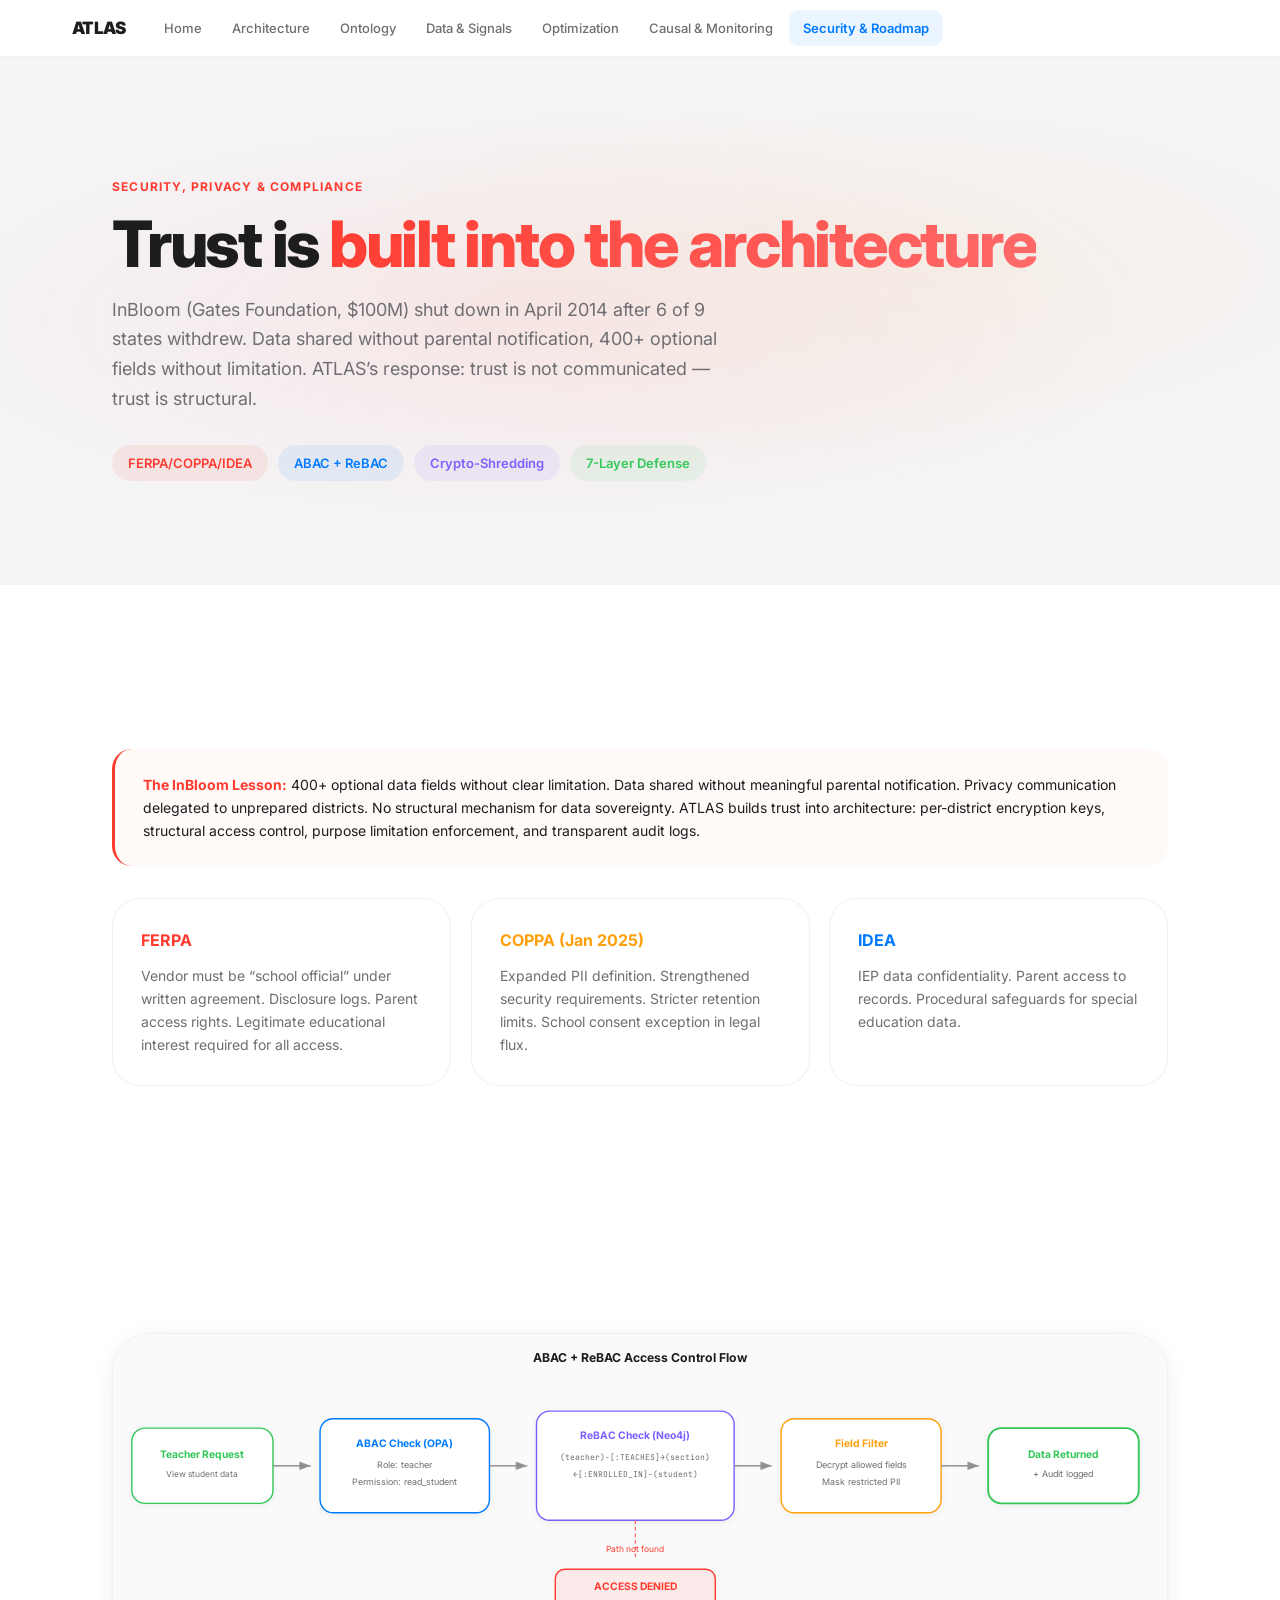
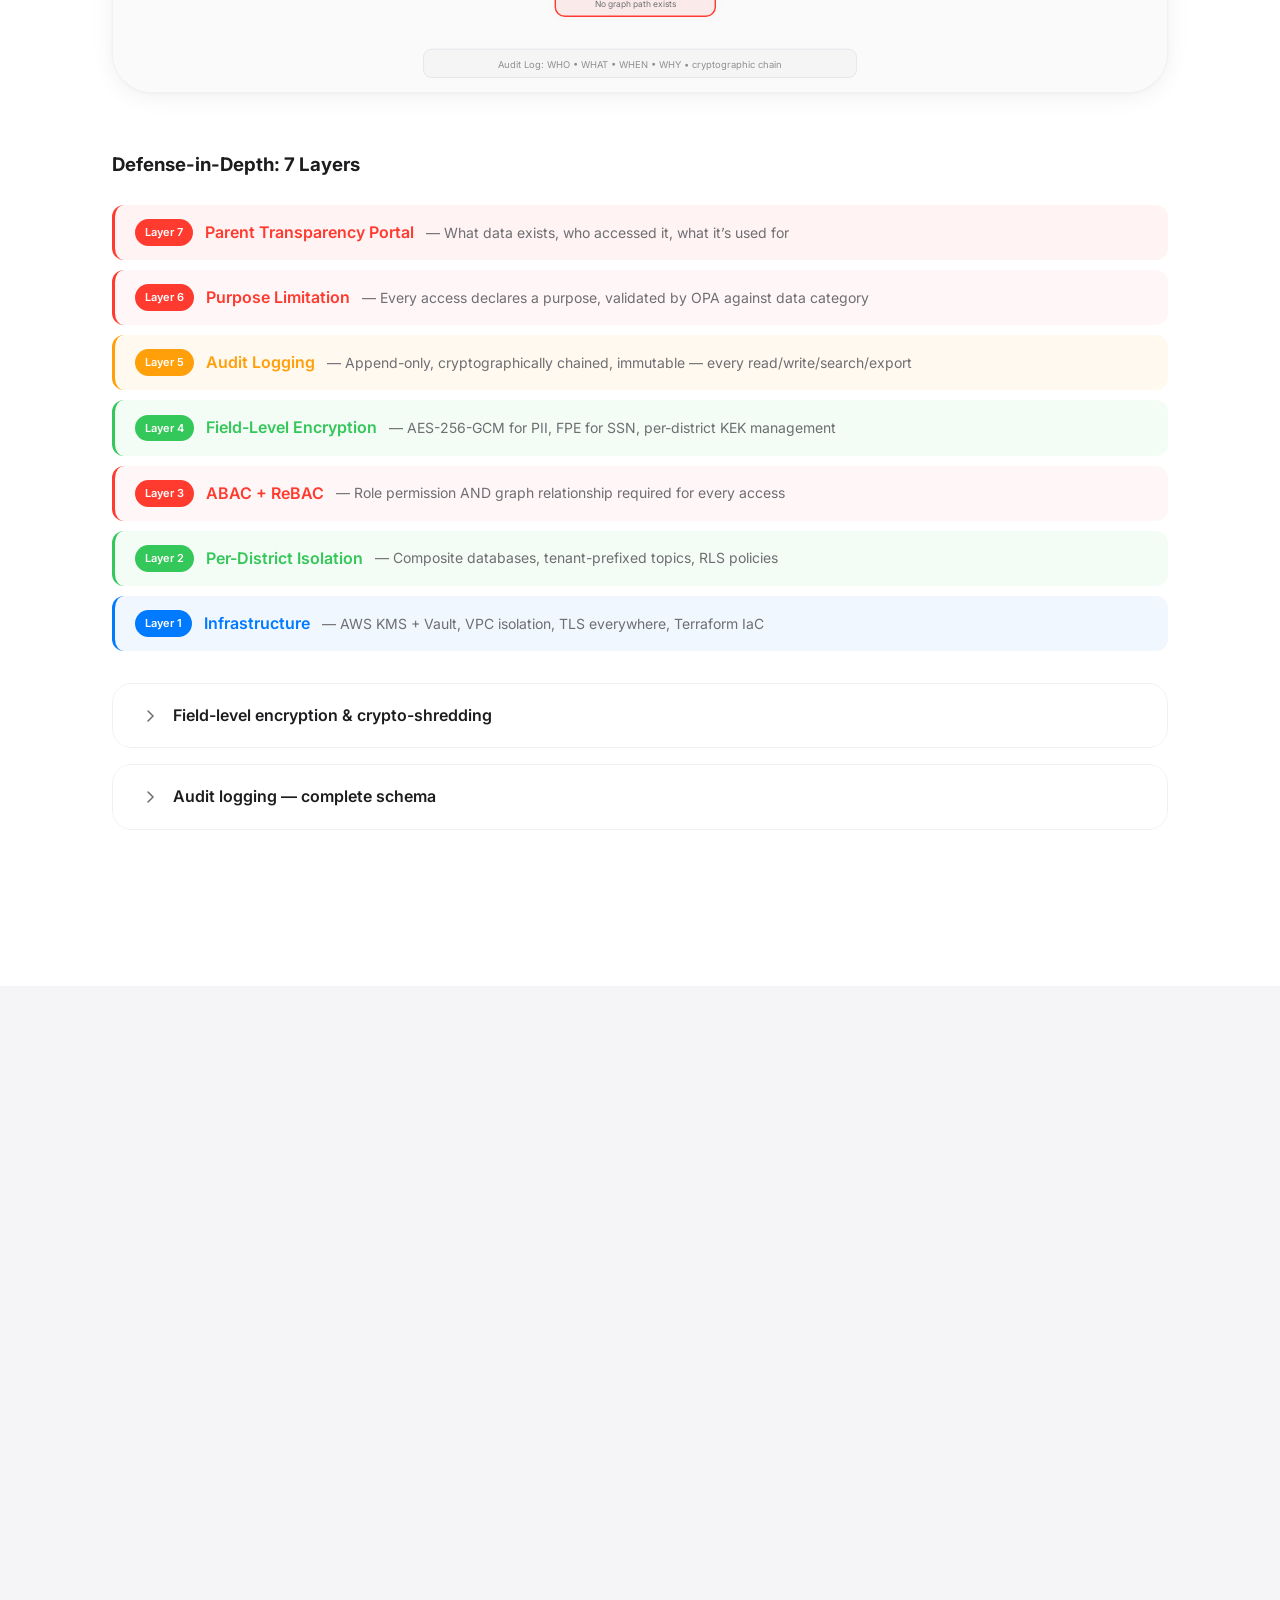
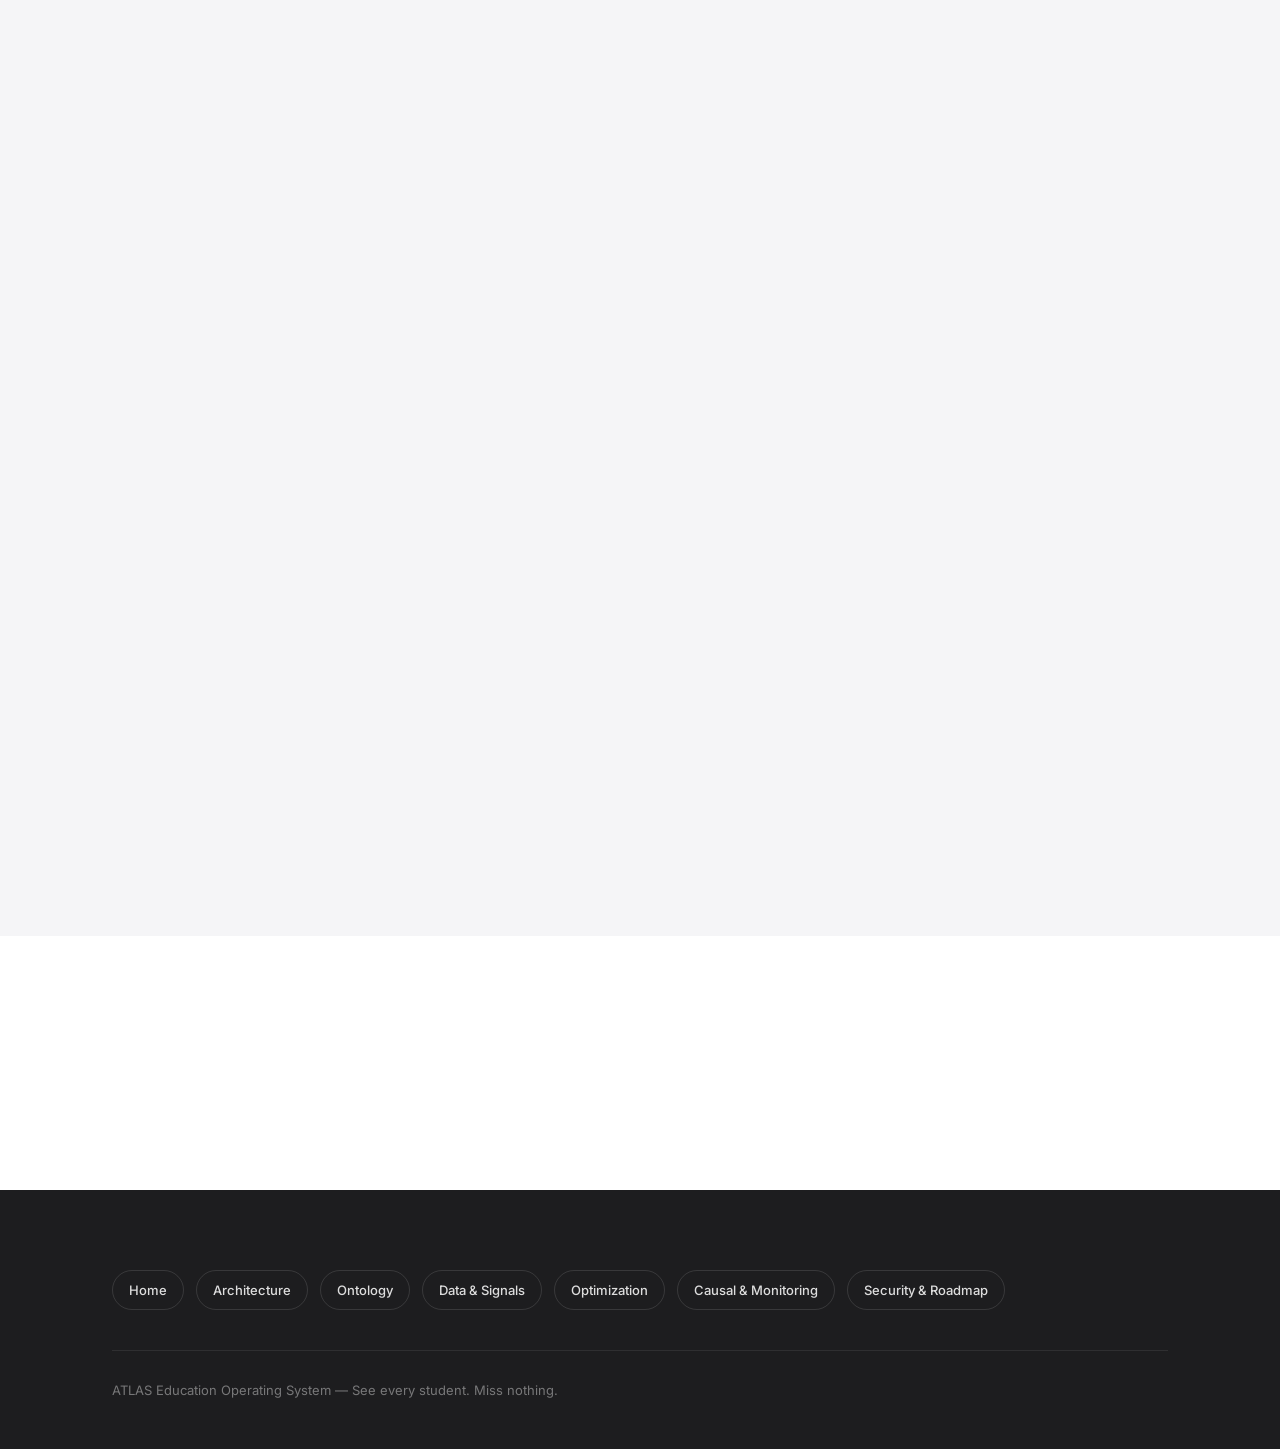
<file: security-roadmap.html>
<!DOCTYPE html>
<html lang="en">
<head>
<meta charset="UTF-8">
<meta name="viewport" content="width=device-width, initial-scale=1.0">
<title>Security, Privacy &amp; Architecture — ATLAS</title>
<meta name="description" content="ATLAS security architecture: FERPA/COPPA/IDEA compliance, ABAC+ReBAC access control, crypto-shredding, defense-in-depth, and key architectural decisions.">
<link rel="stylesheet" href="atlas-design-system.css">
</head>
<body>
<a href="#main" class="skip-link">Skip to main content</a>
<div id="progress" style="width:0%"></div>

<nav>
<div class="nav-inner">
  <a href="index.html" class="nav-logo">ATLAS</a>
  <div class="nav-links">
    <a href="index.html">Home</a>
    <a href="architecture.html">Architecture</a>
    <a href="ontology.html">Ontology</a>
    <a href="data-intelligence.html">Data &amp; Signals</a>
    <a href="optimization.html">Optimization</a>
    <a href="causal-monitoring.html">Causal &amp; Monitoring</a>
    <a href="security-roadmap.html" class="active">Security &amp; Roadmap</a>
  </div>
  <button class="nav-hamburger" onclick="document.querySelector('.nav-links').classList.toggle('open')" aria-label="Menu">&#9776;</button>
</div>
</nav>

<main id="main">

<!-- ═══════════════════════════ PAGE HERO ═══════════════════════════ -->
<section class="page-hero" style="background:var(--bg2)">
<div class="page-bg" style="background:radial-gradient(ellipse at 40% 50%, rgba(255,59,48,.08) 0%, transparent 60%),radial-gradient(ellipse at 70% 40%, rgba(255,159,10,.06) 0%, transparent 50%);"></div>
<div class="con">
  <p class="sec-label reveal" style="color:#FF3B30">Security, Privacy &amp; Compliance</p>
  <h1 class="page-title reveal">Trust is <span class="grad-red">built into the architecture</span></h1>
  <p class="page-sub reveal">InBloom (Gates Foundation, $100M) shut down in April 2014 after 6 of 9 states withdrew. Data shared without parental notification, 400+ optional fields without limitation. ATLAS&rsquo;s response: trust is not communicated &mdash; trust is structural.</p>
  <div class="pills reveal">
    <span class="mp" style="background:rgba(255,59,48,.08);color:#FF3B30">FERPA/COPPA/IDEA</span>
    <span class="mp" style="background:var(--blue-bg);color:var(--blue)">ABAC + ReBAC</span>
    <span class="mp" style="background:var(--purple-bg);color:var(--purple)">Crypto-Shredding</span>
    <span class="mp" style="background:var(--green-bg);color:var(--green)">7-Layer Defense</span>
  </div>
</div>
</section>

<!-- ═══════════════════════════ MAIN CONTENT ═══════════════════════════ -->
<section>
<div class="con">

  <!-- InBloom Lesson Callout -->
  <div class="co reveal" style="border-left:3px solid var(--red);background:rgba(255,59,48,.03)">
    <p><strong style="color:var(--red)">The InBloom Lesson:</strong> 400+ optional data fields without clear limitation. Data shared without meaningful parental notification. Privacy communication delegated to unprepared districts. No structural mechanism for data sovereignty. ATLAS builds trust into architecture: per-district encryption keys, structural access control, purpose limitation enforcement, and transparent audit logs.</p>
  </div>

  <!-- 3x2 Compliance Cards -->
  <div class="g3 reveal" style="gap:20px;margin-top:32px">
    <div class="card" style="padding:28px">
      <h4 style="color:var(--red);margin-bottom:10px">FERPA</h4>
      <p style="font-size:14px;color:var(--tx2)">Vendor must be &ldquo;school official&rdquo; under written agreement. Disclosure logs. Parent access rights. Legitimate educational interest required for all access.</p>
    </div>
    <div class="card" style="padding:28px">
      <h4 style="color:var(--amber);margin-bottom:10px">COPPA (Jan 2025)</h4>
      <p style="font-size:14px;color:var(--tx2)">Expanded PII definition. Strengthened security requirements. Stricter retention limits. School consent exception in legal flux.</p>
    </div>
    <div class="card" style="padding:28px">
      <h4 style="color:var(--blue);margin-bottom:10px">IDEA</h4>
      <p style="font-size:14px;color:var(--tx2)">IEP data confidentiality. Parent access to records. Procedural safeguards for special education data.</p>
    </div>
    <div class="card" style="padding:28px">
      <h4 style="color:var(--purple);margin-bottom:10px">NY Ed Law 2-d</h4>
      <p style="font-size:14px;color:var(--tx2)">Chief Privacy Officer required. Parents Bill of Rights. NIST framework alignment. 7-day breach notification. 5-year ban for violations.</p>
    </div>
    <div class="card" style="padding:28px">
      <h4 style="color:var(--green);margin-bottom:10px">CA SOPIPA</h4>
      <p style="font-size:14px;color:var(--tx2)">Prohibits targeted advertising. Prohibits data sale. Prohibits non-educational profiling of students.</p>
    </div>
    <div class="card" style="padding:28px">
      <h4 style="color:var(--amber);margin-bottom:10px">CO SDTSA</h4>
      <p style="font-size:14px;color:var(--tx2)">Published data inventories. Data destruction (not just deletion) on request.</p>
    </div>
  </div>

  <!-- ABAC + ReBAC Access Control Flow SVG -->
  <div class="dia dia-hero reveal" style="margin-top:40px">
    <svg viewBox="0 0 1120 380" xmlns="http://www.w3.org/2000/svg">
      <defs>
        <filter id="ds"><feDropShadow dx="0" dy="2" stdDeviation="4" flood-opacity=".05"/></filter>
        <marker id="arr" markerWidth="8" markerHeight="6" refX="8" refY="3" orient="auto"><path d="M0,0 L8,3 L0,6" fill="#8E8E93"/></marker>
      </defs>
      <rect width="1120" height="380" rx="20" fill="#FAFAFA"/>
      <text x="560" y="30" text-anchor="middle" font-family="Inter" font-size="13" font-weight="700" fill="var(--tx)">ABAC + ReBAC Access Control Flow</text>

      <!-- Teacher Request -->
      <g class="svg-fade stagger-1" filter="url(#ds)">
        <rect x="20" y="100" width="150" height="80" rx="14" fill="#FFF" stroke="var(--green)" stroke-width="1.5"/>
        <text x="95" y="132" text-anchor="middle" font-family="Inter" font-size="11" font-weight="700" fill="var(--green)">Teacher Request</text>
        <text x="95" y="152" text-anchor="middle" font-family="Inter" font-size="9" fill="#6E6E73">View student data</text>
      </g>
      <line x1="170" y1="140" x2="210" y2="140" stroke="#8E8E93" stroke-width="1.5" marker-end="url(#arr)"/>

      <!-- ABAC Check (OPA) -->
      <g class="svg-fade stagger-2" filter="url(#ds)">
        <rect x="220" y="90" width="180" height="100" rx="14" fill="#FFF" stroke="var(--blue)" stroke-width="1.5"/>
        <text x="310" y="120" text-anchor="middle" font-family="Inter" font-size="11" font-weight="700" fill="var(--blue)">ABAC Check (OPA)</text>
        <text x="310" y="142" text-anchor="middle" font-family="Inter" font-size="9.5" fill="#6E6E73">Role: teacher</text>
        <text x="310" y="160" text-anchor="middle" font-family="Inter" font-size="9.5" fill="#6E6E73">Permission: read_student</text>
      </g>
      <line x1="400" y1="140" x2="440" y2="140" stroke="#8E8E93" stroke-width="1.5" marker-end="url(#arr)"/>

      <!-- ReBAC Check (Neo4j) -->
      <g class="svg-fade stagger-2" filter="url(#ds)">
        <rect x="450" y="82" width="210" height="116" rx="14" fill="#FFF" stroke="var(--purple)" stroke-width="1.5"/>
        <text x="555" y="112" text-anchor="middle" font-family="Inter" font-size="11" font-weight="700" fill="var(--purple)">ReBAC Check (Neo4j)</text>
        <text x="555" y="134" text-anchor="middle" font-family="JetBrains Mono, monospace" font-size="8.5" fill="#6E6E73">(teacher)-[:TEACHES]&rarr;(section)</text>
        <text x="555" y="152" text-anchor="middle" font-family="JetBrains Mono, monospace" font-size="8.5" fill="#6E6E73">&larr;[:ENROLLED_IN]-(student)</text>
      </g>
      <line x1="660" y1="140" x2="700" y2="140" stroke="#8E8E93" stroke-width="1.5" marker-end="url(#arr)"/>

      <!-- Field Filter -->
      <g class="svg-fade stagger-3" filter="url(#ds)">
        <rect x="710" y="90" width="170" height="100" rx="14" fill="#FFF" stroke="var(--amber)" stroke-width="1.5"/>
        <text x="795" y="120" text-anchor="middle" font-family="Inter" font-size="11" font-weight="700" fill="var(--amber)">Field Filter</text>
        <text x="795" y="142" text-anchor="middle" font-family="Inter" font-size="9.5" fill="#6E6E73">Decrypt allowed fields</text>
        <text x="795" y="160" text-anchor="middle" font-family="Inter" font-size="9.5" fill="#6E6E73">Mask restricted PII</text>
      </g>
      <line x1="880" y1="140" x2="920" y2="140" stroke="#8E8E93" stroke-width="1.5" marker-end="url(#arr)"/>

      <!-- Data Returned -->
      <g class="svg-fade stagger-3" filter="url(#ds)">
        <rect x="930" y="100" width="160" height="80" rx="14" fill="#FFF" stroke="var(--green)" stroke-width="2"/>
        <text x="1010" y="132" text-anchor="middle" font-family="Inter" font-size="11" font-weight="700" fill="var(--green)">Data Returned</text>
        <text x="1010" y="152" text-anchor="middle" font-family="Inter" font-size="9.5" fill="#6E6E73">+ Audit logged</text>
      </g>

      <!-- ACCESS DENIED path -->
      <g class="svg-fade stagger-4">
        <line x1="555" y1="198" x2="555" y2="240" stroke="var(--red)" stroke-width="1" stroke-dasharray="4,3"/>
        <text x="555" y="232" text-anchor="middle" font-family="Inter" font-size="9" fill="var(--red)">Path not found</text>
        <rect x="470" y="250" width="170" height="50" rx="10" fill="rgba(255,59,48,.06)" stroke="var(--red)" stroke-width="1.5" filter="url(#ds)"/>
        <text x="555" y="272" text-anchor="middle" font-family="Inter" font-size="11" font-weight="700" fill="var(--red)">ACCESS DENIED</text>
        <text x="555" y="290" text-anchor="middle" font-family="Inter" font-size="9" fill="#6E6E73">No graph path exists</text>
      </g>

      <!-- Audit Log footer -->
      <g class="svg-fade stagger-5">
        <rect x="330" y="335" width="460" height="30" rx="8" fill="rgba(0,0,0,.02)" stroke="#E5E5EA" stroke-width="1"/>
        <text x="560" y="355" text-anchor="middle" font-family="Inter" font-size="10" fill="#8E8E93">Audit Log: WHO &bull; WHAT &bull; WHEN &bull; WHY &bull; cryptographic chain</text>
      </g>
    </svg>
  </div>

  <!-- Defense-in-Depth: 7 Layers -->
  <h3 class="reveal" style="margin-top:48px;margin-bottom:24px">Defense-in-Depth: 7 Layers</h3>
  <div class="reveal" style="display:flex;flex-direction:column;gap:10px">
    <div style="padding:14px 20px;border-radius:12px;background:rgba(255,59,48,.06);border-left:3px solid var(--red);display:flex;align-items:center;gap:12px">
      <span class="mp" style="background:var(--red);color:#FFF;font-size:11px;padding:4px 10px">Layer 7</span>
      <span style="font-weight:600;color:var(--red)">Parent Transparency Portal</span>
      <span style="color:var(--tx2);font-size:14px">&mdash; What data exists, who accessed it, what it&rsquo;s used for</span>
    </div>
    <div style="padding:14px 20px;border-radius:12px;background:rgba(255,59,48,.04);border-left:3px solid var(--red);display:flex;align-items:center;gap:12px">
      <span class="mp" style="background:var(--red);color:#FFF;font-size:11px;padding:4px 10px">Layer 6</span>
      <span style="font-weight:600;color:var(--red)">Purpose Limitation</span>
      <span style="color:var(--tx2);font-size:14px">&mdash; Every access declares a purpose, validated by OPA against data category</span>
    </div>
    <div style="padding:14px 20px;border-radius:12px;background:rgba(255,159,10,.06);border-left:3px solid var(--amber);display:flex;align-items:center;gap:12px">
      <span class="mp" style="background:var(--amber);color:#FFF;font-size:11px;padding:4px 10px">Layer 5</span>
      <span style="font-weight:600;color:var(--amber)">Audit Logging</span>
      <span style="color:var(--tx2);font-size:14px">&mdash; Append-only, cryptographically chained, immutable &mdash; every read/write/search/export</span>
    </div>
    <div style="padding:14px 20px;border-radius:12px;background:rgba(52,199,89,.06);border-left:3px solid var(--green);display:flex;align-items:center;gap:12px">
      <span class="mp" style="background:var(--green);color:#FFF;font-size:11px;padding:4px 10px">Layer 4</span>
      <span style="font-weight:600;color:var(--green)">Field-Level Encryption</span>
      <span style="color:var(--tx2);font-size:14px">&mdash; AES-256-GCM for PII, FPE for SSN, per-district KEK management</span>
    </div>
    <div style="padding:14px 20px;border-radius:12px;background:rgba(255,59,48,.04);border-left:3px solid var(--red);display:flex;align-items:center;gap:12px">
      <span class="mp" style="background:var(--red);color:#FFF;font-size:11px;padding:4px 10px">Layer 3</span>
      <span style="font-weight:600;color:var(--red)">ABAC + ReBAC</span>
      <span style="color:var(--tx2);font-size:14px">&mdash; Role permission AND graph relationship required for every access</span>
    </div>
    <div style="padding:14px 20px;border-radius:12px;background:rgba(52,199,89,.06);border-left:3px solid var(--green);display:flex;align-items:center;gap:12px">
      <span class="mp" style="background:var(--green);color:#FFF;font-size:11px;padding:4px 10px">Layer 2</span>
      <span style="font-weight:600;color:var(--green)">Per-District Isolation</span>
      <span style="color:var(--tx2);font-size:14px">&mdash; Composite databases, tenant-prefixed topics, RLS policies</span>
    </div>
    <div style="padding:14px 20px;border-radius:12px;background:rgba(0,122,255,.06);border-left:3px solid var(--blue);display:flex;align-items:center;gap:12px">
      <span class="mp" style="background:var(--blue);color:#FFF;font-size:11px;padding:4px 10px">Layer 1</span>
      <span style="font-weight:600;color:var(--blue)">Infrastructure</span>
      <span style="color:var(--tx2);font-size:14px">&mdash; AWS KMS + Vault, VPC isolation, TLS everywhere, Terraform IaC</span>
    </div>
  </div>

  <!-- Field-level encryption & crypto-shredding -->
  <details class="deep reveal" style="margin-top:32px">
    <summary>Field-level encryption &amp; crypto-shredding</summary>
    <div class="deep-body">
      <table class="tbl" style="margin:12px 0 24px">
        <thead>
          <tr><th>Data Category</th><th>Encryption</th><th>Access Level</th></tr>
        </thead>
        <tbody>
          <tr><td>PII (name, DOB)</td><td>AES-256-GCM</td><td>Role + Relationship required</td></tr>
          <tr><td>Contact info (address, phone, email)</td><td>AES-256-GCM</td><td>Case manager + Guardian consent</td></tr>
          <tr><td>Health information</td><td>AES-256-GCM</td><td>Nurse + IEP team only</td></tr>
          <tr><td>SSN / State ID</td><td>Format-Preserving Encryption</td><td>System use only (never displayed)</td></tr>
          <tr><td>Assessment scores</td><td>Unencrypted</td><td>Role + Relationship</td></tr>
          <tr><td>Aggregate data</td><td>Unencrypted</td><td>All authenticated users</td></tr>
        </tbody>
      </table>

      <div class="co" style="border-left:3px solid var(--purple);background:rgba(123,97,255,.04)">
        <p><strong style="color:var(--purple)">Crypto-shredding:</strong> Each district has its own Key Encryption Key (KEK) in AWS KMS or HashiCorp Vault. Deleting a district&rsquo;s KEK renders ALL their data permanently unreadable. This satisfies the most stringent data destruction requirements (Colorado SDTSA).</p>
      </div>
    </div>
  </details>

  <!-- Audit Logging Schema -->
  <details class="deep reveal">
    <summary>Audit logging &mdash; complete schema</summary>
    <div class="deep-body">
      <div class="code-block" style="margin:12px 0 24px">
interface AuditLogEntry {
  id: UUID;
  tenantId: TenantId;
  timestamp: Timestamp;

  // WHO
  userId: UUID;
  userRole: string;
  sessionId: string;
  ipAddressHash: string;      // Hashed, not raw

  // WHAT
  action: 'read' | 'search' | 'create' | 'update' | 'delete' | 'export' | 'approve' | 'reject';
  resourceType: string;
  resourceId: UUID;
  fieldsAccessed: string[];

  // WHY
  purpose: string;            // Validated against OPA
  caseId?: UUID;
  taskId?: UUID;

  // INTEGRITY
  previousEntryHash: string;  // Cryptographic chain
  entryHash: string;          // SHA-256(this + previous)
}</div>

      <p>Audit logs are: append-only (no updates, no deletes), cryptographically chained, written to Kafka with infinite retention, materialized to XTDB for temporal queries, archived to S3 Glacier for long-term retention (FERPA: life of student record).</p>
    </div>
  </details>

</div>
</section>

<!-- ═══════════════════════════ KEY ARCHITECTURAL DECISIONS ═══════════════════════════ -->
<section class="section-alt">
<div class="con">
  <p class="sec-label reveal" style="color:var(--purple)">Key Architectural Decisions</p>
  <h2 class="sec-title reveal">Why <span class="grad-purple">these choices</span></h2>
  <p class="sec-sub reveal">Every technology choice in ATLAS was made with alternatives considered and trade-offs weighed. These are the interesting decisions that demonstrate the thought behind the architecture.</p>

  <table class="tbl reveal" style="margin-top:32px">
    <thead>
      <tr><th>Decision</th><th>Choice</th><th>Alternatives Considered</th><th>Rationale</th></tr>
    </thead>
    <tbody>
      <tr><td>Graph Database</td><td><strong>Neo4j Enterprise</strong></td><td>Amazon Neptune, TigerGraph, JanusGraph</td><td>Index-free adjacency for fast multi-hop. Composite Databases for per-district sharding. 65+ GDS algorithms. Largest ecosystem.</td></tr>
      <tr><td>Event Backbone</td><td><strong>Apache Kafka</strong></td><td>RabbitMQ, AWS SQS/SNS, Pulsar</td><td>Infinite retention. Exactly-once semantics. Compaction for changelog topics. Schema Registry. KRaft mode eliminates ZooKeeper.</td></tr>
      <tr><td>Bitemporal Store</td><td><strong>XTDB v2</strong></td><td>Temporal tables in PostgreSQL, custom event sourcing</td><td>Native bitemporality on ALL tables. Postgres wire protocol. Hot/cold S3 storage. SQL:2011 superset.</td></tr>
      <tr><td>LLM Orchestration</td><td><strong>LangGraph 1.0</strong></td><td>LangChain agents, AutoGen, custom</td><td>Explicit state machine with interrupt points. Deterministic flow with LLM augmentation. Built-in persistence. Human-in-the-loop native.</td></tr>
      <tr><td>Entity Resolution</td><td><strong>Splink (DuckDB)</strong></td><td>Zingg, RecordLinkage, Dedupe.io</td><td>Fellegi-Sunter with EM. DuckDB backend (fast, serverless). Term frequency adjustments. Active contributor community.</td></tr>
      <tr><td>Batch Optimization</td><td><strong>OR-Tools CP-SAT</strong></td><td>CPLEX, Gurobi, OptaPlanner</td><td>Free, open-source. Competitive with commercial solvers on CP problems. Hot-start support. Large Neighborhood Search.</td></tr>
      <tr><td>Constraint Validation</td><td><strong>Z3 Theorem Prover</strong></td><td>Drools (alone), custom rule engine</td><td>Sub-100ms SAT checks. Unsat core extraction for explanations. Python bindings. Formal verification guarantees.</td></tr>
      <tr><td>Access Control</td><td><strong>ABAC + ReBAC (OPA)</strong></td><td>RBAC alone, Casbin, custom</td><td>Role permissions (ABAC) + graph relationship verification (ReBAC) = structural security. OPA&rsquo;s Rego language is expressive and auditable.</td></tr>
      <tr><td>Risk Prediction</td><td><strong>LightGBM + SHAP</strong></td><td>XGBoost, Neural networks, logistic regression</td><td>Fast training/inference. Handles mixed feature types. SHAP provides per-student feature importance for explainability.</td></tr>
      <tr><td>Interactive Scheduling</td><td><strong>Timefold Solver</strong></td><td>Custom CP solver, OR-Tools (alone)</td><td>Drag-and-drop with real-time constraint violation highlighting. Java native. Incremental solving for interactive UX.</td></tr>
      <tr><td>Causal Inference</td><td><strong>DoWhy + EconML</strong></td><td>CausalImpact, pgmpy alone, custom</td><td>Structured causal workflow: model &rarr; identify &rarr; estimate &rarr; refute. EconML for heterogeneous treatment effects (personalized recs).</td></tr>
      <tr><td>Graph Intelligence</td><td><strong>Neo4j GDS + PyG</strong></td><td>DGL alone, NetworkX, custom</td><td>GDS for in-database algorithms (Leiden, FastRP). PyTorch Geometric for custom GNN training (GraphSAGE embeddings).</td></tr>
    </tbody>
  </table>

</div>
</section>

<!-- ═══════════════════════════ BACK TO HOME ═══════════════════════════ -->
<section style="padding:60px 0">
<div class="con">
  <a href="index.html" class="next-topic reveal">
    <div>
      <div class="next-label">Back to Start</div>
      <div class="next-title">ATLAS Home &rarr; Education Operating System Overview</div>
    </div>
    <span class="next-arrow">&rarr;</span>
  </a>
</div>
</section>

</main>

<footer>
<div class="con">
  <div class="footer-grid">
    <a href="index.html" class="footer-pill">Home</a>
    <a href="architecture.html" class="footer-pill">Architecture</a>
    <a href="ontology.html" class="footer-pill">Ontology</a>
    <a href="data-intelligence.html" class="footer-pill">Data &amp; Signals</a>
    <a href="optimization.html" class="footer-pill">Optimization</a>
    <a href="causal-monitoring.html" class="footer-pill">Causal &amp; Monitoring</a>
    <a href="security-roadmap.html" class="footer-pill">Security &amp; Roadmap</a>
  </div>
  <div class="footer-bottom">ATLAS Education Operating System &mdash; See every student. Miss nothing.</div>
</div>
</footer>

<button id="top-btn" onclick="window.scrollTo({top:0,behavior:'smooth'})" aria-label="Back to top">&uarr;</button>
<script src="atlas.js" defer></script>
</body>
</html>
</file>
<file: atlas-design-system.css>
/* ═══════════════════════════════════════════════════════════════
   ATLAS DESIGN SYSTEM v6 — Unified Cohesive Redesign
   Apple-grade aesthetic  ·  Inter + JetBrains Mono
   4 primary colors · 6 type sizes · scroll-driven animations
   ═══════════════════════════════════════════════════════════════ */

@import url('https://fonts.googleapis.com/css2?family=Inter:wght@300;400;500;600;700;800;900&family=JetBrains+Mono:wght@400;500;600&display=swap');

/* ── 1. Design Tokens ──────────────────────────────────── */
:root {
  /* 4 Primary Colors */
  --blue:    #007AFF;
  --purple:  #7B61FF;
  --green:   #34C759;
  --amber:   #FF9F0A;

  /* Extended (sparingly) */
  --red:     #FF3B30;
  --teal:    #5AC8FA;
  --indigo:  #5856D6;

  /* Tints (8% opacity backgrounds) */
  --blue-bg:   rgba(0,122,255,.08);
  --purple-bg: rgba(123,97,255,.08);
  --green-bg:  rgba(52,199,89,.08);
  --amber-bg:  rgba(255,159,10,.08);
  --red-bg:    rgba(255,59,48,.08);

  /* Surfaces */
  --bg:      #FFFFFF;
  --bg2:     #F5F5F7;
  --bg3:     #E8E8ED;
  --tx:      #1D1D1F;
  --tx2:     #6E6E73;
  --tx3:     #AEAEB2;
  --border:  rgba(0,0,0,.06);
  --border2: rgba(0,0,0,.12);

  /* Glassmorphism */
  --glass:   rgba(255,255,255,.72);
  --glass-border: rgba(255,255,255,.5);

  /* Radius */
  --r-s: 12px;
  --r-m: 20px;
  --r-l: 28px;
  --r-xl: 40px;

  /* Shadows */
  --sh-s:  0 2px 8px rgba(0,0,0,.04), 0 1px 2px rgba(0,0,0,.06);
  --sh-m:  0 4px 24px rgba(0,0,0,.06), 0 1px 4px rgba(0,0,0,.04);
  --sh-l:  0 12px 48px rgba(0,0,0,.08), 0 2px 8px rgba(0,0,0,.04);
  --sh-xl: 0 24px 80px rgba(0,0,0,.12), 0 4px 16px rgba(0,0,0,.04);

  /* Timing */
  --ease:    cubic-bezier(.25,.46,.45,.94);
  --ease-out: cubic-bezier(.16,1,.3,1);
  --ease-spring: cubic-bezier(.34,1.56,.64,1);

  /* Type Scale (6 sizes) */
  --t-display: clamp(48px, 7vw, 88px);
  --t-h1:      clamp(36px, 5vw, 64px);
  --t-h2:      clamp(24px, 3.5vw, 44px);
  --t-body-lg: 20px;
  --t-body:    16px;
  --t-small:   14px;
  --t-xs:      12px;
}

/* ── 2. Reset & Base ───────────────────────────────────── */
*, *::before, *::after { margin: 0; padding: 0; box-sizing: border-box; }
html { scroll-behavior: smooth; scroll-padding-top: 80px; }
body {
  font-family: 'Inter', system-ui, -apple-system, sans-serif;
  color: var(--tx); background: var(--bg);
  font-size: var(--t-body); line-height: 1.7;
  -webkit-font-smoothing: antialiased;
  -moz-osx-font-smoothing: grayscale;
  overflow-x: hidden;
}
img, svg { display: block; max-width: 100%; }
a { color: var(--blue); text-decoration: none; }
a:hover { text-decoration: underline; }
ul, ol { list-style: none; }
code { font-family: 'JetBrains Mono', monospace; }

/* ── 3. Progress Bar ───────────────────────────────────── */
#progress {
  position: fixed; top: 0; left: 0; height: 3px;
  background: linear-gradient(90deg, var(--blue), var(--purple), var(--green));
  background-size: 200% 100%;
  animation: shimmer 4s ease-in-out infinite;
  z-index: 1001; transition: width .3s var(--ease);
  pointer-events: none;
}

/* ── 4. Navigation ─────────────────────────────────────── */
nav {
  position: sticky; top: 0; z-index: 1000;
  background: rgba(255,255,255,.82);
  backdrop-filter: blur(24px); -webkit-backdrop-filter: blur(24px);
  border-bottom: 1px solid var(--border);
}
.nav-inner {
  max-width: 1200px; margin: 0 auto;
  display: flex; align-items: center; height: 56px;
  padding: 0 32px; gap: 4px;
}
.nav-logo {
  font-weight: 900; font-size: 17px; color: var(--tx);
  letter-spacing: -.04em; text-decoration: none;
  margin-right: 20px; flex-shrink: 0;
}
.nav-links {
  display: flex; align-items: center; gap: 2px;
  overflow-x: auto; scrollbar-width: none;
}
.nav-links::-webkit-scrollbar { display: none; }
.nav-links a {
  font-size: 13px; font-weight: 500; color: var(--tx2);
  padding: 7px 14px; border-radius: 10px;
  white-space: nowrap; transition: all .2s var(--ease);
  text-decoration: none;
}
.nav-links a:hover { color: var(--tx); background: var(--bg2); text-decoration: none; }
.nav-links a.active {
  color: var(--blue); background: var(--blue-bg);
  font-weight: 600;
}
.nav-hamburger {
  display: none; background: none; border: none; cursor: pointer;
  width: 40px; height: 40px; border-radius: 10px;
  align-items: center; justify-content: center;
  color: var(--tx); font-size: 22px; margin-left: auto;
}
.nav-hamburger:hover { background: var(--bg2); }

@media (max-width: 768px) {
  .nav-hamburger { display: flex; }
  .nav-links { display: none; }
  .nav-links.open {
    display: flex; flex-direction: column;
    position: absolute; top: 56px; left: 0; right: 0;
    background: rgba(255,255,255,.96); backdrop-filter: blur(24px);
    padding: 12px 16px; border-bottom: 1px solid var(--border);
    gap: 2px; z-index: 999;
  }
}

/* ── 5. Layout ─────────────────────────────────────────── */
.con { max-width: 1120px; margin: 0 auto; padding: 0 32px; }
.con-narrow { max-width: 800px; margin: 0 auto; padding: 0 32px; }
.con-wide { max-width: 1280px; margin: 0 auto; padding: 0 32px; }
section { padding: 140px 0; position: relative; }
.section-alt { background: var(--bg2); }

/* ── 6. Typography ─────────────────────────────────────── */
.t-display {
  font-size: var(--t-display); font-weight: 900;
  letter-spacing: -.045em; line-height: 1.0;
}
.t-h1 {
  font-size: var(--t-h1); font-weight: 800;
  letter-spacing: -.035em; line-height: 1.08;
}
.t-h2 {
  font-size: var(--t-h2); font-weight: 700;
  letter-spacing: -.025em; line-height: 1.15;
}
.sec-label {
  font-size: var(--t-xs); font-weight: 700;
  text-transform: uppercase; letter-spacing: .1em;
  margin-bottom: 12px; display: block;
}
.sec-title {
  font-size: var(--t-h1); font-weight: 800;
  letter-spacing: -.035em; line-height: 1.08;
  margin-bottom: 20px;
}
.sec-sub {
  font-size: var(--t-body-lg); color: var(--tx2);
  max-width: 640px; line-height: 1.65;
  margin-bottom: 56px;
}
.text-center { text-align: center; }
.mx-auto { margin-left: auto; margin-right: auto; }

/* ── 7. Gradient Text ──────────────────────────────────── */
.grad-blue   { background: linear-gradient(135deg, #007AFF, #5AC8FA); -webkit-background-clip: text; -webkit-text-fill-color: transparent; background-clip: text; }
.grad-purple { background: linear-gradient(135deg, #5856D6, #AF52DE); -webkit-background-clip: text; -webkit-text-fill-color: transparent; background-clip: text; }
.grad-green  { background: linear-gradient(135deg, #34C759, #30D158); -webkit-background-clip: text; -webkit-text-fill-color: transparent; background-clip: text; }
.grad-amber  { background: linear-gradient(135deg, #FF9F0A, #FF6723); -webkit-background-clip: text; -webkit-text-fill-color: transparent; background-clip: text; }
.grad-red    { background: linear-gradient(135deg, #FF3B30, #FF6B6B); -webkit-background-clip: text; -webkit-text-fill-color: transparent; background-clip: text; }
.grad-multi  { background: linear-gradient(135deg, #007AFF, #7B61FF, #34C759); -webkit-background-clip: text; -webkit-text-fill-color: transparent; background-clip: text; }

/* ── 8. Grid System ────────────────────────────────────── */
.g2 { display: grid; grid-template-columns: repeat(2, 1fr); gap: 24px; }
.g3 { display: grid; grid-template-columns: repeat(3, 1fr); gap: 24px; }
.g4 { display: grid; grid-template-columns: repeat(4, 1fr); gap: 20px; }
@media (max-width: 900px)  {
  .g2, .g3, .g4 { grid-template-columns: 1fr; }
}
@media (min-width: 901px) and (max-width: 1100px) {
  .g3 { grid-template-columns: repeat(2, 1fr); }
  .g4 { grid-template-columns: repeat(2, 1fr); }
}

/* ── 9. Cards ──────────────────────────────────────────── */
.card {
  background: var(--glass);
  backdrop-filter: blur(16px); -webkit-backdrop-filter: blur(16px);
  border: 1px solid var(--border);
  border-radius: var(--r-l);
  padding: 32px;
  transition: transform .5s var(--ease-out), box-shadow .5s var(--ease-out), border-color .5s;
}
.card:hover {
  transform: translateY(-6px);
  box-shadow: var(--sh-l);
  border-color: var(--border2);
}
.card h3 {
  font-size: 18px; font-weight: 700;
  letter-spacing: -.015em; margin-bottom: 10px;
}
.card p {
  font-size: var(--t-small); color: var(--tx2);
  line-height: 1.65;
}
.card-icon {
  width: 52px; height: 52px; border-radius: 16px;
  display: flex; align-items: center; justify-content: center;
  font-size: 24px; margin-bottom: 20px;
}
.card-accent {
  position: absolute; top: 0; left: 24px; right: 24px;
  height: 3px; border-radius: 0 0 3px 3px;
}

/* Persona Cards */
.persona-card {
  background: var(--glass);
  backdrop-filter: blur(16px); -webkit-backdrop-filter: blur(16px);
  border: 1px solid var(--border);
  border-radius: var(--r-xl);
  padding: 40px;
  transition: all .5s var(--ease-out);
  position: relative; overflow: hidden;
}
.persona-card::before {
  content: ''; position: absolute; top: 0; left: 0; right: 0;
  height: 4px; opacity: 0; transition: opacity .3s;
}
.persona-card:hover {
  transform: translateY(-8px);
  box-shadow: var(--sh-xl);
}
.persona-card:hover::before { opacity: 1; }
.persona-emoji { font-size: 48px; margin-bottom: 20px; display: block; }
.persona-card h3 { font-size: 22px; font-weight: 800; letter-spacing: -.02em; margin-bottom: 10px; }
.persona-card p { font-size: 16px; color: var(--tx2); line-height: 1.65; }
.persona-card.blue::before   { background: linear-gradient(90deg, var(--blue), var(--teal)); }
.persona-card.purple::before { background: linear-gradient(90deg, var(--indigo), var(--purple)); }
.persona-card.green::before  { background: linear-gradient(90deg, var(--green), var(--teal)); }
.persona-card.amber::before  { background: linear-gradient(90deg, var(--amber), #FF6723); }

/* Preview Cards (Chapter Grid) */
.preview-card {
  background: var(--bg); border: 1px solid var(--border);
  border-radius: var(--r-xl); overflow: hidden;
  transition: all .5s var(--ease-out);
  display: flex; flex-direction: column;
  text-decoration: none; color: var(--tx);
}
.preview-card:hover {
  transform: translateY(-8px) scale(1.01);
  box-shadow: var(--sh-xl);
  text-decoration: none; border-color: var(--border2);
}
.preview-card:hover .preview-visual svg { transform: scale(1.08); }
.preview-visual {
  height: 220px; overflow: hidden; position: relative;
  display: flex; align-items: center; justify-content: center;
}
.preview-visual svg {
  width: 88%; height: auto; max-height: 200px;
  transition: transform .6s var(--ease-out);
}
.preview-body {
  padding: 28px 32px 32px;
  flex: 1; display: flex; flex-direction: column;
}
.preview-label {
  font-size: 11px; font-weight: 700;
  text-transform: uppercase; letter-spacing: .08em;
  margin-bottom: 8px;
}
.preview-body h3 {
  font-size: 20px; font-weight: 700;
  letter-spacing: -.015em; margin-bottom: 10px;
}
.preview-body p {
  font-size: var(--t-small); color: var(--tx2);
  line-height: 1.65; margin-bottom: 20px; flex: 1;
}
.preview-cta {
  font-size: var(--t-small); font-weight: 600;
  color: var(--blue); display: flex; align-items: center; gap: 6px;
}
.preview-cta::after { content: '→'; transition: transform .25s var(--ease-out); }
.preview-card:hover .preview-cta::after { transform: translateX(6px); }

/* ── 10. Metric Pills ─────────────────────────────────── */
.mp {
  display: inline-flex; align-items: center; gap: 6px;
  padding: 7px 16px; border-radius: 100px;
  font-size: 13px; font-weight: 600;
}
.pills { display: flex; flex-wrap: wrap; gap: 10px; margin: 24px 0; }

/* ── 11. Diagram Container ────────────────────────────── */
.dia {
  border-radius: var(--r-l); overflow: hidden;
  box-shadow: var(--sh-s); border: 1px solid var(--border);
  background: var(--bg); margin: 40px 0;
  transition: box-shadow .5s var(--ease-out), border-color .5s;
}
.dia:hover { box-shadow: var(--sh-m); border-color: var(--border2); }
.dia svg { display: block; width: 100%; height: auto; }
.dia-hero { margin: 56px 0; box-shadow: var(--sh-m); border-radius: var(--r-xl); }
.dia-hero:hover { box-shadow: var(--sh-l); }
.dia-full {
  margin: 56px -64px; border-radius: var(--r-xl);
  box-shadow: var(--sh-l);
  width: calc(100% + 128px); max-width: none;
}
@media (max-width: 900px) {
  .dia-full { margin: 40px 0; width: 100%; }
}

/* ── 12. Deep Dive (Details/Summary) ──────────────────── */
details.deep {
  margin: 16px 0; border: 1px solid var(--border);
  border-radius: var(--r-m); overflow: hidden;
  transition: all .3s var(--ease-out);
}
details.deep[open] { box-shadow: var(--sh-s); border-color: var(--border2); }
details.deep summary {
  padding: 18px 28px; font-size: 16px; font-weight: 600;
  cursor: pointer; display: flex; align-items: center; gap: 12px;
  background: var(--bg); transition: background .2s;
  list-style: none; user-select: none;
}
details.deep summary::-webkit-details-marker { display: none; }
details.deep summary::before {
  content: ''; width: 20px; height: 20px; flex-shrink: 0;
  background: url("data:image/svg+xml,%3Csvg viewBox='0 0 20 20' fill='none' xmlns='http://www.w3.org/2000/svg'%3E%3Cpath d='M7 5l5 5-5 5' stroke='%236E6E73' stroke-width='1.5' stroke-linecap='round'/%3E%3C/svg%3E") center/contain no-repeat;
  transition: transform .3s var(--ease-out);
}
details.deep[open] summary::before { transform: rotate(90deg); }
details.deep summary:hover { background: var(--bg2); }
.deep-body {
  padding: 28px; background: var(--bg);
  border-top: 1px solid var(--border);
}
.deep-body p  { margin-bottom: 12px; font-size: var(--t-small); color: var(--tx2); line-height: 1.7; }
.deep-body h4 { font-size: 15px; font-weight: 700; margin: 20px 0 8px; color: var(--tx); }
.deep-body h4:first-child { margin-top: 0; }
.deep-body ul { padding-left: 20px; }
.deep-body li { font-size: var(--t-small); color: var(--tx2); line-height: 1.7; margin-bottom: 4px; list-style: disc; }

/* ── 13. Code Blocks ──────────────────────────────────── */
.code-block {
  background: var(--bg2); border: 1px solid var(--border);
  border-radius: var(--r-s); padding: 20px 24px;
  overflow-x: auto; font-family: 'JetBrains Mono', monospace;
  font-size: 13px; line-height: 1.7; color: var(--tx);
  white-space: pre-wrap; margin: 16px 0;
}

/* ── 14. Tables ───────────────────────────────────────── */
.tbl {
  width: 100%; border-collapse: collapse;
  margin: 24px 0; font-size: var(--t-small);
}
.tbl th {
  text-align: left; padding: 14px 20px;
  background: var(--bg2); font-weight: 600;
  font-size: var(--t-xs); text-transform: uppercase;
  letter-spacing: .06em; color: var(--tx2);
  border-bottom: 2px solid var(--border2);
}
.tbl td {
  padding: 14px 20px; border-bottom: 1px solid var(--border);
  vertical-align: top;
}
.tbl tr:hover td { background: rgba(0,122,255,.03); }
.tbl code {
  font-size: 12px; background: var(--bg2);
  padding: 2px 8px; border-radius: 6px;
}

/* ── 15. Journey / Process Steps ──────────────────────── */
.journey {
  background: linear-gradient(135deg, rgba(0,122,255,.05), rgba(123,97,255,.05));
  border: 1px solid rgba(0,122,255,.1);
  border-radius: var(--r-l); padding: 36px; margin: 24px 0;
}
.journey-step {
  display: flex; gap: 16px; align-items: flex-start;
  padding: 16px 0; border-bottom: 1px solid rgba(0,122,255,.08);
}
.journey-step:last-child { border-bottom: none; padding-bottom: 0; }
.journey-step:first-child { padding-top: 0; }
.journey-num {
  width: 32px; height: 32px; border-radius: 50%;
  background: var(--blue); color: #fff;
  display: flex; align-items: center; justify-content: center;
  font-size: 13px; font-weight: 700; flex-shrink: 0;
}
.journey-step strong { font-size: 16px; display: block; margin-bottom: 4px; }
.journey-step p { font-size: var(--t-small); color: var(--tx2); line-height: 1.6; }

/* ── 16. Before / After ──────────────────────────────── */
.ba { display: grid; grid-template-columns: 1fr 1fr; gap: 24px; margin: 32px 0; }
.ba-col { padding: 28px; border-radius: var(--r-l); }
.ba-before { background: rgba(255,59,48,.06); border: 1px solid rgba(255,59,48,.12); }
.ba-after  { background: rgba(52,199,89,.06); border: 1px solid rgba(52,199,89,.12); }
.ba-label {
  font-size: var(--t-xs); font-weight: 700;
  text-transform: uppercase; letter-spacing: .08em;
  margin-bottom: 16px;
}
.ba-before .ba-label { color: var(--red); }
.ba-after  .ba-label { color: var(--green); }
.ba ul { padding: 0; }
.ba li { font-size: var(--t-small); color: var(--tx2); line-height: 1.65; padding: 4px 0; }
.ba li::before { content: '→ '; color: var(--tx3); }
@media (max-width: 700px) { .ba { grid-template-columns: 1fr; } }

/* ── 17. Callouts ─────────────────────────────────────── */
.co {
  padding: 24px 28px; border-radius: var(--r-m);
  margin: 24px 0; font-size: var(--t-small);
  line-height: 1.65; border-left: 4px solid;
}
.co strong { font-weight: 700; }

/* ── 18. Defense Stack ────────────────────────────────── */
.defense-stack { display: flex; flex-direction: column; gap: 8px; margin: 24px 0; }
.defense-layer {
  display: flex; align-items: center; gap: 16px;
  padding: 16px 24px; border-radius: var(--r-s);
  border: 1px solid var(--border); background: var(--bg);
  transition: all .3s var(--ease-out);
}
.defense-layer:hover { transform: translateX(6px); box-shadow: var(--sh-s); }
.defense-num {
  width: 32px; height: 32px; border-radius: 50%;
  background: var(--layer-color, var(--blue)); color: #fff;
  display: flex; align-items: center; justify-content: center;
  font-size: 13px; font-weight: 700; flex-shrink: 0;
}

/* ── 19. CTA Buttons ──────────────────────────────────── */
.cta-btn {
  display: inline-flex; align-items: center; gap: 10px;
  padding: 16px 32px; border-radius: 100px;
  font-size: 16px; font-weight: 600;
  text-decoration: none; cursor: pointer; border: none;
  transition: all .4s var(--ease-out);
}
.cta-btn:hover { text-decoration: none; }
.cta-primary {
  background: var(--tx); color: #fff;
  position: relative; overflow: hidden;
}
.cta-primary::after {
  content: ''; position: absolute; inset: 0;
  background: linear-gradient(90deg, transparent, rgba(255,255,255,.12), transparent);
  transform: translateX(-100%); transition: transform .6s;
}
.cta-primary:hover {
  transform: translateY(-2px); box-shadow: var(--sh-l);
}
.cta-primary:hover::after { transform: translateX(100%); }
.cta-secondary {
  background: transparent; color: var(--blue);
  border: 2px solid rgba(0,122,255,.25);
}
.cta-secondary:hover {
  background: var(--blue-bg);
  border-color: var(--blue);
  transform: translateY(-2px);
}

/* ── 20. Hero (Homepage) ──────────────────────────────── */
.hero {
  padding: 160px 0 100px;
  position: relative; overflow: hidden;
  min-height: 100vh; display: flex; align-items: center;
}
.hero-bg {
  position: absolute; inset: -20%; width: 140%; height: 140%;
  z-index: 0;
  animation: heroBgDrift 25s ease-in-out infinite alternate;
}
.hero .con { position: relative; z-index: 1; }
.hero-badge {
  display: inline-flex; align-items: center; gap: 8px;
  padding: 8px 18px; border-radius: 100px;
  background: var(--blue-bg); border: 1px solid rgba(0,122,255,.12);
  font-size: 13px; font-weight: 600; color: var(--blue);
  margin-bottom: 28px;
  animation: fadeUp .8s var(--ease-out) both;
}
.hero-title {
  font-size: var(--t-display); font-weight: 900;
  letter-spacing: -.045em; line-height: 1.0;
  margin-bottom: 24px; max-width: 900px;
}
.hero-sub {
  font-size: var(--t-body-lg); color: var(--tx2);
  max-width: 560px; line-height: 1.65;
  margin-bottom: 40px;
}
.hero-actions { display: flex; gap: 16px; flex-wrap: wrap; margin-bottom: 0; }

/* ── 21. Page Hero (Deep-dive pages) ──────────────────── */
.page-hero {
  padding: 120px 0 80px; position: relative; overflow: hidden;
}
.page-bg {
  position: absolute; inset: 0; z-index: 0;
}
.page-hero .con { position: relative; z-index: 1; }
.breadcrumb {
  font-size: 13px; font-weight: 500; color: var(--tx3);
  margin-bottom: 16px; display: flex; align-items: center; gap: 6px;
}
.breadcrumb a { color: var(--tx2); text-decoration: none; }
.breadcrumb a:hover { color: var(--blue); }
.breadcrumb .sep { color: var(--tx3); }
.page-title {
  font-size: var(--t-h1); font-weight: 800;
  letter-spacing: -.035em; line-height: 1.08;
  margin-bottom: 16px;
}
.page-sub {
  font-size: 18px; color: var(--tx2); max-width: 640px;
  line-height: 1.65; margin-bottom: 32px;
}

/* ── 22. Next Topic Link ──────────────────────────────── */
.next-topic {
  display: flex; align-items: center; justify-content: space-between;
  padding: 36px; border-radius: var(--r-xl);
  background: var(--bg); border: 1px solid var(--border);
  transition: all .4s var(--ease-out);
  text-decoration: none; color: var(--tx);
}
.next-topic:hover {
  transform: translateY(-3px); box-shadow: var(--sh-m);
  border-color: var(--border2); text-decoration: none;
}
.next-label {
  font-size: var(--t-xs); font-weight: 700; color: var(--tx3);
  text-transform: uppercase; letter-spacing: .08em; margin-bottom: 6px;
}
.next-title { font-size: 20px; font-weight: 700; }
.next-arrow {
  font-size: 28px; color: var(--blue);
  transition: transform .3s var(--ease-out);
}
.next-topic:hover .next-arrow { transform: translateX(8px); }

/* ── 23. Footer ───────────────────────────────────────── */
footer {
  background: var(--tx); color: rgba(255,255,255,.65);
  padding: 80px 0 48px;
}
footer a { color: rgba(255,255,255,.85); text-decoration: none; }
footer a:hover { text-decoration: underline; color: #fff; }
.footer-grid {
  display: flex; flex-wrap: wrap; gap: 12px;
  margin-bottom: 40px;
}
.footer-pill {
  padding: 8px 16px; border-radius: 100px;
  border: 1px solid rgba(255,255,255,.12);
  font-size: 13px; font-weight: 500;
  transition: all .3s var(--ease-out);
}
.footer-pill:hover {
  background: rgba(255,255,255,.08);
  border-color: rgba(255,255,255,.25);
  transform: translateY(-2px); text-decoration: none;
}
.footer-bottom {
  border-top: 1px solid rgba(255,255,255,.08);
  padding-top: 28px; font-size: 13px;
  color: rgba(255,255,255,.4);
}

/* ── 24. Back to Top ──────────────────────────────────── */
#top-btn {
  position: fixed; bottom: 32px; right: 32px;
  width: 48px; height: 48px; border-radius: 50%;
  background: var(--tx); color: #fff; border: none;
  cursor: pointer; display: flex;
  align-items: center; justify-content: center;
  box-shadow: var(--sh-m); z-index: 999; font-size: 20px;
  transition: all .3s var(--ease-spring);
  opacity: 0; pointer-events: none;
}
#top-btn.show { opacity: 1; pointer-events: auto; }
#top-btn:hover { transform: scale(1.12) translateY(-3px); box-shadow: var(--sh-l); }

/* ── 25. Stats ────────────────────────────────────────── */
.stat-row {
  display: flex; justify-content: center; flex-wrap: wrap;
  gap: 48px; margin: 48px 0;
}
.stat-item {
  text-align: center;
  transition: transform .3s var(--ease-out);
}
.stat-item:hover { transform: translateY(-4px); }
.stat-num {
  font-size: clamp(40px, 5vw, 60px); font-weight: 900;
  letter-spacing: -.04em; line-height: 1;
  transition: transform .3s var(--ease-spring);
}
.stat-item:hover .stat-num { transform: scale(1.06); }
.stat-label {
  font-size: var(--t-small); color: var(--tx2);
  margin-top: 8px; font-weight: 500;
}

/* ── 26. Scroll Reveal ────────────────────────────────── */
.reveal {
  opacity: 0; transform: translateY(32px);
  transition: opacity .9s var(--ease-out), transform .9s var(--ease-out);
}
.reveal.visible { opacity: 1; transform: translateY(0); }
.reveal-d1 { transition-delay: .1s; }
.reveal-d2 { transition-delay: .2s; }
.reveal-d3 { transition-delay: .3s; }
.reveal-d4 { transition-delay: .4s; }
.reveal-d5 { transition-delay: .5s; }

/* Staggered card entrance */
.reveal.visible > .card:nth-child(1),
.reveal.visible > .persona-card:nth-child(1),
.reveal.visible > .preview-card:nth-child(1) { animation: cardIn .7s var(--ease-out) .05s both; }
.reveal.visible > .card:nth-child(2),
.reveal.visible > .persona-card:nth-child(2),
.reveal.visible > .preview-card:nth-child(2) { animation: cardIn .7s var(--ease-out) .12s both; }
.reveal.visible > .card:nth-child(3),
.reveal.visible > .persona-card:nth-child(3),
.reveal.visible > .preview-card:nth-child(3) { animation: cardIn .7s var(--ease-out) .19s both; }
.reveal.visible > .card:nth-child(4),
.reveal.visible > .persona-card:nth-child(4),
.reveal.visible > .preview-card:nth-child(4) { animation: cardIn .7s var(--ease-out) .26s both; }
.reveal.visible > .card:nth-child(5),
.reveal.visible > .preview-card:nth-child(5) { animation: cardIn .7s var(--ease-out) .33s both; }
.reveal.visible > .card:nth-child(6),
.reveal.visible > .preview-card:nth-child(6) { animation: cardIn .7s var(--ease-out) .40s both; }
.reveal.visible > .card:nth-child(7) { animation: cardIn .7s var(--ease-out) .47s both; }
.reveal.visible > .card:nth-child(8) { animation: cardIn .7s var(--ease-out) .54s both; }

/* Flow steps stagger */
.reveal.visible > .flow-step:nth-child(1) { animation: stepIn .6s var(--ease-out) .1s both; }
.reveal.visible > .flow-step:nth-child(2) { animation: stepIn .6s var(--ease-out) .22s both; }
.reveal.visible > .flow-step:nth-child(3) { animation: stepIn .6s var(--ease-out) .34s both; }
.reveal.visible > .flow-step:nth-child(4) { animation: stepIn .6s var(--ease-out) .46s both; }
.reveal.visible > .flow-step:nth-child(5) { animation: stepIn .6s var(--ease-out) .58s both; }

/* ── 27. Keyframe Animations ──────────────────────────── */
@keyframes shimmer {
  0%   { background-position: 0% 0; }
  50%  { background-position: 100% 0; }
  100% { background-position: 0% 0; }
}
@keyframes heroBgDrift {
  0%   { transform: translate(0, 0) scale(1); }
  33%  { transform: translate(-2%, 1%) scale(1.03); }
  66%  { transform: translate(1%, -1%) scale(0.98); }
  100% { transform: translate(-1%, 2%) scale(1.01); }
}
@keyframes fadeUp {
  from { opacity: 0; transform: translateY(16px); }
  to   { opacity: 1; transform: translateY(0); }
}
@keyframes fadeIn {
  from { opacity: 0; }
  to   { opacity: 1; }
}
@keyframes cardIn {
  from { opacity: 0; transform: translateY(24px) scale(.96); }
  to   { opacity: 1; transform: translateY(0) scale(1); }
}
@keyframes stepIn {
  from { opacity: 0; transform: translateX(-20px); }
  to   { opacity: 1; transform: translateX(0); }
}
@keyframes scaleIn {
  from { opacity: 0; transform: scale(.85); }
  to   { opacity: 1; transform: scale(1); }
}
@keyframes float {
  0%, 100% { transform: translateY(0); }
  50%      { transform: translateY(-10px); }
}
@keyframes pulse {
  0%, 100% { opacity: 1; transform: scale(1); }
  50%      { opacity: .5; transform: scale(1.2); }
}
@keyframes drawLine {
  from { stroke-dashoffset: 1000; }
  to   { stroke-dashoffset: 0; }
}
@keyframes flowPulse {
  0%, 100% { opacity: .3; }
  50%      { opacity: 1; }
}
@keyframes dotPulse {
  0%, 100% { opacity: 1; transform: scale(1); }
  50%      { opacity: .5; transform: scale(1.4); }
}
@keyframes arrowBounce {
  0%, 100% { transform: translateX(0); opacity: .4; }
  50%      { transform: translateX(5px); opacity: 1; }
}
@keyframes spin {
  from { transform: rotate(0deg); }
  to   { transform: rotate(360deg); }
}
@keyframes orbitCW {
  from { transform: rotate(0deg) translateX(var(--orbit-r, 120px)) rotate(0deg); }
  to   { transform: rotate(360deg) translateX(var(--orbit-r, 120px)) rotate(-360deg); }
}
@keyframes ringPulse {
  0%, 100% { r: var(--ring-r1, 60); opacity: .15; }
  50%      { r: var(--ring-r2, 72); opacity: .06; }
}
@keyframes dataParticle {
  0%   { offset-distance: 0%; opacity: 0; }
  10%  { opacity: 1; }
  90%  { opacity: 1; }
  100% { offset-distance: 100%; opacity: 0; }
}

/* SVG utility animation classes */
.svg-fade   { animation: fadeIn .8s var(--ease) both; }
.svg-scale  { animation: scaleIn .6s var(--ease-out) both; }
.svg-float  { animation: float 4s ease-in-out infinite; }
.svg-pulse  { animation: flowPulse 2.5s ease-in-out infinite; }
.svg-draw   { stroke-dasharray: 1000; stroke-dashoffset: 1000; animation: drawLine 2s var(--ease) forwards; }
.svg-spin   { animation: spin 20s linear infinite; }

/* Stagger delays */
.stagger-1  { animation-delay: .1s !important; }
.stagger-2  { animation-delay: .2s !important; }
.stagger-3  { animation-delay: .3s !important; }
.stagger-4  { animation-delay: .4s !important; }
.stagger-5  { animation-delay: .5s !important; }
.stagger-6  { animation-delay: .6s !important; }
.stagger-7  { animation-delay: .7s !important; }
.stagger-8  { animation-delay: .8s !important; }
.stagger-9  { animation-delay: .9s !important; }
.stagger-10 { animation-delay: 1.0s !important; }

/* ── 28. Page Transitions ────────────────────────────── */
@keyframes pageIn {
  from { opacity: 0; }
  to   { opacity: 1; }
}
body { animation: pageIn .4s var(--ease-out) both; }

/* ── 29. Mobile Responsive Polish ────────────────────── */
@media (max-width: 768px) {
  section { padding: 80px 0; }
  .con { padding: 0 20px; }
  .con-narrow, .con-wide { padding: 0 20px; }
  .page-hero { padding: 100px 0 60px; }
  .hero { padding: 120px 0 80px; min-height: auto; }
  .hero-title { font-size: clamp(36px, 8vw, 56px); }
  .page-title { font-size: clamp(28px, 6vw, 48px); }
  .sec-title { font-size: clamp(24px, 5vw, 40px); }
  .sec-sub { font-size: 17px; margin-bottom: 36px; }
  .pills { gap: 8px; }
  .mp { font-size: 12px; padding: 6px 12px; }
  .card { padding: 24px; border-radius: var(--r-m); }
  .persona-card { padding: 28px; border-radius: var(--r-l); }
  .stat-row { gap: 28px; }

  /* Diagram containers: allow horizontal scroll on mobile */
  .dia, .dia-hero {
    margin-left: -20px; margin-right: -20px;
    border-radius: var(--r-m);
    overflow-x: auto; overflow-y: hidden;
    -webkit-overflow-scrolling: touch;
    scrollbar-width: thin;
  }
  .dia svg, .dia-hero svg {
    min-width: 700px;
  }

  /* Table horizontal scroll */
  .tbl { display: block; overflow-x: auto; -webkit-overflow-scrolling: touch; }
  .tbl thead, .tbl tbody, .tbl tr, .tbl th, .tbl td { white-space: nowrap; }

  /* Before/After */
  .ba { grid-template-columns: 1fr; }

  /* Footer */
  footer { padding: 48px 0 32px; }
  .footer-grid { gap: 8px; }
  .footer-pill { font-size: 12px; padding: 6px 12px; }

  /* Next topic link */
  .next-topic { padding: 24px; border-radius: var(--r-l); }
  .next-title { font-size: 17px; }

  /* Hero illustration */
  .hero-illustration { margin-top: 48px; border-radius: var(--r-l); }

  /* Deep-dive details */
  details.deep summary { padding: 14px 20px; font-size: 15px; }
  .deep-body { padding: 20px; }
}

@media (max-width: 480px) {
  .con { padding: 0 16px; }
  section { padding: 60px 0; }
  .hero { padding: 100px 0 60px; }
  .page-hero { padding: 80px 0 48px; }
  .card { padding: 20px; }
  .g2, .g3, .g4 { gap: 16px; }
  .hero-actions { flex-direction: column; }
  .hero-actions .cta-btn { width: 100%; justify-content: center; }
  .problem-side { padding: 32px 24px; }
  .flow-icon { width: 56px; height: 56px; border-radius: 16px; font-size: 24px; }
}

/* ── 30. Print Styles ────────────────────────────────── */
@media print {
  nav, #progress, #top-btn, .hero-bg, .page-bg { display: none !important; }
  body { font-size: 11pt; color: #000; background: #fff; animation: none !important; }
  a { color: #000; text-decoration: underline; }
  .card, .persona-card, .preview-card, details.deep, .dia, .dia-hero { break-inside: avoid; }
  .card, .persona-card { border: 1px solid #ccc; box-shadow: none; backdrop-filter: none; }
  .reveal { opacity: 1 !important; transform: none !important; }
  section { padding: 40px 0; }
  .page-hero { padding: 60px 0 30px; }
  .hero { padding: 60px 0 30px; min-height: auto; }
  footer { background: #fff; color: #333; border-top: 1px solid #ccc; padding: 20px 0; }
  footer a { color: #333; }
  .footer-pill { border-color: #ccc; }
  .footer-bottom { color: #666; }
  .grad-blue, .grad-purple, .grad-green, .grad-amber, .grad-red, .grad-multi {
    -webkit-text-fill-color: currentColor; background: none;
  }
  .dia, .dia-hero { box-shadow: none; border: 1px solid #ddd; overflow: visible; }
  .next-topic { border: 1px solid #ccc; box-shadow: none; }
  details.deep { border: 1px solid #ccc; }
  details.deep[open] { box-shadow: none; }
}

/* ── 31. Reduced Motion ──────────────────────────────── */
@media (prefers-reduced-motion: reduce) {
  *, *::before, *::after {
    animation-duration: 0.01ms !important;
    animation-iteration-count: 1 !important;
    transition-duration: 0.01ms !important;
  }
  body { animation: none !important; }
  .reveal { opacity: 1; transform: none; }
  html { scroll-behavior: auto; }
  .hero-bg { animation: none; }
  /* Disable all SVG animations */
  svg animate, svg animateMotion, svg animateTransform {
    display: none;
  }
  .svg-fade, .svg-scale, .svg-float, .svg-pulse, .svg-draw, .svg-spin {
    animation: none !important;
    opacity: 1 !important;
  }
  #progress { animation: none; background: var(--blue); }
}

/* ── 32. Skip Link (Accessibility) ───────────────────── */
.skip-link {
  position: absolute; top: -100px; left: 16px;
  background: var(--tx); color: #fff;
  padding: 12px 24px; border-radius: 0 0 var(--r-s) var(--r-s);
  font-size: var(--t-small); font-weight: 600;
  z-index: 10000; text-decoration: none;
  transition: top .2s var(--ease-out);
}
.skip-link:focus { top: 0; }

/* ── 33. Content Visibility (Performance) ────────────── */
section:not(.hero):not(.page-hero) {
  content-visibility: auto;
  contain-intrinsic-size: auto 800px;
}

/* ── 34. Dark Sections (Apple-style) ─────────────────── */
.section-dark {
  background: #000; color: #F5F5F7;
}
.section-dark .sec-label { color: rgba(255,255,255,.45); }
.section-dark .sec-title { color: #F5F5F7; }
.section-dark .sec-sub { color: rgba(255,255,255,.55); }
.section-dark .card {
  background: rgba(255,255,255,.06);
  border-color: rgba(255,255,255,.1);
  backdrop-filter: none;
}
.section-dark .card:hover {
  background: rgba(255,255,255,.1);
  border-color: rgba(255,255,255,.18);
  box-shadow: 0 12px 48px rgba(0,0,0,.4);
}
.section-dark .card h3 { color: #F5F5F7; }
.section-dark .card p { color: rgba(255,255,255,.55); }
.section-dark .persona-card {
  background: rgba(255,255,255,.06);
  border-color: rgba(255,255,255,.1);
  backdrop-filter: none;
}
.section-dark .persona-card:hover {
  background: rgba(255,255,255,.1);
  box-shadow: 0 24px 80px rgba(0,0,0,.5);
}
.section-dark .persona-card h3 { color: #F5F5F7; }
.section-dark .persona-card p { color: rgba(255,255,255,.55); }
.section-dark .stat-num { color: #F5F5F7; }
.section-dark .stat-label { color: rgba(255,255,255,.45); }
.section-dark .flow-step h4 { color: #F5F5F7; }
.section-dark .flow-step p { color: rgba(255,255,255,.5); }
.section-dark .flow-arrow { color: rgba(255,255,255,.25); }
.section-dark .flow-icon {
  background: rgba(255,255,255,.08);
}

/* Dark hero (homepage) */
.hero-dark {
  background: #000; color: #F5F5F7;
}
.hero-dark .hero-sub { color: rgba(255,255,255,.55); }
.hero-dark .hero-badge {
  background: rgba(0,122,255,.15);
  border-color: rgba(0,122,255,.25);
  color: #5AC8FA;
}
.hero-dark .cta-primary {
  background: #F5F5F7; color: #000;
}
.hero-dark .cta-secondary {
  color: #5AC8FA;
  border-color: rgba(90,200,250,.3);
}
.hero-dark .cta-secondary:hover {
  background: rgba(90,200,250,.1);
  border-color: #5AC8FA;
}
.hero-dark .hero-illustration {
  border-color: rgba(255,255,255,.08);
  box-shadow: 0 24px 80px rgba(0,0,0,.6);
}

/* Gradient text on dark backgrounds — brighter variants */
.section-dark .grad-blue   { background: linear-gradient(135deg, #5AC8FA, #007AFF); -webkit-background-clip: text; -webkit-text-fill-color: transparent; background-clip: text; }
.section-dark .grad-purple { background: linear-gradient(135deg, #BF5AF2, #7B61FF); -webkit-background-clip: text; -webkit-text-fill-color: transparent; background-clip: text; }
.section-dark .grad-green  { background: linear-gradient(135deg, #30D158, #34C759); -webkit-background-clip: text; -webkit-text-fill-color: transparent; background-clip: text; }
.section-dark .grad-amber  { background: linear-gradient(135deg, #FFD60A, #FF9F0A); -webkit-background-clip: text; -webkit-text-fill-color: transparent; background-clip: text; }
.section-dark .grad-multi  { background: linear-gradient(135deg, #5AC8FA, #BF5AF2, #30D158); -webkit-background-clip: text; -webkit-text-fill-color: transparent; background-clip: text; }
.hero-dark .grad-multi     { background: linear-gradient(135deg, #5AC8FA, #BF5AF2, #30D158); -webkit-background-clip: text; -webkit-text-fill-color: transparent; background-clip: text; }

/* ── 35. Homepage-Specific ───────────────────────────── */

/* Hero stat pills */
.hero-stats {
  display: flex; flex-wrap: wrap; gap: 12px;
  margin: 36px 0 0;
}
.hero-stat {
  display: flex; align-items: center; gap: 8px;
  padding: 10px 18px; border-radius: 100px;
  background: var(--glass); backdrop-filter: blur(12px);
  border: 1px solid var(--border);
  font-size: var(--t-small); font-weight: 600;
}
.hero-stat .dot {
  width: 7px; height: 7px; border-radius: 50%;
  animation: dotPulse 2.5s ease-in-out infinite;
}
.hero-stat .num { font-weight: 800; }
.reveal.visible > .hero-stat:nth-child(1) { animation: cardIn .5s var(--ease-spring) .1s both; }
.reveal.visible > .hero-stat:nth-child(2) { animation: cardIn .5s var(--ease-spring) .18s both; }
.reveal.visible > .hero-stat:nth-child(3) { animation: cardIn .5s var(--ease-spring) .26s both; }
.reveal.visible > .hero-stat:nth-child(4) { animation: cardIn .5s var(--ease-spring) .34s both; }
.reveal.visible > .hero-stat:nth-child(5) { animation: cardIn .5s var(--ease-spring) .42s both; }
.reveal.visible > .hero-stat:nth-child(6) { animation: cardIn .5s var(--ease-spring) .50s both; }

/* Flow steps */
.flow-steps {
  display: flex; gap: 0; align-items: flex-start;
  margin: 64px 0; position: relative;
}
.flow-step {
  flex: 1; text-align: center; position: relative; padding: 0 16px;
}
.flow-icon {
  width: 72px; height: 72px; border-radius: 22px;
  margin: 0 auto 18px;
  display: flex; align-items: center; justify-content: center;
  font-size: 32px; position: relative; z-index: 1;
  transition: transform .3s var(--ease-out);
}
.flow-step:hover .flow-icon { transform: scale(1.08) translateY(-4px); }
.flow-step h4 { font-size: 16px; font-weight: 700; margin-bottom: 8px; }
.flow-step p { font-size: 13px; color: var(--tx2); line-height: 1.55; }
.flow-arrow {
  position: absolute; top: 36px; right: -12px; z-index: 2;
  color: var(--tx3); font-size: 16px;
  animation: arrowBounce 2.5s ease-in-out infinite;
}
@media (max-width: 900px) {
  .flow-steps { flex-direction: column; gap: 28px; }
  .flow-arrow { display: none; }
  .flow-step { text-align: left; display: flex; gap: 16px; align-items: flex-start; padding: 0; }
  .flow-icon { margin: 0; flex-shrink: 0; }
}

/* Problem section split */
.problem-grid {
  display: grid; grid-template-columns: 1fr 1fr;
  gap: 0; border-radius: var(--r-xl); overflow: hidden;
  box-shadow: var(--sh-l); margin-top: 56px;
}
.problem-side {
  padding: 48px 40px;
}
.problem-before { background: #FFF5F5; }
.problem-after  { background: #F0FFF4; }
.problem-side h3 {
  font-size: 20px; font-weight: 800;
  letter-spacing: -.02em; margin-bottom: 24px;
}
.problem-before h3 { color: var(--red); }
.problem-after  h3 { color: var(--green); }
.problem-item {
  display: flex; gap: 12px; align-items: flex-start;
  margin-bottom: 20px;
}
.problem-icon {
  width: 36px; height: 36px; border-radius: 10px;
  display: flex; align-items: center; justify-content: center;
  font-size: 18px; flex-shrink: 0;
}
.problem-item p { font-size: var(--t-small); color: var(--tx2); line-height: 1.55; }
.problem-item strong { color: var(--tx); display: block; margin-bottom: 2px; font-size: 15px; }
@media (max-width: 900px) {
  .problem-grid { grid-template-columns: 1fr; }
}

/* Centered hero illustration */
.hero-illustration {
  margin-top: 80px;
  border-radius: var(--r-xl);
  overflow: hidden;
  box-shadow: var(--sh-xl);
  border: 1px solid var(--border);
}
.hero-illustration svg {
  display: block; width: 100%; height: auto;
}
</file>
